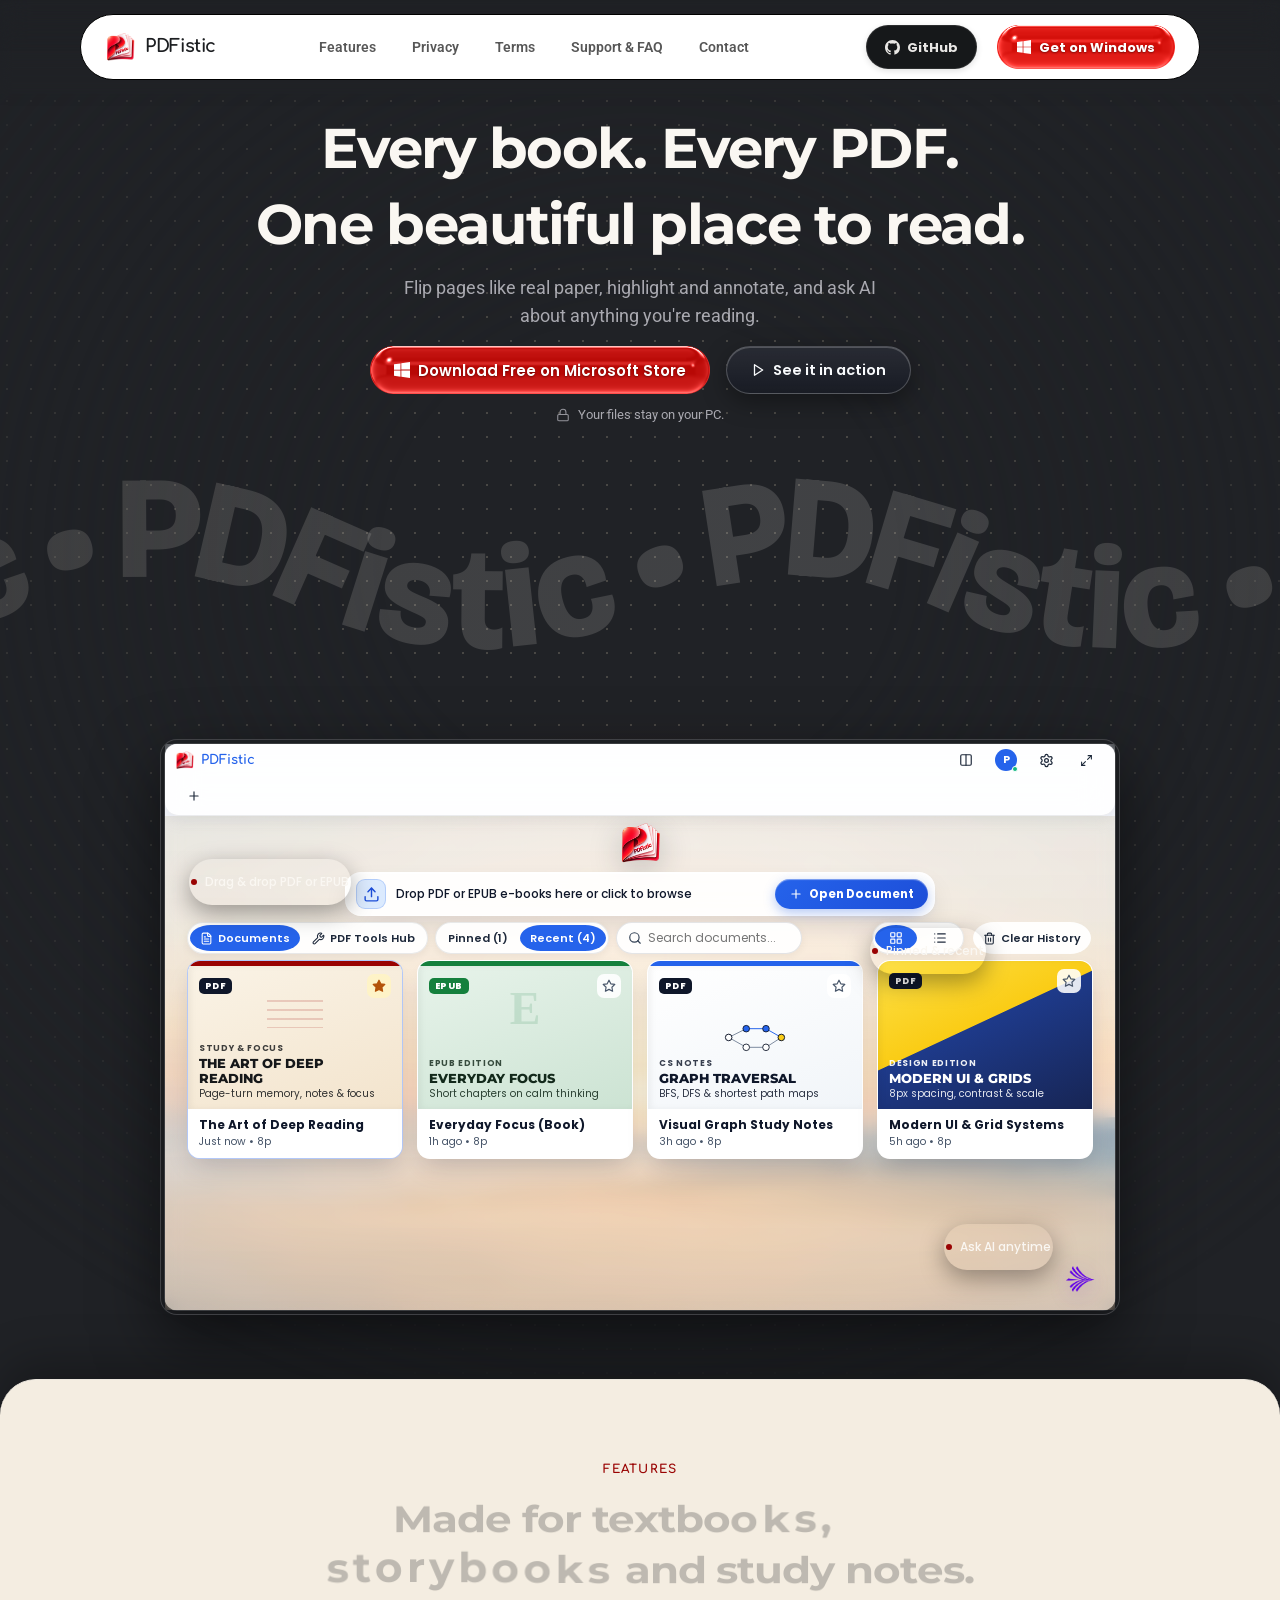
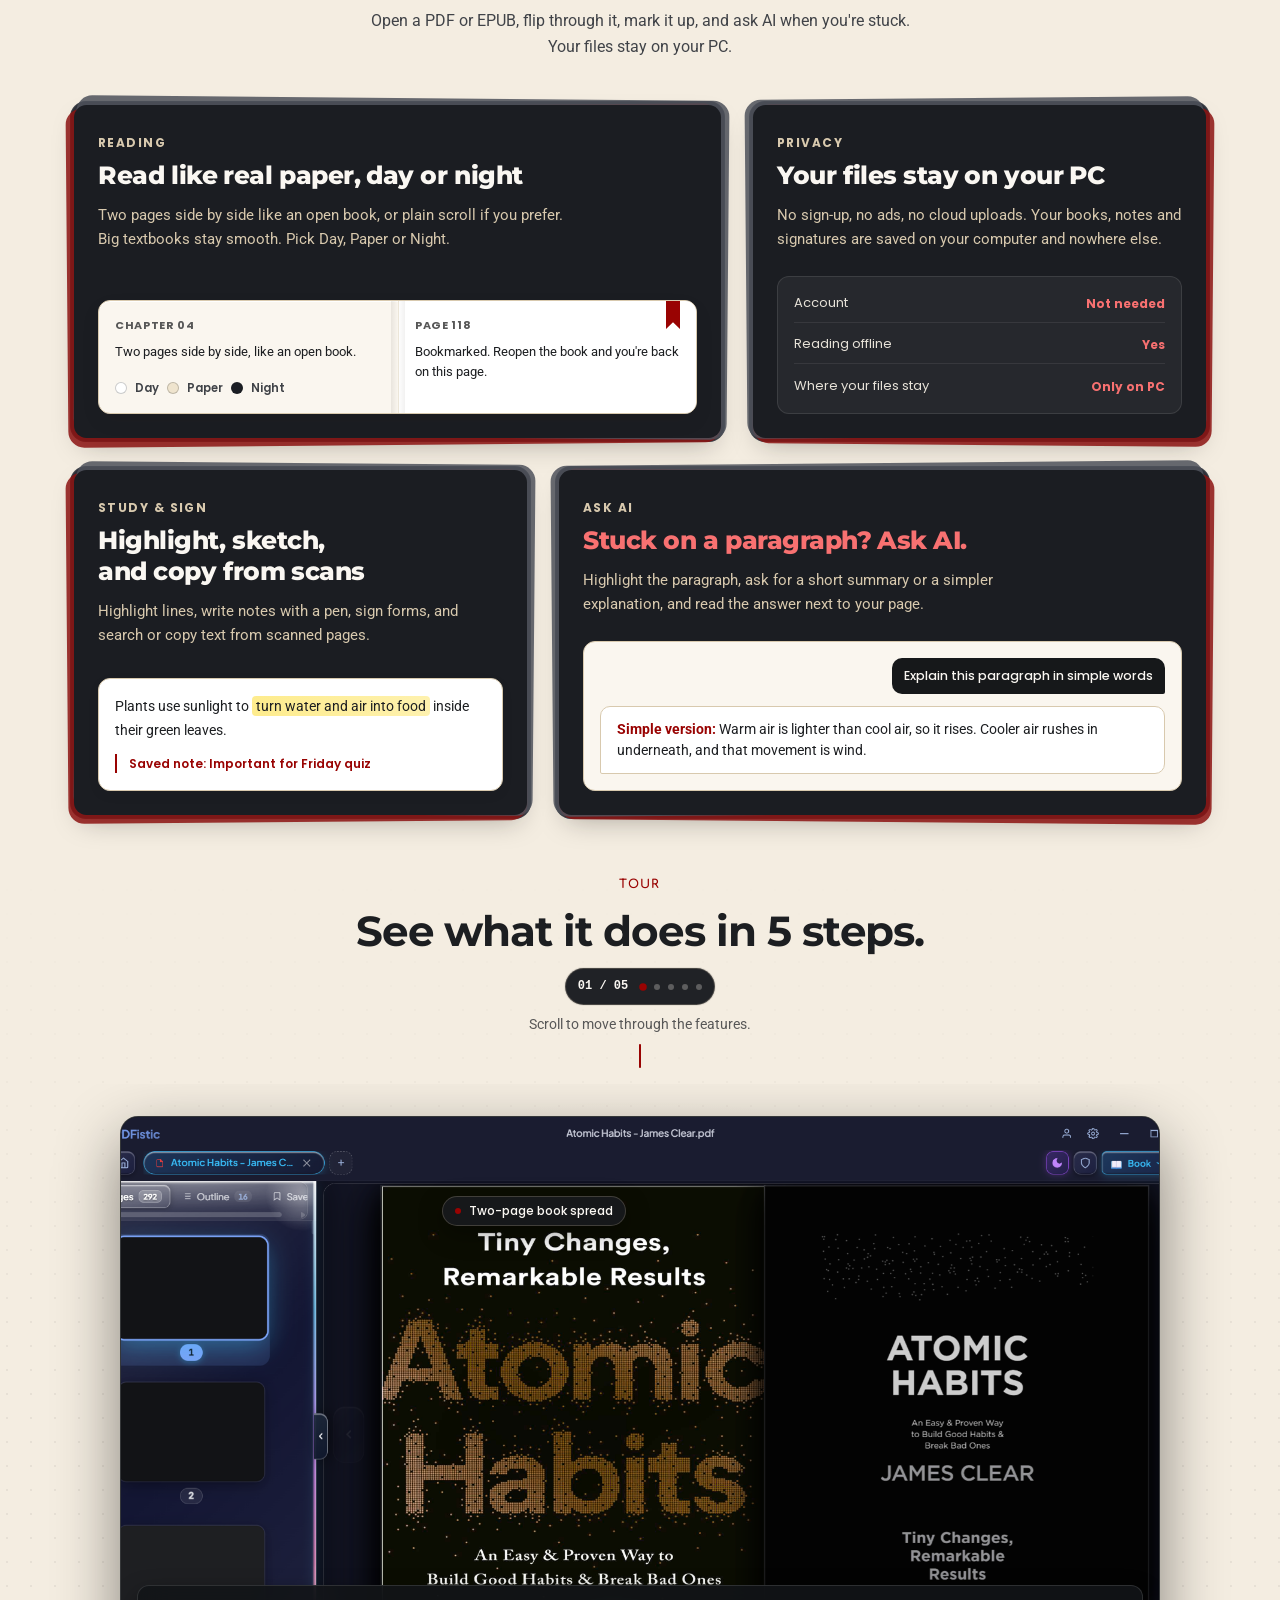
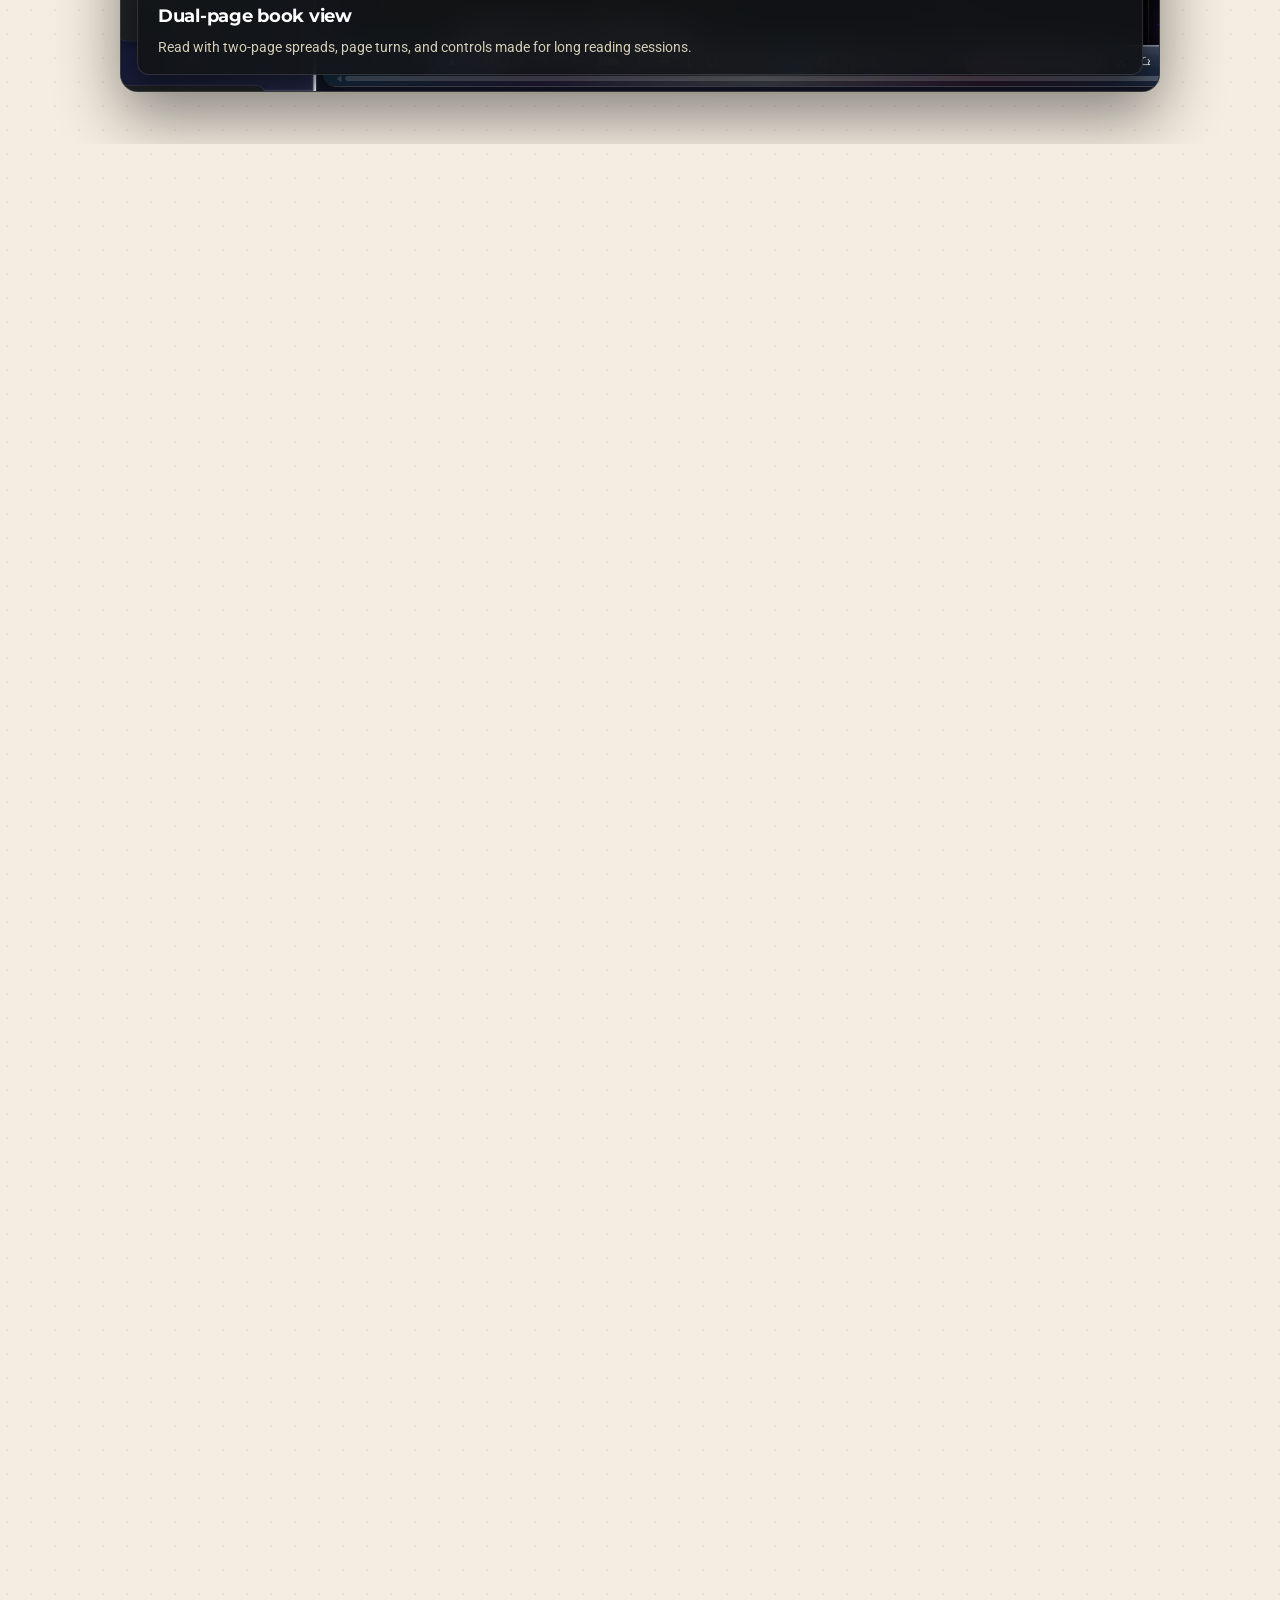
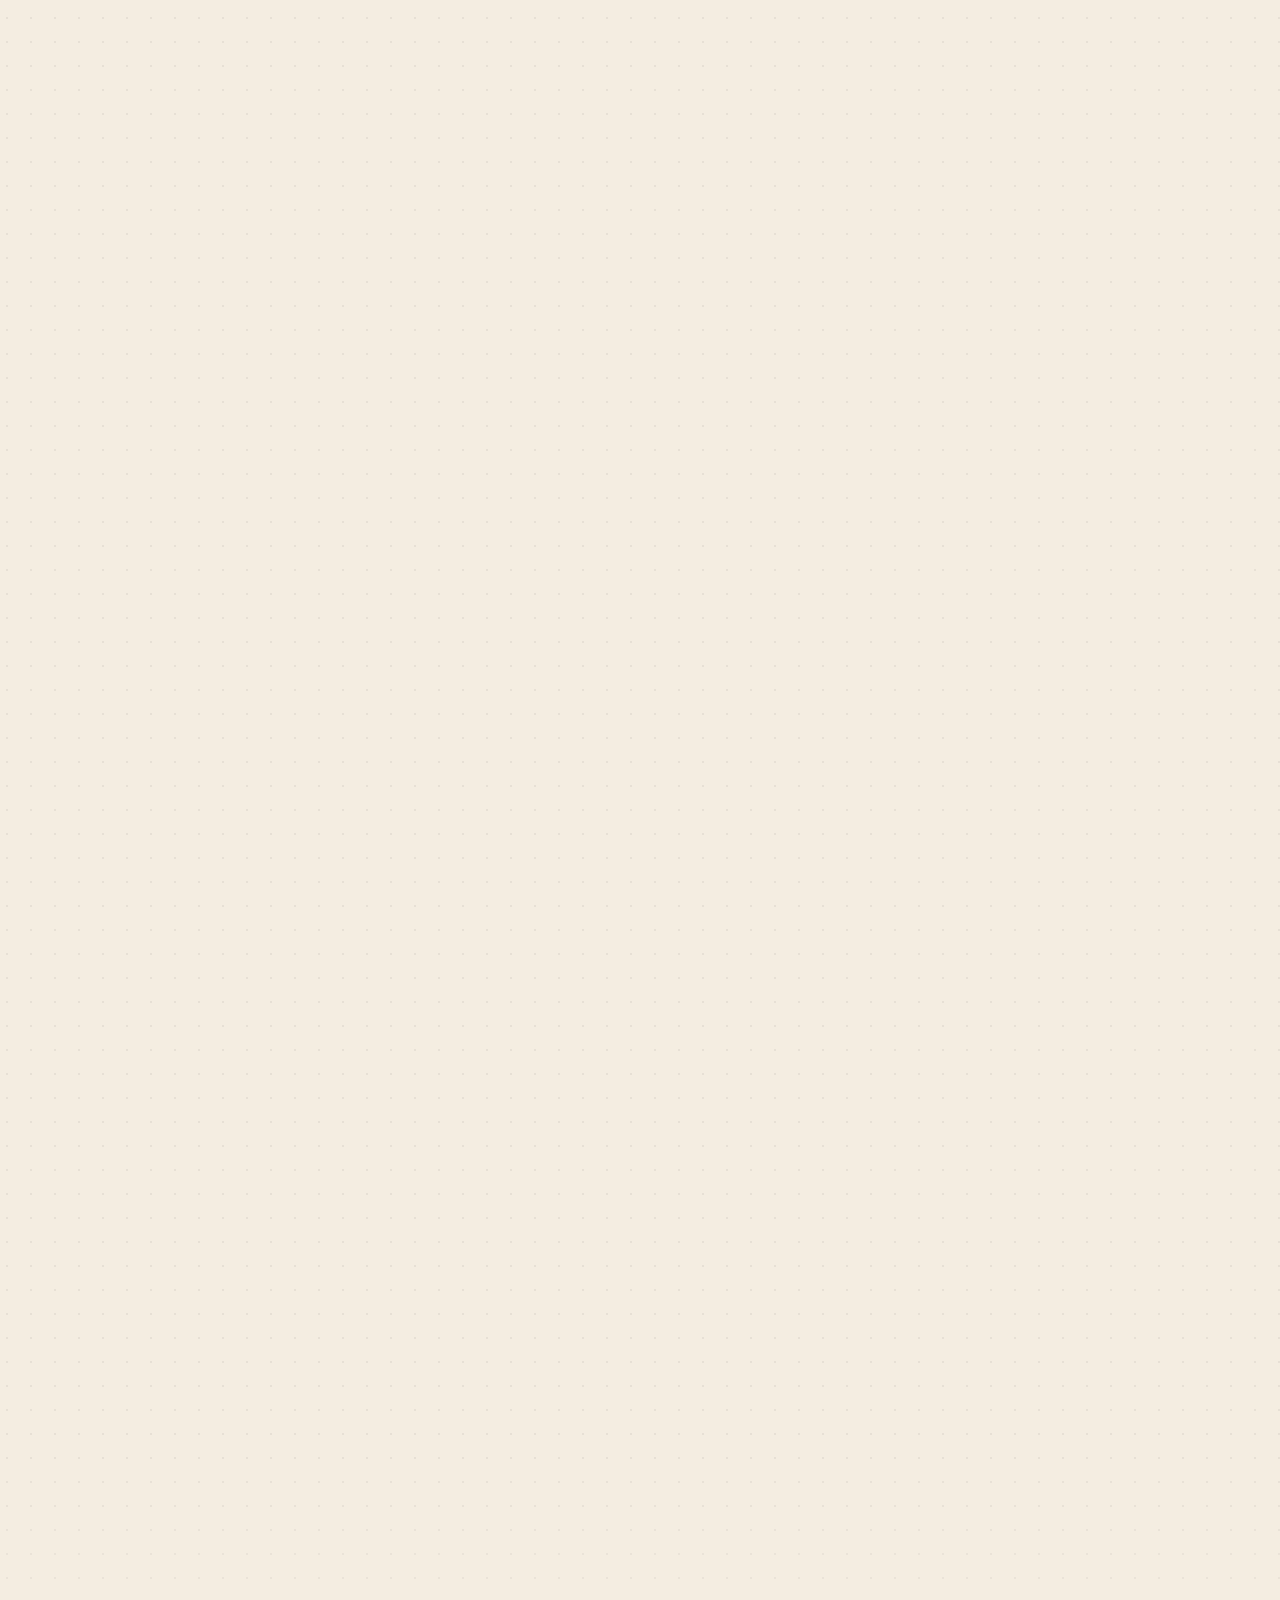
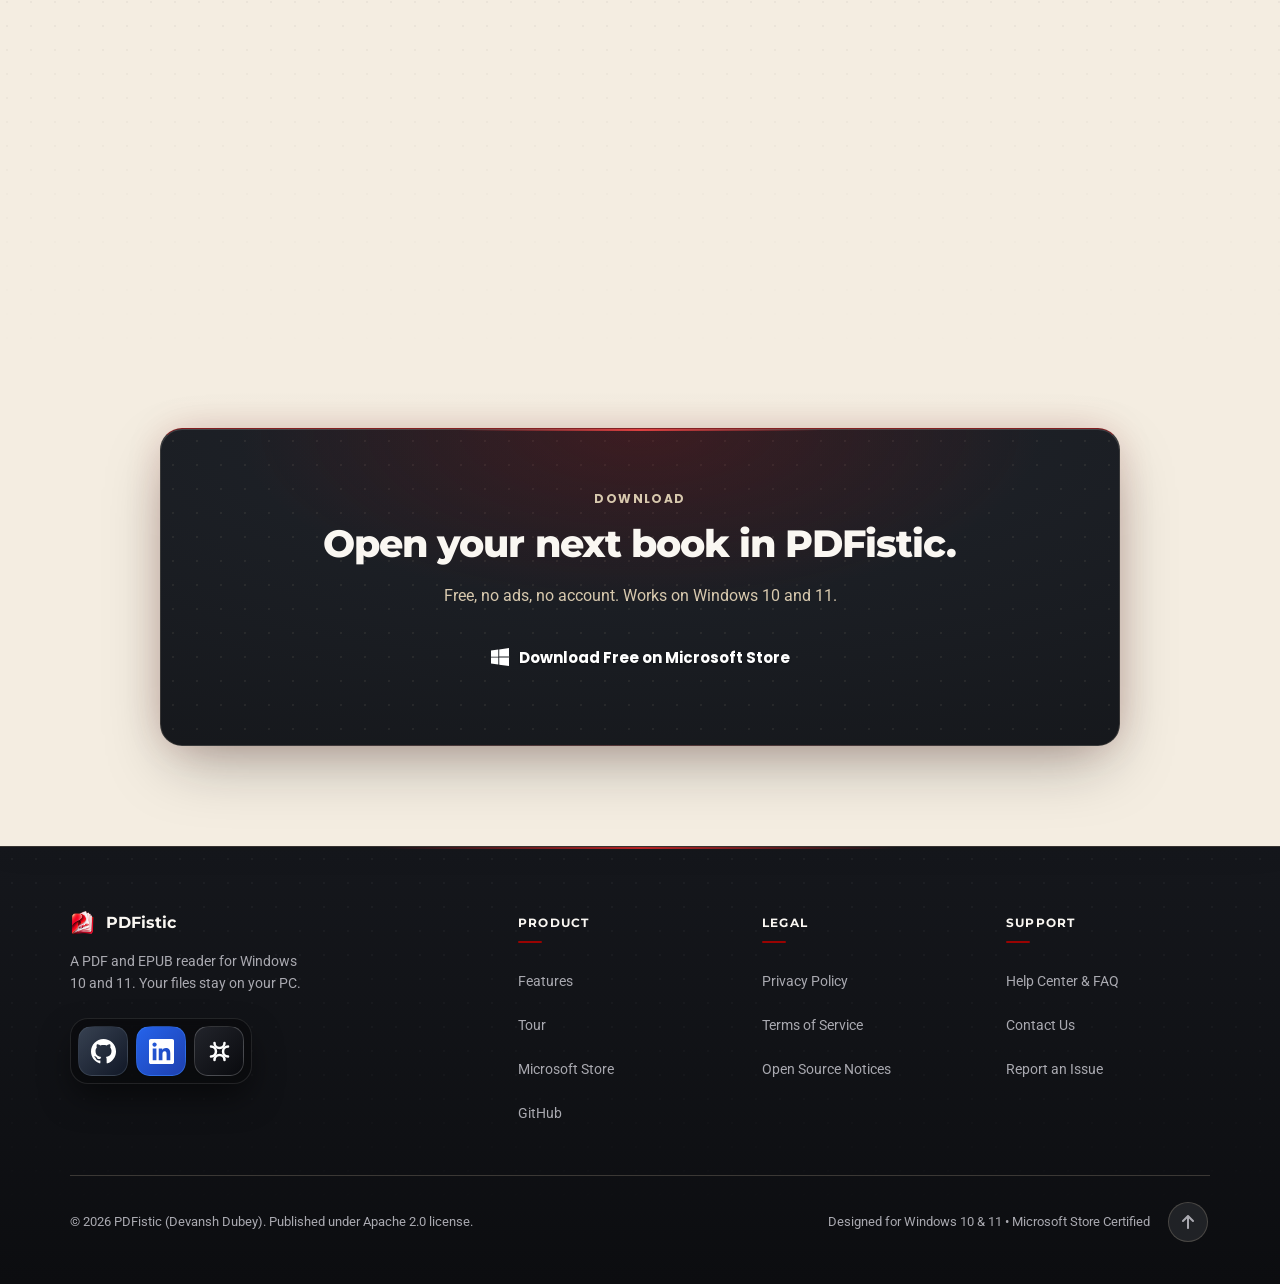
<file: index.html>
<!DOCTYPE html>
 <html lang="en">
 <head>
   <meta charset="UTF-8">
   <meta name="viewport" content="width=device-width, initial-scale=1.0">
   <title>PDFistic - Read books and PDFs beautifully. Page-flip, annotations, and AI built in.</title>
   <meta name="description" content="PDFistic - Read books and PDFs beautifully. Page-flip, annotations, and AI built in. Your files stay on your PC.">
   <meta property="og:title" content="PDFistic - Read books and PDFs beautifully">
   <meta property="og:description" content="Page-flip, annotations, and AI built in. Your files stay on your PC.">
   <meta property="og:type" content="website">
   <link rel="icon" type="image/x-icon" href="favicon.ico">
   <link rel="stylesheet" href="styles.css?v=20261110j">
   <script src="gsap.min.js"></script>
   <script src="ScrollTrigger.min.js"></script>
   <script src="vendor/page-flip/page-flip.browser.js?v=20261110d" defer></script>
   <script src="vendor/pdfjs/pdf.classic.min.js?v=20261110d" defer></script>
   <script src="vendor/pdfjs/pdf.worker.classic.min.js?v=20261110d" defer></script>
   <script src="script.js?v=20261110h" defer></script>
   <script src="zernexa-rag.js?v=20261110d" defer></script>
   <script src="demo.js?v=20261110d" defer></script>
   <script src="venom-button.js?v=20261110d" defer></script>
</head>
<body>

  <!-- Shared Squircle Clip Path -->
  <svg width="0" height="0" style="position: absolute; pointer-events: none;" aria-hidden="true">
    <defs>
      <clipPath id="squircleClip" clipPathUnits="objectBoundingBox">
        <path d="M 0,0.5 C 0,0 0,0 0.5,0 S 1,0 1,0.5 1,1 0.5,1 0,1 0,0.5"></path>
      </clipPath>
    </defs>
  </svg>

  <!-- Floating Navigation Header -->
  <header class="site-header">
    <div class="nav-container">
      <a href="index.html" class="brand-link">
        <img src="icon.png" alt="PDFistic Logo" class="brand-logo">
        <span class="brand-title">PDFistic</span>
      </a>

      <nav>
        <ul class="nav-links" id="primaryNav">
          <li><a href="#features">Features<svg class="skiper-arrow" viewBox="0 0 10 10" fill="none" stroke="currentColor" stroke-width="1.5"><path d="M1 9L9 1m0 0v8m0-8H1"/></svg></a></li>
          <li><a href="privacy.html">Privacy<svg class="skiper-arrow" viewBox="0 0 10 10" fill="none" stroke="currentColor" stroke-width="1.5"><path d="M1 9L9 1m0 0v8m0-8H1"/></svg></a></li>
          <li><a href="terms.html">Terms<svg class="skiper-arrow" viewBox="0 0 10 10" fill="none" stroke="currentColor" stroke-width="1.5"><path d="M1 9L9 1m0 0v8m0-8H1"/></svg></a></li>
          <li><a href="support.html">Support &amp; FAQ<svg class="skiper-arrow" viewBox="0 0 10 10" fill="none" stroke="currentColor" stroke-width="1.5"><path d="M1 9L9 1m0 0v8m0-8H1"/></svg></a></li>
          <li><a href="contact.html">Contact<svg class="skiper-arrow" viewBox="0 0 10 10" fill="none" stroke="currentColor" stroke-width="1.5"><path d="M1 9L9 1m0 0v8m0-8H1"/></svg></a></li>
        </ul>
      </nav>

      <div class="nav-cta-group">
        <a href="https://github.com/devanshd07o/PDFISTIC-v2" target="_blank" rel="noopener noreferrer" class="nav-github-btn btn-17" title="View Source on GitHub">
          <span class="text-container">
            <span class="text">
              <svg width="15" height="15" viewBox="0 0 24 24" fill="currentColor">
                <path d="M12 0C5.37 0 0 5.37 0 12c0 5.31 3.435 9.795 8.205 11.385.6.105.825-.255.825-.57 0-.285-.015-1.23-.015-2.235-3.015.555-3.795-.735-4.035-1.41-.135-.345-.72-1.41-1.23-1.695-.42-.225-1.02-.78-.015-.795.945-.015 1.62.87 1.845 1.23 1.08 1.815 2.805 1.305 3.495.99.105-.78.42-1.305.765-1.605-2.67-.3-5.46-1.335-5.46-5.925 0-1.305.465-2.385 1.23-3.225-.12-.3-.54-1.53.12-3.18 0 0 1.005-.315 3.3 1.23.96-.27 1.98-.405 3-.405s2.04.135 3 .405c2.295-1.56 3.3-1.23 3.3-1.23.66 1.65.24 2.88.12 3.18.765.84 1.23 1.905 1.23 3.225 0 4.605-2.805 5.625-5.475 5.925.435.375.81 1.095.81 2.22 0 1.605-.015 2.895-.015 3.3 0 .315.225.69.825.57A12.02 12.02 0 0024 12c0-6.63-5.37-12-12-12z"/>
              </svg>
              <span>GitHub</span>
            </span>
          </span>
        </a>
        <a href="https://apps.microsoft.com/detail/9PMCFQL187MN?hl=en-us&gl=IN&ocid=pdpshare" class="nav-win-btn">
           <svg width="14" height="14" viewBox="0 0 24 24" fill="currentColor">
             <path d="M0 3.449L9.75 2.1v9.451H0m10.949-9.602L24 0v11.4H10.949M0 12.6h9.75v9.451L0 20.699M10.949 12.6H24V24l-12.949-1.801"/>
           </svg>
           <span>Get on Windows</span>
         </a>
         <button class="nav-toggle-btn" id="mobileMenuToggle" aria-label="Toggle navigation menu" aria-expanded="false" aria-controls="primaryNav">
           <span class="hamburger-bar"></span>
           <span class="hamburger-bar"></span>
           <span class="hamburger-bar"></span>
         </button>
       </div>
     </div>
   </header>
   <div class="nav-backdrop" id="navBackdrop"></div>
 
   <!-- Hero Section (Dark Contrast Architecture) -->
   <main>
     <section class="hero hero-section">
       <div class="hero-pattern" aria-hidden="true"></div>
       <h1 class="hero-title" aria-label="Every book. Every PDF. One beautiful place to read.">
         <span class="direction-hover" data-title="Every book.">
           <span class="dh-track">
             <span class="dh-item dh-accent">Every book.</span>
             <span class="dh-item dh-base">Every book.</span>
             <span class="dh-item dh-accent">Every book.</span>
           </span>
         </span> <span class="direction-hover" data-title="Every PDF.">
           <span class="dh-track">
             <span class="dh-item dh-accent">Every PDF.</span>
             <span class="dh-item dh-base">Every PDF.</span>
             <span class="dh-item dh-accent">Every PDF.</span>
           </span>
         </span>
         <br class="hero-break">
         <span class="direction-hover" data-title="One beautiful place to read.">
           <span class="dh-track">
             <span class="dh-item dh-accent">One beautiful place to read.</span>
             <span class="dh-item dh-base">One beautiful place to read.</span>
             <span class="dh-item dh-accent">One beautiful place to read.</span>
           </span>
         </span>
       </h1>
 
       <p class="hero-subtitle">
         Flip pages like real paper, highlight and annotate, and ask AI about anything you're reading.
       </p>
 
       <div class="hero-actions">
         <a href="https://apps.microsoft.com/detail/9PMCFQL187MN?hl=en-us&gl=IN&ocid=pdpshare" class="btn btn-primary">
           <svg width="16" height="16" viewBox="0 0 24 24" fill="currentColor">
             <path d="M0 3.449L9.75 2.1v9.451H0m10.949-9.602L24 0v11.4H10.949M0 12.6h9.75v9.451L0 20.699M10.949 12.6H24V24l-12.949-1.801"/>
           </svg>
           Download Free on Microsoft Store
         </a>
         <a href="#heroShot" class="menu__button hero-shimmer-btn" id="heroSeeInActionBtn">
           <span class="hero-shimmer-bg" aria-hidden="true"></span>
           <svg width="14" height="14" viewBox="0 0 24 24" fill="none" stroke="currentColor" stroke-width="2.2" stroke-linecap="round" stroke-linejoin="round" aria-hidden="true">
             <polygon points="6 3 20 12 6 21 6 3"/>
           </svg>
           <span class="menu__button-text">See it in action</span>
         </a>
       </div>

       <p class="hero-privacy-note">
         <svg width="14" height="14" viewBox="0 0 24 24" fill="none" stroke="currentColor" stroke-width="1.8" stroke-linecap="round" stroke-linejoin="round" aria-hidden="true">
           <rect x="3" y="11" width="18" height="11" rx="2" ry="2"/>
           <path d="M7 11V7a5 5 0 0 1 10 0v4"/>
         </svg>
         <span>Your files stay on your PC.</span>
       </p>

      <!-- Originkit TextPath Sine-Wave Marquee -->
      <div class="hero-textpath-container" id="heroTextPath"></div>

       <div class="hero-shot" id="heroShot">
         <div class="hero-shot-inner">
           <!-- Pure Seamless 15:9 Live PDFistic Application Frame -->
           <div class="card hero-shot-card hero-showcase-frame">
             <span class="hero-border-beam" aria-hidden="true"></span>
             <span class="hero-shine-rim" aria-hidden="true"></span>

             <div class="hero-screen-well">
               <div class="pdf-demo-app" id="pdfDemoApp" data-demo-theme="light"></div>
             </div>
           </div>
           <!-- Positioned overlay outside demo DOM: Uiverse.io Tooltips by kyle1dev -->
           <div class="hero-callouts" id="heroCallouts" aria-hidden="true">
             <div class="callout callout--drop">
               <span class="callout-dot" aria-hidden="true"></span>
               <span>Drag &amp; drop PDF or EPUB</span>
             </div>
             <div class="callout callout--filter">
               <span class="callout-dot" aria-hidden="true"></span>
               <span>Pinned &amp; recent</span>
             </div>
             <div class="callout callout--ai">
               <span class="callout-dot" aria-hidden="true"></span>
               <span>Ask AI anytime</span>
             </div>
           </div>
         </div>
       </div>
     </section>
 
     <!-- Transition to Bright Warm Ivory / Cream Sheet (Wispr Flow Aesthetic) -->
     <div class="editorial-sheet">
 
       <!-- Features Intro & Editorial Reading Bento -->
        <section class="section-container" id="features">
          <div class="section-header">
            <span class="section-label">FEATURES</span>
            <h2 class="section-title" style="margin-top: 8px;">
              Made for textbooks, storybooks and study notes.
            </h2>
            <p class="section-intro">
              Open a PDF or EPUB, flip through it, mark it up, and ask AI when you're stuck. Your files stay on your PC.
            </p>
          </div>

          <div class="reading-bento">
            <!-- Panel 1: Book Spread & Themes -->
            <article class="uiverse-card bento-panel bento-panel--wide bento-panel--paper">
              <div class="uiverse-card-info bento-panel-inner">
                <div class="bento-copy">
                  <span class="bento-kicker">READING</span>
                  <h3 class="bento-heading">Read like real paper, day or night</h3>
                  <p class="bento-text">
                    Two pages side by side like an open book, or plain scroll if you prefer. Big textbooks stay smooth. Pick Day, Paper or Night.
                  </p>
                </div>
                <div class="bento-book-spread" aria-hidden="true">
                  <div class="bento-book-page">
                    <span class="bento-page-chapter">Chapter 04</span>
                    <p class="bento-page-excerpt">
                      Two pages side by side, like an open book.
                    </p>
                    <div class="bento-theme-swatches">
                      <span class="bento-swatch"><span class="bento-swatch-dot" style="background: #FFFFFF;"></span>Day</span>
                      <span class="bento-swatch"><span class="bento-swatch-dot" style="background: #EFE4CE;"></span>Paper</span>
                      <span class="bento-swatch"><span class="bento-swatch-dot" style="background: #1B1E24;"></span>Night</span>
                    </div>
                  </div>
                  <div class="bento-book-page bento-book-page--right">
                    <span class="bento-book-ribbon"></span>
                    <span class="bento-page-chapter">Page 118</span>
                    <p class="bento-page-excerpt">
                      Bookmarked. Reopen the book and you're back on this page.
                    </p>
                  </div>
                </div>
              </div>
            </article>

            <!-- Panel 2: Dark Contrast Local Privacy -->
            <article class="uiverse-card bento-panel bento-panel--narrow bento-panel--ink">
              <div class="uiverse-card-info bento-panel-inner">
                <div class="bento-copy">
                  <span class="bento-kicker">PRIVACY</span>
                  <h3 class="bento-heading">Your files stay on your PC</h3>
                  <p class="bento-text">
                    No sign-up, no ads, no cloud uploads. Your books, notes and signatures are saved on your computer and nowhere else.
                  </p>
                </div>
                <div class="bento-privacy-meter">
                  <div class="bento-privacy-row">
                    <span>Account</span>
                    <span class="bento-privacy-state">Not needed</span>
                  </div>
                  <div class="bento-privacy-row">
                    <span>Reading offline</span>
                    <span class="bento-privacy-state">Yes</span>
                  </div>
                  <div class="bento-privacy-row">
                    <span>Where your files stay</span>
                    <span class="bento-privacy-state">Only on PC</span>
                  </div>
                </div>
              </div>
            </article>

            <!-- Panel 3: Highlight, Write & Copy Scanned Text -->
            <article class="uiverse-card bento-panel bento-panel--narrow bento-panel--sand">
              <div class="uiverse-card-info bento-panel-inner">
                <div class="bento-copy">
                  <span class="bento-kicker">STUDY &amp; SIGN</span>
                  <h3 class="bento-heading">Highlight, sketch, and copy from scans</h3>
                  <p class="bento-text">
                    Highlight lines, write notes with a pen, sign forms, and search or copy text from scanned pages.
                  </p>
                </div>
                <div class="bento-highlight-sheet" aria-hidden="true">
                  <p class="bento-highlight-line">
                    Plants use sunlight to <span class="bento-marker">turn water and air into food</span> inside their green leaves.
                  </p>
                  <div class="bento-margin-note">Saved note: Important for Friday quiz</div>
                </div>
              </div>
            </article>

            <!-- Panel 4: Friendly AI Reading Assistant -->
            <article class="uiverse-card bento-panel bento-panel--wide bento-panel--paper">
              <div class="uiverse-card-info bento-panel-inner">
                <div class="bento-copy">
                  <span class="bento-kicker">ASK AI</span>
                  <h3 class="bento-heading">Stuck on a paragraph? Ask AI.</h3>
                  <p class="bento-text">
                    Highlight the paragraph, ask for a short summary or a simpler explanation, and read the answer next to your page.
                  </p>
                </div>
                <div class="bento-ai-preview" aria-hidden="true">
                  <div class="bento-ai-prompt">Explain this paragraph in simple words</div>
                  <div class="bento-ai-reply">
                    <strong>Simple version:</strong> Warm air is lighter than cool air, so it rises. Cooler air rushes in underneath, and that movement is wind.
                  </div>
                </div>
              </div>
            </article>
          </div>
        </section>
 
       <!-- Interactive Sticky Card Showcase -->
       <section class="skiper17-container" id="tour">
         <div class="skiper17-header">
           <span class="section-label">TOUR</span>
           <h2 class="section-title">See what it does in 5 steps.</h2>
           <div class="skiper17-scroll-indicator">
             <div class="skiper17-step-readout" aria-live="polite">
               <span id="tourStepCounter">01 / 05</span>
               <span class="step-dots" id="tourStepDots" aria-hidden="true">
                 <span class="step-dot is-active"></span>
                 <span class="step-dot"></span>
                 <span class="step-dot"></span>
                 <span class="step-dot"></span>
                 <span class="step-dot"></span>
               </span>
             </div>
             <span class="skiper17-scroll-text">Scroll to move through the features.</span>
             <div class="skiper17-scroll-line" aria-hidden="true"></div>
           </div>
         </div>
 
         <div class="sticky-cards-stage">
           <div class="sticky-cards-frame">
                        <div class="skiper17-cards-list">
              <!-- Card 0: Dual-Page Book View -->
              <div class="skiper17-card-item active" data-index="0">
                <div class="showcase-window">
                  <img src="assets/screenshots/book_flip.png" alt="Dual-Page Book View in PDFistic" class="showcase-img" loading="eager">
                  <div class="showcase-caption">
                    <h3 class="showcase-title">Dual-page book view</h3>
                    <p class="showcase-desc">Read with two-page spreads, page turns, and controls made for long reading sessions.</p>
                  </div>
                </div>
              </div>

              <!-- Card 1: Side-by-Side Comparison -->
              <div class="skiper17-card-item" data-index="1">
                <div class="showcase-window">
                  <img src="assets/screenshots/pdf_canvas.png" alt="Side-by-Side Comparison View in PDFistic" class="showcase-img" loading="eager">
                  <div class="showcase-caption">
                    <h3 class="showcase-title">Side-by-side document comparison</h3>
                    <p class="showcase-desc">Open two documents next to each other with synced scrolling so you can compare pages and notes.</p>
                  </div>
                </div>
              </div>

              <!-- Card 2: Copy Text & AI Assistant -->
              <div class="skiper17-card-item" data-index="2">
                <div class="showcase-window">
                  <img src="assets/screenshots/ai_copilot.png" alt="AI Assistant and Scan Text Copy in PDFistic" class="showcase-img" loading="eager">
                  <div class="showcase-caption">
                    <h3 class="showcase-title">Copy text from scans &amp; ask AI</h3>
                    <p class="showcase-desc">Ask questions about hard passages, summarize chapters, and copy or search words even inside scanned pages.</p>
                  </div>
                </div>
              </div>

              <!-- Card 3: Complete Local Privacy -->
              <div class="skiper17-card-item" data-index="3">
                <div class="showcase-window">
                  <img src="assets/screenshots/settings_suite.png" alt="Privacy & Security Settings in PDFistic" class="showcase-img" loading="eager">
                  <div class="showcase-caption">
                    <h3 class="showcase-title">Privacy on your PC</h3>
                    <p class="showcase-desc">Your books and notes never leave your Windows PC. Nothing tracks what you read, and your saved keys stay locked on your device.</p>
                  </div>
                </div>
              </div>

              <!-- Card 4: Day & Night Reading -->
              <div class="skiper17-card-item" data-index="4">
                <div class="showcase-window">
                  <img src="assets/screenshots/light_mode.png" alt="Comfortable Day and Night Themes in PDFistic" class="showcase-img" loading="eager">
                  <div class="showcase-caption">
                    <h3 class="showcase-title">Day &amp; night reading</h3>
                    <p class="showcase-desc">Protect your eyes at any hour by switching between daylight contrast, warm paper, and dark mode.</p>
                  </div>
                </div>
              </div>
            </div>
            <!-- Outer per-step callout overlay (Tooltips/kyle1dev_quiet-cougar-91.html) -->
            <div class="tour-callouts" id="tourCallouts" aria-hidden="true">
              <div class="callout callout--step-1 is-active-callout" data-tour-step="1">
                <span class="callout-dot" aria-hidden="true"></span>
                <span>Two-page book spread</span>
              </div>
              <div class="callout callout--step-2" data-tour-step="2">
                <span class="callout-dot" aria-hidden="true"></span>
                <span>Single-page reader view</span>
              </div>
              <div class="callout callout--step-3" data-tour-step="3">
                <span class="callout-dot" aria-hidden="true"></span>
                <span>Docked AI copilot</span>
              </div>
              <div class="callout callout--step-4" data-tour-step="4">
                <span class="callout-dot" aria-hidden="true"></span>
                <span>Theme &amp; font settings</span>
              </div>
              <div class="callout callout--step-5" data-tour-step="5">
                <span class="callout-dot" aria-hidden="true"></span>
                <span>Light reading theme</span>
              </div>
            </div>
          </div>
        </div>
      </section>
 
         <!-- Microsoft Store Download CTA Banner -->
        <div class="bottom-cta-banner">
          <div class="bottom-cta-inner">
            <span class="bottom-cta-eyebrow">DOWNLOAD</span>
            <h2>Open your next book in PDFistic.</h2>
            <p>
              Free, no ads, no account. Works on Windows 10 and 11.
            </p>
            <div class="bottom-cta-actions">
              <a href="https://apps.microsoft.com/detail/9PMCFQL187MN?hl=en-us&gl=IN&ocid=pdpshare" class="btn btn-cream-primary">
                <svg width="18" height="18" viewBox="0 0 24 24" fill="currentColor" aria-hidden="true">
                  <path d="M0 3.449L9.75 2.1v9.451H0m10.949-9.602L24 0v11.4H10.949M0 12.6h9.75v9.451L0 20.699M10.949 12.6H24V24l-12.949-1.801"/>
                </svg>
                <span>Download Free on Microsoft Store</span>
              </a>
            </div>
          </div>
        </div>

     </div>
   </main>

  <!-- Official Footer -->
  <footer class="footer site-footer">
    <div class="footer-container">
      <div class="footer-col-brand">
        <div class="footer-brand-head">
          <img src="icon.png" alt="PDFistic" class="footer-brand-logo">
          <span class="footer-brand-name">PDFistic</span>
        </div>
        <p>
          A PDF and EPUB reader for Windows 10 and 11. Your files stay on your PC.
        </p>
        <div class="squircle-dock-wrap">
          <div class="squircle-dock-backdrop"></div>
          <div class="squircle-dock-items">
            <div class="squircle-dock-item">
              <a href="https://github.com/devanshd07o/PDFISTIC-v2" target="_blank" rel="noopener noreferrer" class="squircle-btn btn-gh" aria-label="GitHub">
                <svg viewBox="0 0 24 24" fill="currentColor" aria-hidden="true"><path d="M12 0c-6.626 0-12 5.373-12 12 0 5.302 3.438 9.8 8.207 11.387.599.111.793-.261.793-.577v-2.234c-3.338.726-4.033-1.416-4.033-1.416-.546-1.387-1.333-1.756-1.333-1.756-1.089-.745.083-.729.083-.729 1.205.084 1.839 1.237 1.839 1.237 1.07 1.834 2.807 1.304 3.492.997.107-.775.418-1.305.762-1.604-2.665-.305-5.46-1.334-5.46-5.931 0-1.311.469-2.381 1.236-3.221-.124-.303-.535-1.524.117-3.176 0 0 1.008-.322 3.301 1.23.957-.266 1.983-.399 3.003-.404 1.02.005 2.047.138 3.006.404 2.291-1.552 3.297-1.23 3.297-1.23.653 1.653.242 2.874.118 3.176.77.84 1.235 1.911 1.235 3.221 0 4.609-2.807 5.624-5.479 5.921.43.372.823 1.102.823 2.222v3.293c0 .319.192.694.801.576 4.765-1.589 8.199-6.086 8.199-11.386 0-6.627-5.373-12-12-12z"></path></svg>
              </a>
              <span class="footer-tooltip" aria-hidden="true">GitHub</span>
            </div>
            <div class="squircle-dock-item">
              <a href="https://linkedin.com" target="_blank" rel="noopener noreferrer" class="squircle-btn btn-li" aria-label="LinkedIn">
                <svg viewBox="0 0 24 24" fill="currentColor" aria-hidden="true"><path d="M20.447 20.452h-3.554v-5.569c0-1.328-.027-3.037-1.852-3.037-1.853 0-2.136 1.445-2.136 2.939v5.667H9.351V9h3.414v1.561h.046c.477-.9 1.637-1.85 3.37-1.85 3.601 0 4.267 2.37 4.267 5.455v6.286zM5.337 7.433c-1.144 0-2.063-.926-2.063-2.065 0-1.138.92-2.063 2.063-2.063 1.14 0 2.064.925 2.064 2.063 0 1.139-.925 2.065-2.064 2.065zm1.782 13.019H3.555V9h3.564v11.452zM22.225 0H1.771C.792 0 0 .774 0 1.729v20.542C0 23.227.792 24 1.771 24h20.451C23.2 24 24 23.227 24 22.271V1.729C24 .774 23.2 0 22.222 0h.003z"></path></svg>
              </a>
              <span class="footer-tooltip" aria-hidden="true">LinkedIn</span>
            </div>
            <div class="squircle-dock-item">
              <a href="https://github.com/devanshd07o/CLAUZEY-V1" target="_blank" rel="noopener noreferrer" class="squircle-btn btn-cz" aria-label="Clauzey">
                <svg viewBox="0 0 24 24" fill="none" stroke="currentColor" stroke-width="2.4" stroke-linecap="round" aria-hidden="true">
                  <path d="M7.2 3.8a4.8 4.8 0 0 0 9.6 0"></path>
                  <path d="M20.2 7.2a4.8 4.8 0 0 0 0 9.6"></path>
                  <path d="M16.8 20.2a4.8 4.8 0 0 0-9.6 0"></path>
                  <path d="M3.8 16.8a4.8 4.8 0 0 0 0-9.6"></path>
                </svg>
              </a>
              <span class="footer-tooltip" aria-hidden="true">Clauzey</span>
            </div>
          </div>
        </div>
      </div>

      <div class="footer-col">
        <h4>Product</h4>
        <ul class="footer-links">
          <li><a href="index.html#features"><span class="footer-link-label">Features</span></a></li>
          <li><a href="index.html#tour"><span class="footer-link-label">Tour</span></a></li>
          <li><a href="https://apps.microsoft.com/detail/9PMCFQL187MN?hl=en-us&gl=IN&ocid=pdpshare"><span class="footer-link-label">Microsoft Store</span></a></li>
          <li><a href="https://github.com/devanshd07o/PDFISTIC-v2"><span class="footer-link-label">GitHub</span></a></li>
        </ul>
      </div>

      <div class="footer-col">
        <h4>Legal</h4>
        <ul class="footer-links">
          <li><a href="privacy.html"><span class="footer-link-label">Privacy Policy</span></a></li>
          <li><a href="terms.html"><span class="footer-link-label">Terms of Service</span></a></li>
          <li><a href="licenses.html"><span class="footer-link-label">Open Source Notices</span></a></li>
        </ul>
      </div>

      <div class="footer-col">
        <h4>Support</h4>
        <ul class="footer-links">
          <li><a href="support.html"><span class="footer-link-label">Help Center &amp; FAQ</span></a></li>
          <li><a href="contact.html"><span class="footer-link-label">Contact Us</span></a></li>
          <li><a href="https://github.com/devanshd07o/PDFISTIC-v2/issues"><span class="footer-link-label">Report an Issue</span></a></li>
        </ul>
      </div>
    </div>

    <div class="footer-bottom">
      <div>&copy; 2026 PDFistic (Devansh Dubey). Published under Apache 2.0 license.</div>
      <div class="footer-bottom-right">
        <div>Designed for Windows 10 &amp; 11 &bull; Microsoft Store Certified</div>
        <button type="button" class="to-top" aria-label="Back to top">
          <svg viewBox="0 0 384 512" aria-hidden="true"><path d="M214.6 41.4c-12.5-12.5-32.8-12.5-45.3 0l-160 160c-12.5 12.5-12.5 32.8 0 45.3s32.8 12.5 45.3 0L160 141.2V448c0 17.7 14.3 32 32 32s32-14.3 32-32V141.2L329.4 246.6c12.5 12.5 32.8 12.5 45.3 0s12.5-32.8 0-45.3l-160-160z"></path></svg>
          <span class="footer-tooltip" aria-hidden="true">Back to top</span>
        </button>
      </div>
    </div>
  </footer>

</body>
</html>
</file>
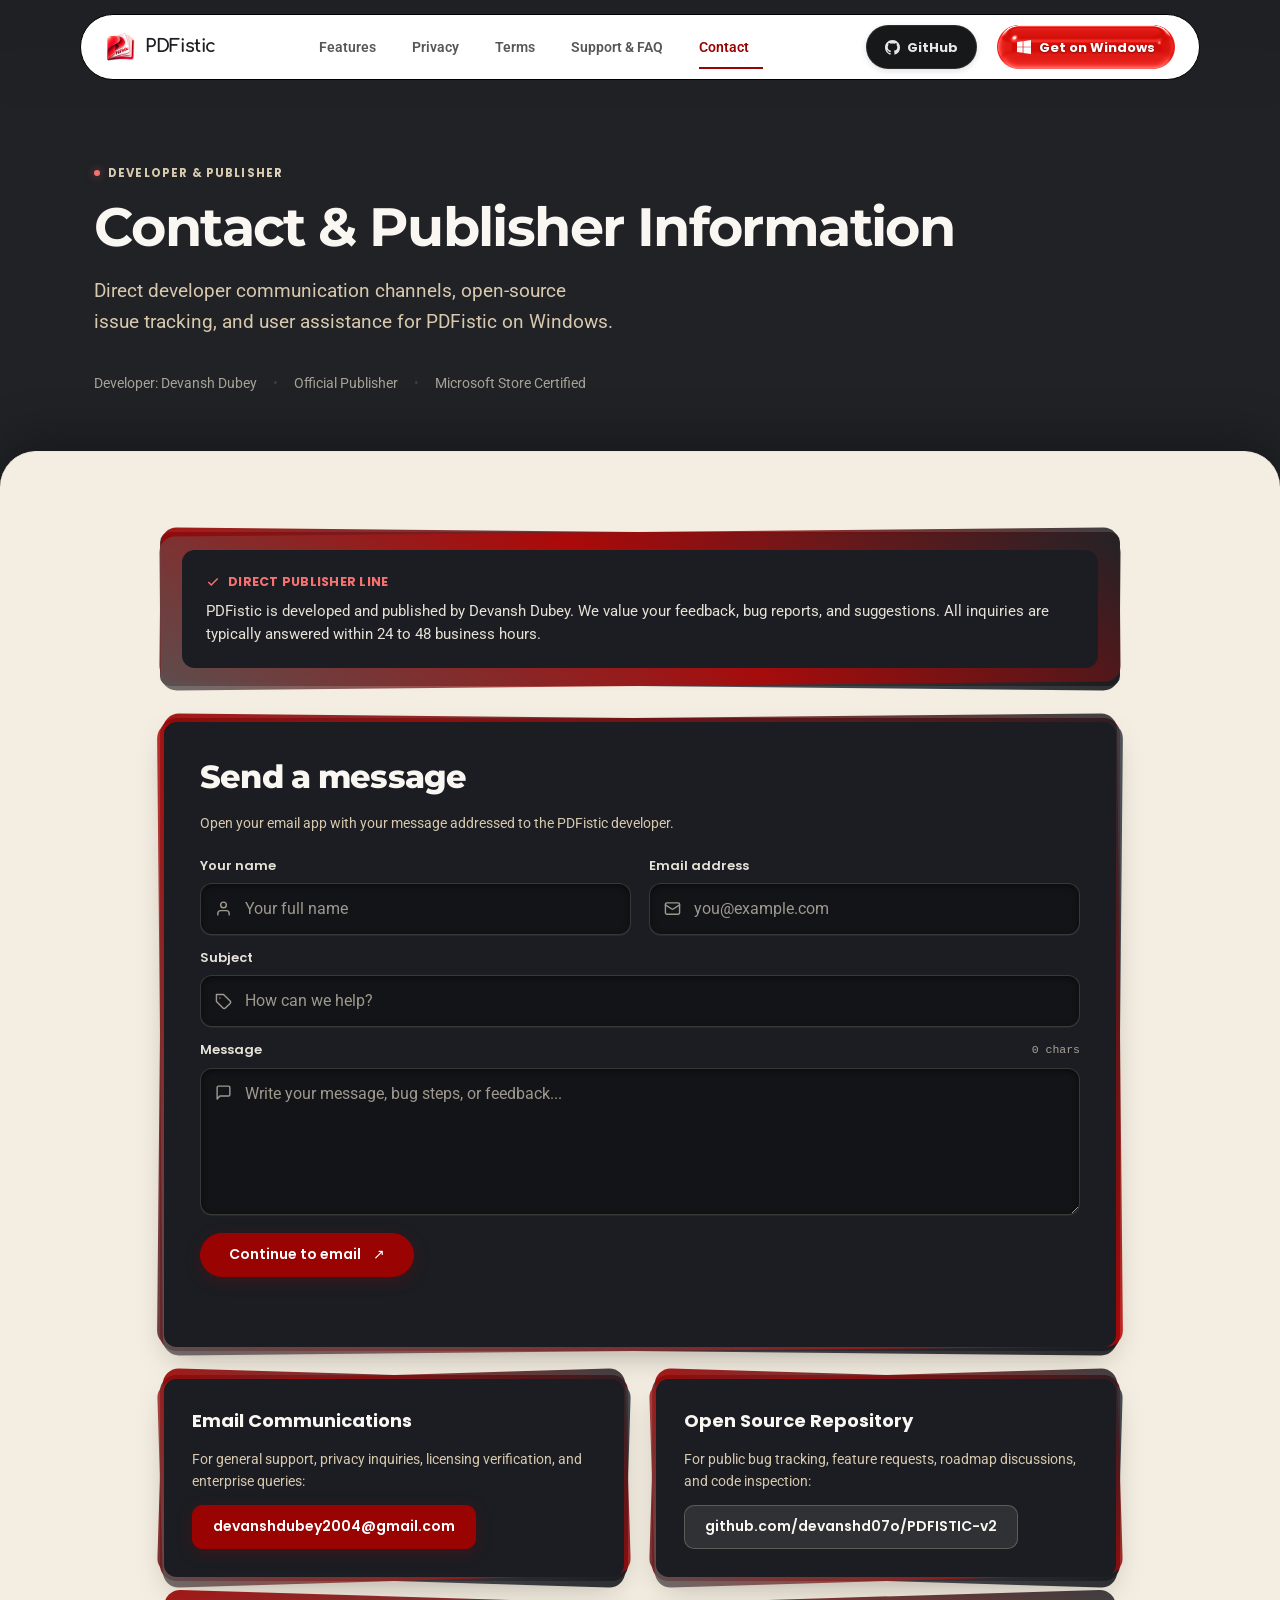
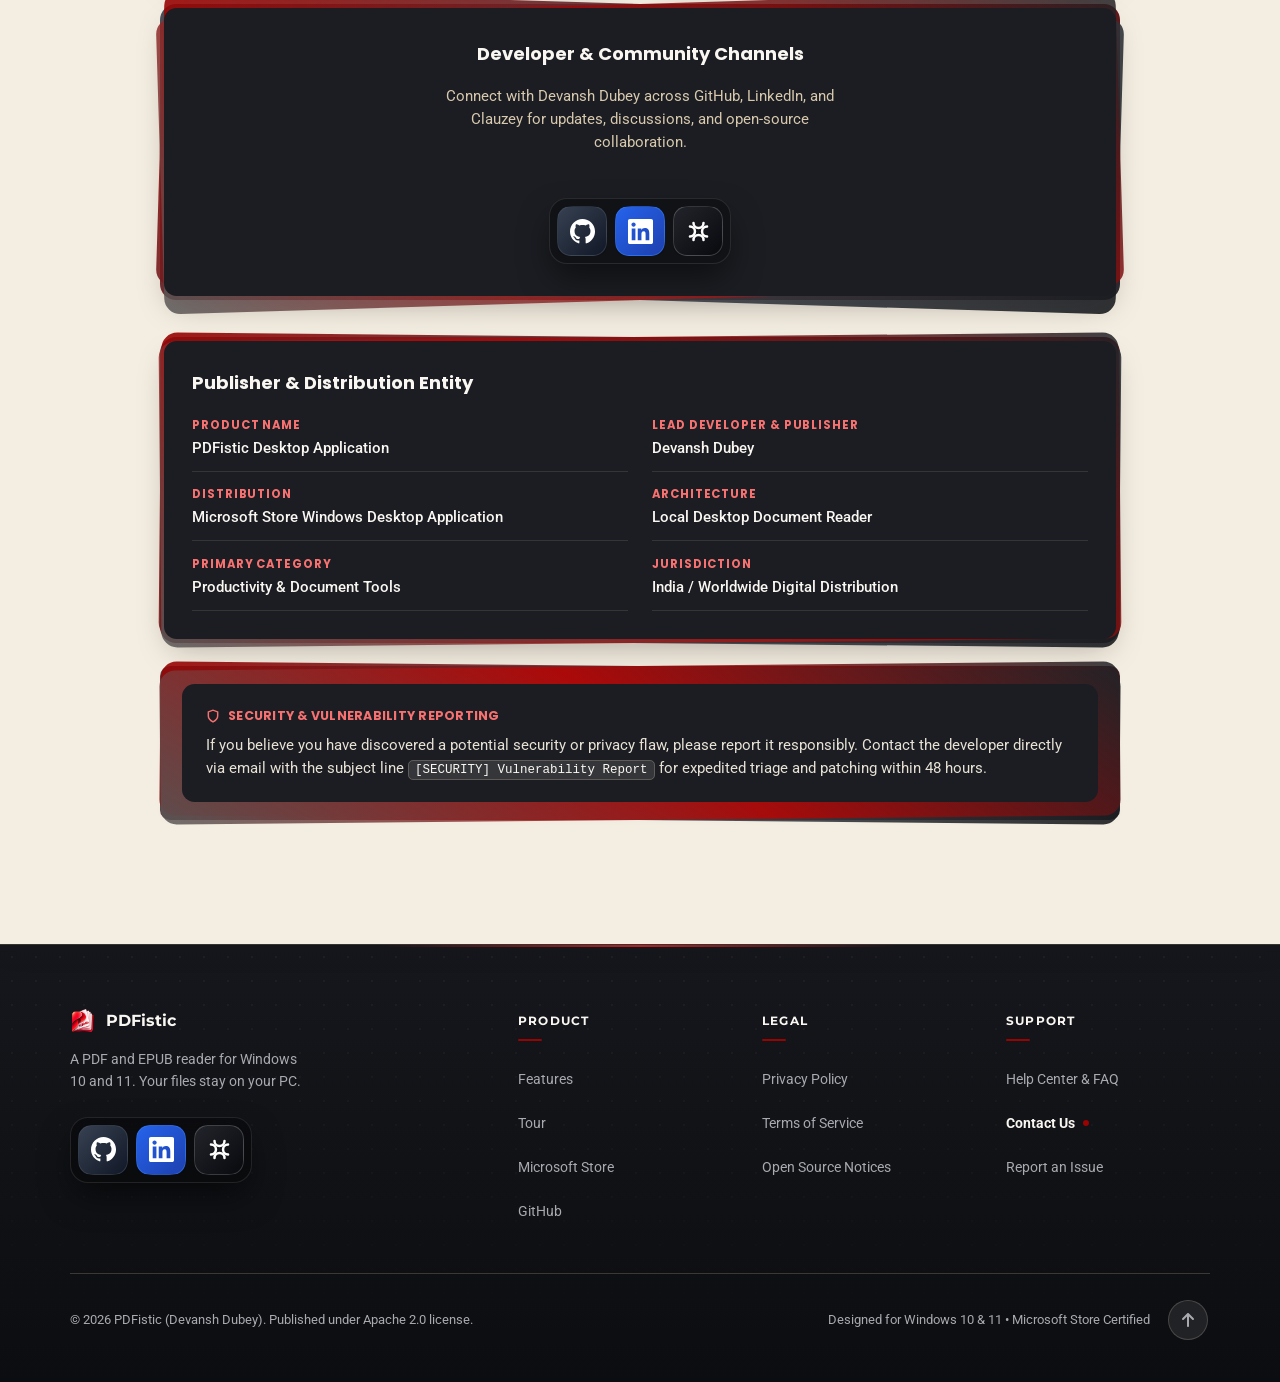
<file: contact.html>
<!DOCTYPE html>
<html lang="en">
<head>
  <meta charset="UTF-8">
  <meta name="viewport" content="width=device-width, initial-scale=1.0">
  <title>Contact Information - PDFistic</title>
  <meta name="description" content="Official developer and customer support contact channels for PDFistic desktop application.">
  <link rel="icon" type="image/x-icon" href="favicon.ico">
  <link rel="stylesheet" href="styles.css">
  <script src="script.js" defer></script>
  <script src="venom-button.js" defer></script>
</head>
<body>

  <!-- Shared Squircle Clip Path -->
  <svg width="0" height="0" style="position: absolute; pointer-events: none;" aria-hidden="true">
    <defs>
      <clipPath id="squircleClip" clipPathUnits="objectBoundingBox">
        <path d="M 0,0.5 C 0,0 0,0 0.5,0 S 1,0 1,0.5 1,1 0.5,1 0,1 0,0.5"></path>
      </clipPath>
    </defs>
  </svg>

  <!-- Floating Docked Navigation Header (Wispr Flow Style) -->
  <header class="site-header">
    <div class="nav-container">
      <a href="index.html" class="brand-link">
        <img src="icon.png" alt="PDFistic Logo" class="brand-logo">
        <span class="brand-title">PDFistic</span>
      </a>

      <nav>
        <ul class="nav-links" id="primaryNav">
          <li><a href="index.html#features">Features<svg class="skiper-arrow" viewBox="0 0 10 10" fill="none" stroke="currentColor" stroke-width="1.5"><path d="M1 9L9 1m0 0v8m0-8H1"/></svg></a></li>
          <li><a href="privacy.html">Privacy<svg class="skiper-arrow" viewBox="0 0 10 10" fill="none" stroke="currentColor" stroke-width="1.5"><path d="M1 9L9 1m0 0v8m0-8H1"/></svg></a></li>
          <li><a href="terms.html">Terms<svg class="skiper-arrow" viewBox="0 0 10 10" fill="none" stroke="currentColor" stroke-width="1.5"><path d="M1 9L9 1m0 0v8m0-8H1"/></svg></a></li>
          <li><a href="support.html">Support &amp; FAQ<svg class="skiper-arrow" viewBox="0 0 10 10" fill="none" stroke="currentColor" stroke-width="1.5"><path d="M1 9L9 1m0 0v8m0-8H1"/></svg></a></li>
          <li><a href="contact.html" class="active">Contact<svg class="skiper-arrow" viewBox="0 0 10 10" fill="none" stroke="currentColor" stroke-width="1.5"><path d="M1 9L9 1m0 0v8m0-8H1"/></svg></a></li>
        </ul>
      </nav>

      <div class="nav-cta-group">
        <a href="https://github.com/devanshd07o/PDFISTIC-v2" target="_blank" rel="noopener noreferrer" class="nav-github-btn btn-17" title="View Source on GitHub">
          <span class="text-container">
            <span class="text">
              <svg width="15" height="15" viewBox="0 0 24 24" fill="currentColor">
                <path d="M12 0C5.37 0 0 5.37 0 12c0 5.31 3.435 9.795 8.205 11.385.6.105.825-.255.825-.57 0-.285-.015-1.23-.015-2.235-3.015.555-3.795-.735-4.035-1.41-.135-.345-.72-1.41-1.23-1.695-.42-.225-1.02-.78-.015-.795.945-.015 1.62.87 1.845 1.23 1.08 1.815 2.805 1.305 3.495.99.105-.78.42-1.305.765-1.605-2.67-.3-5.46-1.335-5.46-5.925 0-1.305.465-2.385 1.23-3.225-.12-.3-.54-1.53.12-3.18 0 0 1.005-.315 3.3 1.23.96-.27 1.98-.405 3-.405s2.04.135 3 .405c2.295-1.56 3.3-1.23 3.3-1.23.66 1.65.24 2.88.12 3.18.765.84 1.23 1.905 1.23 3.225 0 4.605-2.805 5.625-5.475 5.925.435.375.81 1.095.81 2.22 0 1.605-.015 2.895-.015 3.3 0 .315.225.69.825.57A12.02 12.02 0 0024 12c0-6.63-5.37-12-12-12z"/>
              </svg>
              <span>GitHub</span>
            </span>
          </span>
        </a>
        <a href="https://apps.microsoft.com/detail/9PMCFQL187MN?hl=en-us&gl=IN&ocid=pdpshare" class="nav-win-btn">
          <svg width="14" height="14" viewBox="0 0 24 24" fill="currentColor">
            <path d="M0 3.449L9.75 2.1v9.451H0m10.949-9.602L24 0v11.4H10.949M0 12.6h9.75v9.451L0 20.699M10.949 12.6H24V24l-12.949-1.801"/>
          </svg>
          <span>Get on Windows</span>
        </a>
        <button class="nav-toggle-btn" id="mobileMenuToggle" aria-label="Toggle navigation menu" aria-expanded="false" aria-controls="primaryNav">
          <span class="hamburger-bar"></span>
          <span class="hamburger-bar"></span>
          <span class="hamburger-bar"></span>
        </button>
      </div>
    </div>
  </header>
  <div class="nav-backdrop" id="navBackdrop"></div>

  <!-- Editorial Hero Section (Dark Contrast Architecture) -->
  <main>
    <section class="editorial-hero">
      <div class="doc-eyebrow"><span class="doc-eyebrow-dot" aria-hidden="true"></span><span>Developer &amp; Publisher</span></div>
      <h1 class="editorial-title">
        Contact &amp; Publisher Information
      </h1>

      <p class="editorial-subtitle">
        Direct developer communication channels, open-source issue tracking, and user assistance for PDFistic on Windows.
      </p>

      <div class="editorial-meta-row">
        <div class="editorial-meta-item">Developer: Devansh Dubey</div>
        <div class="editorial-meta-sep">&bull;</div>
        <div class="editorial-meta-item">Official Publisher</div>
        <div class="editorial-meta-sep">&bull;</div>
        <div class="editorial-meta-item">Microsoft Store Certified</div>
      </div>
    </section>

    <!-- Transition into Bright Warm Ivory / Cream Sheet (Wispr Flow Aesthetic) -->
    <div class="editorial-sheet">
      <div class="section-container" style="max-width: 960px;">

        <div class="uiverse-card uiverse-card--subtle plain-english-card" style="margin-top: 0; margin-bottom: 32px;">
          <div class="uiverse-card-info plain-english-inner">
            <div class="plain-english-header">
              <svg width="14" height="14" viewBox="0 0 24 24" fill="none" stroke="currentColor" stroke-width="2.5" aria-hidden="true"><polyline points="20 6 9 17 4 12"/></svg>
              <span>Direct Publisher Line</span>
            </div>
            <p>
              PDFistic is developed and published by Devansh Dubey. We value your feedback, bug reports, and suggestions. All inquiries are typically answered within 24 to 48 business hours.
            </p>
          </div>
        </div>

        <div class="contact-grid">
          <section class="uiverse-card uiverse-card--subtle contact-card contact-form-card" aria-labelledby="contact-form-title">
            <div class="uiverse-card-info contact-form-inner">
              <h2 id="contact-form-title">Send a message</h2>
              <p>Open your email app with your message addressed to the PDFistic developer.</p>
              <form class="galaxy-contact-form" action="mailto:devanshdubey2004@gmail.com" method="post" enctype="text/plain">
                <div class="contact-field">
                  <label for="contact-name">Your name</label>
                  <div class="uiverse-input-box">
                    <span class="uiverse-input-icon" aria-hidden="true">
                      <svg width="17" height="17" viewBox="0 0 24 24" fill="none" stroke="currentColor" stroke-width="2" stroke-linecap="round" stroke-linejoin="round"><path d="M20 21v-2a4 4 0 0 0-4-4H8a4 4 0 0 0-4 4v2"/><circle cx="12" cy="7" r="4"/></svg>
                    </span>
                    <input id="contact-name" name="name" autocomplete="name" required placeholder="Your full name">
                    <span class="uiverse-input-glow" aria-hidden="true"></span>
                  </div>
                </div>
                <div class="contact-field">
                  <label for="contact-email">Email address</label>
                  <div class="uiverse-input-box">
                    <span class="uiverse-input-icon" aria-hidden="true">
                      <svg width="17" height="17" viewBox="0 0 24 24" fill="none" stroke="currentColor" stroke-width="2" stroke-linecap="round" stroke-linejoin="round"><rect width="20" height="16" x="2" y="4" rx="2"/><path d="m22 7-8.97 5.7a1.94 1.94 0 0 1-2.06 0L2 7"/></svg>
                    </span>
                    <input id="contact-email" name="email" type="email" autocomplete="email" required placeholder="you@example.com">
                    <span class="uiverse-input-glow" aria-hidden="true"></span>
                  </div>
                </div>
                <div class="contact-field contact-subject-field">
                  <label for="contact-subject">Subject</label>
                  <div class="uiverse-input-box">
                    <span class="uiverse-input-icon" aria-hidden="true">
                      <svg width="17" height="17" viewBox="0 0 24 24" fill="none" stroke="currentColor" stroke-width="2" stroke-linecap="round" stroke-linejoin="round"><path d="M12 2H2v10l9.29 9.29c.94.94 2.48.94 3.42 0l6.58-6.58c.94-.94.94-2.48 0-3.42L12 2Z"/><path d="M7 7h.01"/></svg>
                    </span>
                    <input id="contact-subject" name="subject" required placeholder="How can we help?">
                    <span class="uiverse-input-glow" aria-hidden="true"></span>
                  </div>
                </div>
                <div class="contact-field contact-message-field">
                  <div class="contact-field-head">
                    <label for="contact-message">Message</label>
                    <span class="contact-char-count" id="contactCharCount">0 chars</span>
                  </div>
                  <div class="uiverse-input-box uiverse-input-box--textarea">
                    <span class="uiverse-input-icon" aria-hidden="true">
                      <svg width="17" height="17" viewBox="0 0 24 24" fill="none" stroke="currentColor" stroke-width="2" stroke-linecap="round" stroke-linejoin="round"><path d="M21 15a2 2 0 0 1-2 2H7l-4 4V5a2 2 0 0 1 2-2h14a2 2 0 0 1 2 2z"/></svg>
                    </span>
                    <textarea id="contact-message" name="message" rows="5" required placeholder="Write your message, bug steps, or feedback..."></textarea>
                    <span class="uiverse-input-glow" aria-hidden="true"></span>
                  </div>
                </div>
                <button class="btn btn-cream-primary galaxy-submit" type="submit">
                  <span>Continue to email</span>
                  <span class="submit-arrow" aria-hidden="true">↗</span>
                </button>
                <div class="contact-form-status" role="status" aria-live="polite"></div>
              </form>
            </div>
          </section>

          <div class="uiverse-card contact-card">
            <div class="uiverse-card-info contact-card-inner">
              <h3>Email Communications</h3>
              <p>
                For general support, privacy inquiries, licensing verification, and enterprise queries:
              </p>
              <a href="mailto:devanshdubey2004@gmail.com" class="btn btn-cream-primary" style="margin-top: auto; width: fit-content;">
                devanshdubey2004@gmail.com
              </a>
            </div>
          </div>

          <div class="uiverse-card contact-card">
            <div class="uiverse-card-info contact-card-inner">
              <h3>Open Source Repository</h3>
              <p>
                For public bug tracking, feature requests, roadmap discussions, and code inspection:
              </p>
              <a href="https://github.com/devanshd07o/PDFISTIC-v2" target="_blank" rel="noopener noreferrer" class="btn btn-cream-secondary" style="margin-top: auto; width: fit-content;">
                github.com/devanshd07o/PDFISTIC-v2
              </a>
            </div>
          </div>

          <div class="uiverse-card contact-card" style="grid-column: 1 / -1;">
            <div class="uiverse-card-info contact-card-inner contact-community-inner">
              <h3>Developer &amp; Community Channels</h3>
              <p>
                Connect with Devansh Dubey across GitHub, LinkedIn, and Clauzey for updates, discussions, and open-source collaboration.
              </p>
              <div class="squircle-dock-wrap">
                <div class="squircle-dock-backdrop"></div>
                <div class="squircle-dock-items">
                  <div class="squircle-dock-item">
                    <a href="https://github.com/devanshd07o/PDFISTIC-v2" target="_blank" rel="noopener noreferrer" class="squircle-btn btn-gh" aria-label="GitHub">
                      <svg viewBox="0 0 24 24" fill="currentColor" aria-hidden="true">
                        <path d="M12 0c-6.626 0-12 5.373-12 12 0 5.302 3.438 9.8 8.207 11.387.599.111.793-.261.793-.577v-2.234c-3.338.726-4.033-1.416-4.033-1.416-.546-1.387-1.333-1.756-1.333-1.756-1.089-.745.083-.729.083-.729 1.205.084 1.839 1.237 1.839 1.237 1.07 1.834 2.807 1.304 3.492.997.107-.775.418-1.305.762-1.604-2.665-.305-5.46-1.334-5.46-5.931 0-1.311.469-2.381 1.236-3.221-.124-.303-.535-1.524.117-3.176 0 0 1.008-.322 3.301 1.23.957-.266 1.983-.399 3.003-.404 1.02.005 2.047.138 3.006.404 2.291-1.552 3.297-1.23 3.297-1.23.653 1.653.242 2.874.118 3.176.77.84 1.235 1.911 1.235 3.221 0 4.609-2.807 5.624-5.479 5.921.43.372.823 1.102.823 2.222v3.293c0 .319.192.694.801.576 4.765-1.589 8.199-6.086 8.199-11.386 0-6.627-5.373-12-12-12z"></path>
                      </svg>
                    </a>
                    <span class="footer-tooltip" aria-hidden="true">GitHub</span>
                  </div>
                  <div class="squircle-dock-item">
                    <a href="https://linkedin.com" target="_blank" rel="noopener noreferrer" class="squircle-btn btn-li" aria-label="LinkedIn">
                      <svg viewBox="0 0 24 24" fill="currentColor" aria-hidden="true">
                        <path d="M20.447 20.452h-3.554v-5.569c0-1.328-.027-3.037-1.852-3.037-1.853 0-2.136 1.445-2.136 2.939v5.667H9.351V9h3.414v1.561h.046c.477-.9 1.637-1.85 3.37-1.85 3.601 0 4.267 2.37 4.267 5.455v6.286zM5.337 7.433c-1.144 0-2.063-.926-2.063-2.065 0-1.138.92-2.063 2.063-2.063 1.14 0 2.064.925 2.064 2.063 0 1.139-.925 2.065-2.064 2.065zm1.782 13.019H3.555V9h3.564v11.452zM22.225 0H1.771C.792 0 0 .774 0 1.729v20.542C0 23.227.792 24 1.771 24h20.451C23.2 24 24 23.227 24 22.271V1.729C24 .774 23.2 0 22.222 0h.003z"></path>
                      </svg>
                    </a>
                    <span class="footer-tooltip" aria-hidden="true">LinkedIn</span>
                  </div>
                  <div class="squircle-dock-item">
                    <a href="https://github.com/devanshd07o/CLAUZEY-V1" target="_blank" rel="noopener noreferrer" class="squircle-btn btn-cz" aria-label="Clauzey">
                      <svg viewBox="0 0 24 24" fill="none" stroke="currentColor" stroke-width="2.4" stroke-linecap="round" aria-hidden="true">
                        <path d="M7.2 3.8a4.8 4.8 0 0 0 9.6 0"></path>
                        <path d="M20.2 7.2a4.8 4.8 0 0 0 0 9.6"></path>
                        <path d="M16.8 20.2a4.8 4.8 0 0 0-9.6 0"></path>
                        <path d="M3.8 16.8a4.8 4.8 0 0 0 0-9.6"></path>
                      </svg>
                    </a>
                    <span class="footer-tooltip" aria-hidden="true">Clauzey</span>
                  </div>
                </div>
              </div>
            </div>
          </div>
        </div>

        <section class="uiverse-card uiverse-card--subtle contact-card" style="margin-bottom: 24px;">
          <div class="uiverse-card-info publisher-card-inner">
            <h3>Publisher &amp; Distribution Entity</h3>
            <div class="publisher-meta-list">
              <div class="publisher-meta-item">
                <span class="publisher-meta-label">Product Name</span>
                <span class="publisher-meta-value">PDFistic Desktop Application</span>
              </div>
              <div class="publisher-meta-item">
                <span class="publisher-meta-label">Lead Developer &amp; Publisher</span>
                <span class="publisher-meta-value">Devansh Dubey</span>
              </div>
              <div class="publisher-meta-item">
                <span class="publisher-meta-label">Distribution</span>
                <span class="publisher-meta-value">Microsoft Store Windows Desktop Application</span>
              </div>
              <div class="publisher-meta-item">
                <span class="publisher-meta-label">Architecture</span>
                <span class="publisher-meta-value">Local Desktop Document Reader</span>
              </div>
              <div class="publisher-meta-item">
                <span class="publisher-meta-label">Primary Category</span>
                <span class="publisher-meta-value">Productivity &amp; Document Tools</span>
              </div>
              <div class="publisher-meta-item">
                <span class="publisher-meta-label">Jurisdiction</span>
                <span class="publisher-meta-value">India / Worldwide Digital Distribution</span>
              </div>
            </div>
          </div>
        </section>

        <section class="uiverse-card uiverse-card--subtle plain-english-card">
          <div class="uiverse-card-info plain-english-inner">
            <div class="plain-english-header">
              <svg width="14" height="14" viewBox="0 0 24 24" fill="none" stroke="currentColor" stroke-width="2.5" aria-hidden="true"><path d="M12 22s8-4 8-10V5l-8-3-8 3v7c0 6 8 10 8 10z"/></svg>
              <span>Security &amp; Vulnerability Reporting</span>
            </div>
            <p>
              If you believe you have discovered a potential security or privacy flaw, please report it responsibly. Contact the developer directly via email with the subject line <code>[SECURITY] Vulnerability Report</code> for expedited triage and patching within 48 hours.
            </p>
          </div>
        </section>

      </div>
    </div>
  </main>

  <!-- Official Footer -->
  <footer class="footer site-footer">
    <div class="footer-container">
      <div class="footer-col-brand">
        <div class="footer-brand-head">
          <img src="icon.png" alt="PDFistic" class="footer-brand-logo">
          <span class="footer-brand-name">PDFistic</span>
        </div>
        <p>
          A PDF and EPUB reader for Windows 10 and 11. Your files stay on your PC.
        </p>

        <div class="squircle-dock-wrap">
          <div class="squircle-dock-backdrop"></div>
          <div class="squircle-dock-items">
            <div class="squircle-dock-item">
              <a href="https://github.com/devanshd07o/PDFISTIC-v2" target="_blank" rel="noopener noreferrer" class="squircle-btn btn-gh" aria-label="GitHub"><svg viewBox="0 0 24 24" fill="currentColor" aria-hidden="true"><path d="M12 0c-6.626 0-12 5.373-12 12 0 5.302 3.438 9.8 8.207 11.387.599.111.793-.261.793-.577v-2.234c-3.338.726-4.033-1.416-4.033-1.416-.546-1.387-1.333-1.756-1.333-1.756-1.089-.745.083-.729.083-.729 1.205.084 1.839 1.237 1.839 1.237 1.07 1.834 2.807 1.304 3.492.997.107-.775.418-1.305.762-1.604-2.665-.305-5.46-1.334-5.46-5.931 0-1.311.469-2.381 1.236-3.221-.124-.303-.535-1.524.117-3.176 0 0 1.008-.322 3.301 1.23.957-.266 1.983-.399 3.003-.404 1.02.005 2.047.138 3.006.404 2.291-1.552 3.297-1.23 3.297-1.23.653 1.653.242 2.874.118 3.176.77.84 1.235 1.911 1.235 3.221 0 4.609-2.807 5.624-5.479 5.921.43.372.823 1.102.823 2.222v3.293c0 .319.192.694.801.576 4.765-1.589 8.199-6.086 8.199-11.386 0-6.627-5.373-12-12-12z"></path></svg></a>
              <span class="footer-tooltip" aria-hidden="true">GitHub</span>
            </div>
            <div class="squircle-dock-item">
              <a href="https://linkedin.com" target="_blank" rel="noopener noreferrer" class="squircle-btn btn-li" aria-label="LinkedIn"><svg viewBox="0 0 24 24" fill="currentColor" aria-hidden="true"><path d="M20.447 20.452h-3.554v-5.569c0-1.328-.027-3.037-1.852-3.037-1.853 0-2.136 1.445-2.136 2.939v5.667H9.351V9h3.414v1.561h.046c.477-.9 1.637-1.85 3.37-1.85 3.601 0 4.267 2.37 4.267 5.455v6.286zM5.337 7.433c-1.144 0-2.063-.926-2.063-2.065 0-1.138.92-2.063 2.063-2.063 1.14 0 2.064.925 2.064 2.063 0 1.139-.925 2.065-2.064 2.065zm1.782 13.019H3.555V9h3.564v11.452zM22.225 0H1.771C.792 0 0 .774 0 1.729v20.542C0 23.227.792 24 1.771 24h20.451C23.2 24 24 23.227 24 22.271V1.729C24 .774 23.2 0 22.222 0h.003z"></path></svg></a>
              <span class="footer-tooltip" aria-hidden="true">LinkedIn</span>
            </div>
            <div class="squircle-dock-item">
              <a href="https://github.com/devanshd07o/CLAUZEY-V1" target="_blank" rel="noopener noreferrer" class="squircle-btn btn-cz" aria-label="Clauzey"><svg viewBox="0 0 24 24" fill="none" stroke="currentColor" stroke-width="2.4" stroke-linecap="round" aria-hidden="true"><path d="M7.2 3.8a4.8 4.8 0 0 0 9.6 0"></path><path d="M20.2 7.2a4.8 4.8 0 0 0 0 9.6"></path><path d="M16.8 20.2a4.8 4.8 0 0 0-9.6 0"></path><path d="M3.8 16.8a4.8 4.8 0 0 0 0-9.6"></path></svg></a>
              <span class="footer-tooltip" aria-hidden="true">Clauzey</span>
            </div>
          </div>
        </div>
      </div>

      <div class="footer-col">
        <h4>Product</h4>
        <ul class="footer-links">
          <li><a href="index.html#features"><span class="footer-link-label">Features</span></a></li>
          <li><a href="index.html#tour"><span class="footer-link-label">Tour</span></a></li>
          <li><a href="https://apps.microsoft.com/detail/9PMCFQL187MN?hl=en-us&gl=IN&ocid=pdpshare"><span class="footer-link-label">Microsoft Store</span></a></li>
          <li><a href="https://github.com/devanshd07o/PDFISTIC-v2"><span class="footer-link-label">GitHub</span></a></li>
        </ul>
      </div>

      <div class="footer-col">
        <h4>Legal</h4>
        <ul class="footer-links">
          <li><a href="privacy.html"><span class="footer-link-label">Privacy Policy</span></a></li>
          <li><a href="terms.html"><span class="footer-link-label">Terms of Service</span></a></li>
          <li><a href="licenses.html"><span class="footer-link-label">Open Source Notices</span></a></li>
        </ul>
      </div>

      <div class="footer-col">
        <h4>Support</h4>
        <ul class="footer-links">
          <li><a href="support.html"><span class="footer-link-label">Help Center &amp; FAQ</span></a></li>
          <li><a href="contact.html" class="footer-link-active"><span class="footer-link-label">Contact Us</span></a></li>
          <li><a href="https://github.com/devanshd07o/PDFISTIC-v2/issues"><span class="footer-link-label">Report an Issue</span></a></li>
        </ul>
      </div>
    </div>

    <div class="footer-bottom">
      <div>&copy; 2026 PDFistic (Devansh Dubey). Published under Apache 2.0 license.</div>
      <div class="footer-bottom-right">
        <div>Designed for Windows 10 &amp; 11 &bull; Microsoft Store Certified</div>
        <button type="button" class="to-top" aria-label="Back to top">
          <svg viewBox="0 0 384 512" aria-hidden="true"><path d="M214.6 41.4c-12.5-12.5-32.8-12.5-45.3 0l-160 160c-12.5 12.5-12.5 32.8 0 45.3s32.8 12.5 45.3 0L160 141.2V448c0 17.7 14.3 32 32 32s32-14.3 32-32V141.2L329.4 246.6c12.5 12.5 32.8 12.5 45.3 0s12.5-32.8 0-45.3l-160-160z"></path></svg>
          <span class="footer-tooltip" aria-hidden="true">Back to top</span>
        </button>
      </div>
    </div>
  </footer>

</body>
</html>
</file>
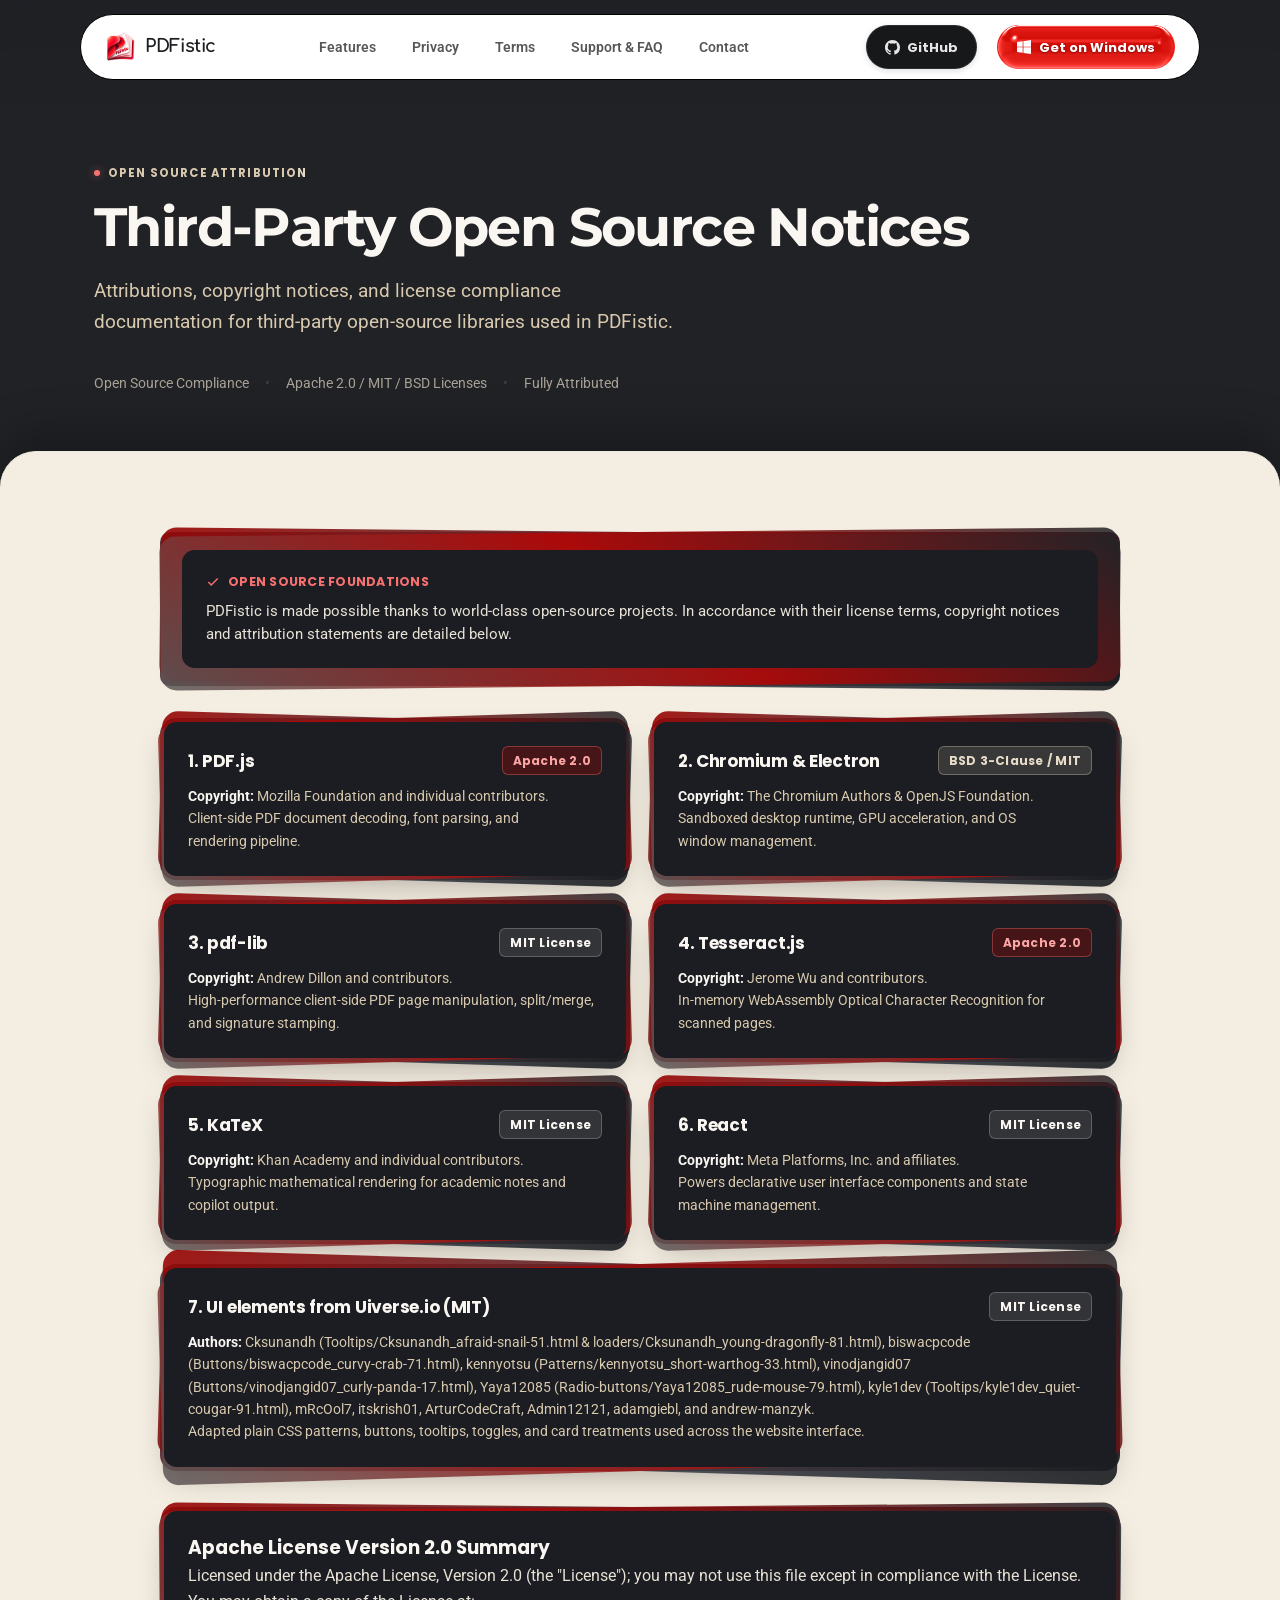
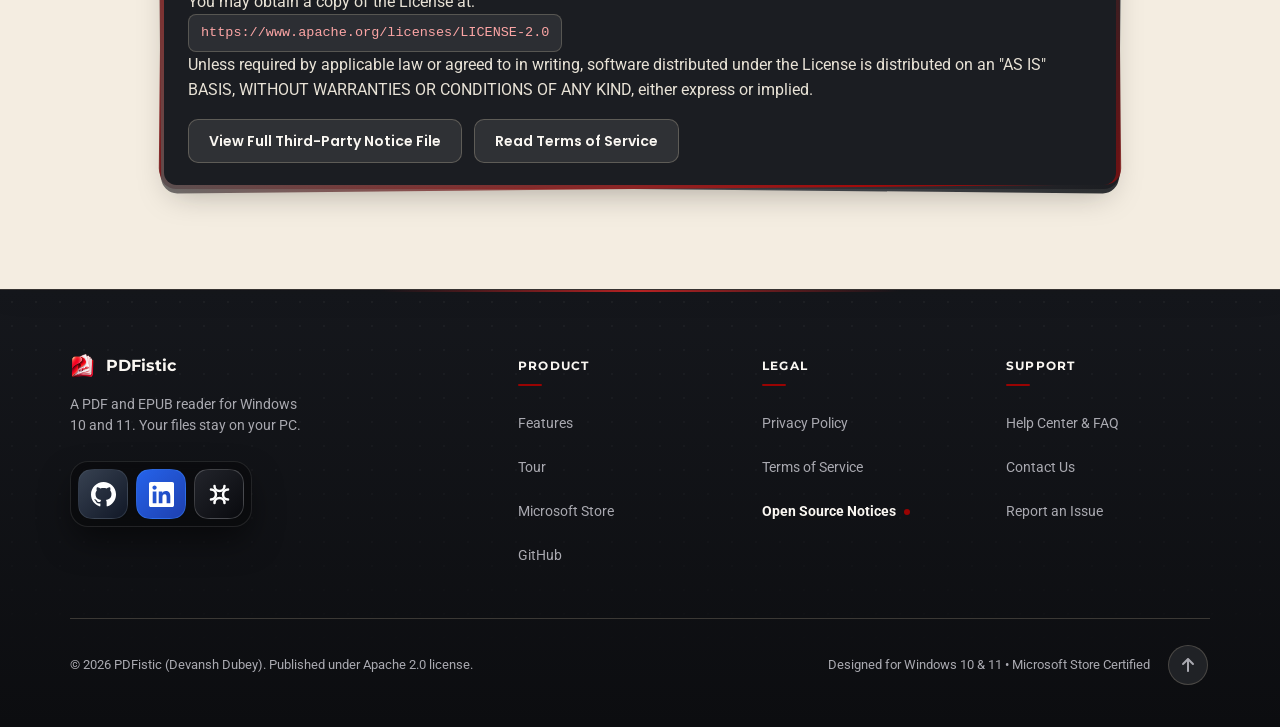
<file: licenses.html>
<!DOCTYPE html>
<html lang="en">
<head>
  <meta charset="UTF-8">
  <meta name="viewport" content="width=device-width, initial-scale=1.0">
  <title>Third-Party Open Source Licenses - PDFistic</title>
  <meta name="description" content="Third-party open-source component attribution and licenses for PDFistic.">
  <link rel="icon" type="image/x-icon" href="favicon.ico">
  <link rel="stylesheet" href="styles.css">
  <script src="script.js" defer></script>
  <script src="venom-button.js" defer></script>
</head>
<body>

  <!-- Shared Squircle Clip Path -->
  <svg width="0" height="0" style="position: absolute; pointer-events: none;" aria-hidden="true">
    <defs>
      <clipPath id="squircleClip" clipPathUnits="objectBoundingBox">
        <path d="M 0,0.5 C 0,0 0,0 0.5,0 S 1,0 1,0.5 1,1 0.5,1 0,1 0,0.5"></path>
      </clipPath>
    </defs>
  </svg>

  <!-- Floating Docked Navigation Header (Wispr Flow Style) -->
  <header class="site-header">
    <div class="nav-container">
      <a href="index.html" class="brand-link">
        <img src="icon.png" alt="PDFistic Logo" class="brand-logo">
        <span class="brand-title">PDFistic</span>
      </a>

      <nav>
        <ul class="nav-links" id="primaryNav">
          <li><a href="index.html#features">Features<svg class="skiper-arrow" viewBox="0 0 10 10" fill="none" stroke="currentColor" stroke-width="1.5"><path d="M1 9L9 1m0 0v8m0-8H1"/></svg></a></li>
          <li><a href="privacy.html">Privacy<svg class="skiper-arrow" viewBox="0 0 10 10" fill="none" stroke="currentColor" stroke-width="1.5"><path d="M1 9L9 1m0 0v8m0-8H1"/></svg></a></li>
          <li><a href="terms.html">Terms<svg class="skiper-arrow" viewBox="0 0 10 10" fill="none" stroke="currentColor" stroke-width="1.5"><path d="M1 9L9 1m0 0v8m0-8H1"/></svg></a></li>
          <li><a href="support.html">Support &amp; FAQ<svg class="skiper-arrow" viewBox="0 0 10 10" fill="none" stroke="currentColor" stroke-width="1.5"><path d="M1 9L9 1m0 0v8m0-8H1"/></svg></a></li>
          <li><a href="contact.html">Contact<svg class="skiper-arrow" viewBox="0 0 10 10" fill="none" stroke="currentColor" stroke-width="1.5"><path d="M1 9L9 1m0 0v8m0-8H1"/></svg></a></li>
        </ul>
      </nav>

      <div class="nav-cta-group">
        <a href="https://github.com/devanshd07o/PDFISTIC-v2" target="_blank" rel="noopener noreferrer" class="nav-github-btn btn-17" title="View Source on GitHub">
          <span class="text-container">
            <span class="text">
              <svg width="15" height="15" viewBox="0 0 24 24" fill="currentColor">
                <path d="M12 0C5.37 0 0 5.37 0 12c0 5.31 3.435 9.795 8.205 11.385.6.105.825-.255.825-.57 0-.285-.015-1.23-.015-2.235-3.015.555-3.795-.735-4.035-1.41-.135-.345-.72-1.41-1.23-1.695-.42-.225-1.02-.78-.015-.795.945-.015 1.62.87 1.845 1.23 1.08 1.815 2.805 1.305 3.495.99.105-.78.42-1.305.765-1.605-2.67-.3-5.46-1.335-5.46-5.925 0-1.305.465-2.385 1.23-3.225-.12-.3-.54-1.53.12-3.18 0 0 1.005-.315 3.3 1.23.96-.27 1.98-.405 3-.405s2.04.135 3 .405c2.295-1.56 3.3-1.23 3.3-1.23.66 1.65.24 2.88.12 3.18.765.84 1.23 1.905 1.23 3.225 0 4.605-2.805 5.625-5.475 5.925.435.375.81 1.095.81 2.22 0 1.605-.015 2.895-.015 3.3 0 .315.225.69.825.57A12.02 12.02 0 0024 12c0-6.63-5.37-12-12-12z"/>
              </svg>
              <span>GitHub</span>
            </span>
          </span>
        </a>
        <a href="https://apps.microsoft.com/detail/9PMCFQL187MN?hl=en-us&gl=IN&ocid=pdpshare" class="nav-win-btn">
          <svg width="14" height="14" viewBox="0 0 24 24" fill="currentColor">
            <path d="M0 3.449L9.75 2.1v9.451H0m10.949-9.602L24 0v11.4H10.949M0 12.6h9.75v9.451L0 20.699M10.949 12.6H24V24l-12.949-1.801"/>
          </svg>
          <span>Get on Windows</span>
        </a>
        <button class="nav-toggle-btn" id="mobileMenuToggle" aria-label="Toggle navigation menu" aria-expanded="false" aria-controls="primaryNav">
          <span class="hamburger-bar"></span>
          <span class="hamburger-bar"></span>
          <span class="hamburger-bar"></span>
        </button>
      </div>
    </div>
  </header>
  <div class="nav-backdrop" id="navBackdrop"></div>

  <!-- Editorial Hero Section (Dark Contrast Architecture) -->
  <main>
    <section class="editorial-hero">
      <div class="doc-eyebrow"><span class="doc-eyebrow-dot" aria-hidden="true"></span><span>Open Source Attribution</span></div>
      <h1 class="editorial-title">
        Third-Party Open Source Notices
      </h1>

      <p class="editorial-subtitle">
        Attributions, copyright notices, and license compliance documentation for third-party open-source libraries used in PDFistic.
      </p>

      <div class="editorial-meta-row">
        <div class="editorial-meta-item">Open Source Compliance</div>
        <div class="editorial-meta-sep">&bull;</div>
        <div class="editorial-meta-item">Apache 2.0 / MIT / BSD Licenses</div>
        <div class="editorial-meta-sep">&bull;</div>
        <div class="editorial-meta-item">Fully Attributed</div>
      </div>
    </section>

    <!-- Transition into Bright Warm Ivory / Cream Sheet (Wispr Flow Aesthetic) -->
    <div class="editorial-sheet">
      <div class="section-container" style="max-width: 960px;">

        <div class="uiverse-card uiverse-card--subtle plain-english-card" style="margin-top: 0; margin-bottom: 32px;">
          <div class="uiverse-card-info plain-english-inner">
            <div class="plain-english-header">
              <svg width="14" height="14" viewBox="0 0 24 24" fill="none" stroke="currentColor" stroke-width="2.5" aria-hidden="true"><polyline points="20 6 9 17 4 12"/></svg>
              <span>Open Source Foundations</span>
            </div>
            <p>
              PDFistic is made possible thanks to world-class open-source projects. In accordance with their license terms, copyright notices and attribution statements are detailed below.
            </p>
          </div>
        </div>

        <div class="grid-2" style="margin: 28px 0 36px;">
          <article class="uiverse-card feature-card">
            <div class="uiverse-card-info feature-card-inner" style="gap: 10px; padding: 24px;">
              <div class="license-card-head">
                <h3 class="feature-title" style="font-size: 17px;">1. PDF.js</h3>
                <span class="license-badge license-apache">Apache 2.0</span>
              </div>
              <p class="feature-desc" style="font-size: 13.5px;">
                <strong>Copyright:</strong> Mozilla Foundation and individual contributors.<br>
                Client-side PDF document decoding, font parsing, and rendering pipeline.
              </p>
            </div>
          </article>

          <article class="uiverse-card feature-card">
            <div class="uiverse-card-info feature-card-inner" style="gap: 10px; padding: 24px;">
              <div class="license-card-head">
                <h3 class="feature-title" style="font-size: 17px;">2. Chromium &amp; Electron</h3>
                <span class="license-badge license-bsd">BSD 3-Clause / MIT</span>
              </div>
              <p class="feature-desc" style="font-size: 13.5px;">
                <strong>Copyright:</strong> The Chromium Authors &amp; OpenJS Foundation.<br>
                Sandboxed desktop runtime, GPU acceleration, and OS window management.
              </p>
            </div>
          </article>

          <article class="uiverse-card feature-card">
            <div class="uiverse-card-info feature-card-inner" style="gap: 10px; padding: 24px;">
              <div class="license-card-head">
                <h3 class="feature-title" style="font-size: 17px;">3. pdf-lib</h3>
                <span class="license-badge license-mit">MIT License</span>
              </div>
              <p class="feature-desc" style="font-size: 13.5px;">
                <strong>Copyright:</strong> Andrew Dillon and contributors.<br>
                High-performance client-side PDF page manipulation, split/merge, and signature stamping.
              </p>
            </div>
          </article>

          <article class="uiverse-card feature-card">
            <div class="uiverse-card-info feature-card-inner" style="gap: 10px; padding: 24px;">
              <div class="license-card-head">
                <h3 class="feature-title" style="font-size: 17px;">4. Tesseract.js</h3>
                <span class="license-badge license-apache">Apache 2.0</span>
              </div>
              <p class="feature-desc" style="font-size: 13.5px;">
                <strong>Copyright:</strong> Jerome Wu and contributors.<br>
                In-memory WebAssembly Optical Character Recognition for scanned pages.
              </p>
            </div>
          </article>

          <article class="uiverse-card feature-card">
            <div class="uiverse-card-info feature-card-inner" style="gap: 10px; padding: 24px;">
              <div class="license-card-head">
                <h3 class="feature-title" style="font-size: 17px;">5. KaTeX</h3>
                <span class="license-badge license-mit">MIT License</span>
              </div>
              <p class="feature-desc" style="font-size: 13.5px;">
                <strong>Copyright:</strong> Khan Academy and individual contributors.<br>
                Typographic mathematical rendering for academic notes and copilot output.
              </p>
            </div>
          </article>

          <article class="uiverse-card feature-card">
            <div class="uiverse-card-info feature-card-inner" style="gap: 10px; padding: 24px;">
              <div class="license-card-head">
                <h3 class="feature-title" style="font-size: 17px;">6. React</h3>
                <span class="license-badge license-mit">MIT License</span>
              </div>
              <p class="feature-desc" style="font-size: 13.5px;">
                <strong>Copyright:</strong> Meta Platforms, Inc. and affiliates.<br>
                Powers declarative user interface components and state machine management.
              </p>
            </div>
          </article>

          <article class="uiverse-card feature-card" style="grid-column: 1 / -1;">
            <div class="uiverse-card-info feature-card-inner" style="gap: 10px; padding: 24px;">
              <div class="license-card-head">
                <h3 class="feature-title" style="font-size: 17px;">7. UI elements from Uiverse.io (MIT)</h3>
                <span class="license-badge license-mit">MIT License</span>
              </div>
              <p class="feature-desc" style="font-size: 13.5px;">
                <strong>Authors:</strong> Cksunandh (Tooltips/Cksunandh_afraid-snail-51.html &amp; loaders/Cksunandh_young-dragonfly-81.html), biswacpcode (Buttons/biswacpcode_curvy-crab-71.html), kennyotsu (Patterns/kennyotsu_short-warthog-33.html), vinodjangid07 (Buttons/vinodjangid07_curly-panda-17.html), Yaya12085 (Radio-buttons/Yaya12085_rude-mouse-79.html), kyle1dev (Tooltips/kyle1dev_quiet-cougar-91.html), mRcOol7, itskrish01, ArturCodeCraft, Admin12121, adamgiebl, and andrew-manzyk.<br>
                Adapted plain CSS patterns, buttons, tooltips, toggles, and card treatments used across the website interface.
              </p>
            </div>
          </article>
        </div>

        <section class="uiverse-card uiverse-card--subtle license-summary-card">
          <div class="uiverse-card-info license-summary-inner">
            <h3>Apache License Version 2.0 Summary</h3>
            <p>
              Licensed under the Apache License, Version 2.0 (the "License"); you may not use this file except in compliance with the License. You may obtain a copy of the License at:
            </p>
            <p>
              <a href="https://www.apache.org/licenses/LICENSE-2.0" target="_blank" rel="noopener noreferrer" class="license-summary-url">
                https://www.apache.org/licenses/LICENSE-2.0
              </a>
            </p>
            <p style="margin-bottom: 16px;">
              Unless required by applicable law or agreed to in writing, software distributed under the License is distributed on an "AS IS" BASIS, WITHOUT WARRANTIES OR CONDITIONS OF ANY KIND, either express or implied.
            </p>
            <div style="display: flex; gap: 12px; flex-wrap: wrap;">
              <a href="https://github.com/devanshd07o/PDFISTIC-v2/blob/main/public/THIRD_PARTY_LICENSES.txt" target="_blank" rel="noopener noreferrer" class="btn btn-cream-secondary">
                View Full Third-Party Notice File
              </a>
              <a href="terms.html" class="btn btn-cream-secondary">
                Read Terms of Service
              </a>
            </div>
          </div>
        </section>

      </div>
    </div>
  </main>

  <!-- Official Footer -->
  <footer class="footer site-footer">
    <div class="footer-container">
      <div class="footer-col-brand">
        <div class="footer-brand-head">
          <img src="icon.png" alt="PDFistic" class="footer-brand-logo">
          <span class="footer-brand-name">PDFistic</span>
        </div>
        <p>
          A PDF and EPUB reader for Windows 10 and 11. Your files stay on your PC.
        </p>
        <div class="squircle-dock-wrap">
          <div class="squircle-dock-backdrop"></div>
          <div class="squircle-dock-items">
            <div class="squircle-dock-item"><a href="https://github.com/devanshd07o/PDFISTIC-v2" target="_blank" rel="noopener noreferrer" class="squircle-btn btn-gh" aria-label="GitHub"><svg viewBox="0 0 24 24" fill="currentColor" aria-hidden="true"><path d="M12 0c-6.626 0-12 5.373-12 12 0 5.302 3.438 9.8 8.207 11.387.599.111.793-.261.793-.577v-2.234c-3.338.726-4.033-1.416-4.033-1.416-.546-1.387-1.333-1.756-1.333-1.756-1.089-.745.083-.729.083-.729 1.205.084 1.839 1.237 1.839 1.237 1.07 1.834 2.807 1.304 3.492.997.107-.775.418-1.305.762-1.604-2.665-.305-5.46-1.334-5.46-5.931 0-1.311.469-2.381 1.236-3.221-.124-.303-.535-1.524.117-3.176 0 0 1.008-.322 3.301 1.23.957-.266 1.983-.399 3.003-.404 1.02.005 2.047.138 3.006.404 2.291-1.552 3.297-1.23 3.297-1.23.653 1.653.242 2.874.118 3.176.77.84 1.235 1.911 1.235 3.221 0 4.609-2.807 5.624-5.479 5.921.43.372.823 1.102.823 2.222v3.293c0 .319.192.694.801.576 4.765-1.589 8.199-6.086 8.199-11.386 0-6.627-5.373-12-12-12z"></path></svg></a><span class="footer-tooltip" aria-hidden="true">GitHub</span></div>
            <div class="squircle-dock-item"><a href="https://linkedin.com" target="_blank" rel="noopener noreferrer" class="squircle-btn btn-li" aria-label="LinkedIn"><svg viewBox="0 0 24 24" fill="currentColor" aria-hidden="true"><path d="M20.447 20.452h-3.554v-5.569c0-1.328-.027-3.037-1.852-3.037-1.853 0-2.136 1.445-2.136 2.939v5.667H9.351V9h3.414v1.561h.046c.477-.9 1.637-1.85 3.37-1.85 3.601 0 4.267 2.37 4.267 5.455v6.286zM5.337 7.433c-1.144 0-2.063-.926-2.063-2.065 0-1.138.92-2.063 2.063-2.063 1.14 0 2.064.925 2.064 2.063 0 1.139-.925 2.065-2.064 2.065zm1.782 13.019H3.555V9h3.564v11.452zM22.225 0H1.771C.792 0 0 .774 0 1.729v20.542C0 23.227.792 24 1.771 24h20.451C23.2 24 24 23.227 24 22.271V1.729C24 .774 23.2 0 22.222 0h.003z"></path></svg></a><span class="footer-tooltip" aria-hidden="true">LinkedIn</span></div>
            <div class="squircle-dock-item"><a href="https://github.com/devanshd07o/CLAUZEY-V1" target="_blank" rel="noopener noreferrer" class="squircle-btn btn-cz" aria-label="Clauzey"><svg viewBox="0 0 24 24" fill="none" stroke="currentColor" stroke-width="2.4" stroke-linecap="round" aria-hidden="true"><path d="M7.2 3.8a4.8 4.8 0 0 0 9.6 0"></path><path d="M20.2 7.2a4.8 4.8 0 0 0 0 9.6"></path><path d="M16.8 20.2a4.8 4.8 0 0 0-9.6 0"></path><path d="M3.8 16.8a4.8 4.8 0 0 0 0-9.6"></path></svg></a><span class="footer-tooltip" aria-hidden="true">Clauzey</span></div>
          </div>
        </div>
      </div>

      <div class="footer-col">
        <h4>Product</h4>
        <ul class="footer-links">
          <li><a href="index.html#features"><span class="footer-link-label">Features</span></a></li>
          <li><a href="index.html#tour"><span class="footer-link-label">Tour</span></a></li>
          <li><a href="https://apps.microsoft.com/detail/9PMCFQL187MN?hl=en-us&gl=IN&ocid=pdpshare"><span class="footer-link-label">Microsoft Store</span></a></li>
          <li><a href="https://github.com/devanshd07o/PDFISTIC-v2"><span class="footer-link-label">GitHub</span></a></li>
        </ul>
      </div>

      <div class="footer-col">
        <h4>Legal</h4>
        <ul class="footer-links">
          <li><a href="privacy.html"><span class="footer-link-label">Privacy Policy</span></a></li>
          <li><a href="terms.html"><span class="footer-link-label">Terms of Service</span></a></li>
          <li><a href="licenses.html" class="footer-link-active"><span class="footer-link-label">Open Source Notices</span></a></li>
        </ul>
      </div>

      <div class="footer-col">
        <h4>Support</h4>
        <ul class="footer-links">
          <li><a href="support.html"><span class="footer-link-label">Help Center &amp; FAQ</span></a></li>
          <li><a href="contact.html"><span class="footer-link-label">Contact Us</span></a></li>
          <li><a href="https://github.com/devanshd07o/PDFISTIC-v2/issues"><span class="footer-link-label">Report an Issue</span></a></li>
        </ul>
      </div>
    </div>

    <div class="footer-bottom">
      <div>&copy; 2026 PDFistic (Devansh Dubey). Published under Apache 2.0 license.</div>
      <div class="footer-bottom-right">
        <div>Designed for Windows 10 &amp; 11 &bull; Microsoft Store Certified</div>
        <button type="button" class="to-top" aria-label="Back to top">
          <svg viewBox="0 0 384 512" aria-hidden="true"><path d="M214.6 41.4c-12.5-12.5-32.8-12.5-45.3 0l-160 160c-12.5 12.5-12.5 32.8 0 45.3s32.8 12.5 45.3 0L160 141.2V448c0 17.7 14.3 32 32 32s32-14.3 32-32V141.2L329.4 246.6c12.5 12.5 32.8 12.5 45.3 0s12.5-32.8 0-45.3l-160-160z"></path></svg>
          <span class="footer-tooltip" aria-hidden="true">Back to top</span>
        </button>
      </div>
    </div>
  </footer>

</body>
</html>
</file>
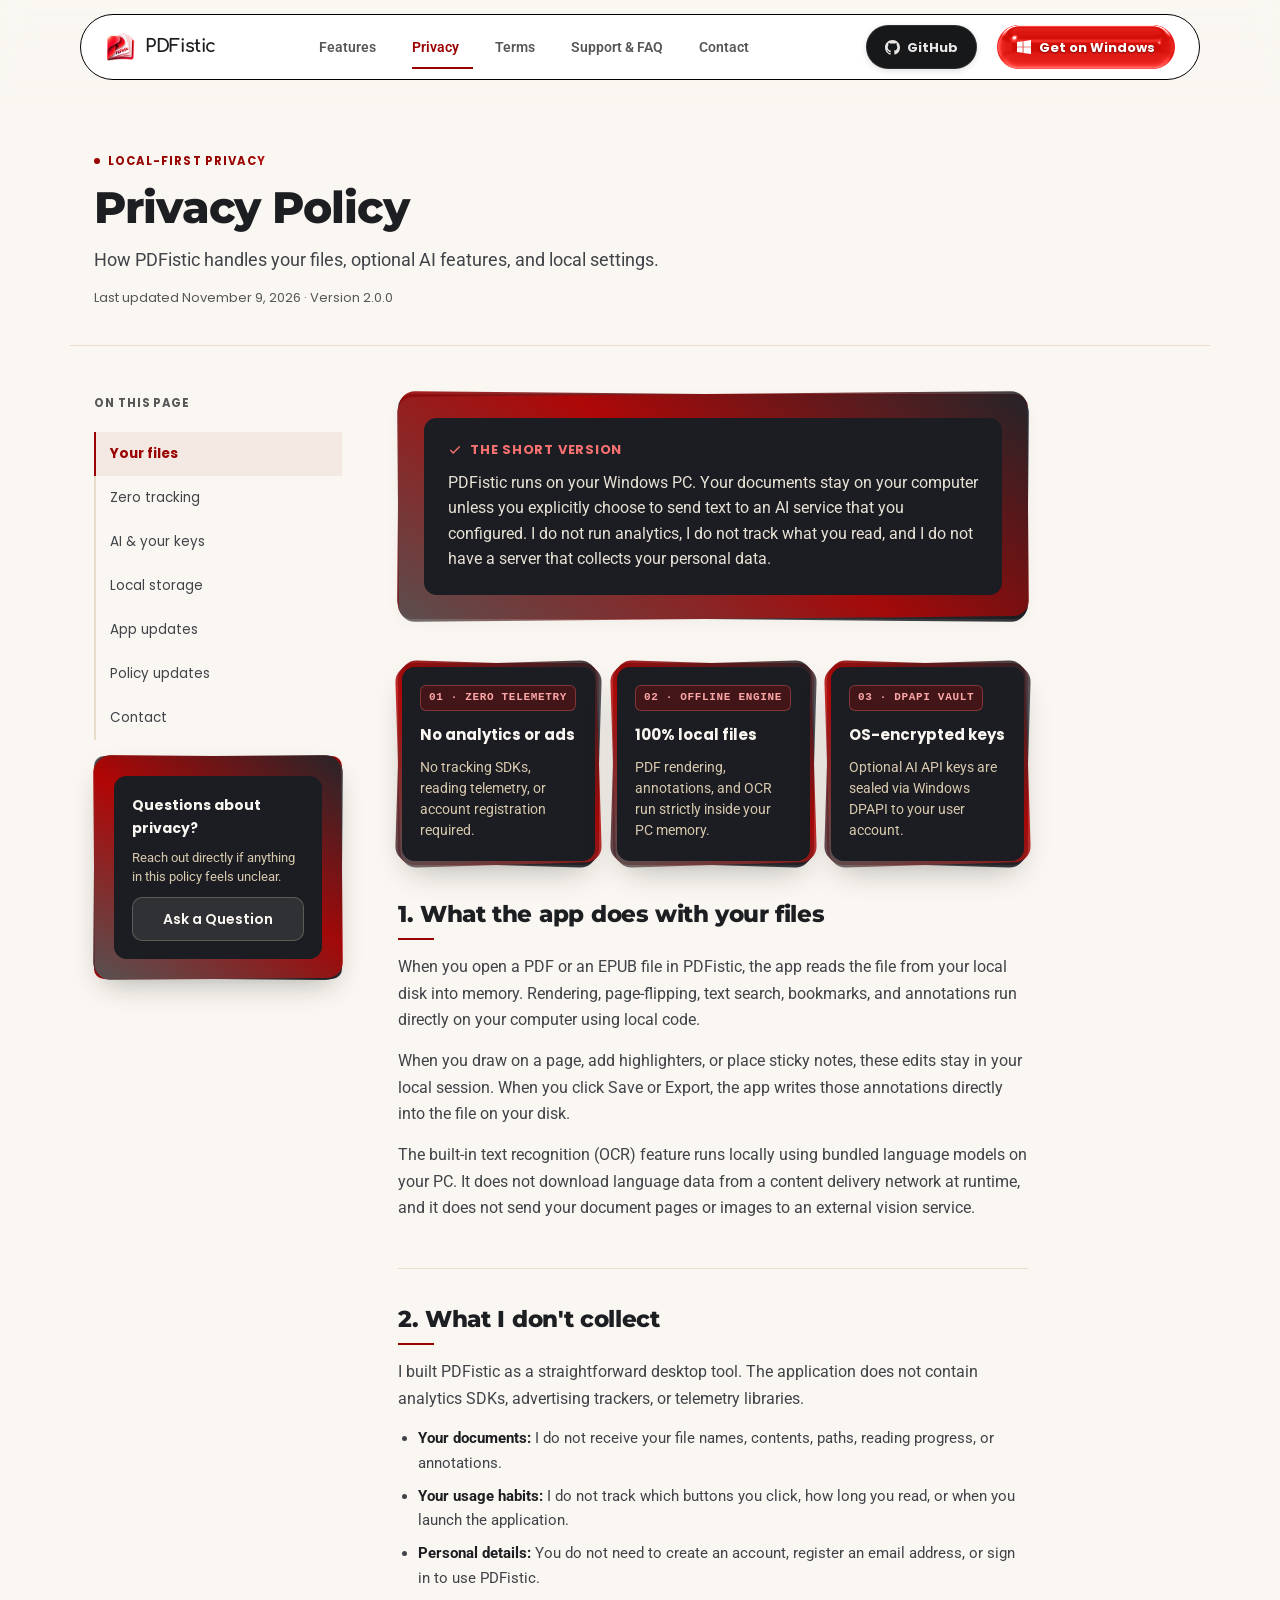
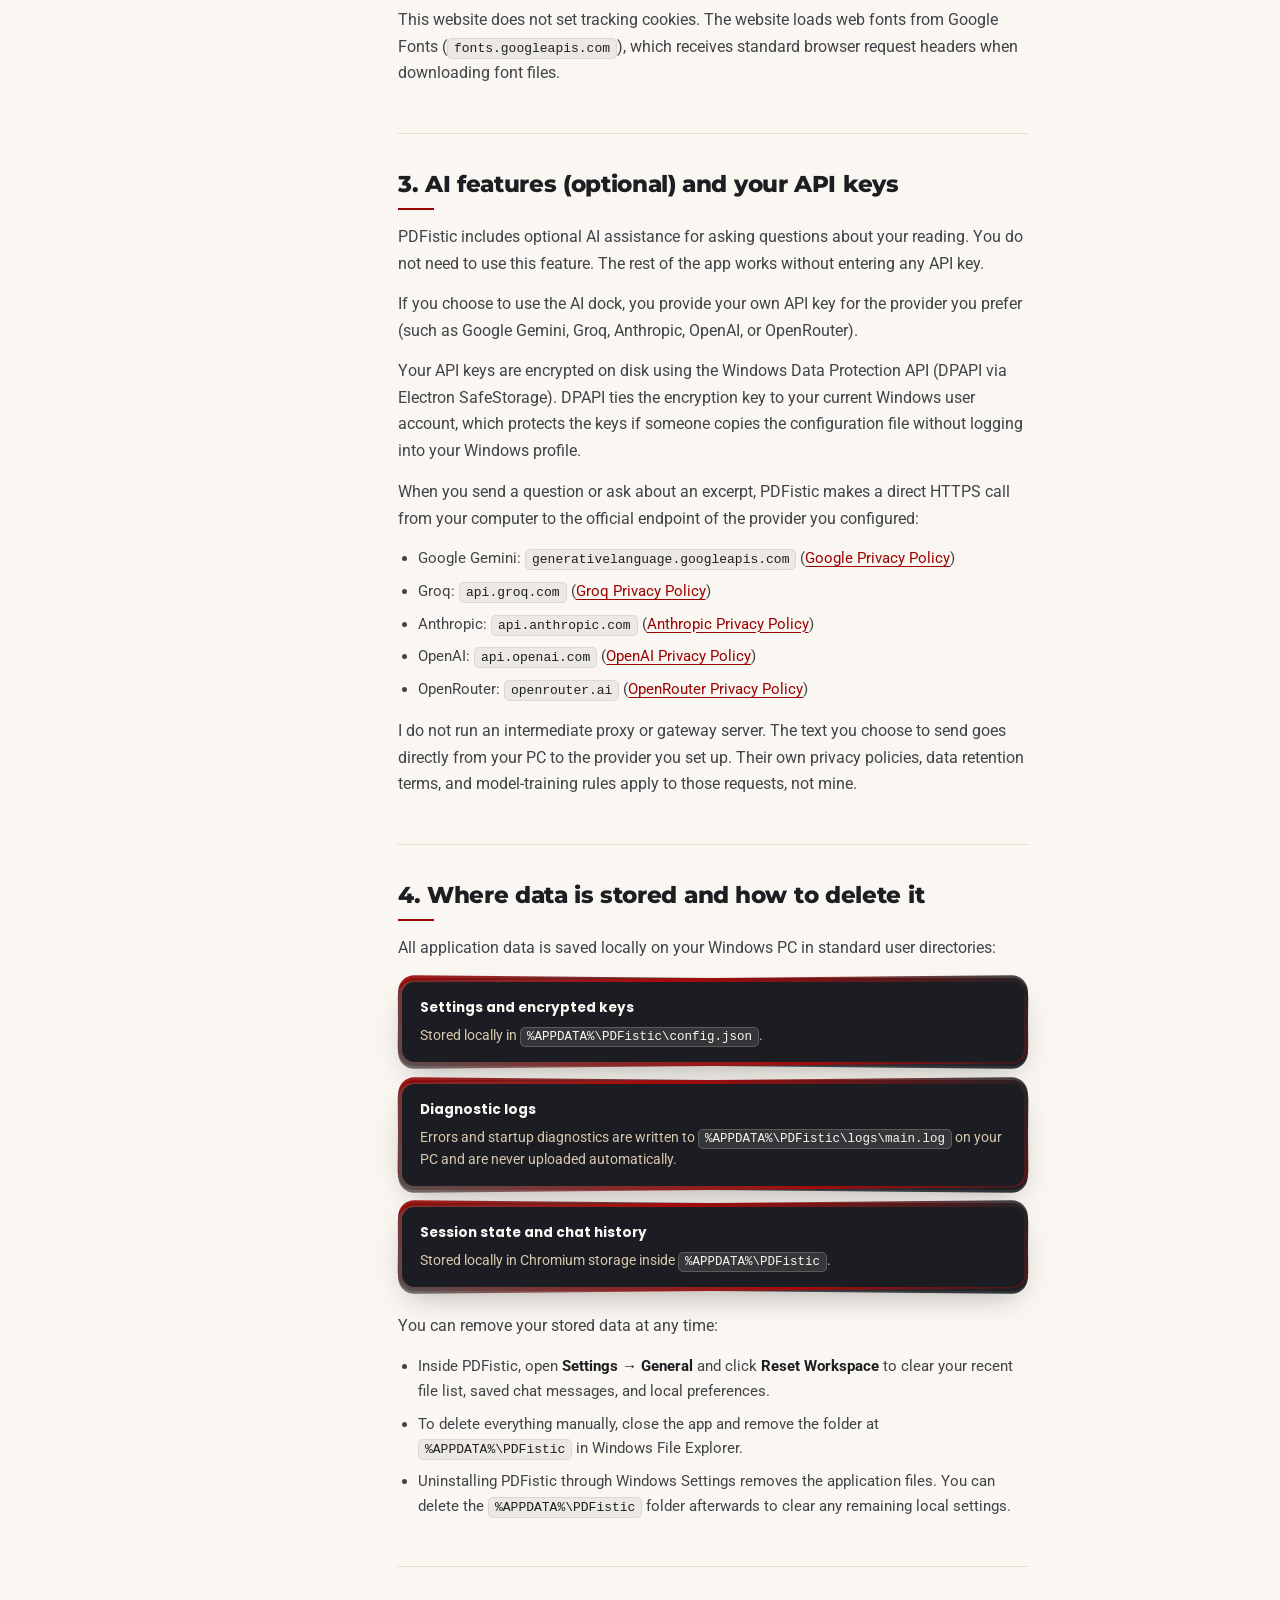
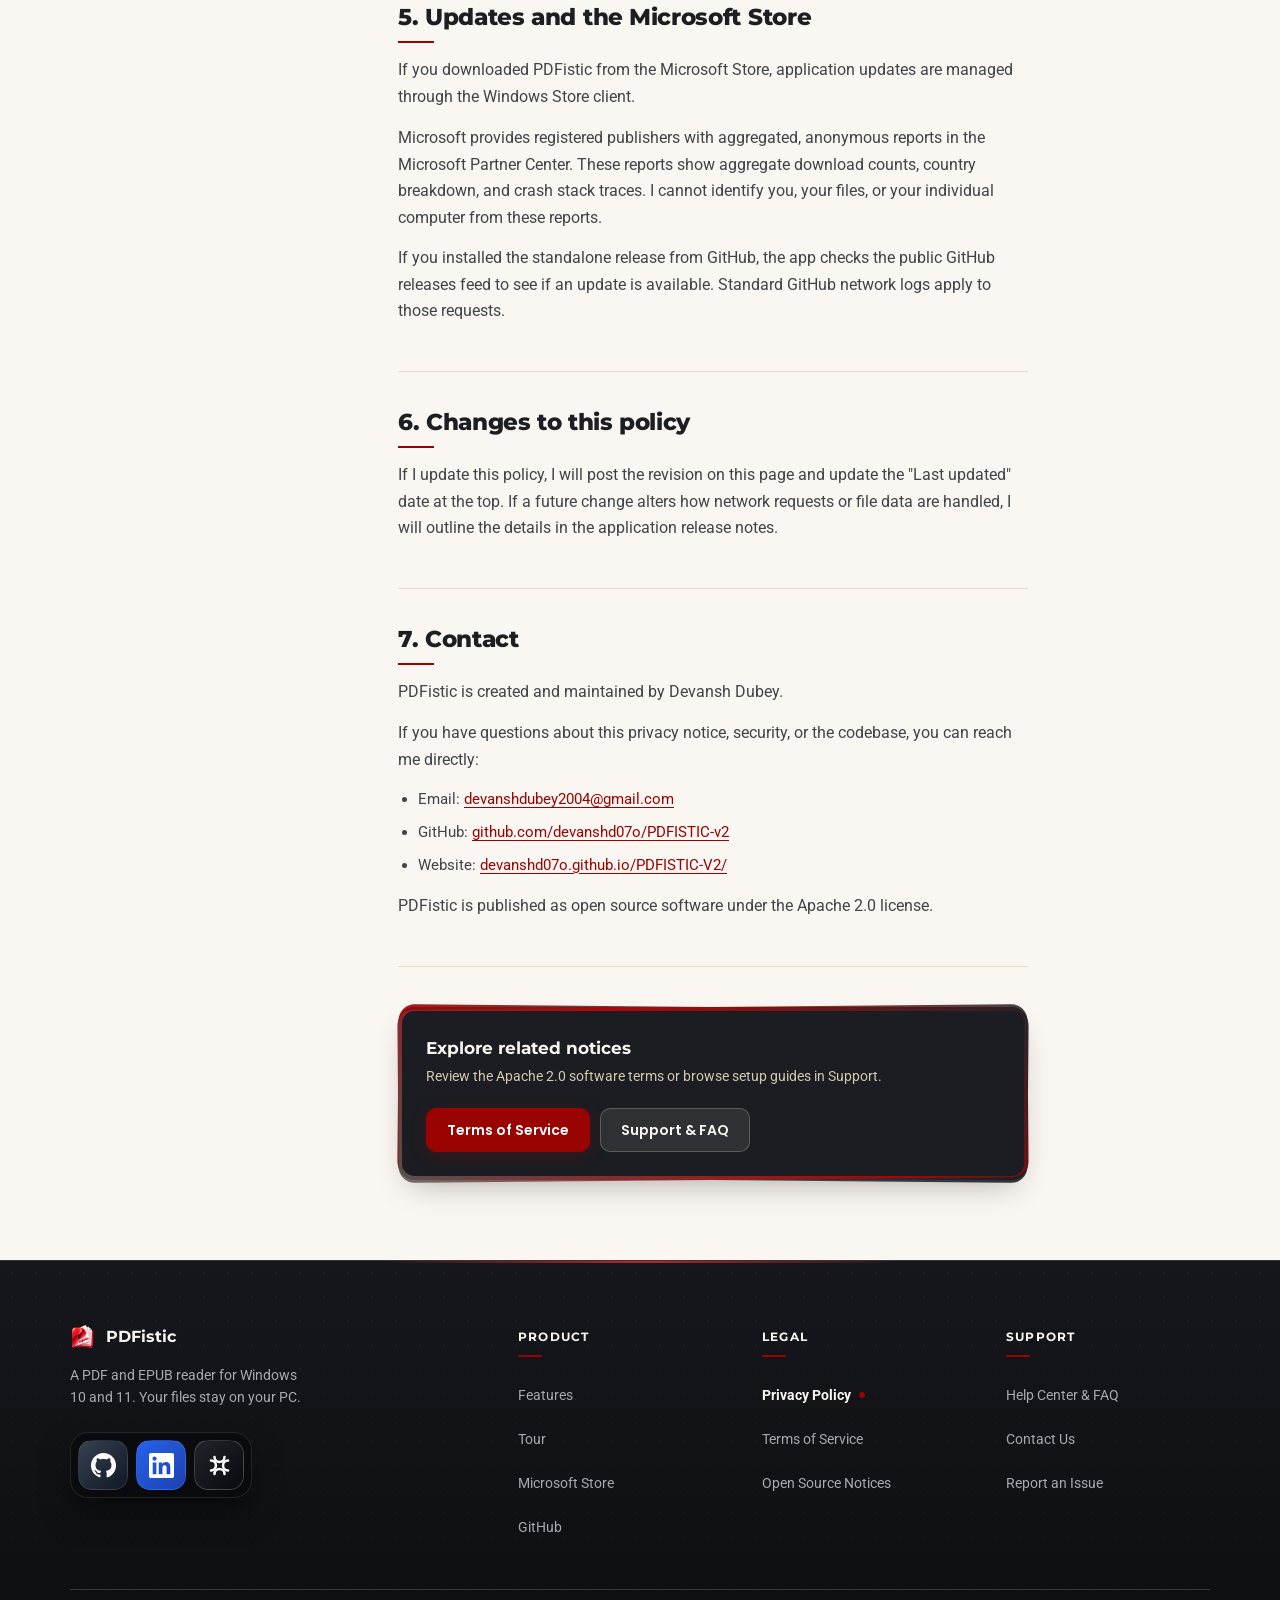
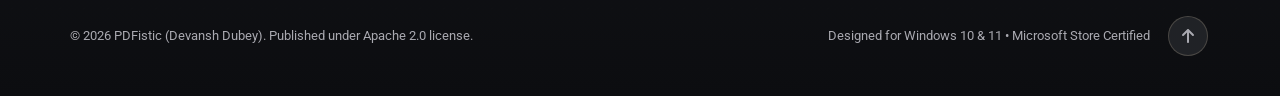
<file: privacy.html>
<!DOCTYPE html>
<html lang="en">
<head>
  <meta charset="UTF-8">
  <meta name="viewport" content="width=device-width, initial-scale=1.0">
  <title>Privacy Policy - PDFistic</title>
  <meta name="description" content="Official Privacy Policy for PDFistic. How PDFistic handles your files, optional AI features, and local settings on Windows.">
  <link rel="icon" type="image/x-icon" href="favicon.ico">
  <link rel="stylesheet" href="styles.css">
  <script src="script.js" defer></script>
  <script src="venom-button.js" defer></script>
</head>
<body class="page-document">

  <!-- Shared Squircle Clip Path -->
  <svg width="0" height="0" style="position: absolute; pointer-events: none;" aria-hidden="true">
    <defs>
      <clipPath id="squircleClip" clipPathUnits="objectBoundingBox">
        <path d="M 0,0.5 C 0,0 0,0 0.5,0 S 1,0 1,0.5 1,1 0.5,1 0,1 0,0.5"></path>
      </clipPath>
    </defs>
  </svg>

  <!-- Floating Navigation Header -->
  <header class="site-header">
    <div class="nav-container">
      <a href="index.html" class="brand-link">
        <img src="icon.png" alt="PDFistic Logo" class="brand-logo">
        <span class="brand-title">PDFistic</span>
      </a>

      <nav>
        <ul class="nav-links" id="primaryNav">
          <li><a href="index.html#features">Features<svg class="skiper-arrow" viewBox="0 0 10 10" fill="none" stroke="currentColor" stroke-width="1.5"><path d="M1 9L9 1m0 0v8m0-8H1"/></svg></a></li>
          <li><a href="privacy.html" class="active">Privacy<svg class="skiper-arrow" viewBox="0 0 10 10" fill="none" stroke="currentColor" stroke-width="1.5"><path d="M1 9L9 1m0 0v8m0-8H1"/></svg></a></li>
          <li><a href="terms.html">Terms<svg class="skiper-arrow" viewBox="0 0 10 10" fill="none" stroke="currentColor" stroke-width="1.5"><path d="M1 9L9 1m0 0v8m0-8H1"/></svg></a></li>
          <li><a href="support.html">Support &amp; FAQ<svg class="skiper-arrow" viewBox="0 0 10 10" fill="none" stroke="currentColor" stroke-width="1.5"><path d="M1 9L9 1m0 0v8m0-8H1"/></svg></a></li>
          <li><a href="contact.html">Contact<svg class="skiper-arrow" viewBox="0 0 10 10" fill="none" stroke="currentColor" stroke-width="1.5"><path d="M1 9L9 1m0 0v8m0-8H1"/></svg></a></li>
        </ul>
      </nav>

      <div class="nav-cta-group">
        <a href="https://github.com/devanshd07o/PDFISTIC-v2" target="_blank" rel="noopener noreferrer" class="nav-github-btn btn-17" title="View Source on GitHub">
          <span class="text-container">
            <span class="text">
              <svg width="15" height="15" viewBox="0 0 24 24" fill="currentColor">
                <path d="M12 0C5.37 0 0 5.37 0 12c0 5.31 3.435 9.795 8.205 11.385.6.105.825-.255.825-.57 0-.285-.015-1.23-.015-2.235-3.015.555-3.795-.735-4.035-1.41-.135-.345-.72-1.41-1.23-1.695-.42-.225-1.02-.78-.015-.795.945-.015 1.62.87 1.845 1.23 1.08 1.815 2.805 1.305 3.495.99.105-.78.42-1.305.765-1.605-2.67-.3-5.46-1.335-5.46-5.925 0-1.305.465-2.385 1.23-3.225-.12-.3-.54-1.53.12-3.18 0 0 1.005-.315 3.3 1.23.96-.27 1.98-.405 3-.405s2.04.135 3 .405c2.295-1.56 3.3-1.23 3.3-1.23.66 1.65.24 2.88.12 3.18.765.84 1.23 1.905 1.23 3.225 0 4.605-2.805 5.625-5.475 5.925.435.375.81 1.095.81 2.22 0 1.605-.015 2.895-.015 3.3 0 .315.225.69.825.57A12.02 12.02 0 0024 12c0-6.63-5.37-12-12-12z"/>
              </svg>
              <span>GitHub</span>
            </span>
          </span>
        </a>
        <a href="https://apps.microsoft.com/detail/9PMCFQL187MN?hl=en-us&gl=IN&ocid=pdpshare" class="nav-win-btn">
          <svg width="14" height="14" viewBox="0 0 24 24" fill="currentColor">
            <path d="M0 3.449L9.75 2.1v9.451H0m10.949-9.602L24 0v11.4H10.949M0 12.6h9.75v9.451L0 20.699M10.949 12.6H24V24l-12.949-1.801"/>
          </svg>
          <span>Get on Windows</span>
        </a>
        <button class="nav-toggle-btn" id="mobileMenuToggle" aria-label="Toggle navigation menu" aria-expanded="false" aria-controls="primaryNav">
          <span class="hamburger-bar"></span>
          <span class="hamburger-bar"></span>
          <span class="hamburger-bar"></span>
        </button>
      </div>
    </div>
  </header>
  <div class="nav-backdrop" id="navBackdrop"></div>

  <!-- Document Header -->
  <main>
    <header class="doc-header">
      <div class="doc-eyebrow"><span class="doc-eyebrow-dot" aria-hidden="true"></span><span>Local-First Privacy</span></div>
      <h1 class="doc-title">Privacy Policy</h1>
      <p class="doc-subline">How PDFistic handles your files, optional AI features, and local settings.</p>
      <div class="doc-version-meta">Last updated November 9, 2026 &middot; Version 2.0.0</div>
    </header>

    <!-- Document Layout (TOC + Article) -->
    <div class="doc-container">
      <aside class="doc-toc">
        <div class="doc-toc-title">On this page</div>
        <nav id="policy-toc">
          <a href="#files" class="active">Your files</a>
          <a href="#collection">Zero tracking</a>
          <a href="#ai">AI &amp; your keys</a>
          <a href="#storage">Local storage</a>
          <a href="#updates">App updates</a>
          <a href="#changes">Policy updates</a>
          <a href="#contact">Contact</a>
        </nav>
        <div class="uiverse-card uiverse-card--subtle toc-action-box">
          <div class="uiverse-card-info toc-action-inner">
            <h4>Questions about privacy?</h4>
            <p>Reach out directly if anything in this policy feels unclear.</p>
            <a href="contact.html" class="btn btn-cream-secondary" style="width: 100%;">Ask a Question</a>
          </div>
        </div>
      </aside>

      <article class="doc-content">
        <!-- The Short Version -->
        <div class="uiverse-card uiverse-card--subtle doc-short-version">
          <div class="uiverse-card-info doc-short-version-inner">
            <h2>
              <svg width="14" height="14" viewBox="0 0 24 24" fill="none" stroke="currentColor" stroke-width="2.5" aria-hidden="true"><polyline points="20 6 9 17 4 12"/></svg>
              The short version
            </h2>
            <p>
              PDFistic runs on your Windows PC. Your documents stay on your computer unless you explicitly choose to send text to an AI service that you configured. I do not run analytics, I do not track what you read, and I do not have a server that collects your personal data.
            </p>
          </div>
        </div>

        <div class="trust-pillars-grid">
          <div class="uiverse-card trust-pillar-card">
            <div class="uiverse-card-info trust-pillar-inner">
              <span class="trust-pillar-kicker">01 &middot; Zero Telemetry</span>
              <h3>No analytics or ads</h3>
              <p>No tracking SDKs, reading telemetry, or account registration required.</p>
            </div>
          </div>
          <div class="uiverse-card trust-pillar-card">
            <div class="uiverse-card-info trust-pillar-inner">
              <span class="trust-pillar-kicker">02 &middot; Offline Engine</span>
              <h3>100% local files</h3>
              <p>PDF rendering, annotations, and OCR run strictly inside your PC memory.</p>
            </div>
          </div>
          <div class="uiverse-card trust-pillar-card">
            <div class="uiverse-card-info trust-pillar-inner">
              <span class="trust-pillar-kicker">03 &middot; DPAPI Vault</span>
              <h3>OS-encrypted keys</h3>
              <p>Optional AI API keys are sealed via Windows DPAPI to your user account.</p>
            </div>
          </div>
        </div>

        <!-- Section 1 -->
        <section class="doc-section" id="files">
          <h2>1. What the app does with your files</h2>
          <p>
            When you open a PDF or an EPUB file in PDFistic, the app reads the file from your local disk into memory. Rendering, page-flipping, text search, bookmarks, and annotations run directly on your computer using local code.
          </p>
          <p>
            When you draw on a page, add highlighters, or place sticky notes, these edits stay in your local session. When you click Save or Export, the app writes those annotations directly into the file on your disk.
          </p>
          <p>
            The built-in text recognition (OCR) feature runs locally using bundled language models on your PC. It does not download language data from a content delivery network at runtime, and it does not send your document pages or images to an external vision service.
          </p>
        </section>

        <!-- Section 2 -->
        <section class="doc-section" id="collection">
          <h2>2. What I don't collect</h2>
          <p>
            I built PDFistic as a straightforward desktop tool. The application does not contain analytics SDKs, advertising trackers, or telemetry libraries.
          </p>
          <ul>
            <li><strong>Your documents:</strong> I do not receive your file names, contents, paths, reading progress, or annotations.</li>
            <li><strong>Your usage habits:</strong> I do not track which buttons you click, how long you read, or when you launch the application.</li>
            <li><strong>Personal details:</strong> You do not need to create an account, register an email address, or sign in to use PDFistic.</li>
          </ul>
          <p>
            This website does not set tracking cookies. The website loads web fonts from Google Fonts (<code>fonts.googleapis.com</code>), which receives standard browser request headers when downloading font files.
          </p>
        </section>

        <!-- Section 3 -->
        <section class="doc-section" id="ai">
          <h2>3. AI features (optional) and your API keys</h2>
          <p>
            PDFistic includes optional AI assistance for asking questions about your reading. You do not need to use this feature. The rest of the app works without entering any API key.
          </p>
          <p>
            If you choose to use the AI dock, you provide your own API key for the provider you prefer (such as Google Gemini, Groq, Anthropic, OpenAI, or OpenRouter).
          </p>
          <p>
            Your API keys are encrypted on disk using the Windows Data Protection API (DPAPI via Electron SafeStorage). DPAPI ties the encryption key to your current Windows user account, which protects the keys if someone copies the configuration file without logging into your Windows profile.
          </p>
          <p>
            When you send a question or ask about an excerpt, PDFistic makes a direct HTTPS call from your computer to the official endpoint of the provider you configured:
          </p>
          <ul>
            <li>Google Gemini: <code>generativelanguage.googleapis.com</code> (<a href="https://policies.google.com/privacy" target="_blank" rel="noopener noreferrer">Google Privacy Policy</a>)</li>
            <li>Groq: <code>api.groq.com</code> (<a href="https://groq.com/privacy-policy/" target="_blank" rel="noopener noreferrer">Groq Privacy Policy</a>)</li>
            <li>Anthropic: <code>api.anthropic.com</code> (<a href="https://www.anthropic.com/legal/privacy" target="_blank" rel="noopener noreferrer">Anthropic Privacy Policy</a>)</li>
            <li>OpenAI: <code>api.openai.com</code> (<a href="https://openai.com/privacy/" target="_blank" rel="noopener noreferrer">OpenAI Privacy Policy</a>)</li>
            <li>OpenRouter: <code>openrouter.ai</code> (<a href="https://openrouter.ai/privacy" target="_blank" rel="noopener noreferrer">OpenRouter Privacy Policy</a>)</li>
          </ul>
          <p>
            I do not run an intermediate proxy or gateway server. The text you choose to send goes directly from your PC to the provider you set up. Their own privacy policies, data retention terms, and model-training rules apply to those requests, not mine.
          </p>
        </section>

        <!-- Section 4 -->
        <section class="doc-section" id="storage">
          <h2>4. Where data is stored and how to delete it</h2>
          <p>
            All application data is saved locally on your Windows PC in standard user directories:
          </p>
          <div class="storage-path-list">
            <div class="uiverse-card uiverse-card--subtle storage-path-item">
              <div class="uiverse-card-info storage-path-inner">
                <div class="storage-path-label">Settings and encrypted keys</div>
                <div class="storage-path-meta">Stored locally in <code>%APPDATA%\PDFistic\config.json</code>.</div>
              </div>
            </div>
            <div class="uiverse-card uiverse-card--subtle storage-path-item">
              <div class="uiverse-card-info storage-path-inner">
                <div class="storage-path-label">Diagnostic logs</div>
                <div class="storage-path-meta">Errors and startup diagnostics are written to <code>%APPDATA%\PDFistic\logs\main.log</code> on your PC and are never uploaded automatically.</div>
              </div>
            </div>
            <div class="uiverse-card uiverse-card--subtle storage-path-item">
              <div class="uiverse-card-info storage-path-inner">
                <div class="storage-path-label">Session state and chat history</div>
                <div class="storage-path-meta">Stored locally in Chromium storage inside <code>%APPDATA%\PDFistic</code>.</div>
              </div>
            </div>
          </div>
          <p>
            You can remove your stored data at any time:
          </p>
          <ul>
            <li>Inside PDFistic, open <strong>Settings &rarr; General</strong> and click <strong>Reset Workspace</strong> to clear your recent file list, saved chat messages, and local preferences.</li>
            <li>To delete everything manually, close the app and remove the folder at <code>%APPDATA%\PDFistic</code> in Windows File Explorer.</li>
            <li>Uninstalling PDFistic through Windows Settings removes the application files. You can delete the <code>%APPDATA%\PDFistic</code> folder afterwards to clear any remaining local settings.</li>
          </ul>
        </section>

        <!-- Section 5 -->
        <section class="doc-section" id="updates">
          <h2>5. Updates and the Microsoft Store</h2>
          <p>
            If you downloaded PDFistic from the Microsoft Store, application updates are managed through the Windows Store client.
          </p>
          <p>
            Microsoft provides registered publishers with aggregated, anonymous reports in the Microsoft Partner Center. These reports show aggregate download counts, country breakdown, and crash stack traces. I cannot identify you, your files, or your individual computer from these reports.
          </p>
          <p>
            If you installed the standalone release from GitHub, the app checks the public GitHub releases feed to see if an update is available. Standard GitHub network logs apply to those requests.
          </p>
        </section>

        <!-- Section 6 -->
        <section class="doc-section" id="changes">
          <h2>6. Changes to this policy</h2>
          <p>
            If I update this policy, I will post the revision on this page and update the "Last updated" date at the top. If a future change alters how network requests or file data are handled, I will outline the details in the application release notes.
          </p>
        </section>

        <!-- Section 7 -->
        <section class="doc-section" id="contact">
          <h2>7. Contact</h2>
          <p>
            PDFistic is created and maintained by Devansh Dubey.
          </p>
          <p>
            If you have questions about this privacy notice, security, or the codebase, you can reach me directly:
          </p>
          <ul>
            <li>Email: <a href="mailto:devanshdubey2004@gmail.com">devanshdubey2004@gmail.com</a></li>
            <li>GitHub: <a href="https://github.com/devanshd07o/PDFISTIC-v2" target="_blank" rel="noopener noreferrer">github.com/devanshd07o/PDFISTIC-v2</a></li>
            <li>Website: <a href="https://devanshd07o.github.io/PDFISTIC-V2/" target="_blank" rel="noopener noreferrer">devanshd07o.github.io/PDFISTIC-V2/</a></li>
          </ul>
          <p>
            PDFistic is published as open source software under the Apache 2.0 license.
          </p>
        </section>

        <div class="uiverse-card uiverse-card--subtle doc-next-strip">
          <div class="uiverse-card-info doc-next-inner">
            <div>
              <h3>Explore related notices</h3>
              <p>Review the Apache 2.0 software terms or browse setup guides in Support.</p>
            </div>
            <div class="doc-next-actions">
              <a href="terms.html" class="btn btn-cream-primary">Terms of Service</a>
              <a href="support.html" class="btn btn-cream-secondary">Support &amp; FAQ</a>
            </div>
          </div>
        </div>
      </article>
    </div>
  </main>

  <!-- Official Footer -->
  <footer class="footer site-footer">
    <div class="footer-container">
      <div class="footer-col-brand">
        <div class="footer-brand-head">
          <img src="icon.png" alt="PDFistic" class="footer-brand-logo">
          <span class="footer-brand-name">PDFistic</span>
        </div>
        <p>
          A PDF and EPUB reader for Windows 10 and 11. Your files stay on your PC.
        </p>
        <div class="squircle-dock-wrap">
          <div class="squircle-dock-backdrop"></div>
          <div class="squircle-dock-items">
            <div class="squircle-dock-item"><a href="https://github.com/devanshd07o/PDFISTIC-v2" target="_blank" rel="noopener noreferrer" class="squircle-btn btn-gh" aria-label="GitHub"><svg viewBox="0 0 24 24" fill="currentColor" aria-hidden="true"><path d="M12 0c-6.626 0-12 5.373-12 12 0 5.302 3.438 9.8 8.207 11.387.599.111.793-.261.793-.577v-2.234c-3.338.726-4.033-1.416-4.033-1.416-.546-1.387-1.333-1.756-1.333-1.756-1.089-.745.083-.729.083-.729 1.205.084 1.839 1.237 1.839 1.237 1.07 1.834 2.807 1.304 3.492.997.107-.775.418-1.305.762-1.604-2.665-.305-5.46-1.334-5.46-5.931 0-1.311.469-2.381 1.236-3.221-.124-.303-.535-1.524.117-3.176 0 0 1.008-.322 3.301 1.23.957-.266 1.983-.399 3.003-.404 1.02.005 2.047.138 3.006.404 2.291-1.552 3.297-1.23 3.297-1.23.653 1.653.242 2.874.118 3.176.77.84 1.235 1.911 1.235 3.221 0 4.609-2.807 5.624-5.479 5.921.43.372.823 1.102.823 2.222v3.293c0 .319.192.694.801.576 4.765-1.589 8.199-6.086 8.199-11.386 0-6.627-5.373-12-12-12z"></path></svg></a><span class="footer-tooltip" aria-hidden="true">GitHub</span></div>
            <div class="squircle-dock-item"><a href="https://linkedin.com" target="_blank" rel="noopener noreferrer" class="squircle-btn btn-li" aria-label="LinkedIn"><svg viewBox="0 0 24 24" fill="currentColor" aria-hidden="true"><path d="M20.447 20.452h-3.554v-5.569c0-1.328-.027-3.037-1.852-3.037-1.853 0-2.136 1.445-2.136 2.939v5.667H9.351V9h3.414v1.561h.046c.477-.9 1.637-1.85 3.37-1.85 3.601 0 4.267 2.37 4.267 5.455v6.286zM5.337 7.433c-1.144 0-2.063-.926-2.063-2.065 0-1.138.92-2.063 2.063-2.063 1.14 0 2.064.925 2.064 2.063 0 1.139-.925 2.065-2.064 2.065zm1.782 13.019H3.555V9h3.564v11.452zM22.225 0H1.771C.792 0 0 .774 0 1.729v20.542C0 23.227.792 24 1.771 24h20.451C23.2 24 24 23.227 24 22.271V1.729C24 .774 23.2 0 22.222 0h.003z"></path></svg></a><span class="footer-tooltip" aria-hidden="true">LinkedIn</span></div>
            <div class="squircle-dock-item"><a href="https://github.com/devanshd07o/CLAUZEY-V1" target="_blank" rel="noopener noreferrer" class="squircle-btn btn-cz" aria-label="Clauzey"><svg viewBox="0 0 24 24" fill="none" stroke="currentColor" stroke-width="2.4" stroke-linecap="round" aria-hidden="true"><path d="M7.2 3.8a4.8 4.8 0 0 0 9.6 0"></path><path d="M20.2 7.2a4.8 4.8 0 0 0 0 9.6"></path><path d="M16.8 20.2a4.8 4.8 0 0 0-9.6 0"></path><path d="M3.8 16.8a4.8 4.8 0 0 0 0-9.6"></path></svg></a><span class="footer-tooltip" aria-hidden="true">Clauzey</span></div>
          </div>
        </div>
      </div>

      <div class="footer-col">
        <h4>Product</h4>
        <ul class="footer-links">
          <li><a href="index.html#features"><span class="footer-link-label">Features</span></a></li>
          <li><a href="index.html#tour"><span class="footer-link-label">Tour</span></a></li>
          <li><a href="https://apps.microsoft.com/detail/9PMCFQL187MN?hl=en-us&gl=IN&ocid=pdpshare"><span class="footer-link-label">Microsoft Store</span></a></li>
          <li><a href="https://github.com/devanshd07o/PDFISTIC-v2"><span class="footer-link-label">GitHub</span></a></li>
        </ul>
      </div>

      <div class="footer-col">
        <h4>Legal</h4>
        <ul class="footer-links">
          <li><a href="privacy.html" class="footer-link-active"><span class="footer-link-label">Privacy Policy</span></a></li>
          <li><a href="terms.html"><span class="footer-link-label">Terms of Service</span></a></li>
          <li><a href="licenses.html"><span class="footer-link-label">Open Source Notices</span></a></li>
        </ul>
      </div>

      <div class="footer-col">
        <h4>Support</h4>
        <ul class="footer-links">
          <li><a href="support.html"><span class="footer-link-label">Help Center &amp; FAQ</span></a></li>
          <li><a href="contact.html"><span class="footer-link-label">Contact Us</span></a></li>
          <li><a href="https://github.com/devanshd07o/PDFISTIC-v2/issues"><span class="footer-link-label">Report an Issue</span></a></li>
        </ul>
      </div>
    </div>

    <div class="footer-bottom">
      <div>&copy; 2026 PDFistic (Devansh Dubey). Published under Apache 2.0 license.</div>
      <div class="footer-bottom-right">
        <div>Designed for Windows 10 &amp; 11 &bull; Microsoft Store Certified</div>
        <button type="button" class="to-top" aria-label="Back to top">
          <svg viewBox="0 0 384 512" aria-hidden="true"><path d="M214.6 41.4c-12.5-12.5-32.8-12.5-45.3 0l-160 160c-12.5 12.5-12.5 32.8 0 45.3s32.8 12.5 45.3 0L160 141.2V448c0 17.7 14.3 32 32 32s32-14.3 32-32V141.2L329.4 246.6c12.5 12.5 32.8 12.5 45.3 0s12.5-32.8 0-45.3l-160-160z"></path></svg>
          <span class="footer-tooltip" aria-hidden="true">Back to top</span>
        </button>
      </div>
    </div>
  </footer>

</body>
</html>
</file>
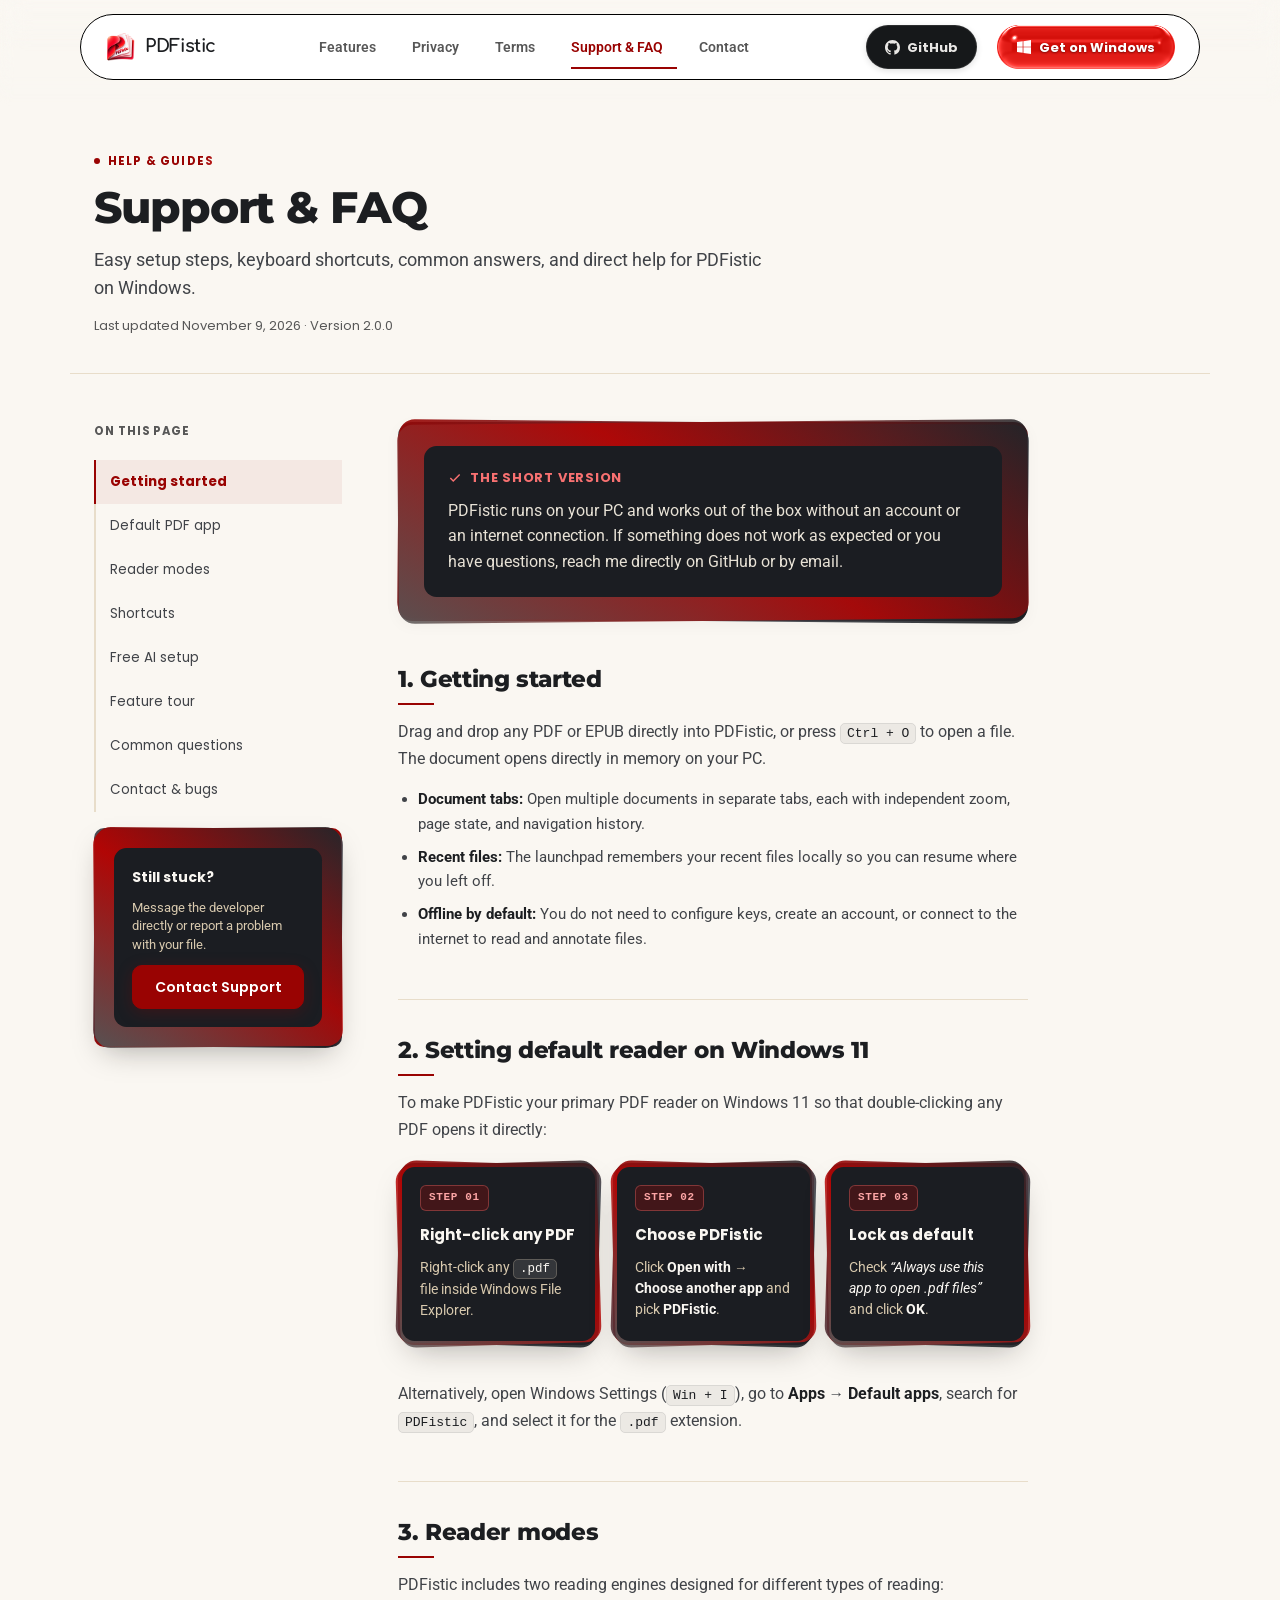
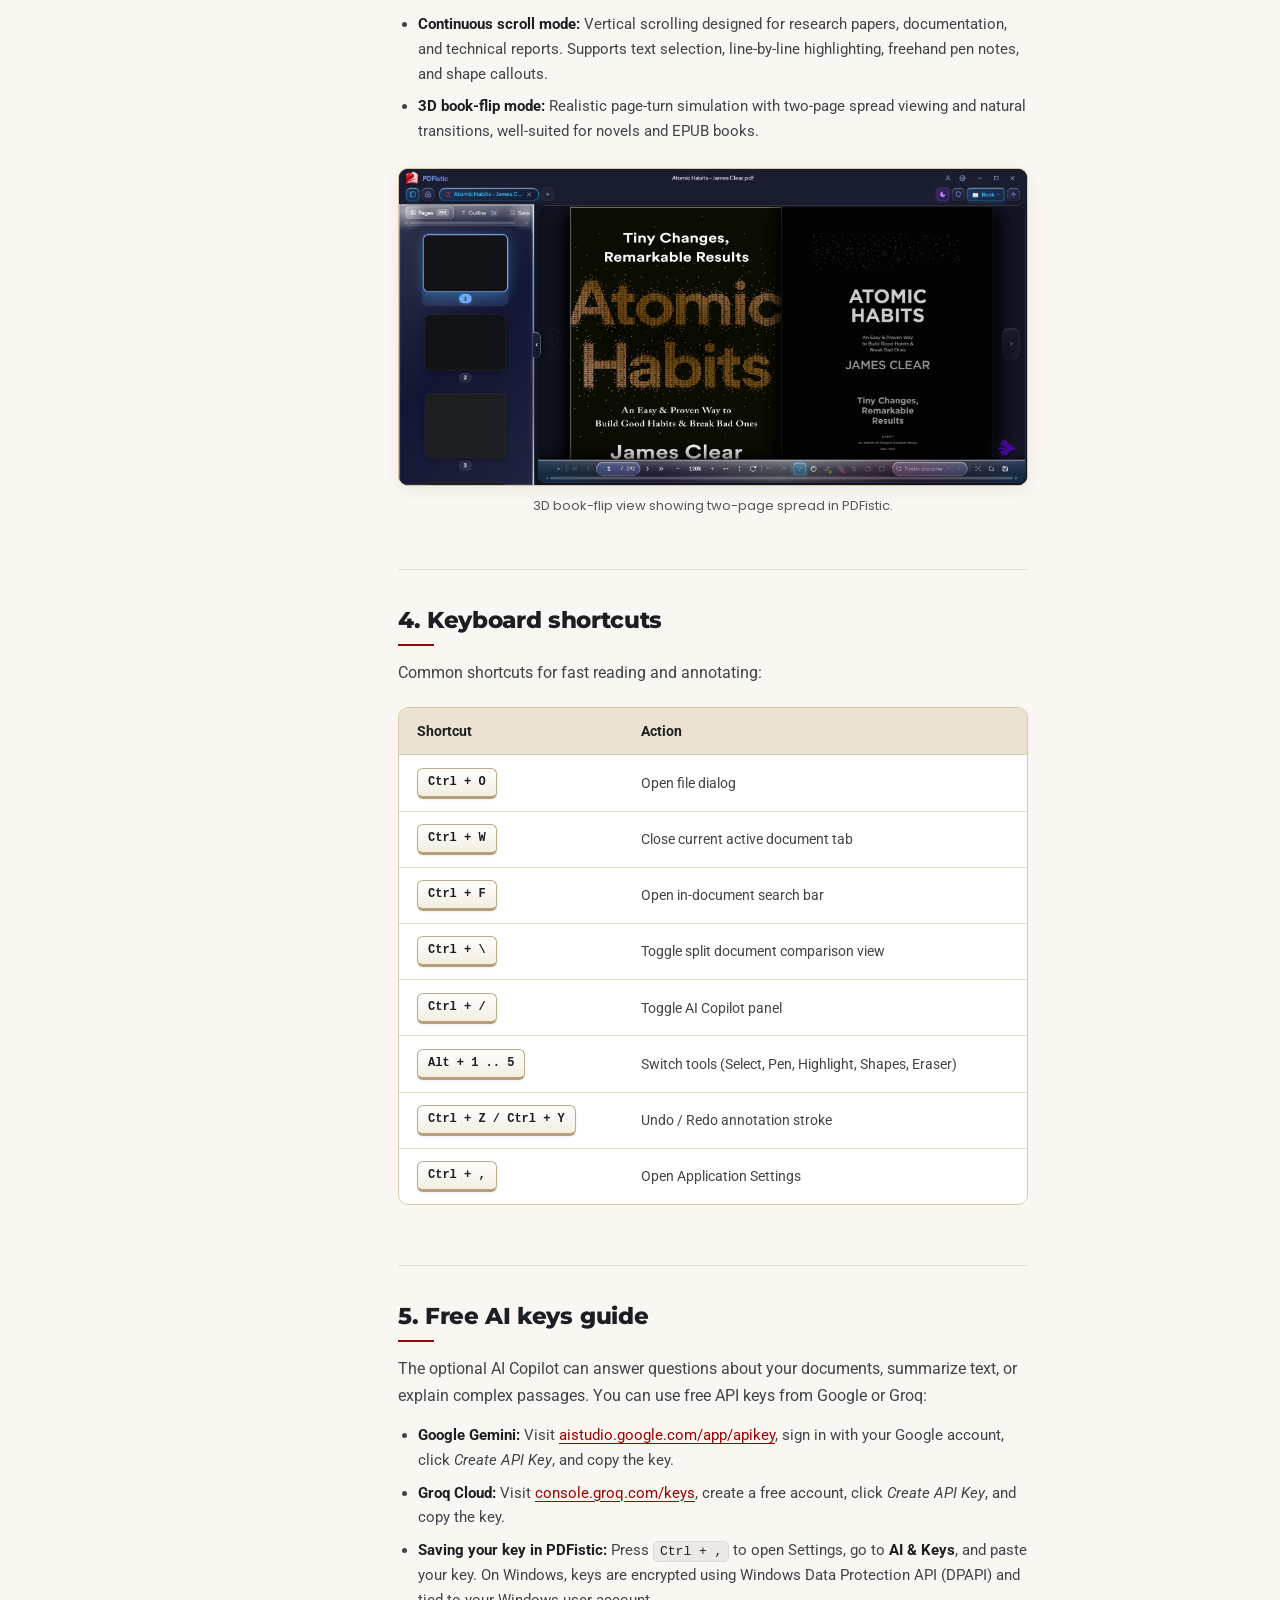
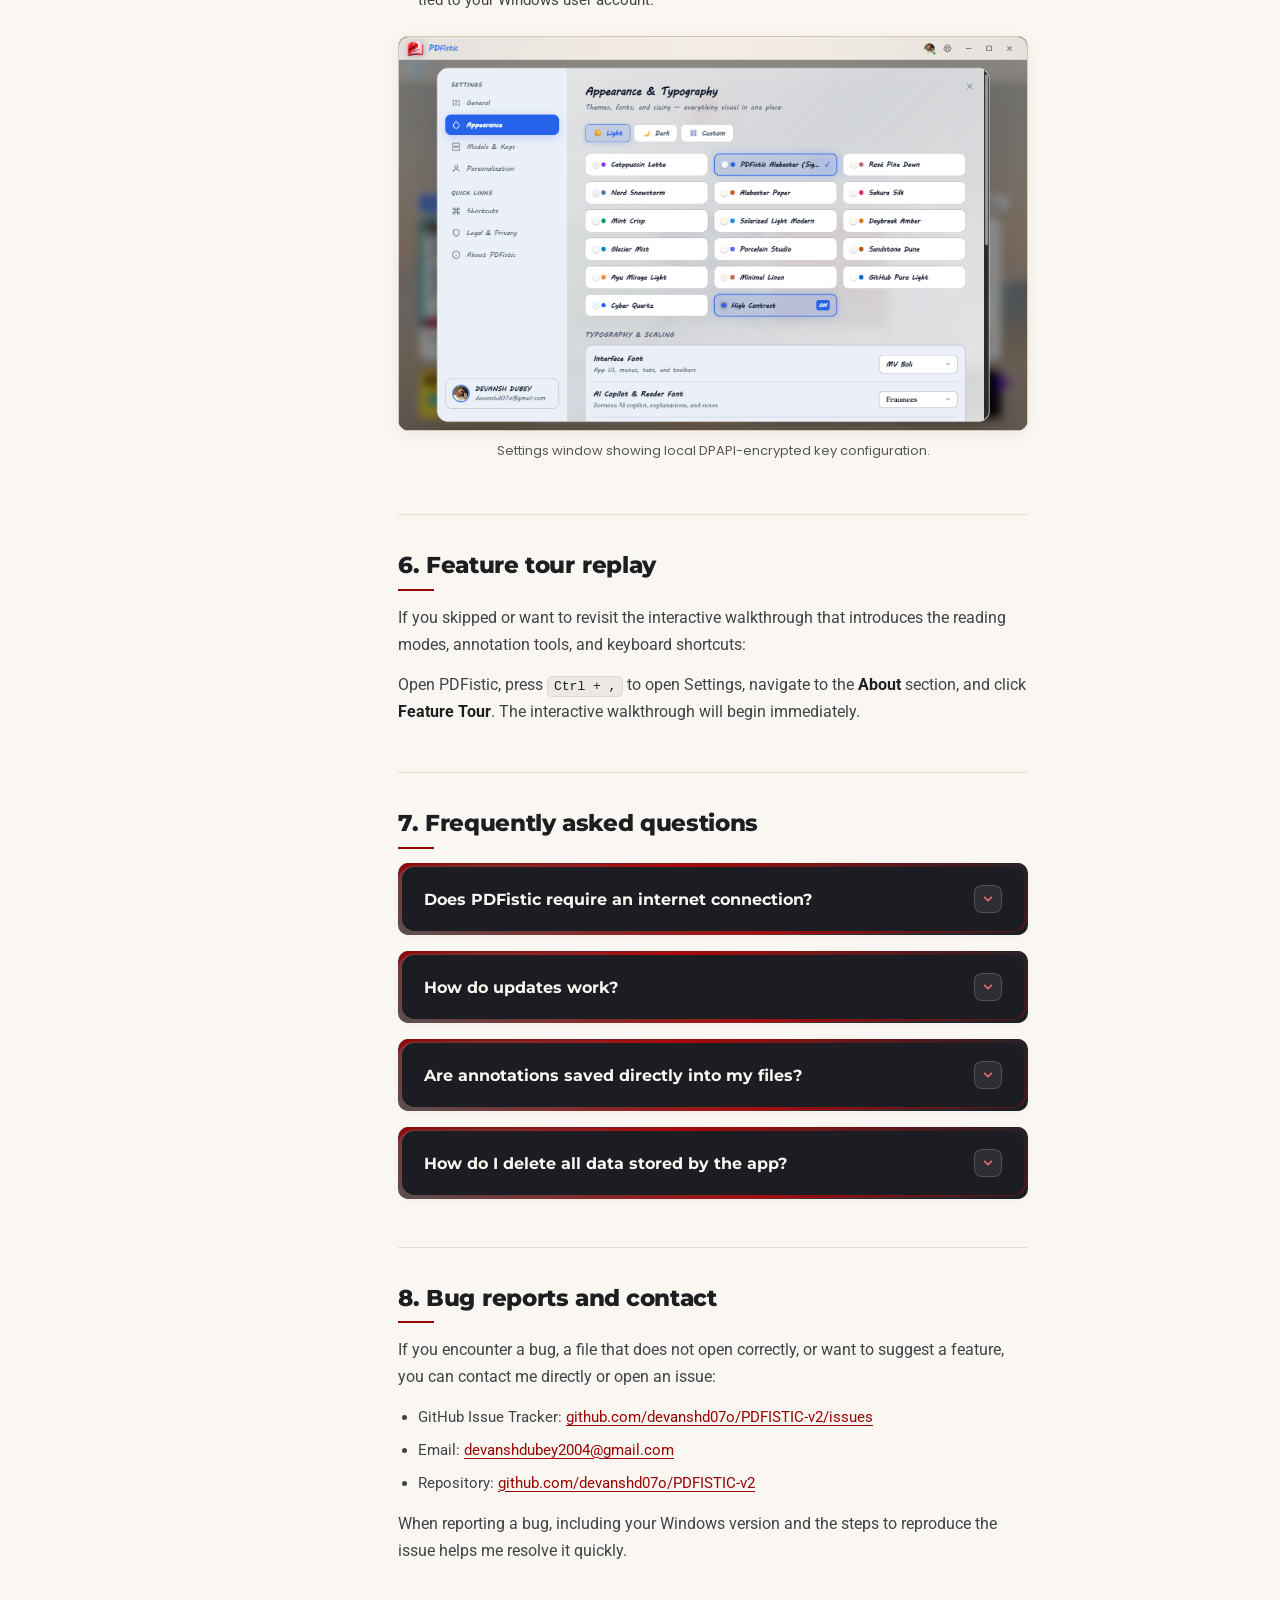
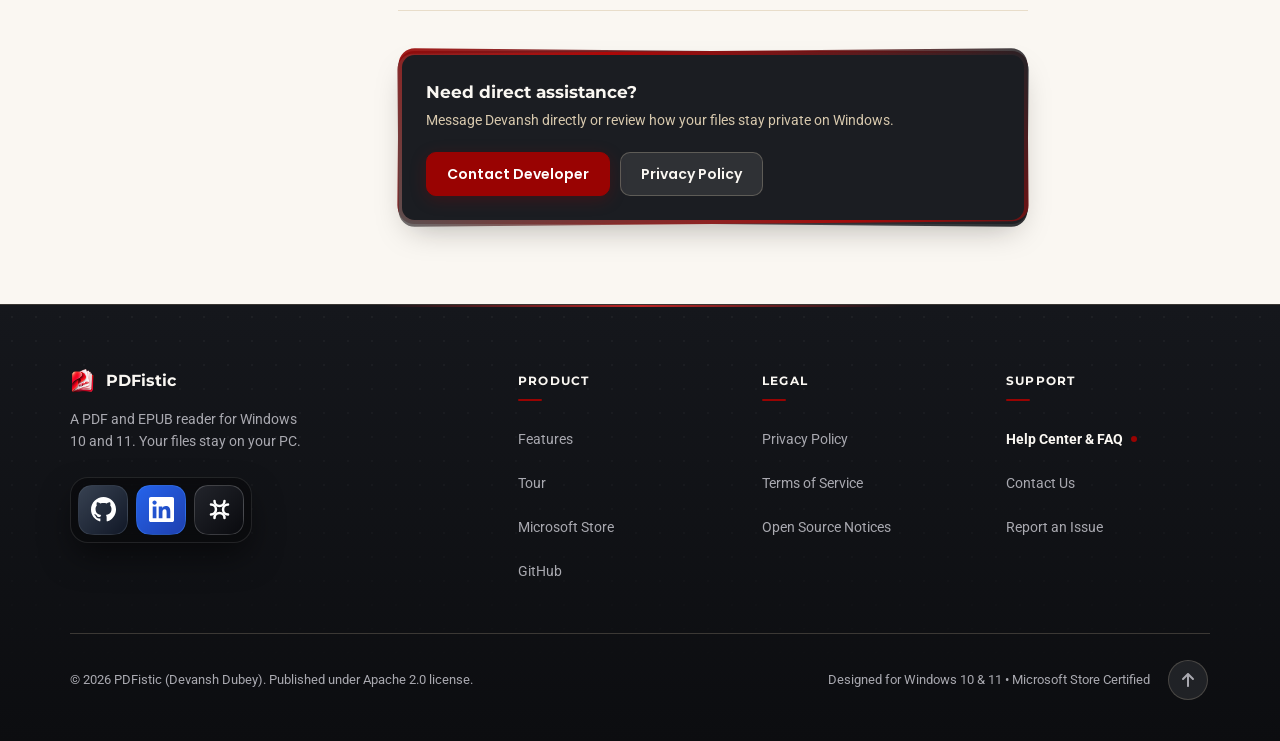
<file: support.html>
<!DOCTYPE html>
<html lang="en">
<head>
  <meta charset="UTF-8">
  <meta name="viewport" content="width=device-width, initial-scale=1.0">
  <title>Support &amp; FAQ - PDFistic</title>
  <meta name="description" content="Help guides, keyboard shortcuts, frequently asked questions, and developer contact for PDFistic on Windows.">
  <link rel="icon" type="image/x-icon" href="favicon.ico">
  <link rel="stylesheet" href="styles.css">
  <script src="script.js" defer></script>
  <script src="venom-button.js" defer></script>
</head>
<body class="page-document">

  <!-- Shared Squircle Clip Path -->
  <svg width="0" height="0" style="position: absolute; pointer-events: none;" aria-hidden="true">
    <defs>
      <clipPath id="squircleClip" clipPathUnits="objectBoundingBox">
        <path d="M 0,0.5 C 0,0 0,0 0.5,0 S 1,0 1,0.5 1,1 0.5,1 0,1 0,0.5"></path>
      </clipPath>
    </defs>
  </svg>

  <!-- Floating Navigation Header -->
  <header class="site-header">
    <div class="nav-container">
      <a href="index.html" class="brand-link">
        <img src="icon.png" alt="PDFistic Logo" class="brand-logo">
        <span class="brand-title">PDFistic</span>
      </a>

      <nav>
        <ul class="nav-links" id="primaryNav">
          <li><a href="index.html#features">Features<svg class="skiper-arrow" viewBox="0 0 10 10" fill="none" stroke="currentColor" stroke-width="1.5"><path d="M1 9L9 1m0 0v8m0-8H1"/></svg></a></li>
          <li><a href="privacy.html">Privacy<svg class="skiper-arrow" viewBox="0 0 10 10" fill="none" stroke="currentColor" stroke-width="1.5"><path d="M1 9L9 1m0 0v8m0-8H1"/></svg></a></li>
          <li><a href="terms.html">Terms<svg class="skiper-arrow" viewBox="0 0 10 10" fill="none" stroke="currentColor" stroke-width="1.5"><path d="M1 9L9 1m0 0v8m0-8H1"/></svg></a></li>
          <li><a href="support.html" class="active">Support &amp; FAQ<svg class="skiper-arrow" viewBox="0 0 10 10" fill="none" stroke="currentColor" stroke-width="1.5"><path d="M1 9L9 1m0 0v8m0-8H1"/></svg></a></li>
          <li><a href="contact.html">Contact<svg class="skiper-arrow" viewBox="0 0 10 10" fill="none" stroke="currentColor" stroke-width="1.5"><path d="M1 9L9 1m0 0v8m0-8H1"/></svg></a></li>
        </ul>
      </nav>

      <div class="nav-cta-group">
        <a href="https://github.com/devanshd07o/PDFISTIC-v2" target="_blank" rel="noopener noreferrer" class="nav-github-btn btn-17" title="View Source on GitHub">
          <span class="text-container">
            <span class="text">
              <svg width="15" height="15" viewBox="0 0 24 24" fill="currentColor">
                <path d="M12 0C5.37 0 0 5.37 0 12c0 5.31 3.435 9.795 8.205 11.385.6.105.825-.255.825-.57 0-.285-.015-1.23-.015-2.235-3.015.555-3.795-.735-4.035-1.41-.135-.345-.72-1.41-1.23-1.695-.42-.225-1.02-.78-.015-.795.945-.015 1.62.87 1.845 1.23 1.08 1.815 2.805 1.305 3.495.99.105-.78.42-1.305.765-1.605-2.67-.3-5.46-1.335-5.46-5.925 0-1.305.465-2.385 1.23-3.225-.12-.3-.54-1.53.12-3.18 0 0 1.005-.315 3.3 1.23.96-.27 1.98-.405 3-.405s2.04.135 3 .405c2.295-1.56 3.3-1.23 3.3-1.23.66 1.65.24 2.88.12 3.18.765.84 1.23 1.905 1.23 3.225 0 4.605-2.805 5.625-5.475 5.925.435.375.81 1.095.81 2.22 0 1.605-.015 2.895-.015 3.3 0 .315.225.69.825.57A12.02 12.02 0 0024 12c0-6.63-5.37-12-12-12z"/>
              </svg>
              <span>GitHub</span>
            </span>
          </span>
        </a>
        <a href="https://apps.microsoft.com/detail/9PMCFQL187MN?hl=en-us&gl=IN&ocid=pdpshare" class="nav-win-btn">
          <svg width="14" height="14" viewBox="0 0 24 24" fill="currentColor">
            <path d="M0 3.449L9.75 2.1v9.451H0m10.949-9.602L24 0v11.4H10.949M0 12.6h9.75v9.451L0 20.699M10.949 12.6H24V24l-12.949-1.801"/>
          </svg>
          <span>Get on Windows</span>
        </a>
        <button class="nav-toggle-btn" id="mobileMenuToggle" aria-label="Toggle navigation menu" aria-expanded="false" aria-controls="primaryNav">
          <span class="hamburger-bar"></span>
          <span class="hamburger-bar"></span>
          <span class="hamburger-bar"></span>
        </button>
      </div>
    </div>
  </header>
  <div class="nav-backdrop" id="navBackdrop"></div>

  <!-- Document Header -->
  <main>
    <header class="doc-header">
      <div class="doc-eyebrow"><span class="doc-eyebrow-dot" aria-hidden="true"></span><span>Help &amp; Guides</span></div>
      <h1 class="doc-title">Support &amp; FAQ</h1>
      <p class="doc-subline">Easy setup steps, keyboard shortcuts, common answers, and direct help for PDFistic on Windows.</p>
      <div class="doc-version-meta">Last updated November 9, 2026 &middot; Version 2.0.0</div>
    </header>

    <!-- Document Layout (TOC + Article) -->
    <div class="doc-container">
      <aside class="doc-toc">
        <div class="doc-toc-title">On this page</div>
        <nav id="support-toc">
          <a href="#getting-started" class="active">Getting started</a>
          <a href="#default-app">Default PDF app</a>
          <a href="#reader-modes">Reader modes</a>
          <a href="#shortcuts">Shortcuts</a>
          <a href="#ai-setup">Free AI setup</a>
          <a href="#tour">Feature tour</a>
          <a href="#faq">Common questions</a>
          <a href="#contact">Contact &amp; bugs</a>
        </nav>
        <div class="uiverse-card uiverse-card--subtle toc-action-box">
          <div class="uiverse-card-info toc-action-inner">
            <h4>Still stuck?</h4>
            <p>Message the developer directly or report a problem with your file.</p>
            <a href="contact.html" class="btn btn-cream-primary" style="width: 100%;">Contact Support</a>
          </div>
        </div>
      </aside>

      <article class="doc-content">
        <!-- The Short Version -->
        <div class="uiverse-card uiverse-card--subtle doc-short-version">
          <div class="uiverse-card-info doc-short-version-inner">
            <h2>
              <svg width="14" height="14" viewBox="0 0 24 24" fill="none" stroke="currentColor" stroke-width="2.5" aria-hidden="true"><polyline points="20 6 9 17 4 12"/></svg>
              The short version
            </h2>
            <p>
              PDFistic runs on your PC and works out of the box without an account or an internet connection. If something does not work as expected or you have questions, reach me directly on GitHub or by email.
            </p>
          </div>
        </div>

        <!-- Section 1 -->
        <section class="doc-section" id="getting-started">
          <h2>1. Getting started</h2>
          <p>
            Drag and drop any PDF or EPUB directly into PDFistic, or press <code>Ctrl + O</code> to open a file. The document opens directly in memory on your PC.
          </p>
          <ul>
            <li><strong>Document tabs:</strong> Open multiple documents in separate tabs, each with independent zoom, page state, and navigation history.</li>
            <li><strong>Recent files:</strong> The launchpad remembers your recent files locally so you can resume where you left off.</li>
            <li><strong>Offline by default:</strong> You do not need to configure keys, create an account, or connect to the internet to read and annotate files.</li>
          </ul>
        </section>

        <!-- Section 2 -->
        <section class="doc-section" id="default-app">
          <h2>2. Setting default reader on Windows 11</h2>
          <p>
            To make PDFistic your primary PDF reader on Windows 11 so that double-clicking any PDF opens it directly:
          </p>
          <div class="step-cards-grid">
            <div class="uiverse-card step-card">
              <div class="uiverse-card-info step-card-inner">
                <span class="step-num-badge">Step 01</span>
                <h3>Right-click any PDF</h3>
                <p>Right-click any <code>.pdf</code> file inside Windows File Explorer.</p>
              </div>
            </div>
            <div class="uiverse-card step-card">
              <div class="uiverse-card-info step-card-inner">
                <span class="step-num-badge">Step 02</span>
                <h3>Choose PDFistic</h3>
                <p>Click <strong>Open with</strong> &rarr; <strong>Choose another app</strong> and pick <strong>PDFistic</strong>.</p>
              </div>
            </div>
            <div class="uiverse-card step-card">
              <div class="uiverse-card-info step-card-inner">
                <span class="step-num-badge">Step 03</span>
                <h3>Lock as default</h3>
                <p>Check <em>&ldquo;Always use this app to open .pdf files&rdquo;</em> and click <strong>OK</strong>.</p>
              </div>
            </div>
          </div>
          <p>
            Alternatively, open Windows Settings (<code>Win + I</code>), go to <strong>Apps</strong> &rarr; <strong>Default apps</strong>, search for <code>PDFistic</code>, and select it for the <code>.pdf</code> extension.
          </p>
        </section>

        <!-- Section 3 -->
        <section class="doc-section" id="reader-modes">
          <h2>3. Reader modes</h2>
          <p>
            PDFistic includes two reading engines designed for different types of reading:
          </p>
          <ul>
            <li><strong>Continuous scroll mode:</strong> Vertical scrolling designed for research papers, documentation, and technical reports. Supports text selection, line-by-line highlighting, freehand pen notes, and shape callouts.</li>
            <li><strong>3D book-flip mode:</strong> Realistic page-turn simulation with two-page spread viewing and natural transitions, well-suited for novels and EPUB books.</li>
          </ul>

          <div class="doc-screenshot-frame">
            <img src="assets/screenshots/book_flip.png" alt="3D book-flip view in PDFistic" loading="lazy">
          </div>
          <div class="doc-screenshot-caption">3D book-flip view showing two-page spread in PDFistic.</div>
        </section>

        <!-- Section 4 -->
        <section class="doc-section" id="shortcuts">
          <h2>4. Keyboard shortcuts</h2>
          <p>
            Common shortcuts for fast reading and annotating:
          </p>

          <div class="spec-table-container">
            <table class="spec-table">
              <thead>
                <tr>
                  <th>Shortcut</th>
                  <th>Action</th>
                </tr>
              </thead>
              <tbody>
                <tr><td><kbd class="kbd-key">Ctrl + O</kbd></td><td>Open file dialog</td></tr>
                <tr><td><kbd class="kbd-key">Ctrl + W</kbd></td><td>Close current active document tab</td></tr>
                <tr><td><kbd class="kbd-key">Ctrl + F</kbd></td><td>Open in-document search bar</td></tr>
                <tr><td><kbd class="kbd-key">Ctrl + \</kbd></td><td>Toggle split document comparison view</td></tr>
                <tr><td><kbd class="kbd-key">Ctrl + /</kbd></td><td>Toggle AI Copilot panel</td></tr>
                <tr><td><kbd class="kbd-key">Alt + 1 .. 5</kbd></td><td>Switch tools (Select, Pen, Highlight, Shapes, Eraser)</td></tr>
                <tr><td><kbd class="kbd-key">Ctrl + Z / Ctrl + Y</kbd></td><td>Undo / Redo annotation stroke</td></tr>
                <tr><td><kbd class="kbd-key">Ctrl + ,</kbd></td><td>Open Application Settings</td></tr>
              </tbody>
            </table>
          </div>
        </section>

        <!-- Section 5 -->
        <section class="doc-section" id="ai-setup">
          <h2>5. Free AI keys guide</h2>
          <p>
            The optional AI Copilot can answer questions about your documents, summarize text, or explain complex passages. You can use free API keys from Google or Groq:
          </p>
          <ul>
            <li><strong>Google Gemini:</strong> Visit <a href="https://aistudio.google.com/app/apikey" target="_blank" rel="noopener noreferrer">aistudio.google.com/app/apikey</a>, sign in with your Google account, click <em>Create API Key</em>, and copy the key.</li>
            <li><strong>Groq Cloud:</strong> Visit <a href="https://console.groq.com/keys" target="_blank" rel="noopener noreferrer">console.groq.com/keys</a>, create a free account, click <em>Create API Key</em>, and copy the key.</li>
            <li><strong>Saving your key in PDFistic:</strong> Press <code>Ctrl + ,</code> to open Settings, go to <strong>AI &amp; Keys</strong>, and paste your key. On Windows, keys are encrypted using Windows Data Protection API (DPAPI) and tied to your Windows user account.</li>
          </ul>

          <div class="doc-screenshot-frame">
            <img src="assets/screenshots/settings_suite.png" alt="PDFistic settings window showing API key configuration" loading="lazy">
          </div>
          <div class="doc-screenshot-caption">Settings window showing local DPAPI-encrypted key configuration.</div>
        </section>

        <!-- Section 6 -->
        <section class="doc-section" id="tour">
          <h2>6. Feature tour replay</h2>
          <p>
            If you skipped or want to revisit the interactive walkthrough that introduces the reading modes, annotation tools, and keyboard shortcuts:
          </p>
          <p>
            Open PDFistic, press <code>Ctrl + ,</code> to open Settings, navigate to the <strong>About</strong> section, and click <strong>Feature Tour</strong>. The interactive walkthrough will begin immediately.
          </p>
        </section>

        <!-- Section 7 -->
        <section class="doc-section" id="faq">
          <h2>7. Frequently asked questions</h2>

          <div class="uiverse-card uiverse-card--subtle faq-item">
            <div class="uiverse-card-info faq-item-inner">
              <button type="button" class="faq-question" aria-expanded="false">
                <span>Does PDFistic require an internet connection?</span>
                <svg class="faq-chevron" width="16" height="16" viewBox="0 0 24 24" fill="none" stroke="currentColor" stroke-width="2.5" stroke-linecap="round" stroke-linejoin="round" aria-hidden="true"><polyline points="6 9 12 15 18 9"/></svg>
              </button>
              <div class="faq-collapse">
                <div class="faq-answer">
                  No. All document rendering, EPUB parsing, text selection, annotations, and OCR run locally on your PC. An internet connection is only used if you choose to ask questions through the AI Copilot with your own API key.
                </div>
              </div>
            </div>
          </div>

          <div class="uiverse-card uiverse-card--subtle faq-item">
            <div class="uiverse-card-info faq-item-inner">
              <button type="button" class="faq-question" aria-expanded="false">
                <span>How do updates work?</span>
                <svg class="faq-chevron" width="16" height="16" viewBox="0 0 24 24" fill="none" stroke="currentColor" stroke-width="2.5" stroke-linecap="round" stroke-linejoin="round" aria-hidden="true"><polyline points="6 9 12 15 18 9"/></svg>
              </button>
              <div class="faq-collapse">
                <div class="faq-answer">
                  If you installed PDFistic from the Microsoft Store, Windows handles updates automatically in the background. If you downloaded a standalone installer, you can check for updates in Settings &rarr; About &rarr; Check for Updates.
                </div>
              </div>
            </div>
          </div>

          <div class="uiverse-card uiverse-card--subtle faq-item">
            <div class="uiverse-card-info faq-item-inner">
              <button type="button" class="faq-question" aria-expanded="false">
                <span>Are annotations saved directly into my files?</span>
                <svg class="faq-chevron" width="16" height="16" viewBox="0 0 24 24" fill="none" stroke="currentColor" stroke-width="2.5" stroke-linecap="round" stroke-linejoin="round" aria-hidden="true"><polyline points="6 9 12 15 18 9"/></svg>
              </button>
              <div class="faq-collapse">
                <div class="faq-answer">
                  Yes. When you click Save or Export, your highlights, notes, and drawings are written into the standard PDF annotation stream in accordance with ISO specifications, readable by any compliant PDF viewer.
                </div>
              </div>
            </div>
          </div>

          <div class="uiverse-card uiverse-card--subtle faq-item">
            <div class="uiverse-card-info faq-item-inner">
              <button type="button" class="faq-question" aria-expanded="false">
                <span>How do I delete all data stored by the app?</span>
                <svg class="faq-chevron" width="16" height="16" viewBox="0 0 24 24" fill="none" stroke="currentColor" stroke-width="2.5" stroke-linecap="round" stroke-linejoin="round" aria-hidden="true"><polyline points="6 9 12 15 18 9"/></svg>
              </button>
              <div class="faq-collapse">
                <div class="faq-answer">
                  Delete the folder <code>%APPDATA%\pdfistic</code> (or the package data folder under <code>%LOCALAPPDATA%\Packages</code> for Microsoft Store installs). That removes all settings, recent file history, and stored API keys.
                </div>
              </div>
            </div>
          </div>
        </section>

        <!-- Section 8 -->
        <section class="doc-section" id="contact">
          <h2>8. Bug reports and contact</h2>
          <p>
            If you encounter a bug, a file that does not open correctly, or want to suggest a feature, you can contact me directly or open an issue:
          </p>
          <ul>
            <li>GitHub Issue Tracker: <a href="https://github.com/devanshd07o/PDFISTIC-v2/issues" target="_blank" rel="noopener noreferrer">github.com/devanshd07o/PDFISTIC-v2/issues</a></li>
            <li>Email: <a href="mailto:devanshdubey2004@gmail.com">devanshdubey2004@gmail.com</a></li>
            <li>Repository: <a href="https://github.com/devanshd07o/PDFISTIC-v2" target="_blank" rel="noopener noreferrer">github.com/devanshd07o/PDFISTIC-v2</a></li>
          </ul>
          <p>
            When reporting a bug, including your Windows version and the steps to reproduce the issue helps me resolve it quickly.
          </p>
        </section>

        <div class="uiverse-card uiverse-card--subtle doc-next-strip">
          <div class="uiverse-card-info doc-next-inner">
            <div>
              <h3>Need direct assistance?</h3>
              <p>Message Devansh directly or review how your files stay private on Windows.</p>
            </div>
            <div class="doc-next-actions">
              <a href="contact.html" class="btn btn-cream-primary">Contact Developer</a>
              <a href="privacy.html" class="btn btn-cream-secondary">Privacy Policy</a>
            </div>
          </div>
        </div>
      </article>
    </div>
  </main>

  <!-- Official Footer -->
  <footer class="footer site-footer">
    <div class="footer-container">
      <div class="footer-col-brand">
        <div class="footer-brand-head">
          <img src="icon.png" alt="PDFistic" class="footer-brand-logo">
          <span class="footer-brand-name">PDFistic</span>
        </div>
        <p>
          A PDF and EPUB reader for Windows 10 and 11. Your files stay on your PC.
        </p>
        <div class="squircle-dock-wrap">
          <div class="squircle-dock-backdrop"></div>
          <div class="squircle-dock-items">
            <div class="squircle-dock-item"><a href="https://github.com/devanshd07o/PDFISTIC-v2" target="_blank" rel="noopener noreferrer" class="squircle-btn btn-gh" aria-label="GitHub"><svg viewBox="0 0 24 24" fill="currentColor" aria-hidden="true"><path d="M12 0c-6.626 0-12 5.373-12 12 0 5.302 3.438 9.8 8.207 11.387.599.111.793-.261.793-.577v-2.234c-3.338.726-4.033-1.416-4.033-1.416-.546-1.387-1.333-1.756-1.333-1.756-1.089-.745.083-.729.083-.729 1.205.084 1.839 1.237 1.839 1.237 1.07 1.834 2.807 1.304 3.492.997.107-.775.418-1.305.762-1.604-2.665-.305-5.46-1.334-5.46-5.931 0-1.311.469-2.381 1.236-3.221-.124-.303-.535-1.524.117-3.176 0 0 1.008-.322 3.301 1.23.957-.266 1.983-.399 3.003-.404 1.02.005 2.047.138 3.006.404 2.291-1.552 3.297-1.23 3.297-1.23.653 1.653.242 2.874.118 3.176.77.84 1.235 1.911 1.235 3.221 0 4.609-2.807 5.624-5.479 5.921.43.372.823 1.102.823 2.222v3.293c0 .319.192.694.801.576 4.765-1.589 8.199-6.086 8.199-11.386 0-6.627-5.373-12-12-12z"></path></svg></a><span class="footer-tooltip" aria-hidden="true">GitHub</span></div>
            <div class="squircle-dock-item"><a href="https://linkedin.com" target="_blank" rel="noopener noreferrer" class="squircle-btn btn-li" aria-label="LinkedIn"><svg viewBox="0 0 24 24" fill="currentColor" aria-hidden="true"><path d="M20.447 20.452h-3.554v-5.569c0-1.328-.027-3.037-1.852-3.037-1.853 0-2.136 1.445-2.136 2.939v5.667H9.351V9h3.414v1.561h.046c.477-.9 1.637-1.85 3.37-1.85 3.601 0 4.267 2.37 4.267 5.455v6.286zM5.337 7.433c-1.144 0-2.063-.926-2.063-2.065 0-1.138.92-2.063 2.063-2.063 1.14 0 2.064.925 2.064 2.063 0 1.139-.925 2.065-2.064 2.065zm1.782 13.019H3.555V9h3.564v11.452zM22.225 0H1.771C.792 0 0 .774 0 1.729v20.542C0 23.227.792 24 1.771 24h20.451C23.2 24 24 23.227 24 22.271V1.729C24 .774 23.2 0 22.222 0h.003z"></path></svg></a><span class="footer-tooltip" aria-hidden="true">LinkedIn</span></div>
            <div class="squircle-dock-item"><a href="https://github.com/devanshd07o/CLAUZEY-V1" target="_blank" rel="noopener noreferrer" class="squircle-btn btn-cz" aria-label="Clauzey"><svg viewBox="0 0 24 24" fill="none" stroke="currentColor" stroke-width="2.4" stroke-linecap="round" aria-hidden="true"><path d="M7.2 3.8a4.8 4.8 0 0 0 9.6 0"></path><path d="M20.2 7.2a4.8 4.8 0 0 0 0 9.6"></path><path d="M16.8 20.2a4.8 4.8 0 0 0-9.6 0"></path><path d="M3.8 16.8a4.8 4.8 0 0 0 0-9.6"></path></svg></a><span class="footer-tooltip" aria-hidden="true">Clauzey</span></div>
          </div>
        </div>
      </div>

      <div class="footer-col">
        <h4>Product</h4>
        <ul class="footer-links">
          <li><a href="index.html#features"><span class="footer-link-label">Features</span></a></li>
          <li><a href="index.html#tour"><span class="footer-link-label">Tour</span></a></li>
          <li><a href="https://apps.microsoft.com/detail/9PMCFQL187MN?hl=en-us&gl=IN&ocid=pdpshare"><span class="footer-link-label">Microsoft Store</span></a></li>
          <li><a href="https://github.com/devanshd07o/PDFISTIC-v2"><span class="footer-link-label">GitHub</span></a></li>
        </ul>
      </div>

      <div class="footer-col">
        <h4>Legal</h4>
        <ul class="footer-links">
          <li><a href="privacy.html"><span class="footer-link-label">Privacy Policy</span></a></li>
          <li><a href="terms.html"><span class="footer-link-label">Terms of Service</span></a></li>
          <li><a href="licenses.html"><span class="footer-link-label">Open Source Notices</span></a></li>
        </ul>
      </div>

      <div class="footer-col">
        <h4>Support</h4>
        <ul class="footer-links">
          <li><a href="support.html" class="footer-link-active"><span class="footer-link-label">Help Center &amp; FAQ</span></a></li>
          <li><a href="contact.html"><span class="footer-link-label">Contact Us</span></a></li>
          <li><a href="https://github.com/devanshd07o/PDFISTIC-v2/issues"><span class="footer-link-label">Report an Issue</span></a></li>
        </ul>
      </div>
    </div>

    <div class="footer-bottom">
      <div>&copy; 2026 PDFistic (Devansh Dubey). Published under Apache 2.0 license.</div>
      <div class="footer-bottom-right">
        <div>Designed for Windows 10 &amp; 11 &bull; Microsoft Store Certified</div>
        <button type="button" class="to-top" aria-label="Back to top">
          <svg viewBox="0 0 384 512" aria-hidden="true"><path d="M214.6 41.4c-12.5-12.5-32.8-12.5-45.3 0l-160 160c-12.5 12.5-12.5 32.8 0 45.3s32.8 12.5 45.3 0L160 141.2V448c0 17.7 14.3 32 32 32s32-14.3 32-32V141.2L329.4 246.6c12.5 12.5 32.8 12.5 45.3 0s12.5-32.8 0-45.3l-160-160z"></path></svg>
          <span class="footer-tooltip" aria-hidden="true">Back to top</span>
        </button>
      </div>
    </div>
  </footer>

</body>
</html>
</file>
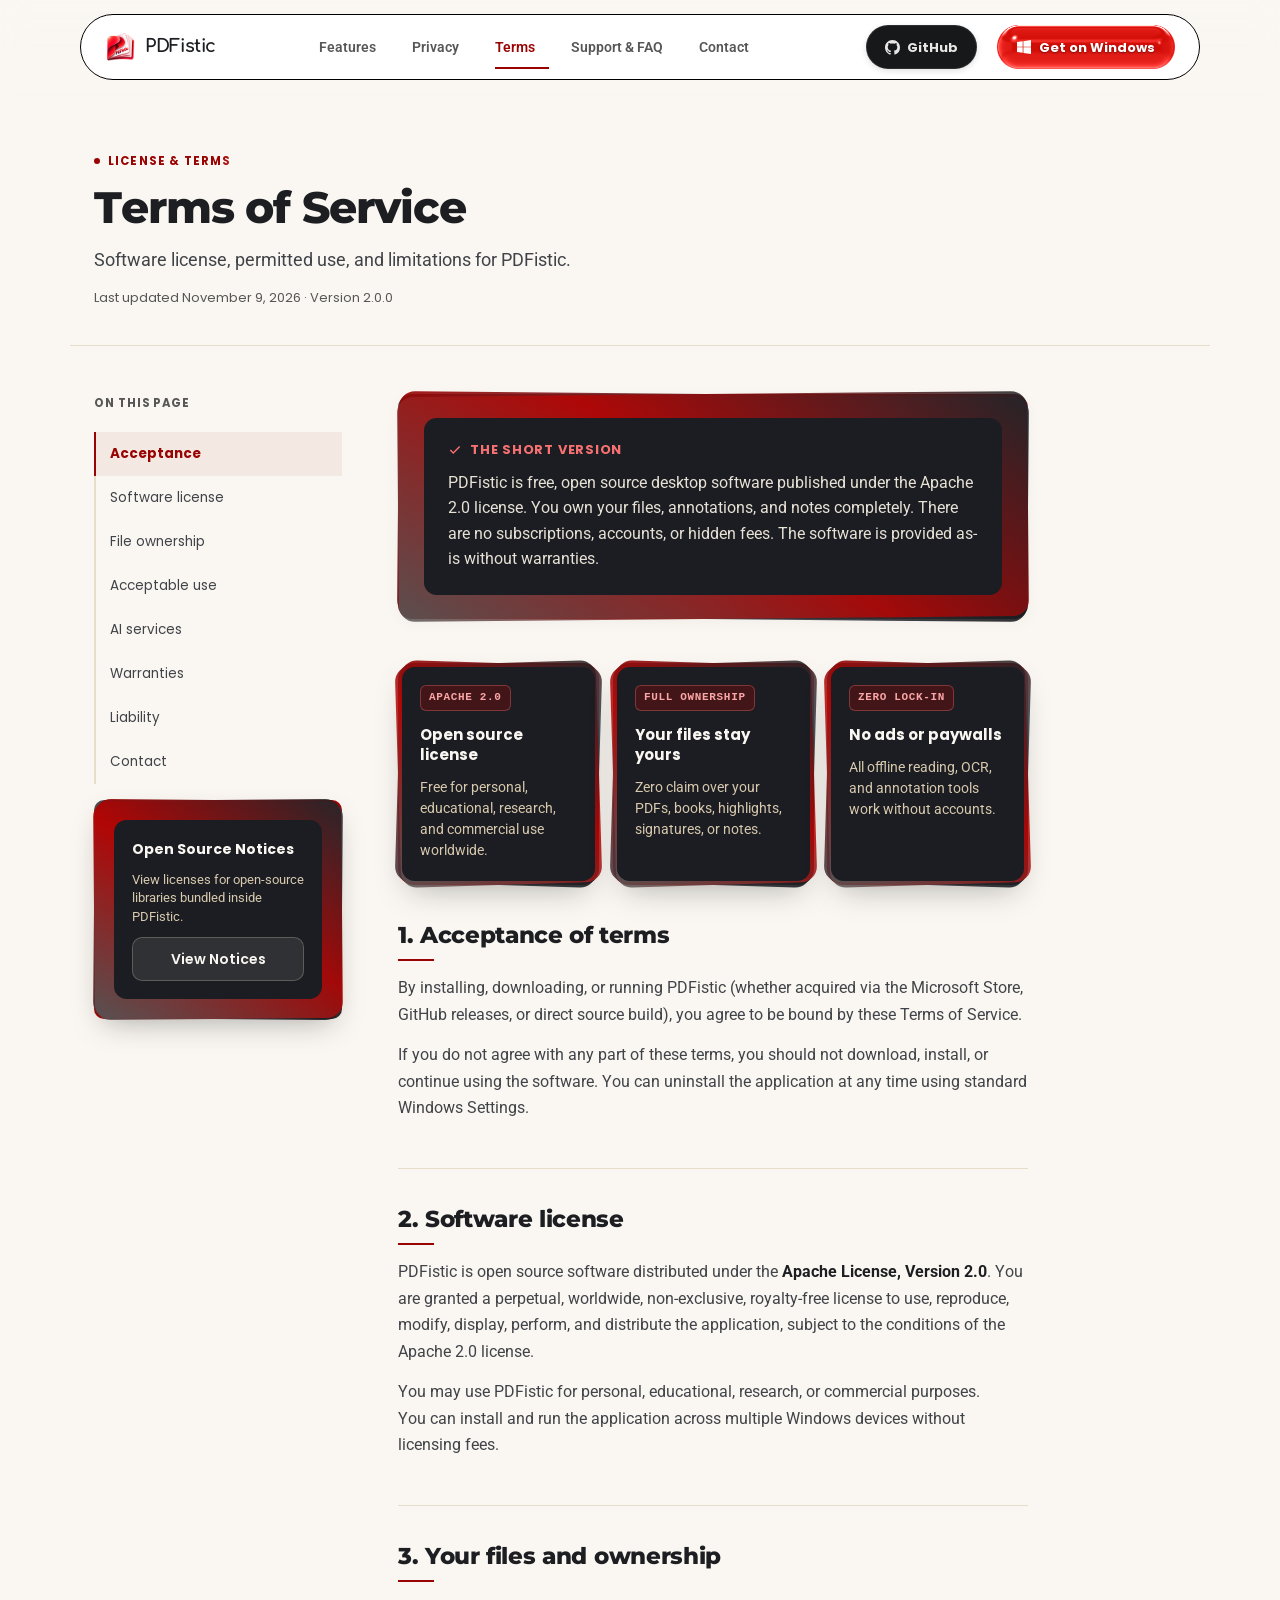
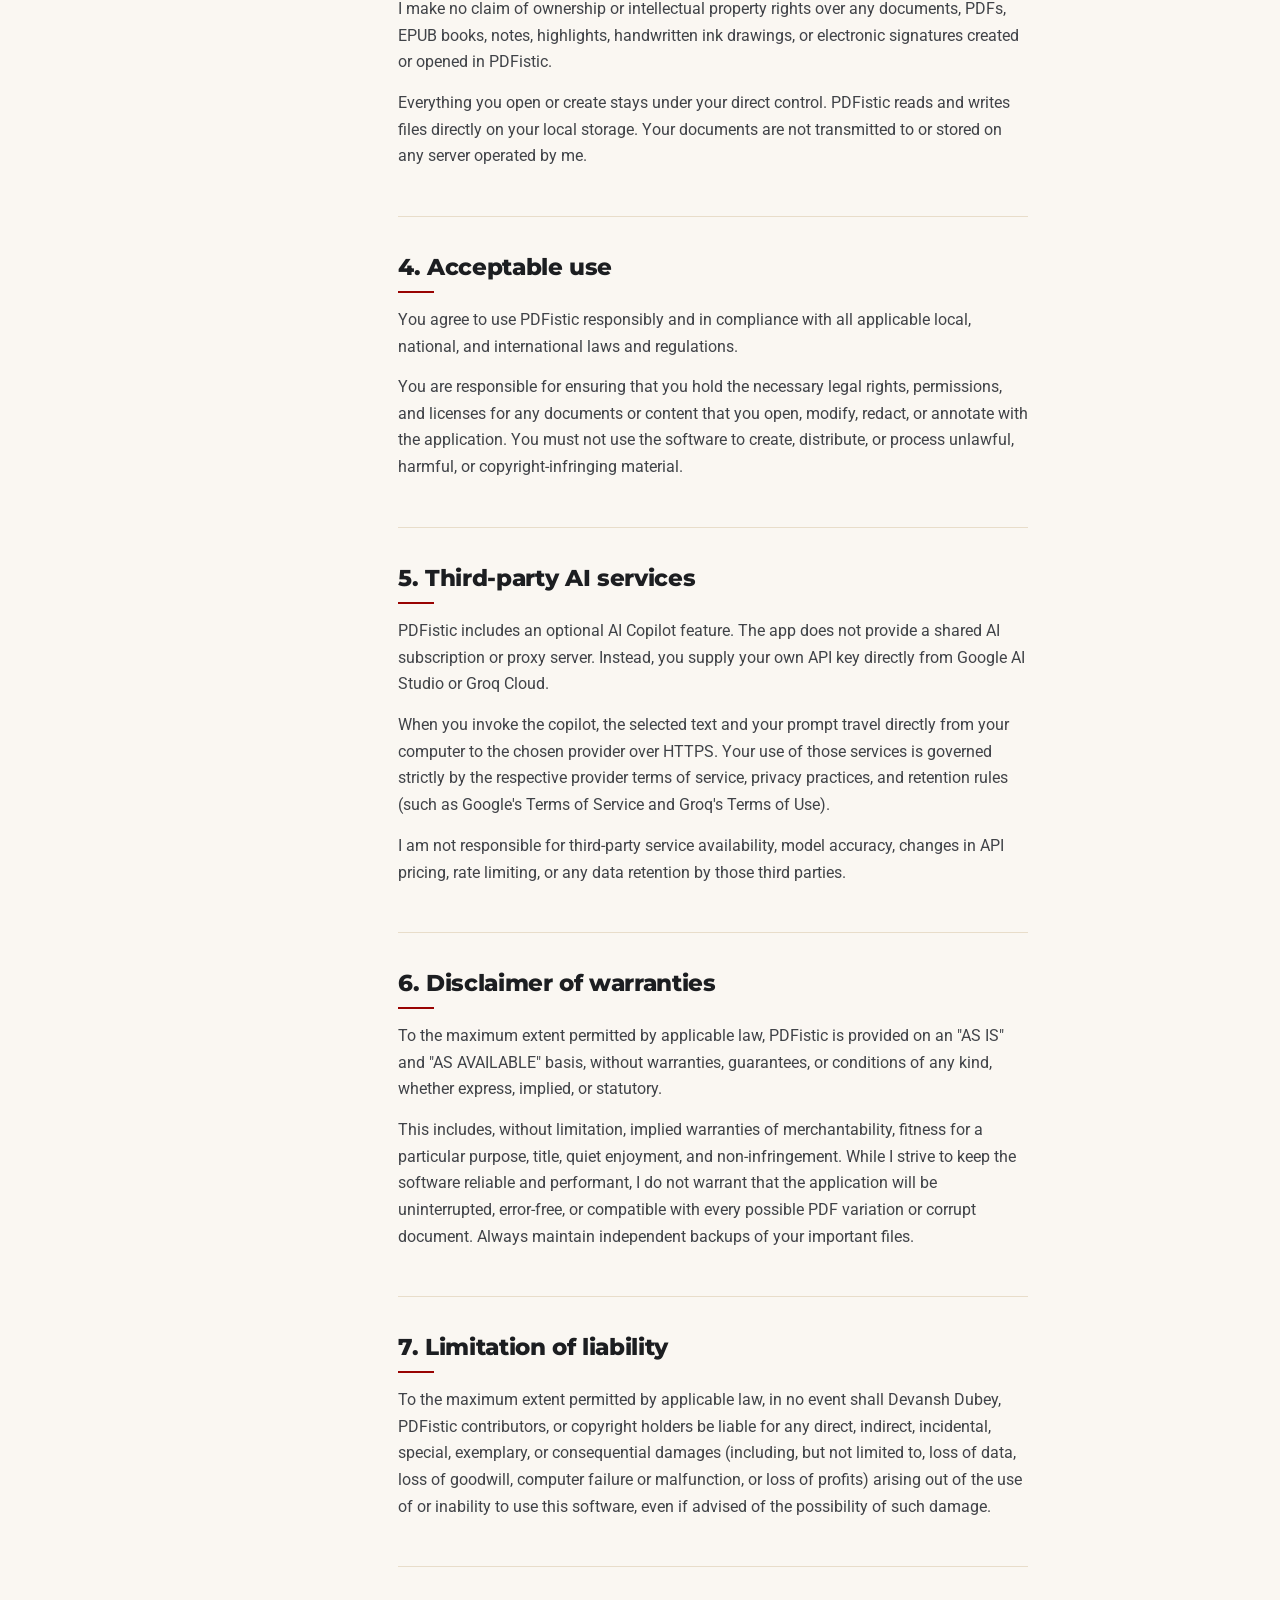
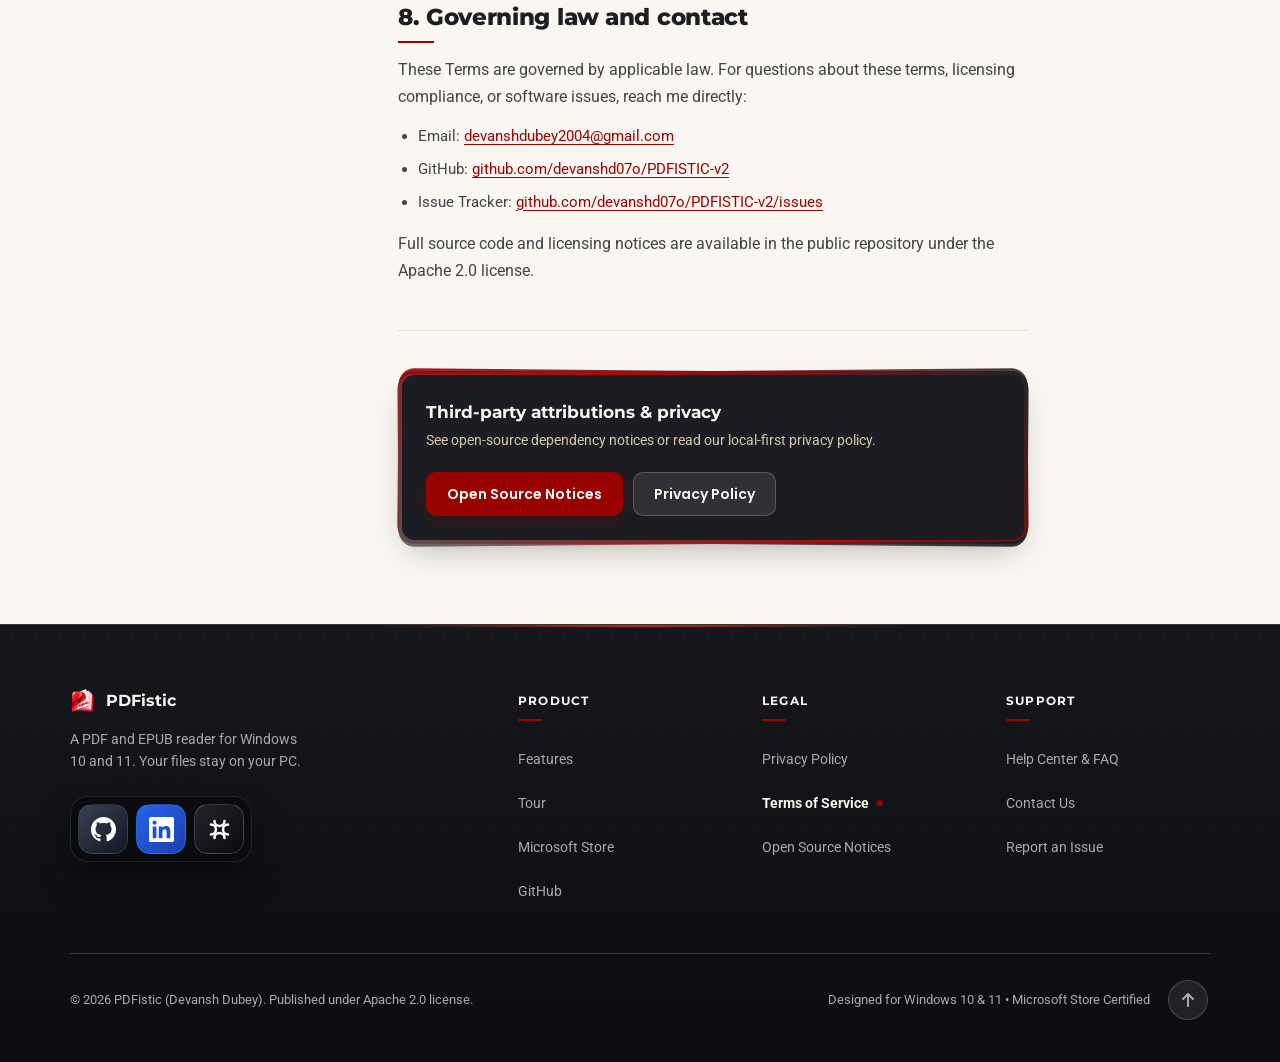
<file: terms.html>
<!DOCTYPE html>
<html lang="en">
<head>
  <meta charset="UTF-8">
  <meta name="viewport" content="width=device-width, initial-scale=1.0">
  <title>Terms of Service - PDFistic</title>
  <meta name="description" content="Terms of Service and Software License for PDFistic. Free open source desktop document reader for Windows under Apache 2.0.">
  <link rel="icon" type="image/x-icon" href="favicon.ico">
  <link rel="stylesheet" href="styles.css">
  <script src="script.js" defer></script>
  <script src="venom-button.js" defer></script>
</head>
<body class="page-document">

  <!-- Shared Squircle Clip Path -->
  <svg width="0" height="0" style="position: absolute; pointer-events: none;" aria-hidden="true">
    <defs>
      <clipPath id="squircleClip" clipPathUnits="objectBoundingBox">
        <path d="M 0,0.5 C 0,0 0,0 0.5,0 S 1,0 1,0.5 1,1 0.5,1 0,1 0,0.5"></path>
      </clipPath>
    </defs>
  </svg>

  <!-- Floating Navigation Header -->
  <header class="site-header">
    <div class="nav-container">
      <a href="index.html" class="brand-link">
        <img src="icon.png" alt="PDFistic Logo" class="brand-logo">
        <span class="brand-title">PDFistic</span>
      </a>

      <nav>
        <ul class="nav-links" id="primaryNav">
          <li><a href="index.html#features">Features<svg class="skiper-arrow" viewBox="0 0 10 10" fill="none" stroke="currentColor" stroke-width="1.5"><path d="M1 9L9 1m0 0v8m0-8H1"/></svg></a></li>
          <li><a href="privacy.html">Privacy<svg class="skiper-arrow" viewBox="0 0 10 10" fill="none" stroke="currentColor" stroke-width="1.5"><path d="M1 9L9 1m0 0v8m0-8H1"/></svg></a></li>
          <li><a href="terms.html" class="active">Terms<svg class="skiper-arrow" viewBox="0 0 10 10" fill="none" stroke="currentColor" stroke-width="1.5"><path d="M1 9L9 1m0 0v8m0-8H1"/></svg></a></li>
          <li><a href="support.html">Support &amp; FAQ<svg class="skiper-arrow" viewBox="0 0 10 10" fill="none" stroke="currentColor" stroke-width="1.5"><path d="M1 9L9 1m0 0v8m0-8H1"/></svg></a></li>
          <li><a href="contact.html">Contact<svg class="skiper-arrow" viewBox="0 0 10 10" fill="none" stroke="currentColor" stroke-width="1.5"><path d="M1 9L9 1m0 0v8m0-8H1"/></svg></a></li>
        </ul>
      </nav>

      <div class="nav-cta-group">
        <a href="https://github.com/devanshd07o/PDFISTIC-v2" target="_blank" rel="noopener noreferrer" class="nav-github-btn btn-17" title="View Source on GitHub">
          <span class="text-container">
            <span class="text">
              <svg width="15" height="15" viewBox="0 0 24 24" fill="currentColor">
                <path d="M12 0C5.37 0 0 5.37 0 12c0 5.31 3.435 9.795 8.205 11.385.6.105.825-.255.825-.57 0-.285-.015-1.23-.015-2.235-3.015.555-3.795-.735-4.035-1.41-.135-.345-.72-1.41-1.23-1.695-.42-.225-1.02-.78-.015-.795.945-.015 1.62.87 1.845 1.23 1.08 1.815 2.805 1.305 3.495.99.105-.78.42-1.305.765-1.605-2.67-.3-5.46-1.335-5.46-5.925 0-1.305.465-2.385 1.23-3.225-.12-.3-.54-1.53.12-3.18 0 0 1.005-.315 3.3 1.23.96-.27 1.98-.405 3-.405s2.04.135 3 .405c2.295-1.56 3.3-1.23 3.3-1.23.66 1.65.24 2.88.12 3.18.765.84 1.23 1.905 1.23 3.225 0 4.605-2.805 5.625-5.475 5.925.435.375.81 1.095.81 2.22 0 1.605-.015 2.895-.015 3.3 0 .315.225.69.825.57A12.02 12.02 0 0024 12c0-6.63-5.37-12-12-12z"/>
              </svg>
              <span>GitHub</span>
            </span>
          </span>
        </a>
        <a href="https://apps.microsoft.com/detail/9PMCFQL187MN?hl=en-us&gl=IN&ocid=pdpshare" class="nav-win-btn">
          <svg width="14" height="14" viewBox="0 0 24 24" fill="currentColor">
            <path d="M0 3.449L9.75 2.1v9.451H0m10.949-9.602L24 0v11.4H10.949M0 12.6h9.75v9.451L0 20.699M10.949 12.6H24V24l-12.949-1.801"/>
          </svg>
          <span>Get on Windows</span>
        </a>
        <button class="nav-toggle-btn" id="mobileMenuToggle" aria-label="Toggle navigation menu" aria-expanded="false" aria-controls="primaryNav">
          <span class="hamburger-bar"></span>
          <span class="hamburger-bar"></span>
          <span class="hamburger-bar"></span>
        </button>
      </div>
    </div>
  </header>
  <div class="nav-backdrop" id="navBackdrop"></div>

  <!-- Document Header -->
  <main>
    <header class="doc-header">
      <div class="doc-eyebrow"><span class="doc-eyebrow-dot" aria-hidden="true"></span><span>License &amp; Terms</span></div>
      <h1 class="doc-title">Terms of Service</h1>
      <p class="doc-subline">Software license, permitted use, and limitations for PDFistic.</p>
      <div class="doc-version-meta">Last updated November 9, 2026 &middot; Version 2.0.0</div>
    </header>

    <!-- Document Layout (TOC + Article) -->
    <div class="doc-container">
      <aside class="doc-toc">
        <div class="doc-toc-title">On this page</div>
        <nav id="terms-toc">
          <a href="#acceptance" class="active">Acceptance</a>
          <a href="#license">Software license</a>
          <a href="#ownership">File ownership</a>
          <a href="#acceptable-use">Acceptable use</a>
          <a href="#ai-services">AI services</a>
          <a href="#warranties">Warranties</a>
          <a href="#liability">Liability</a>
          <a href="#contact">Contact</a>
        </nav>
        <div class="uiverse-card uiverse-card--subtle toc-action-box">
          <div class="uiverse-card-info toc-action-inner">
            <h4>Open Source Notices</h4>
            <p>View licenses for open-source libraries bundled inside PDFistic.</p>
            <a href="licenses.html" class="btn btn-cream-secondary" style="width: 100%;">View Notices</a>
          </div>
        </div>
      </aside>

      <article class="doc-content">
        <!-- The Short Version -->
        <div class="uiverse-card uiverse-card--subtle doc-short-version">
          <div class="uiverse-card-info doc-short-version-inner">
            <h2>
              <svg width="14" height="14" viewBox="0 0 24 24" fill="none" stroke="currentColor" stroke-width="2.5" aria-hidden="true"><polyline points="20 6 9 17 4 12"/></svg>
              The short version
            </h2>
            <p>
              PDFistic is free, open source desktop software published under the Apache 2.0 license. You own your files, annotations, and notes completely. There are no subscriptions, accounts, or hidden fees. The software is provided as-is without warranties.
            </p>
          </div>
        </div>

        <div class="trust-pillars-grid">
          <div class="uiverse-card trust-pillar-card">
            <div class="uiverse-card-info trust-pillar-inner">
              <span class="trust-pillar-kicker">Apache 2.0</span>
              <h3>Open source license</h3>
              <p>Free for personal, educational, research, and commercial use worldwide.</p>
            </div>
          </div>
          <div class="uiverse-card trust-pillar-card">
            <div class="uiverse-card-info trust-pillar-inner">
              <span class="trust-pillar-kicker">Full Ownership</span>
              <h3>Your files stay yours</h3>
              <p>Zero claim over your PDFs, books, highlights, signatures, or notes.</p>
            </div>
          </div>
          <div class="uiverse-card trust-pillar-card">
            <div class="uiverse-card-info trust-pillar-inner">
              <span class="trust-pillar-kicker">Zero Lock-In</span>
              <h3>No ads or paywalls</h3>
              <p>All offline reading, OCR, and annotation tools work without accounts.</p>
            </div>
          </div>
        </div>

        <!-- Section 1 -->
        <section class="doc-section" id="acceptance">
          <h2>1. Acceptance of terms</h2>
          <p>
            By installing, downloading, or running PDFistic (whether acquired via the Microsoft Store, GitHub releases, or direct source build), you agree to be bound by these Terms of Service.
          </p>
          <p>
            If you do not agree with any part of these terms, you should not download, install, or continue using the software. You can uninstall the application at any time using standard Windows Settings.
          </p>
        </section>

        <!-- Section 2 -->
        <section class="doc-section" id="license">
          <h2>2. Software license</h2>
          <p>
            PDFistic is open source software distributed under the <strong>Apache License, Version 2.0</strong>. You are granted a perpetual, worldwide, non-exclusive, royalty-free license to use, reproduce, modify, display, perform, and distribute the application, subject to the conditions of the Apache 2.0 license.
          </p>
          <p>
            You may use PDFistic for personal, educational, research, or commercial purposes. You can install and run the application across multiple Windows devices without licensing fees.
          </p>
        </section>

        <!-- Section 3 -->
        <section class="doc-section" id="ownership">
          <h2>3. Your files and ownership</h2>
          <p>
            I make no claim of ownership or intellectual property rights over any documents, PDFs, EPUB books, notes, highlights, handwritten ink drawings, or electronic signatures created or opened in PDFistic.
          </p>
          <p>
            Everything you open or create stays under your direct control. PDFistic reads and writes files directly on your local storage. Your documents are not transmitted to or stored on any server operated by me.
          </p>
        </section>

        <!-- Section 4 -->
        <section class="doc-section" id="acceptable-use">
          <h2>4. Acceptable use</h2>
          <p>
            You agree to use PDFistic responsibly and in compliance with all applicable local, national, and international laws and regulations.
          </p>
          <p>
            You are responsible for ensuring that you hold the necessary legal rights, permissions, and licenses for any documents or content that you open, modify, redact, or annotate with the application. You must not use the software to create, distribute, or process unlawful, harmful, or copyright-infringing material.
          </p>
        </section>

        <!-- Section 5 -->
        <section class="doc-section" id="ai-services">
          <h2>5. Third-party AI services</h2>
          <p>
            PDFistic includes an optional AI Copilot feature. The app does not provide a shared AI subscription or proxy server. Instead, you supply your own API key directly from Google AI Studio or Groq Cloud.
          </p>
          <p>
            When you invoke the copilot, the selected text and your prompt travel directly from your computer to the chosen provider over HTTPS. Your use of those services is governed strictly by the respective provider terms of service, privacy practices, and retention rules (such as Google's Terms of Service and Groq's Terms of Use).
          </p>
          <p>
            I am not responsible for third-party service availability, model accuracy, changes in API pricing, rate limiting, or any data retention by those third parties.
          </p>
        </section>

        <!-- Section 6 -->
        <section class="doc-section" id="warranties">
          <h2>6. Disclaimer of warranties</h2>
          <p>
            To the maximum extent permitted by applicable law, PDFistic is provided on an "AS IS" and "AS AVAILABLE" basis, without warranties, guarantees, or conditions of any kind, whether express, implied, or statutory.
          </p>
          <p>
            This includes, without limitation, implied warranties of merchantability, fitness for a particular purpose, title, quiet enjoyment, and non-infringement. While I strive to keep the software reliable and performant, I do not warrant that the application will be uninterrupted, error-free, or compatible with every possible PDF variation or corrupt document. Always maintain independent backups of your important files.
          </p>
        </section>

        <!-- Section 7 -->
        <section class="doc-section" id="liability">
          <h2>7. Limitation of liability</h2>
          <p>
            To the maximum extent permitted by applicable law, in no event shall Devansh Dubey, PDFistic contributors, or copyright holders be liable for any direct, indirect, incidental, special, exemplary, or consequential damages (including, but not limited to, loss of data, loss of goodwill, computer failure or malfunction, or loss of profits) arising out of the use of or inability to use this software, even if advised of the possibility of such damage.
          </p>
        </section>

        <!-- Section 8 -->
        <section class="doc-section" id="contact">
          <h2>8. Governing law and contact</h2>
          <p>
            These Terms are governed by applicable law. For questions about these terms, licensing compliance, or software issues, reach me directly:
          </p>
          <ul>
            <li>Email: <a href="mailto:devanshdubey2004@gmail.com">devanshdubey2004@gmail.com</a></li>
            <li>GitHub: <a href="https://github.com/devanshd07o/PDFISTIC-v2" target="_blank" rel="noopener noreferrer">github.com/devanshd07o/PDFISTIC-v2</a></li>
            <li>Issue Tracker: <a href="https://github.com/devanshd07o/PDFISTIC-v2/issues" target="_blank" rel="noopener noreferrer">github.com/devanshd07o/PDFISTIC-v2/issues</a></li>
          </ul>
          <p>
            Full source code and licensing notices are available in the public repository under the Apache 2.0 license.
          </p>
        </section>

        <div class="uiverse-card uiverse-card--subtle doc-next-strip">
          <div class="uiverse-card-info doc-next-inner">
            <div>
              <h3>Third-party attributions &amp; privacy</h3>
              <p>See open-source dependency notices or read our local-first privacy policy.</p>
            </div>
            <div class="doc-next-actions">
              <a href="licenses.html" class="btn btn-cream-primary">Open Source Notices</a>
              <a href="privacy.html" class="btn btn-cream-secondary">Privacy Policy</a>
            </div>
          </div>
        </div>
      </article>
    </div>
  </main>

  <!-- Official Footer -->
  <footer class="footer site-footer">
    <div class="footer-container">
      <div class="footer-col-brand">
        <div class="footer-brand-head">
          <img src="icon.png" alt="PDFistic" class="footer-brand-logo">
          <span class="footer-brand-name">PDFistic</span>
        </div>
        <p>
          A PDF and EPUB reader for Windows 10 and 11. Your files stay on your PC.
        </p>
        <div class="squircle-dock-wrap">
          <div class="squircle-dock-backdrop"></div>
          <div class="squircle-dock-items">
            <div class="squircle-dock-item"><a href="https://github.com/devanshd07o/PDFISTIC-v2" target="_blank" rel="noopener noreferrer" class="squircle-btn btn-gh" aria-label="GitHub"><svg viewBox="0 0 24 24" fill="currentColor" aria-hidden="true"><path d="M12 0c-6.626 0-12 5.373-12 12 0 5.302 3.438 9.8 8.207 11.387.599.111.793-.261.793-.577v-2.234c-3.338.726-4.033-1.416-4.033-1.416-.546-1.387-1.333-1.756-1.333-1.756-1.089-.745.083-.729.083-.729 1.205.084 1.839 1.237 1.839 1.237 1.07 1.834 2.807 1.304 3.492.997.107-.775.418-1.305.762-1.604-2.665-.305-5.46-1.334-5.46-5.931 0-1.311.469-2.381 1.236-3.221-.124-.303-.535-1.524.117-3.176 0 0 1.008-.322 3.301 1.23.957-.266 1.983-.399 3.003-.404 1.02.005 2.047.138 3.006.404 2.291-1.552 3.297-1.23 3.297-1.23.653 1.653.242 2.874.118 3.176.77.84 1.235 1.911 1.235 3.221 0 4.609-2.807 5.624-5.479 5.921.43.372.823 1.102.823 2.222v3.293c0 .319.192.694.801.576 4.765-1.589 8.199-6.086 8.199-11.386 0-6.627-5.373-12-12-12z"></path></svg></a><span class="footer-tooltip" aria-hidden="true">GitHub</span></div>
            <div class="squircle-dock-item"><a href="https://linkedin.com" target="_blank" rel="noopener noreferrer" class="squircle-btn btn-li" aria-label="LinkedIn"><svg viewBox="0 0 24 24" fill="currentColor" aria-hidden="true"><path d="M20.447 20.452h-3.554v-5.569c0-1.328-.027-3.037-1.852-3.037-1.853 0-2.136 1.445-2.136 2.939v5.667H9.351V9h3.414v1.561h.046c.477-.9 1.637-1.85 3.37-1.85 3.601 0 4.267 2.37 4.267 5.455v6.286zM5.337 7.433c-1.144 0-2.063-.926-2.063-2.065 0-1.138.92-2.063 2.063-2.063 1.14 0 2.064.925 2.064 2.063 0 1.139-.925 2.065-2.064 2.065zm1.782 13.019H3.555V9h3.564v11.452zM22.225 0H1.771C.792 0 0 .774 0 1.729v20.542C0 23.227.792 24 1.771 24h20.451C23.2 24 24 23.227 24 22.271V1.729C24 .774 23.2 0 22.222 0h.003z"></path></svg></a><span class="footer-tooltip" aria-hidden="true">LinkedIn</span></div>
            <div class="squircle-dock-item"><a href="https://github.com/devanshd07o/CLAUZEY-V1" target="_blank" rel="noopener noreferrer" class="squircle-btn btn-cz" aria-label="Clauzey"><svg viewBox="0 0 24 24" fill="none" stroke="currentColor" stroke-width="2.4" stroke-linecap="round" aria-hidden="true"><path d="M7.2 3.8a4.8 4.8 0 0 0 9.6 0"></path><path d="M20.2 7.2a4.8 4.8 0 0 0 0 9.6"></path><path d="M16.8 20.2a4.8 4.8 0 0 0-9.6 0"></path><path d="M3.8 16.8a4.8 4.8 0 0 0 0-9.6"></path></svg></a><span class="footer-tooltip" aria-hidden="true">Clauzey</span></div>
          </div>
        </div>
      </div>

      <div class="footer-col">
        <h4>Product</h4>
        <ul class="footer-links">
          <li><a href="index.html#features"><span class="footer-link-label">Features</span></a></li>
          <li><a href="index.html#tour"><span class="footer-link-label">Tour</span></a></li>
          <li><a href="https://apps.microsoft.com/detail/9PMCFQL187MN?hl=en-us&gl=IN&ocid=pdpshare"><span class="footer-link-label">Microsoft Store</span></a></li>
          <li><a href="https://github.com/devanshd07o/PDFISTIC-v2"><span class="footer-link-label">GitHub</span></a></li>
        </ul>
      </div>

      <div class="footer-col">
        <h4>Legal</h4>
        <ul class="footer-links">
          <li><a href="privacy.html"><span class="footer-link-label">Privacy Policy</span></a></li>
          <li><a href="terms.html" class="footer-link-active"><span class="footer-link-label">Terms of Service</span></a></li>
          <li><a href="licenses.html"><span class="footer-link-label">Open Source Notices</span></a></li>
        </ul>
      </div>

      <div class="footer-col">
        <h4>Support</h4>
        <ul class="footer-links">
          <li><a href="support.html"><span class="footer-link-label">Help Center &amp; FAQ</span></a></li>
          <li><a href="contact.html"><span class="footer-link-label">Contact Us</span></a></li>
          <li><a href="https://github.com/devanshd07o/PDFISTIC-v2/issues"><span class="footer-link-label">Report an Issue</span></a></li>
        </ul>
      </div>
    </div>

    <div class="footer-bottom">
      <div>&copy; 2026 PDFistic (Devansh Dubey). Published under Apache 2.0 license.</div>
      <div class="footer-bottom-right">
        <div>Designed for Windows 10 &amp; 11 &bull; Microsoft Store Certified</div>
        <button type="button" class="to-top" aria-label="Back to top">
          <svg viewBox="0 0 384 512" aria-hidden="true"><path d="M214.6 41.4c-12.5-12.5-32.8-12.5-45.3 0l-160 160c-12.5 12.5-12.5 32.8 0 45.3s32.8 12.5 45.3 0L160 141.2V448c0 17.7 14.3 32 32 32s32-14.3 32-32V141.2L329.4 246.6c12.5 12.5 32.8 12.5 45.3 0s12.5-32.8 0-45.3l-160-160z"></path></svg>
          <span class="footer-tooltip" aria-hidden="true">Back to top</span>
        </button>
      </div>
    </div>
  </footer>

</body>
</html>
</file>
<file: styles.css>
/**
 * PDFistic Official Stylesheet
 * High-End Editorial Architecture inspired by Wispr Flow.
 * Quad-Engine Anti-AI-Slop: Hue tokens + 4px/8px Spatial Grid + Better-Typography + Hallmark
 * Theme: Warm Ivory / Cream (#FAF8F5 / #F7F5EE) with Dark Contrast Hero & Header
 * Windows 11 Native Desktop UI System Mockups
 * Strict Zero-Pill & Zero-Emoji Enforcement
 */

@import url('https://fonts.googleapis.com/css2?family=Bricolage+Grotesque:opsz,wght@12..96,600..800&family=Comfortaa:wght@500;600;700&family=Montserrat:wght@400..900&family=Poppins:wght@400;500;600;700&family=Roboto:ital,wght@0,400;0,500;0,700;1,400&family=Space+Grotesk:wght@600;700&family=Syne:wght@600..800&display=swap');

:root {
  /* Systematic Typography Hierarchy:
   * 1. Montserrat (Display & Master Headings)
   * 2. Bricolage Grotesque / Space Grotesk (Editorial Kinetic Marquee Wordmark)
   * 3. Comfortaa (Brand Identity & Badges)
   * 4. Poppins (UI, Controls, Subheadings & Buttons)
   * 5. Roboto (Body Copy, Guides & Technical Reading)
   */
  --font-display: 'Montserrat', sans-serif;
  --font-marquee: 'Bricolage Grotesque', 'Space Grotesk', 'Montserrat', sans-serif;
  --font-brand: 'Comfortaa', cursive, sans-serif;
  --font-ui: 'Poppins', sans-serif;
  --font-body: 'Roboto', -apple-system, BlinkMacSystemFont, "Segoe UI", sans-serif;
  --font-mono: ui-monospace, SFMono-Regular, Menlo, Monaco, Consolas, monospace;
  --bg-cream-page: #FAF7F2;

  /* Charcoal Grey Foundation (#575757 prevailing) */
  --charcoal-base: #575757;
  --charcoal-black: #16181a;
  --charcoal-dark: #202226;
  --charcoal-surface: #2a2d33;
  --charcoal-elevated: #373b42;
  --charcoal-border: rgba(87, 87, 87, 0.45);
  --charcoal-border-subtle: rgba(255, 255, 255, 0.08);

  /* Pale Sand Foundation (#d8c9ae prevailing) */
  --sand-base: #d8c9ae;
  --sand-tint: #FAF6EF;
  --sand-sheet: #F4EDE1;
  --sand-card: #FFFFFF;
  --sand-alt: #ECE2D2;
  --sand-hover: #E3D6C1;
  --sand-border-subtle: #E8DDCA;
  --sand-border: #D8C9AE;
  --sand-border-strong: #BDAA8A;
  --bg-nav: rgba(244, 237, 225, 0.94);

  /* Crimson Red Accent (#990302 cherry on top) */
  --accent-crimson: #990302;
  --accent-crimson-hover: #b80403;
  --accent-crimson-active: #7d0201;
  --accent-crimson-subtle: rgba(153, 3, 2, 0.08);
  --accent-crimson-border: rgba(153, 3, 2, 0.28);
  --accent-crimson-glow: 0 4px 16px rgba(153, 3, 2, 0.25);

  /* Dark Contrast Header & Hero */
  --bg-dark-canvas: var(--charcoal-dark);
  --bg-dark-surface: var(--charcoal-surface);
  --bg-dark-elevated: var(--charcoal-elevated);
  --text-dark-primary: #FAF7F2;
  --text-dark-secondary: var(--sand-base);
  --text-dark-muted: #A8A296;
  --border-dark-subtle: rgba(216, 201, 174, 0.12);
  --border-dark-default: rgba(87, 87, 87, 0.5);

  /* Hero Rework Semantic Tokens */
  --bg: var(--charcoal-dark);
  --red: var(--accent-crimson);
  --text: var(--text-dark-primary);
  --muted: #a9a9b0;
  --border: rgba(216, 201, 174, 0.22);

  /* Pale Sand Bright Editorial Sheet */
  --bg-cream: var(--sand-sheet);
  --bg-cream-alt: var(--sand-alt);
  --bg-cream-card: var(--sand-card);
  --bg-cream-hover: var(--sand-hover);

  /* High Contrast Content Text on Pale Sand */
  --text-primary: #1C1E21;
  --text-secondary: #404348;
  --text-muted: var(--charcoal-base);

  /* Pale Sand Borders */
  --border-subtle: var(--sand-border-subtle);
  --border-default: var(--sand-border);
  --border-strong: var(--sand-border-strong);

  /* Primary Accent = Crimson Red Cherry on Top */
  --accent-primary: var(--accent-crimson);
  --accent-primary-hover: var(--accent-crimson-hover);
  --accent-subtle: var(--accent-crimson-subtle);
  --accent-border: var(--accent-crimson-border);

  /* Windows 11 Chrome Controls */
  --win-titlebar-bg: #22252a;
  --win-titlebar-text: var(--sand-base);
  --win-ctrl-hover: rgba(216, 201, 174, 0.12);
  --win-ctrl-close-hover: var(--accent-crimson);

  /* Spatial Grid & Geometry */
  --radius-sm: 6px;
  --radius-md: 10px;
  --radius-lg: 16px;
  --radius-xl: 24px;
  --radius-sheet: 36px;
}

/* Reset & Box Sizing */
*, *::before, *::after {
  box-sizing: border-box;
  margin: 0;
  padding: 0;
}

html {
  font-family: var(--font-body);
  background-color: var(--bg-dark-canvas);
  color: var(--text-primary);
  font-size: 16px;
  line-height: 1.6;
  scroll-behavior: smooth;
  overflow-x: clip;
  font-synthesis: none;
  -webkit-font-smoothing: antialiased;
}

body {
  font-family: var(--font-body);
  min-height: 100vh;
  display: flex;
  flex-direction: column;
  background-color: var(--bg-dark-canvas);
  color: var(--text-dark-primary);
  overflow-x: clip;
  cursor: default;
  caret-color: transparent;
}

/* Normal cursor + zero blinking caret across brand, headings, cards, chrome */
h1, h2, h3, h4, h5, h6,
label, button, a,
.brand-link, .brand-title,
.hero-title, .section-label, .section-title,
.bento-tag, .doc-eyebrow,
.hero-showcase-frame, .demo-showcase-rail,
.pd-chrome-wrap, .pd-home-hero, .pd-toolbar, .pd-doc-card {
  caret-color: transparent;
  user-select: none;
}

a, button, [role="button"] {
  cursor: pointer;
}

/* Typing cursor & blinking caret ONLY inside actual text input fields */
input:not([type="button"]):not([type="submit"]):not([type="checkbox"]):not([type="radio"]),
textarea,
[contenteditable="true"] {
  cursor: text !important;
  caret-color: auto !important;
  user-select: text !important;
}

/* 1. Montserrat: Master Headlines & Commanding Display Titles */
h1, h2,
.hero-title,
.editorial-title,
.section-title,
.bottom-cta-banner h2 {
  font-family: var(--font-display);
  letter-spacing: -0.025em;
  font-weight: 800;
}

/* 2. Comfortaa: Approachable Distinct Brand Identity & Badges */
.brand-title,
.section-label,
.tour-category,
.policy-block-num,
.trust-card-title {
  font-family: var(--font-brand);
}

/* 3. Poppins: UI, Controls, Subheadings & High-Legibility Buttons */
h3, h4, h5, h6,
.feature-title,
.tour-title,
.policy-block-heading,
.contact-card h3,
.faq-question,
.btn,
.nav-win-btn,
.nav-back-btn,
.toc-title,
.toc-nav a,
.footer-col h4,
.plain-english-header {
  font-family: var(--font-ui);
}

/* 4. Roboto: Reading Body Copy, Descriptions, Specs & Long-Form Text */
p,
li,
.feature-desc,
.tour-desc,
.policy-main p,
.policy-main li,
.faq-answer,
.spec-table,
.footer-col-brand p,
.footer-col a,
.footer-bottom {
  font-family: var(--font-body);
}

/* ==================== FLOATING DOCKED NAVBAR (WISPR FLOW STYLE) ==================== */
header.site-header {
  position: sticky;
  top: 0;
  z-index: 1000;
  width: 100%;
  padding: 14px 20px;
  pointer-events: none;
}

/* Gradual progressive blur behind floating navbar: weaker below -> stronger toward top edge */
header.site-header::before,
header.site-header::after {
  content: "";
  position: absolute;
  top: 0;
  left: 0;
  right: 0;
  pointer-events: none;
  z-index: -1;
}

header.site-header::before {
  height: calc(100% + 12px);
  -webkit-backdrop-filter: blur(6px);
  backdrop-filter: blur(6px);
  -webkit-mask-image: linear-gradient(180deg, rgba(0, 0, 0, 1) 0%, rgba(0, 0, 0, 0.7) 52%, rgba(0, 0, 0, 0.18) 82%, transparent 100%);
  mask-image: linear-gradient(180deg, rgba(0, 0, 0, 1) 0%, rgba(0, 0, 0, 0.7) 52%, rgba(0, 0, 0, 0.18) 82%, transparent 100%);
}

header.site-header::after {
  height: 54%;
  -webkit-backdrop-filter: blur(14px);
  backdrop-filter: blur(14px);
  -webkit-mask-image: linear-gradient(180deg, rgba(0, 0, 0, 1) 0%, rgba(0, 0, 0, 0.55) 50%, transparent 100%);
  mask-image: linear-gradient(180deg, rgba(0, 0, 0, 1) 0%, rgba(0, 0, 0, 0.55) 50%, transparent 100%);
}

.nav-container {
  pointer-events: auto;
  max-width: 1120px;
  margin: 0 auto;
  padding: 10px 24px;
  display: flex;
  align-items: center;
  justify-content: space-between;
  gap: 20px;
  background-color: #FFFFFF;
  color: #000000;
  border: 1px solid #000000;
  border-radius: 10em;
  box-shadow: 0 0 0 0 #000000;
  overflow: visible;
  cursor: default;
  transition: transform 280ms cubic-bezier(0.23, 1, 0.32, 1),
              box-shadow 280ms cubic-bezier(0.23, 1, 0.32, 1),
              background-color 240ms ease;
}

@media (min-width: 993px) {
  .nav-container:hover {
    transform: translateY(-4px) translateX(-2px);
    box-shadow: 2px 5px 0 0 #000000;
  }

  .nav-container:active:not(:has(a:active, button:active)) {
    transform: translateY(2px) translateX(1px);
    box-shadow: 0 0 0 0 #000000;
  }
}

body.nav-menu-open .nav-container,
body.nav-menu-open .nav-container:hover {
  transform: none !important;
  box-shadow: 0 0 0 0 #000000 !important;
}

.brand-link {
  display: inline-flex;
  align-items: center;
  gap: 10px;
  text-decoration: none;
  color: var(--text-primary);
  min-height: 44px;
}

.brand-logo {
  width: 30px;
  height: 30px;
  border-radius: 7px;
  object-fit: contain;
}

.brand-title {
  font-size: 18px;
  font-weight: 700;
  letter-spacing: -0.02em;
  color: var(--text-primary);
  display: inline-flex;
  align-items: center;
}

/* ==================== FLICKER TEXT (ORIGINKIT ENGINE) ==================== */
.flicker-text {
  position: relative;
  will-change: transform, opacity;
  transition: transform 45ms ease-out;
  cursor: pointer;
  user-select: none;
}

.flicker-char {
  display: inline-block;
  will-change: opacity, transform, -webkit-text-stroke;
  transition: opacity 50ms ease-out, color 50ms ease-out;
}

.flicker-text.phase-filled {
  color: inherit;
  opacity: 1;
}

.flicker-text.phase-outline {
  color: transparent !important;
  -webkit-text-fill-color: transparent !important;
  -webkit-text-stroke: 1.25px var(--accent-crimson) !important;
  opacity: 0.95;
}

.flicker-text.phase-invisible {
  opacity: 0.08 !important;
}

.flicker-char.is-flicker-dim {
  opacity: 0.22 !important;
  color: var(--accent-crimson);
}

.flicker-char.is-flicker-stroke {
  color: transparent !important;
  -webkit-text-fill-color: transparent !important;
  -webkit-text-stroke: 1.25px var(--accent-crimson) !important;
}

.nav-links {
  display: flex;
  align-items: center;
  gap: 22px;
  list-style: none;
}

.nav-links a {
  position: relative;
  display: inline-flex;
  align-items: center;
  min-height: 44px;
  white-space: nowrap;
  font-size: 14px;
  font-weight: 600;
  color: var(--charcoal-base);
  text-decoration: none;
  transition: color 200ms ease;
  padding: 8px 0;
}

/* Skiper 40 / Cursor.com Animated Underline from right to left */
.nav-links a::before,
.footer-col a::before,
.skiper-link::before {
  content: '';
  pointer-events: none;
  position: absolute;
  left: 0;
  bottom: 0;
  height: 2px;
  width: 100%;
  background-color: var(--accent-crimson);
  transform: scaleX(0);
  transform-origin: right;
  transition: transform 300ms cubic-bezier(0.4, 0, 0.2, 1);
}

.nav-links a:hover::before,
.nav-links a.active::before,
.footer-col a:hover::before,
.skiper-link:hover::before {
  transform: scaleX(1);
  transform-origin: left;
}

.nav-links a:hover,
.nav-links a.active {
  color: var(--accent-crimson);
}

/* Skiper 40 Micro Diagonal Arrow Indicator */
.skiper-arrow {
  display: inline-block;
  width: 10px;
  height: 10px;
  margin-left: 4px;
  opacity: 0;
  transform: translateY(2px);
  transition: opacity 260ms ease, transform 260ms cubic-bezier(0.4, 0, 0.2, 1);
  color: var(--accent-crimson);
  flex-shrink: 0;
}

.nav-links a:hover .skiper-arrow,
.footer-col a:hover .skiper-arrow,
.skiper-link:hover .skiper-arrow {
  opacity: 1;
  transform: translateY(0);
}

.nav-cta-group {
  display: flex;
  align-items: center;
  gap: 20px;
}

/* Nav GitHub Button & Uiverse btn-17 */
.nav-github-btn,
.btn-17 {
  -webkit-tap-highlight-color: transparent;
  background-color: #16181A;
  background-image: none;
  color: #FFFFFF !important;
  cursor: pointer;
  font-family: var(--font-ui);
  font-size: 13px;
  font-weight: 700;
  line-height: 1;
  min-height: 44px;
  margin: 0;
  border: 1px solid rgba(87, 87, 87, 0.35);
  border-radius: 9999px;
  padding: 10px 18px;
  position: relative;
  overflow: hidden;
  display: inline-flex;
  align-items: center;
  justify-content: center;
  text-decoration: none;
  white-space: nowrap;
  z-index: 1;
  box-shadow: 0 2px 6px rgba(0, 0, 0, 0.12);
  transition: transform 160ms ease, box-shadow 160ms ease;
}

.nav-github-btn:hover,
.btn-17:hover {
  transform: translateY(-1px);
  box-shadow: 0 4px 12px rgba(0, 0, 0, 0.22);
  color: #FFFFFF !important;
}

.nav-github-btn svg,
.btn-17 svg {
  display: inline-block;
  vertical-align: middle;
  flex-shrink: 0;
  color: currentColor;
}

.btn-17 .text-container,
.nav-github-btn .text-container {
  overflow: hidden;
  position: relative;
  display: inline-flex;
  align-items: center;
  mix-blend-mode: difference;
  z-index: 2;
}

.btn-17 .text,
.nav-github-btn .text {
  display: inline-flex;
  align-items: center;
  gap: 7px;
  position: relative;
}

.btn-17:hover .text,
.nav-github-btn:hover .text {
  -webkit-animation: move-up-alternate 0.3s forwards;
  animation: move-up-alternate 0.3s forwards;
}

@-webkit-keyframes move-up-alternate {
  0% {
    transform: translateY(0);
  }
  50% {
    transform: translateY(80%);
  }
  51% {
    transform: translateY(-80%);
  }
  to {
    transform: translateY(0);
  }
}

@keyframes move-up-alternate {
  0% {
    transform: translateY(0);
  }
  50% {
    transform: translateY(80%);
  }
  51% {
    transform: translateY(-80%);
  }
  to {
    transform: translateY(0);
  }
}

.btn-17:after,
.btn-17:before,
.nav-github-btn:after,
.nav-github-btn:before {
  --skew: 0.2;
  background: #FFFFFF;
  content: "";
  display: block;
  height: 104%;
  left: calc(-50% - 50% * var(--skew));
  pointer-events: none;
  position: absolute;
  top: -104%;
  transform: skew(calc(150deg * var(--skew))) translateY(var(--progress, 0));
  transition: transform 0.22s ease;
  width: 100%;
  z-index: 0;
}

.btn-17:after,
.nav-github-btn:after {
  --progress: 0%;
  left: calc(50% + 50% * var(--skew));
  top: 102%;
}

.btn-17:hover:before,
.nav-github-btn:hover:before {
  --progress: 100%;
}

.btn-17:hover:after,
.nav-github-btn:hover:after {
  --progress: -102%;
}

/* Nav Windows CTA Button (Cherry on Top) */
.nav-win-btn {
  display: inline-flex;
  align-items: center;
  justify-content: center;
  gap: 8px;
  padding: 10px 20px;
  border-radius: 9999px;
  background: linear-gradient(180deg, #B80403 0%, var(--accent-crimson) 48%, #6B0201 100%);
  border: 1px solid #7D0201;
  color: #ffffff;
  font-family: var(--font-ui);
  font-size: 13px;
  font-weight: 700;
  line-height: 1;
  text-decoration: none;
  transition: transform 160ms ease, box-shadow 160ms ease;
  white-space: nowrap;
  box-shadow: 0 3px 12px rgba(153, 3, 2, 0.28), inset 0 1px 0 rgba(255, 255, 255, 0.3);
  min-height: 44px;
}

.nav-win-btn:hover {
  transform: translateY(-1px);
  box-shadow: 0 6px 18px rgba(153, 3, 2, 0.42);
}

.nav-win-btn svg {
  flex-shrink: 0;
  color: #ffffff;
}

/* ==================== VENOM BUTTON (RED SYMBIOTE) ==================== */
.venom-btn-stage {
  position: relative;
  z-index: 80;
  display: inline-flex;
  align-items: center;
  justify-content: center;
  padding: 84px 96px;
  margin: -84px -96px;
  background: transparent !important;
  background-color: transparent !important;
  border: none !important;
  outline: none !important;
  box-shadow: none !important;
  overflow: visible;
  pointer-events: none;
  touch-action: pan-y;
  user-select: none;
}

.venom-btn-stage::before,
.venom-btn-stage::after,
.venom-nav-stage::before,
.venom-nav-stage::after {
  content: none !important;
  display: none !important;
}

.venom-btn-stage:hover,
.venom-btn-stage:focus-within {
  z-index: 150;
}

.venom-nav-stage {
  z-index: 90;
  padding: 56px 64px;
  margin: -56px -64px;
  background: transparent !important;
  box-shadow: none !important;
  border: 0 !important;
}

.venom-canvas-gl,
.venom-canvas-hand {
  position: absolute;
  inset: 0;
  width: 100%;
  height: 100%;
  pointer-events: none;
  background: transparent !important;
}

.venom-canvas-gl {
  z-index: 85;
}

.venom-canvas-hand {
  z-index: 95;
}

.venom-btn-core {
  position: relative;
  z-index: 90;
  display: inline-flex;
  align-items: center;
  justify-content: center;
  gap: 8px;
  border-radius: 9999px;
  border: 0;
  margin: 0;
  color: #FFFFFF !important;
  text-decoration: none;
  font-family: var(--font-ui);
  font-weight: 700;
  line-height: 1;
  white-space: nowrap;
  pointer-events: auto;
  cursor: pointer;
  transform-origin: 50% 50%;
  -webkit-tap-highlight-color: transparent;
  outline: none;
  text-shadow: 0 1px 2px rgba(0, 0, 0, 0.4), 0 -0.5px 0 rgba(255, 255, 255, 0.2);
  transition: transform 140ms ease;
}

/* When WebGL is active, pill is drawn by WebGL shader underneath */
.venom-active-gl .venom-btn-core {
  background: transparent !important;
  border: none !important;
  box-shadow: none !important;
}

/* Fallback mode when WebGL is unavailable */
.venom-fallback .venom-btn-core {
  background: linear-gradient(180deg, #B80403 0%, var(--accent-crimson) 48%, #6B0201 100%) !important;
  box-shadow: 0 8px 24px rgba(153, 3, 2, 0.45), inset 0 1px 0 rgba(255, 255, 255, 0.35), inset 0 -1.5px 0 rgba(0, 0, 0, 0.4) !important;
  border: 1px solid #7D0201 !important;
}

.venom-btn-core:focus-visible {
  outline: 3px solid rgba(255, 255, 255, 0.55);
  outline-offset: 4px;
}

.nav-back-btn {
  display: none !important;
}

/* Mobile Navigation Toggle Button */
.nav-toggle-btn {
  display: none;
  flex-direction: column;
  justify-content: center;
  align-items: center;
  gap: 5px;
  width: 44px;
  height: 44px;
  min-width: 44px;
  min-height: 44px;
  background: #FFFFFF;
  border: 1px solid rgba(87, 87, 87, 0.22);
  border-radius: 9999px;
  cursor: pointer;
  padding: 0;
  box-shadow: 0 1.5px 4px rgba(0, 0, 0, 0.06), inset 0 1px 0 rgba(255, 255, 255, 0.9);
  transition: background 160ms ease, border-color 160ms ease, transform 160ms ease;
  z-index: 1002;
}

.nav-toggle-btn:hover {
  background: var(--bg-cream-alt);
  border-color: var(--border-strong);
}

.nav-toggle-btn:active {
  transform: scale(0.96);
}

.hamburger-bar {
  display: block;
  width: 18px;
  height: 2px;
  background-color: var(--text-primary);
  border-radius: 2px;
  transition: transform 220ms ease, opacity 220ms ease;
}

.nav-toggle-btn.is-active .hamburger-bar:nth-child(1) {
  transform: translateY(7px) rotate(45deg);
}

.nav-toggle-btn.is-active .hamburger-bar:nth-child(2) {
  opacity: 0;
  transform: scaleX(0);
}

.nav-toggle-btn.is-active .hamburger-bar:nth-child(3) {
  transform: translateY(-7px) rotate(-45deg);
}

/* Nav Backdrop */
.nav-backdrop {
  position: fixed;
  inset: 0;
  background: rgba(0, 0, 0, 0.55);
  backdrop-filter: blur(4px);
  -webkit-backdrop-filter: blur(4px);
  z-index: 998;
  opacity: 0;
  visibility: hidden;
  transition: opacity 200ms ease, visibility 200ms ease;
  pointer-events: none;
}

.nav-backdrop.is-visible {
  opacity: 1;
  visibility: visible;
  pointer-events: auto;
}

/* ==================== BUTTONS ==================== */
.btn {
  display: inline-flex;
  align-items: center;
  justify-content: center;
  gap: 8px;
  min-height: 44px;
  padding: 10px 20px;
  border-radius: var(--radius-md);
  font-family: var(--font-ui);
  font-size: 14px;
  font-weight: 600;
  text-decoration: none;
  cursor: pointer;
  transition: transform 180ms ease, background 180ms ease, border-color 180ms ease;
  white-space: nowrap;
  border: none;
}

.btn:focus-visible,
.nav-win-btn:focus-visible,
.nav-github-btn:focus-visible,
.nav-links a:focus-visible,
.footer-col a:focus-visible,
.squircle-btn:focus-visible,
.to-top:focus-visible,
.doc-toc a:focus-visible,
.faq-question:focus-visible {
  outline: 2px solid var(--accent-crimson);
  outline-offset: 3px;
}

.btn:active {
  transform: scale(0.98);
}

.btn-primary {
  background: var(--accent-crimson);
  color: #ffffff;
  border: 1px solid var(--accent-crimson);
  box-shadow: var(--accent-crimson-glow);
}

.btn-primary:hover {
  background: var(--accent-crimson-hover);
  border-color: var(--accent-crimson-hover);
  transform: translateY(-1px);
  box-shadow: 0 6px 22px rgba(153, 3, 2, 0.4);
}

.btn-secondary {
  position: relative;
  overflow: hidden;
  background: linear-gradient(135deg, rgba(255, 255, 255, 0.12), rgba(255, 255, 255, 0.04));
  backdrop-filter: blur(14px);
  -webkit-backdrop-filter: blur(14px);
  color: #FAF7F2;
  border: 1px solid rgba(216, 201, 174, 0.24);
  border-radius: 9999px;
  min-height: 48px;
  box-shadow: inset 0 1px 0 rgba(255, 255, 255, 0.18), 0 8px 24px rgba(0, 0, 0, 0.28);
  transition: transform 220ms cubic-bezier(0.23, 1, 0.32, 1),
              background-color 220ms ease,
              border-color 220ms ease,
              box-shadow 220ms cubic-bezier(0.23, 1, 0.32, 1),
              color 220ms ease;
}

.btn-secondary .btn-arrow-trail {
  display: inline-flex;
  align-items: center;
  justify-content: center;
  transition: transform 240ms cubic-bezier(0.23, 1, 0.32, 1), opacity 200ms ease;
}

.btn-secondary:hover {
  background-color: rgba(153, 3, 2, 0.22);
  border-color: rgba(239, 68, 68, 0.55);
  box-shadow: inset 0 1px 0 rgba(255, 255, 255, 0.28), 0 12px 30px rgba(153, 3, 2, 0.32);
  color: #FFFFFF;
  transform: translateY(-2px);
}

.btn-secondary:hover .btn-arrow-trail {
  transform: translateX(3px);
}

.btn-secondary:active {
  transform: translateY(0) scale(0.98);
  box-shadow: inset 0 1px 0 rgba(255, 255, 255, 0.12), 0 2px 8px rgba(153, 3, 2, 0.25);
}

/* Adapted from MagicUI ShimmerButton + Uiverse ArturCodeCraft (MIT) */
@keyframes shimmerSlide {
  0% {
    transform: translateX(-140%) skewX(-18deg);
  }
  100% {
    transform: translateX(240%) skewX(-18deg);
  }
}

.hero .menu__button {
  position: relative;
  min-width: 62px;
  height: 48px;
  display: inline-flex;
  justify-content: center;
  align-items: center;
  gap: 8px;
  padding: 0 24px;
  border: 1px solid rgba(255, 255, 255, 0.22);
  border-radius: 9999px;
  background-color: #161922;
  background-image: linear-gradient(180deg, rgba(255, 255, 255, 0.08) 0%, rgba(255, 255, 255, 0.01) 100%);
  color: #f8fafc;
  font-family: var(--font-ui);
  font-size: 14.5px;
  font-weight: 600;
  text-decoration: none;
  cursor: pointer;
  overflow: hidden;
  box-shadow:
    inset 0 1px 0 rgba(255, 255, 255, 0.2),
    0 8px 24px rgba(0, 0, 0, 0.35);
  transition: transform 0.2s ease, border-color 0.25s ease, box-shadow 0.25s ease, background-color 0.25s ease;
}

.hero .menu__button .hero-shimmer-bg {
  position: absolute;
  top: 0;
  left: 0;
  width: 45%;
  height: 100%;
  background: linear-gradient(90deg, transparent, rgba(255, 255, 255, 0.16), transparent);
  transform: translateX(-140%) skewX(-18deg);
  pointer-events: none;
}

.hero .menu__button:hover .hero-shimmer-bg {
  animation: shimmerSlide 0.85s ease forwards;
}

.hero .menu__button:hover {
  background-color: #202534;
  border-color: rgba(255, 255, 255, 0.42);
  transform: translateY(-2px);
  box-shadow:
    inset 0 1px 0 rgba(255, 255, 255, 0.3),
    0 12px 30px rgba(37, 99, 235, 0.24);
  color: #ffffff;
}

.hero .menu__button svg,
.hero .menu__button .menu__button-text {
  position: relative;
  z-index: 1;
  color: #f8fafc;
  line-height: 1;
}

.btn-cream-primary {
  background: var(--accent-crimson);
  color: #ffffff;
  border: 1px solid var(--accent-crimson);
  box-shadow: var(--accent-crimson-glow);
}

.btn-cream-primary:hover {
  background: var(--accent-crimson-hover);
  border-color: var(--accent-crimson-hover);
  transform: translateY(-1px);
  box-shadow: 0 6px 22px rgba(153, 3, 2, 0.4);
}

.btn-cream-secondary {
  background: var(--sand-card);
  color: var(--text-primary);
  border: 1px solid var(--sand-border);
}

.btn-cream-secondary:hover {
  background: var(--sand-alt);
  border-color: var(--sand-border-strong);
  color: var(--accent-crimson);
  transform: translateY(-1px);
}

/* ==================== DARK CONTRAST HERO ==================== */
.hero-section {
  width: 100%;
  max-width: 100%;
  margin: 0 auto;
  padding: 16px 0 64px;
  text-align: center;
  display: flex;
  flex-direction: column;
  align-items: center;
  overflow-x: clip;
  position: relative;
}

/* from uiverse.io (galaxy), by kennyotsu */
.hero .hero-pattern {
  position: absolute;
  inset: 0;
  width: 100%;
  height: 100%;
  background-color: var(--bg);
  background-image: radial-gradient(var(--border) 1.5px, transparent 0);
  background-size: 24px 24px;
  background-position: -5px -5px;
  pointer-events: none;
  z-index: 0;
  -webkit-mask-image: radial-gradient(ellipse 78% 72% at 50% 36%, var(--bg) 25%, transparent 95%);
  mask-image: radial-gradient(ellipse 78% 72% at 50% 36%, var(--bg) 25%, transparent 95%);
}

.hero-title {
  font-size: clamp(28px, 5vw, 56px);
  font-weight: 700;
  line-height: 1.24;
  letter-spacing: -0.03em;
  color: var(--text);
  max-width: 1000px;
  padding-inline: 24px;
  margin-bottom: 12px;
  text-wrap: balance;
  position: relative;
  z-index: 2;
}

/* Direction Hover — Originkit physical edge-reactive text */
.direction-hover {
  display: inline-block;
  position: relative;
  overflow: hidden;
  height: 1.36em;
  line-height: 1.36em;
  vertical-align: top;
  cursor: pointer;
  user-select: none;
  margin: 0;
}

.direction-hover .dh-track {
  display: flex;
  flex-direction: column;
  gap: 0.24em;
  transform: translateY(-1.60em);
  transition: transform 0.45s cubic-bezier(0.22, 1, 0.36, 1);
  will-change: transform;
}

.direction-hover .dh-item {
  height: 1.36em;
  line-height: 1.36em;
  overflow: hidden;
  white-space: pre;
  display: flex;
  align-items: center;
  justify-content: center;
  flex-shrink: 0;
  pointer-events: none;
}

.direction-hover .dh-item.dh-base {
  color: var(--text-dark-primary);
}

.direction-hover .dh-item.dh-accent {
  color: #FF0018; /* Originkit Crimson accent */
}

.hero-subtitle {
  font-family: var(--font-body);
  font-weight: 400;
  font-size: 18px;
  line-height: 1.55;
  color: var(--muted);
  max-width: 52ch;
  padding-inline: 24px;
  margin: 0 auto 16px;
  position: relative;
  z-index: 2;
}

.hero-actions {
  display: flex;
  align-items: center;
  justify-content: center;
  gap: 16px;
  flex-wrap: wrap;
  padding-inline: 24px;
  margin-bottom: 12px;
  position: relative;
  z-index: 40;
}

.hero-actions .btn-primary {
  min-height: 48px;
  padding: 12px 24px;
  font-size: 15px;
  border-radius: 9999px;
}

.hero-privacy-note {
  display: inline-flex;
  align-items: center;
  justify-content: center;
  gap: 8px;
  font-family: var(--font-body);
  font-size: 13px;
  line-height: 1.4;
  color: var(--muted);
  margin: 0 auto 0;
  padding-inline: 24px;
  position: relative;
  z-index: 2;
}

.hero-privacy-note svg {
  flex-shrink: 0;
  opacity: 0.85;
}

/* App Interactive Showcase Stage (Adapted from MagicUI BorderBeam + ShineBorder & KokonutUI, MIT) */
@property --beam-angle {
  syntax: '<angle>';
  initial-value: 0deg;
  inherits: false;
}

@keyframes heroBeamRotate {
  to {
    --beam-angle: 360deg;
  }
}

@keyframes pdLivePulse {
  0%, 100% {
    opacity: 0.72;
    transform: scale(0.95);
  }
  50% {
    opacity: 1;
    transform: scale(1.15);
  }
}

@keyframes pdEmblemFloat {
  0%, 100% {
    transform: translateY(0);
  }
  50% {
    transform: translateY(-3px);
  }
}

@keyframes spotlightFramePulse {
  0% {
    box-shadow: 0 0 0 0 rgba(37, 99, 235, 0.55), 0 28px 70px rgba(0, 0, 0, 0.65);
  }
  100% {
    box-shadow: 0 0 0 18px rgba(37, 99, 235, 0), 0 28px 70px rgba(0, 0, 0, 0.65);
  }
}

.hero-shot {
  max-width: 1020px;
  width: 100%;
  margin: 40px auto 0;
  padding: 0 16px;
  position: relative;
  z-index: 5;
  scroll-margin-top: 152px;
}

/* Faint crimson radial glow behind frame (~15% opacity), z-index below demo */
.hero-shot::before {
  content: '';
  position: absolute;
  inset: -24px 16px -16px;
  background: radial-gradient(ellipse at 50% 48%, rgba(153, 3, 2, 0.15) 0%, transparent 68%);
  pointer-events: none;
  z-index: -1;
}

.hero-shot-inner {
  position: relative;
  width: min(100%, 960px, calc((100dvh - 104px) * 15 / 9));
  margin: 0 auto;
  display: flex;
  flex-direction: column;
  align-items: center;
}

.hero-showcase-frame {
  width: 100%;
  aspect-ratio: 15 / 9;
  height: auto;
  margin: 0 auto;
  display: flex;
  flex-direction: column;
  border-radius: 17px;
  padding: 3px;
  background: var(--charcoal-dark);
  border: 1px solid rgba(255, 255, 255, 0.14);
  box-shadow: 0 24px 64px rgba(0, 0, 0, 0.52);
  position: relative;
  overflow: hidden;
  text-align: left;
}

.hero-border-beam,
.hero-shine-rim {
  display: none;
}

/* Callout Overlay Layer (outside demo DOM, never blocks pointer events) */
.hero-callouts {
  position: absolute;
  inset: 0;
  pointer-events: none;
  z-index: 6;
  opacity: 1;
  transition: opacity 200ms ease;
}

.hero-shot.is-callouts-hidden .hero-callouts,
.hero-shot.is-expanded .hero-callouts {
  opacity: 0;
}

/* From Uiverse.io by kyle1dev (Tooltips/kyle1dev_quiet-cougar-91.html) — adapted to CSS tokens */
.hero-callouts .callout {
  position: absolute;
  display: inline-flex;
  align-items: center;
  justify-content: center;
  gap: 8px;
  padding: 8px 12px;
  border-radius: 9999px;
  background: var(--charcoal-black);
  color: var(--text);
  border: 1px solid var(--border);
  font-family: var(--font-ui);
  font-size: 12px;
  font-weight: 500;
  line-height: 1;
  white-space: nowrap;
  box-shadow: 0 8px 24px rgba(0, 0, 0, 0.36);
  pointer-events: none;
}

.hero-callouts .callout-dot {
  width: 6px;
  height: 6px;
  border-radius: 50%;
  background: var(--red);
  flex-shrink: 0;
}

.hero-callouts .callout--drop {
  top: 22%;
  left: 3%;
}

.hero-callouts .callout--filter {
  top: 34%;
  right: 14%;
}

.hero-callouts .callout--ai {
  bottom: 9%;
  right: 7%;
}

@media (max-width: 767.98px) {
  .hero-callouts {
    display: none;
  }
}

/* Razor-thin Top Frame Bar (26px visual chrome, >=46px transparent hit wrappers) */
.hero-bezel-bar {
  position: relative;
  z-index: 5;
  display: flex;
  align-items: center;
  justify-content: space-between;
  gap: 8px;
  height: 26px;
  padding: 0 6px 2px;
  overflow: visible;
}

.hero-bezel-left {
  display: flex;
  align-items: center;
  gap: 8px;
  min-width: 0;
}

.hero-live-badge {
  display: inline-flex;
  align-items: center;
  gap: 6px;
  height: 20px;
  padding: 0 9px;
  border-radius: 9999px;
  background-color: #1c202b;
  border: 1px solid rgba(255, 255, 255, 0.11);
  color: #f8fafc;
  font-family: var(--font-ui);
  font-size: 10.5px;
  font-weight: 600;
  white-space: nowrap;
}

.hero-live-dot {
  width: 6px;
  height: 6px;
  border-radius: 50%;
  background-color: #10b981;
  box-shadow: 0 0 6px rgba(16, 185, 129, 0.85);
  animation: pdLivePulse 2.4s ease-in-out infinite;
  flex-shrink: 0;
}

.hero-bezel-controls {
  display: flex;
  align-items: center;
  gap: 8px;
}

/* Adapted from Uiverse.io (Admin12121_cold-bobcat-20, MIT) + KokonutUI SmoothTab */
.bezel-segmented-rail {
  position: relative;
  display: grid;
  grid-template-columns: repeat(3, minmax(0, 1fr));
  align-items: center;
  height: 22px;
  padding: 2px;
  border-radius: 8px;
  background-color: #0c0e14;
  background-image: linear-gradient(180deg, #111520 0%, #090b10 100%);
  border: 1px solid rgba(255, 255, 255, 0.11);
  box-shadow: inset 0 1px 2px rgba(0, 0, 0, 0.72), 0 1px 0 rgba(255, 255, 255, 0.08);
}

.bezel-segmented-thumb {
  position: absolute;
  top: 2px;
  bottom: 2px;
  left: 2px;
  width: calc((100% - 4px) / 3);
  border-radius: 6px;
  background: linear-gradient(180deg, #3b82f6 0%, #1d4ed8 100%);
  box-shadow:
    inset 0 1px 0 rgba(255, 255, 255, 0.42),
    0 2px 8px rgba(37, 99, 235, 0.45);
  transform: translateX(calc(var(--seg-idx, 0) * 100%));
  transition: transform 0.28s linear(0, 0.1641 3.52%, 0.4413 10.99%, 0.738 23.5%, 0.9078 37.92%, 0.9821 55.28%, 1);
  pointer-events: none;
  z-index: 1;
}

.hero-bezel-theme-btn {
  position: relative;
  z-index: 2;
  display: inline-flex;
  align-items: center;
  justify-content: center;
  min-height: 44px;
  min-width: 58px;
  margin: -11px 0;
  padding: 0;
  border: 0;
  background: transparent;
  cursor: pointer;
}

.hero-bezel-theme-btn .bezel-pill-face {
  display: inline-flex;
  align-items: center;
  justify-content: center;
  gap: 4px;
  width: 100%;
  height: 18px;
  padding: 0 7px;
  border-radius: 6px;
  background-color: transparent;
  color: #cbd5e1;
  font-family: var(--font-ui);
  font-size: 10.5px;
  font-weight: 600;
  white-space: nowrap;
  transition: color 0.18s ease;
}

.hero-bezel-theme-btn:hover .bezel-pill-face,
.hero-bezel-theme-btn.is-active .bezel-pill-face {
  color: #ffffff;
}

/* Adapted from Uiverse.io (adamgiebl_wise-moth-35, MIT) Brushed Metallic Action Trigger */
.hero-bezel-expand-btn {
  display: inline-flex;
  align-items: center;
  justify-content: center;
  min-height: 44px;
  min-width: 44px;
  margin: -11px 0;
  padding: 0;
  border: 0;
  background: transparent;
  cursor: pointer;
}

.hero-bezel-expand-btn .bezel-pill-face {
  display: inline-flex;
  align-items: center;
  justify-content: center;
  gap: 5px;
  height: 22px;
  padding: 0 10px;
  border-radius: 8px;
  background-color: #1c202b;
  background-image: linear-gradient(180deg, rgba(255, 255, 255, 0.14) 0%, rgba(255, 255, 255, 0.02) 48%, rgba(0, 0, 0, 0.25) 100%);
  border: 1px solid rgba(255, 255, 255, 0.16);
  box-shadow: inset 0 1px 0 rgba(255, 255, 255, 0.22), 0 2px 6px rgba(0, 0, 0, 0.48);
  color: #f1f5f9;
  font-family: var(--font-ui);
  font-size: 10.5px;
  font-weight: 600;
  white-space: nowrap;
  transition: border-color 0.18s ease, transform 0.18s ease, background-color 0.18s ease;
}

.hero-bezel-expand-btn:hover .bezel-pill-face {
  background-color: #272d3d;
  border-color: rgba(255, 255, 255, 0.32);
  color: #ffffff;
}

.hero-bezel-expand-btn.is-active .bezel-pill-face {
  background-color: #990302;
  background-image: linear-gradient(180deg, rgba(255, 255, 255, 0.18) 0%, transparent 100%);
  border-color: #ef4444;
  color: #ffffff;
}

.hero-screen-well {
  position: relative;
  z-index: 4;
  flex: 1 1 auto;
  min-height: 0;
  display: flex;
  flex-direction: column;
  border-radius: 13px;
  overflow: hidden;
  border: 1px solid rgba(255, 255, 255, 0.12);
  box-shadow: inset 0 1px 0 rgba(255, 255, 255, 0.14), 0 6px 18px rgba(0, 0, 0, 0.42);
}

/* MagicUI Magnetic Dock + Metallic Bevel Bar (Zero Generic Pills) */
.demo-showcase-rail.magic-dock-rail {
  position: relative;
  display: inline-flex;
  align-items: center;
  justify-content: center;
  flex-wrap: wrap;
  gap: 2px;
  padding: 4px 10px;
  border-radius: 14px;
  background-color: #10131b;
  background-image:
    radial-gradient(170px circle at var(--dock-mx, 50%) 50%, rgba(56, 189, 248, 0.16), transparent 74%),
    linear-gradient(180deg, rgba(255, 255, 255, 0.05) 0%, rgba(16, 19, 27, 0.92) 100%);
  border: 1px solid rgba(255, 255, 255, 0.13);
  box-shadow:
    0 18px 42px -8px rgba(0, 0, 0, 0.65),
    inset 0 1px 0 rgba(255, 255, 255, 0.18);
}

.demo-rail-label {
  font-family: var(--font-ui);
  font-size: 10px;
  font-weight: 700;
  letter-spacing: 0.08em;
  text-transform: uppercase;
  color: #94a3b8;
  padding: 0 6px 0 4px;
  white-space: nowrap;
}

.demo-dock-divider {
  width: 1px;
  height: 16px;
  background-color: rgba(255, 255, 255, 0.12);
  margin: 0 4px;
}

.hero-shot .callout,
.hero-shot .callout-epub-btn {
  display: inline-flex;
  align-items: center;
  justify-content: center;
  min-height: 46px;
  min-width: 46px;
  margin: -7px 0;
  padding: 0 2px;
  border: 0;
  background: transparent;
  cursor: pointer;
}

.rail-pill-face {
  display: inline-flex;
  align-items: center;
  justify-content: center;
  gap: 7px;
  height: 28px;
  padding: 0 11px 0 7px;
  border-radius: 10px;
  border: 1px solid rgba(255, 255, 255, 0.09);
  background-color: #181c27;
  background-image: linear-gradient(180deg, rgba(255, 255, 255, 0.07) 0%, transparent 100%);
  color: #f1f5f9;
  font-family: var(--font-ui);
  font-size: 11.5px;
  font-weight: 600;
  white-space: nowrap;
  box-shadow: inset 0 1px 0 rgba(255, 255, 255, 0.09), 0 2px 6px rgba(0, 0, 0, 0.35);
  transition: transform 0.2s cubic-bezier(0.22, 1, 0.36, 1), border-color 0.2s ease, background-color 0.2s ease;
}

.dock-glyph {
  width: 20px;
  height: 20px;
  border-radius: 6px;
  display: inline-flex;
  align-items: center;
  justify-content: center;
  flex-shrink: 0;
}

.dock-glyph--blue { background-color: rgba(56, 189, 248, 0.16); color: #38bdf8; }
.dock-glyph--emerald { background-color: rgba(52, 211, 153, 0.16); color: #34d399; }
.dock-glyph--amber { background-color: rgba(251, 191, 36, 0.16); color: #fbbf24; }
.dock-glyph--violet { background-color: rgba(168, 85, 247, 0.18); }

.hero-shot .callout:hover .rail-pill-face,
.hero-shot .callout-epub-btn:hover .rail-pill-face {
  background-color: #212737;
  border-color: rgba(148, 163, 184, 0.36);
  transform: translateY(-2px) scale(1.03);
}

.hero-shot .callout.is-active .rail-pill-face,
.hero-shot .callout-epub-btn.is-active .rail-pill-face {
  background-color: #1e3a8a;
  background-image: linear-gradient(180deg, rgba(59, 130, 246, 0.45) 0%, rgba(30, 58, 138, 0.9) 100%);
  border-color: rgba(96, 165, 250, 0.65);
  color: #ffffff;
}

/* Expanded Mode (Desktop Full-Viewport + Mobile Forced Landscape With Dark Obsidian Backdrop) */
.hero-shot.is-expanded {
  position: fixed;
  inset: 0;
  max-width: none;
  margin: 0;
  padding: 12px;
  z-index: 9999;
  background-color: #0d0f12;
  background-image: radial-gradient(#262930 1px, transparent 1px);
  background-size: 24px 24px;
  display: flex;
  align-items: center;
  justify-content: center;
}

.hero-shot.is-expanded .hero-shot-inner {
  transform: none !important;
  width: 100%;
  height: 100%;
  justify-content: center;
  gap: 0;
}

.hero-shot.is-expanded .hero-showcase-frame {
  width: min(94vw, calc((100dvh - 36px) * 15 / 9));
  height: auto;
  aspect-ratio: 15 / 9;
  display: flex;
  flex-direction: column;
  padding: 4px;
  box-shadow: 0 24px 64px rgba(0, 0, 0, 0.72);
}

.hero-shot.is-expanded .hero-screen-well {
  flex: 1 1 auto;
  min-height: 0;
  display: flex;
  flex-direction: column;
}

.hero-shot.is-expanded .pdf-demo-app {
  height: 100%;
  min-height: 0;
  flex: 1 1 auto;
}

.hero-shot.is-expanded .demo-showcase-rail {
  display: none;
}

/* Forced Landscape Rotation on Portrait Mobile Expand (Locked Strictly to 15:9) */
.hero-shot.is-expanded.is-rotated-landscape {
  padding: 0;
}

.hero-shot.is-expanded.is-rotated-landscape .hero-showcase-frame {
  position: fixed;
  top: 50%;
  left: 50%;
  width: min(calc(100dvh - 18px), calc((100vw - 18px) * 15 / 9));
  height: auto;
  aspect-ratio: 15 / 9;
  max-width: none;
  max-height: none;
  transform: translate(-50%, -50%) rotate(90deg);
  transform-origin: center center;
  padding: 3px;
  border-radius: 14px;
}

/* ==================== INTERACTIVE PDFISTIC LIVE DEMO ==================== */
/* Strictly 15:9 Aspect Ratio Showcase Window with Zero Vertical Scroll */
.pdf-demo-app {
  width: 100%;
  height: 100%;
  flex: 1 1 auto;
  min-height: 0;
  display: flex;
  flex-direction: column;
  background-color: #f4f6fb;
  color: #0f172a;
  font-family: var(--font-ui);
  position: relative;
  overflow: hidden;
  line-height: 1.4;
}

.pdf-demo-app[data-demo-theme="paper"] {
  background-color: #f5efe2;
  color: #211c15;
}

.pdf-demo-app[data-demo-theme="dark"] {
  background-color: #141720;
  color: #edeef5;
}

/* Top Two-Row Chrome: Slim Native Proportions With Border-Clipped 46px Hit Targets */
.pd-chrome-wrap {
  position: relative;
  z-index: 12;
  display: flex;
  flex-direction: column;
  gap: 8px;
  padding: 2px 8px 5px;
  background-color: rgba(255, 255, 255, 0.9);
  backdrop-filter: blur(18px) saturate(160%);
  -webkit-backdrop-filter: blur(18px) saturate(160%);
  border-bottom: 1px solid rgba(15, 23, 42, 0.08);
  flex-shrink: 0;
}

.pd-chrome-wrap.on-home {
  border-bottom-left-radius: 14px;
  border-bottom-right-radius: 14px;
  box-shadow: 0 4px 18px rgba(15, 23, 42, 0.08);
}

.pdf-demo-app[data-demo-theme="paper"] .pd-chrome-wrap {
  background-color: rgba(247, 240, 226, 0.94);
  border-bottom-color: rgba(120, 82, 36, 0.14);
}

.pdf-demo-app[data-demo-theme="dark"] .pd-chrome-wrap {
  background-color: rgba(22, 26, 36, 0.92);
  border-bottom-color: rgba(255, 255, 255, 0.1);
}

.pd-titlebar {
  display: flex;
  align-items: center;
  justify-content: space-between;
  gap: 8px;
  height: 28px;
  padding: 0 2px;
}

.pd-titlebar-left {
  display: flex;
  align-items: center;
  gap: 7px;
  min-width: 0;
  flex: 1 1 0;
}

.pd-app-icon {
  width: 19px;
  height: 19px;
  border-radius: 4px;
  object-fit: contain;
  flex-shrink: 0;
}

.pd-app-name {
  font-family: var(--font-brand);
  font-size: 13px;
  font-weight: 700;
  color: #2563eb;
  white-space: nowrap;
}

.pdf-demo-app[data-demo-theme="paper"] .pd-app-name {
  color: #9a3412;
}

.pdf-demo-app[data-demo-theme="dark"] .pd-app-name {
  color: #60a5fa;
}

.pd-titlebar-doc {
  display: inline-flex;
  align-items: center;
  gap: 6px;
  font-size: 11.5px;
  font-weight: 600;
  color: #334155;
  max-width: 340px;
  white-space: nowrap;
  overflow: hidden;
  text-overflow: ellipsis;
}

.pdf-demo-app[data-demo-theme="dark"] .pd-titlebar-doc {
  color: #e2e8f0;
}

.pd-unsaved-dot {
  width: 6px;
  height: 6px;
  border-radius: 50%;
  background-color: #2563eb;
  flex-shrink: 0;
}

.pd-titlebar-right {
  display: flex;
  align-items: center;
  justify-content: flex-end;
  gap: 2px;
  flex: 1 1 0;
  flex-shrink: 0;
}

.pd-subbar {
  display: flex;
  align-items: center;
  justify-content: space-between;
  gap: 8px;
  height: 28px;
  padding: 0 2px;
}

.pd-subbar-left,
.pd-subbar-right {
  display: flex;
  align-items: center;
  gap: 3px;
  min-width: 0;
}

.pd-subbar-left {
  flex: 1 1 auto;
}

.pd-subbar-right {
  flex-shrink: 0;
}

.pd-tabs-strip {
  display: flex;
  align-items: center;
  gap: 4px;
  overflow-x: auto;
  overflow-y: visible;
  scrollbar-width: none;
  min-width: 0;
}

.pd-tabs-strip::-webkit-scrollbar {
  display: none;
}

/* Padding-box clipping keeps buttons visually slim 26px while hitbox stays >=46px */
.pd-tab,
.pd-tab-btn,
.pd-tab-close,
.pd-tab-add,
.pd-win-btn,
.pd-sub-btn,
.pd-mode-select {
  display: inline-flex;
  align-items: center;
  justify-content: center;
  gap: 5px;
  height: 46px;
  min-width: 46px;
  margin: -9px -4px;
  padding: 0 9px;
  border-block: 9px solid transparent;
  border-inline: 2px solid transparent;
  border-radius: 16px;
  background-color: transparent;
  background-clip: padding-box;
  color: #1e293b;
  font-family: var(--font-ui);
  font-size: 11.5px;
  font-weight: 500;
  cursor: pointer;
  white-space: nowrap;
  transition: background-color 0.16s ease, color 0.16s ease;
}

.pdf-demo-app[data-demo-theme="dark"] .pd-tab,
.pdf-demo-app[data-demo-theme="dark"] .pd-tab-btn,
.pdf-demo-app[data-demo-theme="dark"] .pd-tab-close,
.pdf-demo-app[data-demo-theme="dark"] .pd-tab-add,
.pdf-demo-app[data-demo-theme="dark"] .pd-win-btn,
.pdf-demo-app[data-demo-theme="dark"] .pd-sub-btn,
.pdf-demo-app[data-demo-theme="dark"] .pd-mode-select {
  color: #cbd5e1;
}

.pd-avatar-circle {
  position: relative;
  width: 22px;
  height: 22px;
  border-radius: 50%;
  background-color: #2563eb;
  color: #ffffff;
  font-size: 10.5px;
  font-weight: 700;
  display: inline-flex;
  align-items: center;
  justify-content: center;
}

.pd-avatar-dot {
  position: absolute;
  bottom: -1px;
  right: -1px;
  width: 6px;
  height: 6px;
  border-radius: 50%;
  background-color: #10b981;
  border: 1.5px solid #ffffff;
}

.pd-tab.pd-home-icon-only {
  min-width: 44px;
  padding: 0 7px;
  border-inline: 6px solid transparent;
  margin-inline: -4px;
}

.pd-tab-group {
  display: inline-flex;
  align-items: center;
  height: 26px;
  padding: 0 3px;
  border-radius: 9999px;
  background-color: #e2e8f0;
  border: 1px solid rgba(15, 23, 42, 0.08);
}

.pdf-demo-app[data-demo-theme="paper"] .pd-tab-group {
  background-color: #e7decb;
}

.pdf-demo-app[data-demo-theme="dark"] .pd-tab-group {
  background-color: #232836;
  border-color: rgba(255, 255, 255, 0.1);
}

.pd-tab-group.is-active,
.pd-tab.is-active {
  background-color: #ffffff;
  color: #0f172a;
}

.pdf-demo-app[data-demo-theme="dark"] .pd-tab-group.is-active,
.pdf-demo-app[data-demo-theme="dark"] .pd-tab.is-active {
  background-color: #2c3244;
  color: #ffffff;
}

.pd-tab-group.is-active .pd-tab-btn,
.pd-tab-group.is-active .pd-tab-close {
  color: #0f172a;
  font-weight: 600;
}

.pdf-demo-app[data-demo-theme="dark"] .pd-tab-group.is-active .pd-tab-btn,
.pdf-demo-app[data-demo-theme="dark"] .pd-tab-group.is-active .pd-tab-close {
  color: #ffffff;
}

.pd-tab-file-badge {
  font-size: 8.5px;
  font-weight: 800;
  padding: 1px 4px;
  border-radius: 4px;
  background-color: #990302;
  color: #ffffff;
  letter-spacing: 0.03em;
}

.pd-tab-file-badge.is-epub {
  background-color: #15803d;
}

.pd-tab:hover,
.pd-tab-add:hover,
.pd-win-btn:hover,
.pd-sub-btn:hover,
.pd-mode-select:hover {
  background-color: #e2e8f0;
  color: #0f172a;
}

.pdf-demo-app[data-demo-theme="dark"] .pd-tab:hover,
.pdf-demo-app[data-demo-theme="dark"] .pd-tab-add:hover,
.pdf-demo-app[data-demo-theme="dark"] .pd-win-btn:hover,
.pdf-demo-app[data-demo-theme="dark"] .pd-sub-btn:hover,
.pdf-demo-app[data-demo-theme="dark"] .pd-mode-select:hover {
  background-color: #2b3142;
  color: #ffffff;
}

.pd-sub-btn.is-active {
  background-color: #2563eb;
  color: #ffffff;
}

.pd-mode-select {
  background-color: #eef2ff;
  color: #1d4ed8;
}

.pd-mode-select.is-epub-locked {
  background-color: #ecfdf5;
  color: #15803d;
  cursor: default;
}

.pd-win-btn.is-fullscreen-active {
  background-color: rgba(37, 99, 235, 0.14);
  color: #1d4ed8;
}

.pdf-demo-app[data-demo-theme="dark"] .pd-mode-select {
  background-color: #252b3b;
  color: #e2e8f0;
}

.pdf-demo-app[data-demo-theme="dark"] .pd-mode-select.is-epub-locked {
  background-color: #183028;
  color: #6ee7b7;
}

.pdf-demo-app[data-demo-theme="dark"] .pd-win-btn.is-fullscreen-active {
  background-color: rgba(59, 130, 246, 0.24);
  color: #93c5fd;
}

.pd-error-banner {
  background-color: #7f1d1d;
  color: #ffffff;
  font-size: 11.5px;
  padding: 6px 14px;
  z-index: 15;
}

/* Home Launchpad inside Demo: Fits Cleanly in 15:9 With Zero Vertical Scroll */
.pd-home-shell {
  display: flex;
  flex: 1 1 auto;
  min-height: 0;
  width: 100%;
  overflow: hidden;
  position: relative;
}

.pd-home {
  position: relative;
  padding: 6px 22px 8px;
  display: flex;
  flex-direction: column;
  gap: 6px;
  flex: 1 1 auto;
  min-width: 0;
  overflow-y: auto;
  overflow-x: hidden;
  background-color: #e6ecf5;
}

.pdf-demo-app[data-demo-theme="paper"] .pd-home {
  background-color: #efe7d6;
}

.pdf-demo-app[data-demo-theme="dark"] .pd-home {
  background-color: #141720;
}

.pd-home-wallpaper {
  position: absolute;
  inset: 0;
  background-image: url('assets/bright-morning-mist.jpg');
  background-size: cover;
  background-position: center;
  pointer-events: none;
  z-index: 0;
}

.pdf-demo-app[data-demo-theme="dark"] .pd-home-wallpaper {
  opacity: 0.2;
  filter: brightness(0.42);
}

.pd-home-scrim {
  position: absolute;
  inset: 0;
  background: linear-gradient(180deg, rgba(244, 247, 252, 0.26) 0%, rgba(236, 240, 248, 0.34) 100%);
  backdrop-filter: blur(8px) saturate(1.08);
  -webkit-backdrop-filter: blur(8px) saturate(1.08);
  pointer-events: none;
  z-index: 0;
}

.pdf-demo-app[data-demo-theme="paper"] .pd-home-scrim {
  background: linear-gradient(180deg, rgba(247, 239, 224, 0.45) 0%, rgba(241, 229, 206, 0.54) 100%);
}

.pdf-demo-app[data-demo-theme="dark"] .pd-home-scrim {
  background: linear-gradient(180deg, rgba(16, 18, 25, 0.72) 0%, rgba(16, 18, 25, 0.84) 100%);
  backdrop-filter: blur(14px);
  -webkit-backdrop-filter: blur(14px);
}

.pd-home-hero,
.pd-toolbar,
.pd-doc-grid,
.pd-tools-grid,
.pd-empty-msg {
  position: relative;
  z-index: 2;
}

.pd-home-hero {
  display: flex;
  flex-direction: column;
  align-items: center;
  gap: 8px;
}

.pd-center-emblem {
  width: 42px;
  height: 42px;
  object-fit: contain;
  filter: drop-shadow(0 8px 16px rgba(15, 23, 42, 0.24));
  animation: pdEmblemFloat 4s ease-in-out infinite;
}

.pd-dropzone {
  width: 100%;
  max-width: 590px;
  height: 44px;
  display: flex;
  align-items: center;
  justify-content: space-between;
  gap: 10px;
  padding: 4px 6px 4px 10px;
  border-radius: 16px;
  background-color: rgba(255, 255, 255, 0.92);
  backdrop-filter: blur(22px) saturate(180%);
  -webkit-backdrop-filter: blur(22px) saturate(180%);
  border: 1px solid rgba(255, 255, 255, 0.98);
  box-shadow: 0 12px 28px -6px rgba(15, 23, 42, 0.14), inset 0 1px 0 rgba(255, 255, 255, 1);
  cursor: pointer;
  transition: border-color 0.2s ease, box-shadow 0.2s ease;
}

.pd-dropzone:hover {
  border-color: rgba(37, 99, 235, 0.45);
  box-shadow: 0 14px 32px -6px rgba(37, 99, 235, 0.18);
}

.pdf-demo-app[data-demo-theme="paper"] .pd-dropzone {
  background-color: rgba(252, 247, 238, 0.94);
  border-color: rgba(146, 64, 14, 0.18);
}

.pdf-demo-app[data-demo-theme="dark"] .pd-dropzone {
  background-color: rgba(28, 32, 46, 0.92);
  border-color: rgba(255, 255, 255, 0.18);
}

.pd-dz-left {
  display: flex;
  align-items: center;
  gap: 10px;
  min-width: 0;
  flex: 1 1 auto;
}

.pd-dz-icon {
  display: inline-flex;
  align-items: center;
  justify-content: center;
  width: 30px;
  height: 30px;
  border-radius: 9px;
  background-color: #dbeafe;
  border: 1px solid rgba(37, 99, 235, 0.22);
  color: #1d4ed8;
  flex-shrink: 0;
}

.pdf-demo-app[data-demo-theme="dark"] .pd-dz-icon {
  background-color: rgba(37, 99, 235, 0.22);
  border-color: rgba(96, 165, 250, 0.35);
  color: #60a5fa;
}

.pd-dz-text {
  font-size: 12px;
  font-weight: 500;
  color: #0f172a;
  white-space: nowrap;
  overflow: hidden;
  text-overflow: ellipsis;
}

.pdf-demo-app[data-demo-theme="dark"] .pd-dz-text {
  color: #e2e8f0;
}

.pd-open-btn {
  display: inline-flex;
  align-items: center;
  justify-content: center;
  min-height: 46px;
  margin: -6px 0;
  padding: 0;
  border: 0;
  background: transparent;
  cursor: pointer;
  flex-shrink: 0;
}

.pd-open-btn .pd-btn-face {
  display: inline-flex;
  align-items: center;
  justify-content: center;
  gap: 6px;
  height: 30px;
  padding: 0 14px;
  border-radius: 9999px;
  background-color: #2563eb;
  background-image: linear-gradient(135deg, #2563eb 0%, #1d4ed8 100%);
  color: #ffffff;
  font-family: var(--font-ui);
  font-size: 11.5px;
  font-weight: 700;
  white-space: nowrap;
  box-shadow: 0 4px 12px rgba(37, 99, 235, 0.34), inset 0 1px 1px rgba(255, 255, 255, 0.45);
  transition: transform 0.16s ease, filter 0.16s ease;
}

.pd-open-btn:hover .pd-btn-face {
  filter: brightness(1.08);
  transform: translateY(-1px);
}

/* Home Toolbar */
.pd-toolbar {
  display: flex;
  align-items: center;
  justify-content: space-between;
  gap: 8px;
  flex-wrap: wrap;
}

.pd-toolbar-group {
  display: flex;
  align-items: center;
  gap: 7px;
  flex-wrap: wrap;
}

.pd-seg {
  display: inline-flex;
  align-items: center;
  gap: 2px;
  height: 32px;
  padding: 2px;
  border-radius: 9999px;
  background-color: rgba(255, 255, 255, 0.92);
  border: 1px solid rgba(15, 23, 42, 0.09);
  box-shadow: 0 3px 10px rgba(15, 23, 42, 0.06);
}

.pdf-demo-app[data-demo-theme="paper"] .pd-seg {
  background-color: rgba(252, 247, 238, 0.94);
  border-color: rgba(120, 82, 36, 0.14);
}

.pdf-demo-app[data-demo-theme="dark"] .pd-seg {
  background-color: #202430;
  border-color: rgba(255, 255, 255, 0.12);
}

.pd-seg-btn,
.pd-icon-toggle,
.pd-clear-btn {
  display: inline-flex;
  align-items: center;
  justify-content: center;
  gap: 5px;
  height: 46px;
  min-width: 46px;
  margin: -9px -2px;
  padding: 0 10px;
  border-block: 10px solid transparent;
  border-inline: 2px solid transparent;
  border-radius: 9999px;
  background-color: transparent;
  background-clip: padding-box;
  color: #1e293b;
  font-family: var(--font-ui);
  font-size: 11px;
  font-weight: 600;
  cursor: pointer;
  white-space: nowrap;
  transition: background-color 0.16s ease, color 0.16s ease;
}

.pdf-demo-app[data-demo-theme="dark"] .pd-seg-btn,
.pdf-demo-app[data-demo-theme="dark"] .pd-icon-toggle,
.pdf-demo-app[data-demo-theme="dark"] .pd-clear-btn {
  color: #cbd5e1;
}

.pd-seg-btn.is-active,
.pd-icon-toggle.is-active {
  background-color: #2563eb;
  color: #ffffff;
}

.pd-clear-btn {
  height: 46px;
  margin: -7px 0;
  border-block: 7px solid transparent;
  background-color: rgba(255, 255, 255, 0.94);
}

.pd-clear-btn:hover {
  background-color: #fee2e2;
  color: #b91c1c;
}

.pdf-demo-app[data-demo-theme="dark"] .pd-clear-btn {
  background-color: #202430;
  color: #e2e8f0;
}

.pd-search-wrap {
  display: inline-flex;
  align-items: center;
  gap: 6px;
  height: 32px;
  padding: 0 11px;
  border-radius: 9999px;
  background-color: rgba(255, 255, 255, 0.94);
  border: 1px solid rgba(15, 23, 42, 0.11);
  color: #334155;
  box-shadow: 0 3px 10px rgba(15, 23, 42, 0.05);
}

.pdf-demo-app[data-demo-theme="dark"] .pd-search-wrap {
  background-color: #202430;
  border-color: rgba(255, 255, 255, 0.14);
  color: #cbd5e1;
}

.pd-search-input {
  width: 142px;
  height: 46px;
  margin: -7px 0;
  border: 0;
  outline: none;
  background: transparent;
  color: #0f172a;
  font-family: var(--font-ui);
  font-size: 12px;
}

.pdf-demo-app[data-demo-theme="dark"] .pd-search-input {
  color: #f8fafc;
}

/* 4 Document Cards Grid (1 EPUB + 3 PDFs) — Sleek Proportions Matching Screenshot */
.pd-doc-grid {
  display: grid;
  grid-template-columns: repeat(4, minmax(0, 1fr));
  gap: 14px;
}

.pd-doc-grid.is-list {
  grid-template-columns: minmax(0, 1fr);
  gap: 8px;
}

.pd-doc-card {
  background-color: #ffffff;
  border: 1px solid rgba(255, 255, 255, 0.9);
  border-radius: 13px;
  overflow: hidden;
  cursor: pointer;
  display: flex;
  flex-direction: column;
  box-shadow:
    0 12px 26px -6px rgba(15, 23, 42, 0.18),
    inset 3px 0 0 rgba(255, 255, 255, 0.35),
    inset -1px 0 0 rgba(15, 23, 42, 0.06);
  transition: transform 0.2s ease, border-color 0.2s ease, box-shadow 0.2s ease;
}

.pdf-demo-app[data-demo-theme="dark"] .pd-doc-card {
  background-color: #1f2430;
  border-color: rgba(255, 255, 255, 0.12);
}

.pd-doc-card:hover {
  transform: translateY(-2px);
  border-color: #2563eb;
  box-shadow: 0 18px 34px -8px rgba(37, 99, 235, 0.28);
}

.pd-doc-card.is-pinned {
  border-color: rgba(37, 99, 235, 0.35);
}

.pd-doc-grid.is-list .pd-doc-card {
  flex-direction: row;
  align-items: center;
  min-height: 58px;
}

.pd-doc-grid.is-list .pd-doc-cover {
  width: 78px;
  height: 54px;
  padding: 5px;
  flex-shrink: 0;
}

.pd-doc-grid.is-list .pd-cover-sub,
.pd-doc-grid.is-list .pd-cover-graph-svg {
  display: none;
}

.pd-doc-cover {
  height: 148px;
  padding: 8px 11px 9px;
  position: relative;
  display: flex;
  flex-direction: column;
  justify-content: space-between;
  overflow: hidden;
  box-shadow: inset 3px 0 6px rgba(0, 0, 0, 0.05);
}

.pd-doc-cover.cover-editorial {
  background: linear-gradient(160deg, #faf3e6 0%, #f3e4cd 100%);
  color: #16181a;
  border-top: 5px solid #990302;
}

.pd-doc-cover.cover-editorial::before {
  content: '';
  position: absolute;
  top: 34px;
  left: 50%;
  transform: translateX(-50%);
  width: 56px;
  height: 28px;
  background: repeating-linear-gradient(
    180deg,
    rgba(153, 3, 2, 0.16) 0 2px,
    transparent 2px 9px
  );
  pointer-events: none;
}

.pd-doc-cover.cover-epub {
  background: linear-gradient(160deg, #e7f3ea 0%, #cce3d3 100%);
  color: #13291b;
  border-top: 5px solid #15803d;
}

.pd-doc-cover.cover-epub::before {
  content: 'E';
  position: absolute;
  top: 20px;
  left: 50%;
  transform: translateX(-50%);
  font-family: Georgia, 'Times New Roman', serif;
  font-size: 46px;
  font-weight: 700;
  line-height: 1;
  color: rgba(21, 128, 61, 0.14);
  pointer-events: none;
}

.pd-doc-cover.cover-diagram {
  background: linear-gradient(160deg, #ffffff 0%, #f1f5f9 100%);
  color: #0f172a;
  border-top: 5px solid #2563eb;
}

.pd-doc-cover.cover-amber {
  background: linear-gradient(155deg, #fde047 0%, #facc15 44%, #1e3a8a 44.4%, #172554 100%);
  color: #ffffff;
}

.pd-doc-cover.cover-amber .pd-cover-eyebrow {
  color: #ffffff;
  opacity: 0.92;
}

.pd-cover-top-row,
.pd-cover-art {
  position: relative;
  z-index: 1;
}

.pd-cover-top-row {
  display: flex;
  align-items: center;
  justify-content: space-between;
  gap: 6px;
}

.pd-cover-badge {
  padding: 2px 6px;
  border-radius: 5px;
  background-color: #0f172a;
  color: #ffffff;
  font-size: 9px;
  font-weight: 800;
  letter-spacing: 0.05em;
}

.pd-cover-badge.is-epub {
  background-color: #15803d;
}

.pd-cover-pin-chip {
  display: inline-flex;
  align-items: center;
  justify-content: center;
  width: 24px;
  height: 24px;
  border-radius: 7px;
  background-color: rgba(255, 255, 255, 0.88);
  color: #475569;
  cursor: pointer;
}

.pd-cover-pin-chip:hover {
  color: #d97706;
}

.pd-cover-pin-chip.is-pinned {
  background-color: #fef3c7;
  color: #b45309;
}

.pd-cover-pin-chip.is-pinned svg {
  fill: currentColor;
}

.pd-cover-art {
  display: flex;
  flex-direction: column;
  gap: 2px;
  min-height: 0;
}

.pd-cover-graph-svg {
  width: 100%;
  height: 34px;
  margin-bottom: 1px;
  flex-shrink: 0;
}

.pd-cover-eyebrow {
  font-size: 8.5px;
  font-weight: 700;
  letter-spacing: 0.08em;
  opacity: 0.82;
}

.pd-cover-headline {
  font-family: var(--font-display);
  font-size: 12.5px;
  font-weight: 800;
  line-height: 1.15;
}

.pd-cover-sub {
  font-size: 10px;
  line-height: 1.22;
  opacity: 0.88;
}

.pd-doc-meta {
  padding: 8px 11px;
  display: flex;
  flex-direction: column;
  gap: 1px;
  background-color: #ffffff;
  color: #0f172a;
}

.pdf-demo-app[data-demo-theme="dark"] .pd-doc-meta {
  background-color: #1f2430;
  color: #f8fafc;
}

.pd-doc-name {
  font-size: 12px;
  font-weight: 700;
  color: #0f172a;
  white-space: nowrap;
  overflow: hidden;
  text-overflow: ellipsis;
}

.pdf-demo-app[data-demo-theme="dark"] .pd-doc-name {
  color: #f8fafc;
}

.pd-doc-sub {
  font-size: 10.5px;
  color: #475569;
}

.pdf-demo-app[data-demo-theme="dark"] .pd-doc-sub {
  color: #94a3b8;
}

/* PDF Tools Hub Cards (Matches HomeToolsGrid.jsx) */
.pd-tools-grid {
  display: grid;
  grid-template-columns: repeat(3, minmax(0, 1fr));
  gap: 10px;
}

.pd-tool-card {
  display: flex;
  flex-direction: column;
  align-items: flex-start;
  gap: 6px;
  min-height: 112px;
  padding: 12px 14px;
  border-radius: 13px;
  border: 1px solid rgba(15, 23, 42, 0.1);
  background-color: rgba(255, 255, 255, 0.94);
  color: #0f172a;
  text-align: left;
  cursor: pointer;
  box-shadow: 0 6px 16px rgba(15, 23, 42, 0.08);
  transition: border-color 0.2s ease, transform 0.2s ease;
}

.pdf-demo-app[data-demo-theme="dark"] .pd-tool-card {
  background-color: #202430;
  color: #f8fafc;
  border-color: rgba(255, 255, 255, 0.12);
}

.pd-tool-card:hover {
  border-color: #2563eb;
  transform: translateY(-2px);
}

.pd-tool-card-top {
  width: 100%;
  display: flex;
  align-items: center;
  justify-content: space-between;
  gap: 8px;
}

.pd-tool-icon-badge {
  width: 32px;
  height: 32px;
  border-radius: 9px;
  display: inline-flex;
  align-items: center;
  justify-content: center;
  flex-shrink: 0;
}

.pd-tool-badge {
  display: inline-block;
  padding: 2px 8px;
  border-radius: 9999px;
  border: 1px solid rgba(37, 99, 235, 0.3);
  font-size: 9.5px;
  font-weight: 700;
}

.pd-tool-title {
  font-size: 13px;
  font-weight: 700;
}

.pd-tool-desc {
  font-size: 11px;
  color: #475569;
  line-height: 1.38;
}

.pdf-demo-app[data-demo-theme="dark"] .pd-tool-desc {
  color: #cbd5e1;
}

.pd-tool-cta {
  display: inline-flex;
  align-items: center;
  gap: 5px;
  font-size: 11px;
  font-weight: 700;
  color: #2563eb;
  margin-top: auto;
}

.pdf-demo-app[data-demo-theme="dark"] .pd-tool-cta {
  color: #60a5fa;
}

/* Floating Zernexa AI Button — Pure Wing Icon Without Any Pill/Circle Container */
.pd-zernexa-fab {
  position: absolute;
  right: 12px;
  bottom: 8px;
  width: 46px;
  height: 46px;
  min-width: 46px;
  min-height: 46px;
  padding: 0;
  border: 0;
  border-radius: 0;
  background: transparent;
  box-shadow: none;
  display: inline-flex;
  align-items: center;
  justify-content: center;
  cursor: pointer;
  z-index: 8;
  transition: transform 0.2s ease;
}

.pdf-demo-app[data-demo-theme="dark"] .pd-zernexa-fab {
  background: transparent;
  border: 0;
}

.pd-zernexa-fab:hover {
  transform: translateY(-2px) scale(1.08);
}

.pd-zernexa-fab img {
  width: 34px;
  height: 34px;
  object-fit: contain;
  filter: drop-shadow(0 4px 10px rgba(91, 33, 182, 0.32));
}

/* Reader Workspace & StPageFlip 3D Curl Book Engine */
.pd-reader {
  display: flex;
  flex-direction: column;
  flex: 1 1 auto;
  min-height: 0;
}

.pd-reader-body {
  display: flex;
  flex: 1 1 auto;
  min-height: 0;
  position: relative;
}

.pd-reader-sidebar {
  width: 118px;
  flex-shrink: 0;
  background-color: #f8fafc;
  border-right: 1px solid rgba(15, 23, 42, 0.1);
  padding: 8px 6px;
  display: flex;
  flex-direction: column;
  gap: 6px;
  overflow-y: auto;
}

.pdf-demo-app[data-demo-theme="paper"] .pd-reader-sidebar {
  background-color: #f3ecdd;
}

.pdf-demo-app[data-demo-theme="dark"] .pd-reader-sidebar {
  background-color: #191c25;
  border-right-color: rgba(255, 255, 255, 0.1);
}

.pd-sidebar-hdr {
  display: flex;
  justify-content: space-between;
  font-size: 10.5px;
  font-weight: 700;
  padding: 0 4px;
  color: #334155;
}

.pdf-demo-app[data-demo-theme="dark"] .pd-sidebar-hdr {
  color: #cbd5e1;
}

.pd-thumb-list {
  display: flex;
  flex-direction: column;
  gap: 6px;
}

.pd-thumb-btn {
  display: flex;
  flex-direction: column;
  align-items: center;
  gap: 3px;
  min-height: 46px;
  padding: 5px;
  border-radius: 8px;
  border: 2px solid transparent;
  background-color: #ffffff;
  color: #0f172a;
  font-size: 10.5px;
  font-weight: 600;
  cursor: pointer;
}

.pdf-demo-app[data-demo-theme="dark"] .pd-thumb-btn {
  background-color: #232836;
  color: #e2e8f0;
}

.pd-thumb-btn.is-active {
  border-color: #2563eb;
}

.pd-thumb-btn canvas {
  max-width: 100%;
  border-radius: 3px;
  background-color: #ffffff;
}

.pd-epub-mini-thumb {
  width: 68px;
  height: 42px;
  border-radius: 4px;
  background-color: #eef6f0;
  color: #14532d;
  display: flex;
  align-items: center;
  justify-content: center;
  font-family: Georgia, serif;
  font-size: 12px;
  font-weight: 700;
}

.pd-reader-col {
  flex: 1 1 auto;
  min-width: 0;
  min-height: 0;
  display: flex;
  flex-direction: column;
  position: relative;
  overflow: hidden;
  background-color: #dce3ed;
}

.pdf-demo-app[data-demo-theme="paper"] .pd-reader-col {
  background-color: #ebe3d2;
}

.pdf-demo-app[data-demo-theme="dark"] .pd-reader-col {
  background-color: #11131a;
}

.pd-reader-stage {
  flex: 1 1 auto;
  min-width: 0;
  min-height: 0;
  padding: 8px 14px 8px;
  display: flex;
  flex-direction: column;
  align-items: center;
  justify-content: flex-start;
  overflow-y: auto;
  overflow-x: auto;
  position: relative;
  background-color: transparent;
}

.pd-reader-stage.is-book-stage {
  overflow: hidden !important;
  justify-content: center;
  padding: 6px 14px 4px;
  background-image: radial-gradient(ellipse at center, rgba(255, 255, 255, 0.38) 0%, transparent 72%);
}

.pdf-demo-app[data-demo-theme="dark"] .pd-reader-stage.is-book-stage {
  background-image: radial-gradient(ellipse at center, rgba(59, 130, 246, 0.08) 0%, transparent 70%);
}

.pd-pages-track {
  display: flex;
  flex-direction: column;
  align-items: center;
  gap: 14px;
  width: 100%;
  padding-bottom: 12px;
}

.pd-reader-loading {
  margin: auto;
  font-size: 13px;
  font-weight: 600;
  color: #1e293b;
}

.pdf-demo-app[data-demo-theme="dark"] .pd-reader-loading {
  color: #cbd5e1;
}

/* StPageFlip 3D Book Container — Locked GPU Layout Prevents App UI Shake on Turn */
.pd-book-wrap {
  display: flex;
  flex-direction: column;
  align-items: center;
  justify-content: center;
  gap: 4px;
  width: 100%;
  height: 100%;
  min-height: 0;
  overflow: hidden;
  contain: layout style;
}

.pd-flip-hint {
  font-size: 10.5px;
  font-weight: 600;
  color: #334155;
  letter-spacing: 0.01em;
  flex-shrink: 0;
}

.pdf-demo-app[data-demo-theme="dark"] .pd-flip-hint {
  color: #94a3b8;
}

.pd-flip-book-mount {
  display: flex;
  align-items: center;
  justify-content: center;
  flex: 0 0 auto;
  contain: layout;
}

.pd-flip-host {
  position: relative;
  margin: 0 auto;
}

.stf__parent {
  position: relative;
  display: block;
  box-sizing: border-box;
  transform: translateZ(0);
  touch-action: pan-y;
}

.stf__wrapper,
.sft__wrapper {
  position: relative;
  width: 100%;
  height: 100%;
  box-sizing: border-box;
}

.stf__parent canvas {
  position: absolute;
  width: 100%;
  height: 100%;
  left: 0;
  top: 0;
}

.stf__block {
  position: absolute;
  width: 100%;
  height: 100%;
  box-sizing: border-box;
  perspective: 2000px;
}

.stf__item {
  display: none;
  position: absolute;
  transform-style: preserve-3d;
}

.stf__outerShadow,
.stf__innerShadow,
.stf__hardShadow,
.stf__hardInnerShadow {
  position: absolute;
  left: 0;
  top: 0;
}

.pd-book-sheet {
  position: relative;
  background-color: #ffffff;
  color: #18181b;
  overflow: hidden;
  border: 1px solid rgba(15, 23, 42, 0.08);
  box-sizing: border-box;
  display: flex;
  align-items: center;
  justify-content: center;
}

.pdf-demo-app[data-demo-theme="paper"] .pd-book-sheet {
  background-color: #faf4e6;
  color: #292524;
}

.pdf-demo-app[data-demo-theme="dark"] .pd-book-sheet {
  background-color: #191d2a;
  color: #e2e8f0;
  border-color: rgba(255, 255, 255, 0.09);
}

.pd-book-page-canvas {
  display: block;
  width: 100%;
  height: 100%;
  object-fit: contain;
}

.pd-book-crease {
  position: absolute;
  top: 0;
  bottom: 0;
  width: 24px;
  pointer-events: none;
  z-index: 3;
}

.pd-book-crease.crease-left {
  right: 0;
  background: linear-gradient(to left, rgba(0, 0, 0, 0.14), transparent);
}

.pd-book-crease.crease-right {
  left: 0;
  background: linear-gradient(to right, rgba(0, 0, 0, 0.14), transparent);
}

/* EPUB Paperback Typography Sheet */
.pd-epub-sheet-inner {
  width: 100%;
  height: 100%;
  padding: 18px 20px;
  display: flex;
  flex-direction: column;
  justify-content: space-between;
  font-family: Georgia, 'Times New Roman', serif;
  text-align: left;
  box-sizing: border-box;
}

.pd-epub-sheet-inner.is-single-flow {
  padding: 26px 28px;
  max-width: 480px;
}

.pd-epub-runhdr {
  display: flex;
  justify-content: space-between;
  font-family: var(--font-ui);
  font-size: 9px;
  font-weight: 700;
  letter-spacing: 0.06em;
  text-transform: uppercase;
  opacity: 0.58;
  border-bottom: 1px solid rgba(128, 128, 128, 0.22);
  padding-bottom: 4px;
}

.pd-epub-flow {
  flex: 1 1 auto;
  display: flex;
  flex-direction: column;
  justify-content: center;
  gap: 8px;
  font-size: 12px;
  line-height: 1.52;
}

.pd-epub-flow .epub-eyebrow {
  font-family: var(--font-ui);
  font-size: 9.5px;
  font-weight: 700;
  letter-spacing: 0.08em;
  color: #15803d;
  margin: 0;
}

.pdf-demo-app[data-demo-theme="dark"] .pd-epub-flow .epub-eyebrow {
  color: #4ade80;
}

.pd-epub-flow h2 {
  font-size: 16.5px;
  line-height: 1.25;
  margin: 0;
}

.pd-epub-flow .epub-lead {
  font-style: italic;
  opacity: 0.85;
}

.pd-epub-flow blockquote {
  margin: 4px 0 0;
  padding: 6px 10px;
  border-left: 3px solid #15803d;
  background-color: rgba(21, 128, 61, 0.07);
  font-style: italic;
  font-size: 11px;
}

.pd-epub-runftr {
  text-align: center;
  font-family: var(--font-ui);
  font-size: 9.5px;
  font-weight: 600;
  opacity: 0.55;
}

.pd-epub-single-sheet {
  background-color: #faf6ed;
  color: #1c1917;
  min-height: 360px;
}

.pdf-demo-app[data-demo-theme="dark"] .pd-epub-single-sheet {
  background-color: #191d2a;
  color: #e2e8f0;
}

/* Single-Page Reader Canvas */
.pd-canvas-pair {
  display: flex;
  align-items: flex-start;
  justify-content: center;
  gap: 10px;
}

.pd-page-wrap {
  position: relative;
  border-radius: 6px;
  overflow: hidden;
  background-color: #ffffff;
  box-shadow: 0 12px 30px -8px rgba(15, 23, 42, 0.24), 0 0 0 1px rgba(15, 23, 42, 0.08);
}

.pd-page-wrap.is-hl-cursor,
.pd-page-wrap.is-pen-cursor {
  cursor: crosshair;
  touch-action: none;
  user-select: none;
}

.pd-page-wrap.is-eraser-cursor {
  cursor: pointer;
}

.pd-page-wrap.is-eraser-cursor .pd-hl-layer {
  pointer-events: none;
}

.pd-page-wrap.is-eraser-cursor .pd-ink-layer {
  pointer-events: none !important;
}

.pd-page-wrap.is-eraser-cursor .pd-hl-rect {
  pointer-events: auto;
  cursor: pointer;
}

.pd-page-wrap.is-eraser-cursor .pd-hl-rect:hover {
  outline: 2px dashed #ef4444;
  background-color: rgba(239, 68, 68, 0.25) !important;
}

.pd-page-wrap.is-eraser-cursor .pd-ink-stroke {
  pointer-events: stroke;
  stroke-width: 2.2;
  cursor: pointer;
}

.pd-hl-rect.is-live-hl {
  outline: 1.5px solid #ca8a04;
  box-shadow: 0 2px 8px rgba(234, 179, 8, 0.35);
}

.pd-page-wrap canvas {
  display: block;
}

.pd-page-bookmark {
  position: absolute;
  top: 4px;
  right: 4px;
  width: 44px;
  height: 44px;
  border-block: 8px solid transparent;
  border-inline: 8px solid transparent;
  border-radius: 14px;
  background-color: rgba(15, 23, 42, 0.09);
  background-clip: padding-box;
  color: #334155;
  display: inline-flex;
  align-items: center;
  justify-content: center;
  cursor: pointer;
  z-index: 4;
}

.pd-page-bookmark.is-bookmarked {
  background-color: #2563eb;
  color: #ffffff;
}

.pd-page-bookmark.is-bookmarked svg {
  fill: currentColor;
}

.pd-hl-layer,
.pd-ink-layer {
  position: absolute;
  inset: 0;
  width: 100%;
  height: 100%;
  pointer-events: none;
}

.pd-hl-layer {
  z-index: 2;
}

.pd-ink-layer {
  z-index: 3;
}

.pd-hl-rect {
  position: absolute;
  background-color: rgba(254, 240, 138, 0.52);
  border-bottom: 2px solid #eab308;
  border-radius: 2px;
}

.pd-ink-stroke {
  fill: none;
  stroke: #dc2626;
  stroke-width: 0.75;
  stroke-linecap: round;
  stroke-linejoin: round;
}

/* Slim Porcelain Light / Dark Floating Capsule Dock (Locked Centered Below Stage) */
.pd-reader-dock {
  position: relative;
  flex-shrink: 0;
  margin: 4px auto 7px;
  max-width: calc(100% - 84px);
  display: inline-flex;
  align-items: center;
  justify-content: flex-start;
  gap: 0;
  min-height: 34px;
  padding: 2px 7px;
  border-radius: 9999px;
  background-color: rgba(255, 255, 255, 0.96);
  backdrop-filter: blur(18px) saturate(1.35);
  -webkit-backdrop-filter: blur(18px) saturate(1.35);
  border: 1px solid rgba(15, 23, 42, 0.11);
  box-shadow: 0 10px 26px rgba(15, 23, 42, 0.14), inset 0 1px 0 rgba(255, 255, 255, 0.92);
  z-index: 7;
  flex-wrap: nowrap;
  overflow-x: auto;
  overflow-y: hidden;
  scrollbar-width: none;
}

.pd-reader-dock::-webkit-scrollbar {
  display: none;
}

.pdf-demo-app[data-demo-theme="paper"] .pd-reader-dock {
  background-color: rgba(252, 247, 238, 0.95);
}

.pdf-demo-app[data-demo-theme="dark"] .pd-reader-dock {
  background-color: rgba(30, 34, 46, 0.95);
  border-color: rgba(255, 255, 255, 0.14);
  box-shadow: 0 12px 30px rgba(0, 0, 0, 0.44), inset 0 1px 0 rgba(255, 255, 255, 0.08);
}

.pd-dock-btn,
.pd-dock-zoom-btn {
  display: inline-flex;
  align-items: center;
  justify-content: center;
  flex-shrink: 0;
  height: 44px;
  min-width: 44px;
  margin: -8px -9px;
  padding: 0 3px;
  border-block: 8px solid transparent;
  border-inline: 9px solid transparent;
  border-radius: 9999px;
  background-color: transparent;
  background-clip: padding-box;
  color: #1e293b;
  font-family: var(--font-ui);
  font-size: 11px;
  font-weight: 600;
  font-variant-numeric: tabular-nums;
  cursor: pointer;
  transition: background-color 0.15s ease, color 0.15s ease;
}

.pd-dock-btn svg {
  transition: transform 0.15s ease;
}

.pd-dock-btn:hover svg {
  transform: translateY(-1px) scale(1.1);
}

.pd-dock-btn[data-demo-idle="1"] {
  opacity: 0.42;
}

.pdf-demo-app[data-demo-theme="dark"] .pd-dock-btn,
.pdf-demo-app[data-demo-theme="dark"] .pd-dock-zoom-btn {
  color: #e2e8f0;
}

.pd-dock-btn:hover,
.pd-dock-zoom-btn:hover {
  background-color: rgba(15, 23, 42, 0.08);
}

.pdf-demo-app[data-demo-theme="dark"] .pd-dock-btn:hover,
.pdf-demo-app[data-demo-theme="dark"] .pd-dock-zoom-btn:hover {
  background-color: rgba(255, 255, 255, 0.12);
}

.pd-dock-btn.is-active {
  background-color: rgba(56, 189, 248, 0.22);
  color: #0284c7;
}

.pd-dock-btn[data-tool-tone="highlight"].is-active {
  background-color: #fef08a;
  color: #854d0e;
}

.pd-dock-btn[data-tool-tone="pen"].is-active {
  background-color: #fee2e2;
  color: #b91c1c;
}

.pd-dock-btn[data-tool-tone="eraser"].is-active {
  background-color: #ffe4e6;
  color: #be123c;
}

.pdf-demo-app[data-demo-theme="dark"] .pd-dock-btn.is-active {
  background-color: rgba(56, 189, 248, 0.26);
  color: #38bdf8;
}

.pdf-demo-app[data-demo-theme="dark"] .pd-dock-btn[data-tool-tone="highlight"].is-active {
  background-color: rgba(234, 179, 8, 0.28);
  color: #fde047;
}

.pdf-demo-app[data-demo-theme="dark"] .pd-dock-btn[data-tool-tone="pen"].is-active {
  background-color: rgba(239, 68, 68, 0.28);
  color: #fca5a5;
}

.pd-dock-page,
.pd-find-count {
  font-size: 11px;
  font-weight: 600;
  font-variant-numeric: tabular-nums;
  color: #0f172a;
  padding: 0 3px;
  white-space: nowrap;
  flex-shrink: 0;
}

.pd-dock-page {
  min-width: 48px;
  text-align: center;
}

.pdf-demo-app[data-demo-theme="dark"] .pd-dock-page,
.pdf-demo-app[data-demo-theme="dark"] .pd-find-count {
  color: #e2e8f0;
}

.pd-dock-sep {
  width: 1px;
  height: 13px;
  background-color: rgba(15, 23, 42, 0.14);
  margin: 0 2px;
  flex-shrink: 0;
}

.pdf-demo-app[data-demo-theme="dark"] .pd-dock-sep {
  background-color: rgba(255, 255, 255, 0.16);
}

.pd-find-inline {
  display: inline-flex;
  align-items: center;
  gap: 2px;
  padding: 0 5px;
  border-radius: 9999px;
  background-color: rgba(15, 23, 42, 0.045);
  color: #334155;
  flex-shrink: 0;
}

.pdf-demo-app[data-demo-theme="dark"] .pd-find-inline {
  background-color: rgba(255, 255, 255, 0.07);
  color: #cbd5e1;
}

.pd-find-input {
  width: clamp(54px, 5.8vw, 72px);
  height: 44px;
  margin: -9px 0;
  border: 0;
  outline: none;
  background: transparent;
  color: #0f172a;
  font-size: 11.5px;
}

.pd-find-step-btn {
  display: inline-flex;
  align-items: center;
  justify-content: center;
  height: 44px;
  min-width: 44px;
  margin: -11px -13px;
  padding: 0 2px;
  border-block: 11px solid transparent;
  border-inline: 12px solid transparent;
  border-radius: 9999px;
  background-color: transparent;
  background-clip: padding-box;
  color: inherit;
  cursor: pointer;
}

.pd-find-step-btn:hover {
  background-color: rgba(15, 23, 42, 0.1);
}

.pdf-demo-app[data-demo-theme="dark"] .pd-find-input {
  color: #f8fafc;
}

/* Clauzey Zernexa AI Panel inside Demo (1:1 Docked + Expandable Workspace) */
.pd-ai-panel {
  position: relative;
  width: 292px;
  flex-shrink: 0;
  background-color: #ffffff;
  border-left: 1px solid rgba(15, 23, 42, 0.08);
  border-top-left-radius: 14px;
  border-bottom-left-radius: 14px;
  box-shadow: -8px 0 28px rgba(15, 23, 42, 0.08);
  color: #0f172a;
  display: flex;
  flex-direction: column;
  overflow: hidden;
  z-index: 6;
  transition: width 0.22s ease;
}

.pd-ai-panel.is-ai-expanded {
  position: absolute;
  inset: 0;
  width: 100%;
  border-left: 0;
  border-radius: 0;
  box-shadow: none;
  z-index: 18;
}

.pd-ai-panel.is-ai-expanded .pd-ai-resize-edge {
  display: none;
}

.pd-ai-panel.is-ai-expanded .pd-ai-hero-center {
  max-width: 480px;
}

.pd-ai-panel.is-ai-expanded .pd-ai-log,
.pd-ai-panel.is-ai-expanded .pd-ai-docked-foot {
  width: 100%;
  max-width: 580px;
  margin-inline: auto;
}

.pd-ai-rag-pill {
  padding: 1px 6px;
  border-radius: 9999px;
  background-color: #eff6ff;
  border: 1px solid #bfdbfe;
  color: #3730a3;
  font-size: 9px;
  font-weight: 800;
  letter-spacing: 0.06em;
}

.pdf-demo-app[data-demo-theme="dark"] .pd-ai-rag-pill {
  background-color: #283048;
  border-color: rgba(165, 180, 252, 0.35);
  color: #c7d2fe;
}

.pd-ai-rag-tags {
  display: flex;
  flex-wrap: wrap;
  gap: 4px;
  margin-bottom: 2px;
}

.pd-ai-rag-tags span {
  padding: 1px 6px;
  border-radius: 9999px;
  background-color: #e2e8f0;
  color: #1e293b;
  font-size: 9.5px;
  font-weight: 700;
}

.pdf-demo-app[data-demo-theme="dark"] .pd-ai-rag-tags span {
  background-color: #333b50;
  color: #e2e8f0;
}

.pd-ai-msg-text {
  white-space: pre-line;
}

.pdf-demo-app[data-demo-theme="paper"] .pd-ai-panel {
  background-color: #fcfaf5;
}

.pdf-demo-app[data-demo-theme="dark"] .pd-ai-panel {
  background-color: #161922;
  border-left-color: rgba(255, 255, 255, 0.09);
  box-shadow: -10px 0 32px rgba(0, 0, 0, 0.42);
  color: #f8fafc;
}

.pd-ai-resize-edge {
  position: absolute;
  left: 3px;
  top: 50%;
  transform: translateY(-50%);
  width: 3px;
  height: 30px;
  border-radius: 9999px;
  background-color: rgba(100, 116, 139, 0.24);
  pointer-events: none;
  z-index: 4;
}

.pd-ai-hdr {
  display: flex;
  align-items: center;
  justify-content: space-between;
  padding: 8px 10px 5px 12px;
  position: relative;
  z-index: 5;
  flex-shrink: 0;
}

.pd-ai-hdr-brand {
  display: inline-flex;
  align-items: center;
  gap: 6px;
  font-size: 12.5px;
  font-weight: 700;
  color: #0f172a;
}

.pd-ai-hdr-brand img {
  width: 17px;
  height: 17px;
  object-fit: contain;
}

.pdf-demo-app[data-demo-theme="dark"] .pd-ai-hdr-brand {
  color: #f8fafc;
}

.pd-ai-hdr-actions {
  display: inline-flex;
  align-items: center;
  gap: 2px;
}

.pd-ai-hdr-btn {
  display: inline-flex;
  align-items: center;
  justify-content: center;
  min-width: 44px;
  height: 44px;
  margin: -9px -8px;
  border-block: 9px solid transparent;
  border-inline: 8px solid transparent;
  border-radius: 9999px;
  background-color: transparent;
  background-clip: padding-box;
  color: #475569;
  cursor: pointer;
}

.pd-ai-hdr-btn:hover {
  background-color: rgba(15, 23, 42, 0.08);
  color: #0f172a;
}

.pdf-demo-app[data-demo-theme="dark"] .pd-ai-hdr-btn {
  color: #cbd5e1;
}

.pdf-demo-app[data-demo-theme="dark"] .pd-ai-hdr-btn:hover {
  background-color: rgba(255, 255, 255, 0.1);
  color: #ffffff;
}

.pd-ai-overflow-menu {
  position: absolute;
  top: 36px;
  right: 10px;
  min-width: 192px;
  background-color: #ffffff;
  border: 1px solid rgba(15, 23, 42, 0.14);
  border-radius: 11px;
  box-shadow: 0 12px 28px rgba(15, 23, 42, 0.16);
  padding: 4px;
  display: flex;
  flex-direction: column;
  gap: 2px;
  z-index: 32;
}

.pdf-demo-app[data-demo-theme="dark"] .pd-ai-overflow-menu {
  background-color: #1f2432;
  border-color: rgba(255, 255, 255, 0.14);
}

.pd-ai-overflow-menu button {
  display: flex;
  align-items: center;
  gap: 7px;
  width: 100%;
  min-height: 44px;
  padding: 0 10px;
  border: 0;
  border-radius: 8px;
  background-color: transparent;
  color: #0f172a;
  font-family: var(--font-ui);
  font-size: 11.5px;
  font-weight: 500;
  text-align: left;
  cursor: pointer;
}

.pd-ai-overflow-menu button:hover {
  background-color: #f1f5f9;
}

.pdf-demo-app[data-demo-theme="dark"] .pd-ai-overflow-menu button {
  color: #f1f5f9;
}

.pdf-demo-app[data-demo-theme="dark"] .pd-ai-overflow-menu button:hover {
  background-color: rgba(255, 255, 255, 0.08);
}

.pd-ai-empty-stage {
  position: relative;
  flex: 1 1 auto;
  display: flex;
  flex-direction: column;
  align-items: center;
  justify-content: center;
  padding: 8px 14px 36px;
  overflow: hidden;
}

.pd-ai-dotwave {
  position: absolute;
  left: 0;
  right: 0;
  bottom: 0;
  width: 100%;
  height: 62px;
  pointer-events: none;
  z-index: 0;
}

.pd-ai-hero-center {
  position: relative;
  z-index: 2;
  width: 100%;
  display: flex;
  flex-direction: column;
  align-items: center;
  text-align: center;
  gap: 7px;
}

.pd-ai-hero-badge {
  width: 44px;
  height: 44px;
  border-radius: 13px;
  background-color: #ffffff;
  border: 1px solid rgba(109, 40, 217, 0.14);
  box-shadow:
    0 10px 24px rgba(109, 40, 217, 0.14),
    0 2px 6px rgba(15, 23, 42, 0.06);
  display: flex;
  align-items: center;
  justify-content: center;
  margin-bottom: 2px;
}

.pdf-demo-app[data-demo-theme="dark"] .pd-ai-hero-badge {
  background-color: #212638;
  border-color: rgba(167, 139, 250, 0.25);
}

.pd-ai-hero-badge img {
  width: 24px;
  height: 24px;
  object-fit: contain;
}

.pd-ai-hero-title {
  margin: 0;
  font-family: var(--font-display);
  font-size: 18px;
  font-weight: 700;
  line-height: 1.18;
  letter-spacing: -0.02em;
  color: #0f172a;
}

.pdf-demo-app[data-demo-theme="dark"] .pd-ai-hero-title {
  color: #f8fafc;
}

.pd-ai-hero-sub {
  margin: 0 0 2px;
  max-width: 234px;
  font-size: 11px;
  line-height: 1.44;
  color: #475569;
}

.pdf-demo-app[data-demo-theme="dark"] .pd-ai-hero-sub {
  color: #cbd5e1;
}

.pd-ai-composer {
  position: relative;
  width: 100%;
  display: flex;
  flex-direction: column;
  gap: 6px;
  text-align: left;
  z-index: 4;
}

.pd-ai-ctx-row {
  display: flex;
  align-items: center;
}

.pd-ai-ctx-pill {
  display: inline-flex;
  align-items: center;
  gap: 5px;
  height: 22px;
  padding: 0 9px;
  border-radius: 9999px;
  background-color: #f8fafc;
  border: 1px solid rgba(15, 23, 42, 0.12);
  color: #334155;
  font-size: 10.5px;
  font-weight: 600;
  max-width: 100%;
  overflow: hidden;
  text-overflow: ellipsis;
  white-space: nowrap;
}

.pdf-demo-app[data-demo-theme="dark"] .pd-ai-ctx-pill {
  background-color: #222736;
  border-color: rgba(255, 255, 255, 0.12);
  color: #e2e8f0;
}

.pd-ai-tools-popover {
  position: absolute;
  left: 0;
  right: 0;
  bottom: calc(100% + 4px);
  background-color: #ffffff;
  border: 1px solid rgba(15, 23, 42, 0.14);
  border-radius: 12px;
  box-shadow: 0 14px 32px rgba(15, 23, 42, 0.18);
  padding: 5px;
  display: flex;
  flex-direction: column;
  gap: 2px;
  z-index: 30;
}

.pdf-demo-app[data-demo-theme="dark"] .pd-ai-tools-popover {
  background-color: #1f2432;
  border-color: rgba(255, 255, 255, 0.15);
}

.pd-ai-tools-hdr {
  padding: 4px 8px;
  font-size: 10px;
  font-weight: 700;
  text-transform: uppercase;
  letter-spacing: 0.05em;
  color: #475569;
}

.pdf-demo-app[data-demo-theme="dark"] .pd-ai-tools-hdr {
  color: #cbd5e1;
}

.pd-ai-tool-opt {
  width: 100%;
  min-height: 44px;
  padding: 4px 8px;
  border: 0;
  border-radius: 8px;
  background-color: transparent;
  display: flex;
  align-items: center;
  justify-content: space-between;
  gap: 6px;
  cursor: pointer;
  font-family: var(--font-ui);
}

.pd-ai-tool-opt strong {
  font-size: 11px;
  color: #4338ca;
}

.pd-ai-tool-opt span {
  font-size: 10.5px;
  color: #475569;
  text-align: right;
}

.pd-ai-tool-opt:hover {
  background-color: #eff6ff;
}

.pdf-demo-app[data-demo-theme="dark"] .pd-ai-tool-opt strong {
  color: #a5b4fc;
}

.pdf-demo-app[data-demo-theme="dark"] .pd-ai-tool-opt span {
  color: #cbd5e1;
}

.pdf-demo-app[data-demo-theme="dark"] .pd-ai-tool-opt:hover {
  background-color: rgba(255, 255, 255, 0.08);
}

.pd-ai-card {
  background-color: #ffffff;
  border: 1px solid rgba(15, 23, 42, 0.12);
  border-radius: 14px;
  box-shadow: 0 6px 20px rgba(15, 23, 42, 0.07);
  padding: 8px 10px 7px;
  display: flex;
  flex-direction: column;
  gap: 5px;
}

.pd-ai-card:focus-within {
  border-color: #6366f1;
  box-shadow: 0 8px 24px rgba(99, 102, 241, 0.14);
}

.pdf-demo-app[data-demo-theme="dark"] .pd-ai-card {
  background-color: #1e2331;
  border-color: rgba(255, 255, 255, 0.13);
}

.pd-ai-textarea {
  width: 100%;
  border: 0;
  outline: none;
  resize: none;
  background: transparent;
  color: #0f172a;
  font-family: var(--font-ui);
  font-size: 11.5px;
  line-height: 1.4;
  min-height: 30px;
  max-height: 76px;
  padding: 0;
  cursor: text;
}

.pd-ai-textarea::placeholder {
  color: #64748b;
}

.pdf-demo-app[data-demo-theme="dark"] .pd-ai-textarea {
  color: #f8fafc;
}

.pdf-demo-app[data-demo-theme="dark"] .pd-ai-textarea::placeholder {
  color: #94a3b8;
}

.pd-ai-card-bar {
  display: flex;
  align-items: center;
  justify-content: space-between;
  gap: 4px;
}

.pd-ai-tools-btn {
  display: inline-flex;
  align-items: center;
  justify-content: center;
  gap: 4px;
  min-width: 44px;
  min-height: 44px;
  margin: -9px -6px;
  padding: 0 9px;
  border-block: 9px solid transparent;
  border-inline: 6px solid transparent;
  border-radius: 9999px;
  background-color: #eff6ff;
  background-clip: padding-box;
  color: #3730a3;
  font-family: var(--font-ui);
  font-size: 10.5px;
  font-weight: 700;
  cursor: pointer;
}

.pd-ai-tools-btn:hover,
.pd-ai-tools-btn.is-active {
  background-color: #dbeafe;
}

.pd-ai-tools-btn .pd-chev {
  display: inline-flex;
}

.pdf-demo-app[data-demo-theme="dark"] .pd-ai-tools-btn {
  background-color: #283048;
  color: #c7d2fe;
}

.pd-ai-card-actions {
  display: inline-flex;
  align-items: center;
  gap: 2px;
}

.pd-ai-mini-btn {
  display: inline-flex;
  align-items: center;
  justify-content: center;
  min-width: 44px;
  min-height: 44px;
  margin: -9px -8px;
  border-block: 9px solid transparent;
  border-inline: 8px solid transparent;
  border-radius: 9999px;
  background-color: transparent;
  background-clip: padding-box;
  color: #475569;
  cursor: pointer;
}

.pd-ai-mini-btn#pdAiEnhanceBtn {
  color: #6d28d9;
}

.pd-ai-mini-btn:hover {
  background-color: #f1f5f9;
}

.pdf-demo-app[data-demo-theme="dark"] .pd-ai-mini-btn {
  color: #cbd5e1;
}

.pdf-demo-app[data-demo-theme="dark"] .pd-ai-mini-btn#pdAiEnhanceBtn {
  color: #c4b5fd;
}

.pdf-demo-app[data-demo-theme="dark"] .pd-ai-mini-btn:hover {
  background-color: rgba(255, 255, 255, 0.1);
}

.pd-ai-send-circle {
  display: inline-flex;
  align-items: center;
  justify-content: center;
  min-width: 44px;
  min-height: 44px;
  margin: -9px -8px -9px -4px;
  border-block: 9px solid transparent;
  border-inline: 8px solid transparent;
  border-radius: 9999px;
  background-color: #334155;
  background-clip: padding-box;
  color: #ffffff;
  cursor: pointer;
}

.pd-ai-send-circle:hover {
  background-color: #4f46e5;
}

.pdf-demo-app[data-demo-theme="dark"] .pd-ai-send-circle {
  background-color: #4f46e5;
  color: #ffffff;
}

.pd-ai-log {
  flex: 1 1 auto;
  min-height: 0;
  overflow-y: auto;
  padding: 6px 12px;
  display: flex;
  flex-direction: column;
  gap: 8px;
}

.pd-ai-docked-foot {
  padding: 4px 12px 10px;
  flex-shrink: 0;
}

.pd-ai-msg {
  padding: 8px 10px;
  border-radius: 11px;
  font-size: 11.5px;
  line-height: 1.44;
  background-color: #f1f5f9;
  color: #0f172a;
  display: flex;
  flex-direction: column;
  gap: 4px;
}

.pdf-demo-app[data-demo-theme="dark"] .pd-ai-msg:not(.is-user) {
  background-color: #242938;
  color: #f1f5f9;
}

.pd-ai-msg.is-user {
  background-color: #3730a3;
  color: #ffffff;
  align-self: flex-end;
}

.pd-ai-cite {
  align-self: flex-start;
  display: inline-flex;
  align-items: center;
  gap: 4px;
  height: 44px;
  margin: -7px 0;
  padding: 0 9px;
  border-block: 7px solid transparent;
  border-inline: 0;
  border-radius: 12px;
  background-color: #dbeafe;
  background-clip: padding-box;
  color: #1d4ed8;
  font-size: 11px;
  font-weight: 700;
  cursor: pointer;
}

/* Showcase Settings Modal & Continue-to-App Upgrade Prompt */
.pd-modal-backdrop {
  position: absolute;
  inset: 0;
  background-color: rgba(15, 23, 42, 0.58);
  backdrop-filter: blur(4px);
  display: flex;
  align-items: center;
  justify-content: center;
  padding: 14px;
  z-index: 25;
}

.pd-modal {
  width: 100%;
  max-width: 620px;
  background-color: #ffffff;
  color: #0f172a;
  border: 1px solid rgba(15, 23, 42, 0.12);
  border-radius: 15px;
  overflow: hidden;
  display: flex;
  box-shadow: 0 22px 54px rgba(15, 23, 42, 0.3);
}

.pd-continue-modal {
  max-width: 460px;
}

.pdf-demo-app[data-demo-theme="dark"] .pd-modal {
  background-color: #1e222b;
  color: #f8fafc;
  border-color: rgba(255, 255, 255, 0.14);
}

.pd-modal-nav {
  width: 168px;
  flex-shrink: 0;
  background-color: #f1f5f9;
  border-right: 1px solid rgba(15, 23, 42, 0.08);
  padding: 12px 8px;
  display: flex;
  flex-direction: column;
  gap: 4px;
}

.pdf-demo-app[data-demo-theme="dark"] .pd-modal-nav {
  background-color: #161922;
  border-right-color: rgba(255, 255, 255, 0.08);
}

.pd-modal-cat {
  font-size: 10px;
  font-weight: 700;
  letter-spacing: 0.08em;
  color: #475569;
  padding: 4px 8px;
}

.pdf-demo-app[data-demo-theme="dark"] .pd-modal-cat {
  color: #94a3b8;
}

.pd-modal-tab {
  display: inline-flex;
  align-items: center;
  gap: 8px;
  min-height: 46px;
  padding: 0 10px;
  border-block: 5px solid transparent;
  border-inline: 0;
  border-radius: 12px;
  background: transparent;
  background-clip: padding-box;
  color: #1e293b;
  font-family: var(--font-ui);
  font-size: 12px;
  font-weight: 600;
  cursor: pointer;
  text-align: left;
}

.pdf-demo-app[data-demo-theme="dark"] .pd-modal-tab {
  color: #cbd5e1;
}

.pd-modal-tab.is-active {
  background-color: #2563eb;
  color: #ffffff;
}

.pd-modal-content {
  flex: 1 1 auto;
  padding: 16px 18px;
  position: relative;
}

.pd-continue-kicker {
  display: inline-block;
  font-size: 10px;
  font-weight: 800;
  letter-spacing: 0.08em;
  color: #2563eb;
  margin-bottom: 4px;
}

.pd-modal-content h4 {
  font-size: 15.5px;
  margin-bottom: 6px;
  padding-right: 44px;
}

.pd-modal-content p {
  font-size: 12.5px;
  color: #475569;
  margin-bottom: 12px;
}

.pdf-demo-app[data-demo-theme="dark"] .pd-modal-content p {
  color: #cbd5e1;
}

.pd-modal-close {
  position: absolute;
  top: 6px;
  right: 6px;
  min-width: 46px;
  min-height: 46px;
  border: 0;
  border-radius: 8px;
  background: transparent;
  color: #0f172a;
  cursor: pointer;
  display: inline-flex;
  align-items: center;
  justify-content: center;
}

.pdf-demo-app[data-demo-theme="dark"] .pd-modal-close {
  color: #f8fafc;
}

.pd-overview-grid,
.pd-theme-choices {
  display: grid;
  grid-template-columns: repeat(2, minmax(0, 1fr));
  gap: 8px;
}

.pd-ov-box {
  padding: 10px;
  border-radius: 10px;
  background-color: #f8fafc;
  border: 1px solid rgba(15, 23, 42, 0.1);
  display: flex;
  flex-direction: column;
  gap: 3px;
  font-size: 11.5px;
}

.pdf-demo-app[data-demo-theme="dark"] .pd-ov-box {
  background-color: #272b36;
  border-color: rgba(255, 255, 255, 0.1);
}

.pd-theme-chip {
  min-height: 46px;
  padding: 0 12px;
  border-block: 5px solid transparent;
  border-inline: 2px solid transparent;
  border-radius: 12px;
  background-color: #f1f5f9;
  background-clip: padding-box;
  color: #0f172a;
  font-size: 12px;
  font-weight: 600;
  cursor: pointer;
}

.pdf-demo-app[data-demo-theme="dark"] .pd-theme-chip {
  background-color: #272b36;
  color: #f8fafc;
}

.pd-theme-chip.is-active {
  background-color: #2563eb;
  color: #ffffff;
}

.pd-shortcut-list {
  list-style: none;
  display: flex;
  flex-direction: column;
  gap: 6px;
  font-size: 12px;
  margin-bottom: 12px;
}

.pd-shortcut-list li {
  display: flex;
  justify-content: space-between;
  align-items: center;
  gap: 8px;
  padding: 7px 10px;
  background-color: #f1f5f9;
  border-radius: 8px;
}

.pdf-demo-app[data-demo-theme="dark"] .pd-shortcut-list li {
  background-color: #272b36;
}

.pd-app-badge {
  font-size: 10.5px;
  font-weight: 700;
  color: #1d4ed8;
  white-space: nowrap;
}

.pdf-demo-app[data-demo-theme="dark"] .pd-app-badge {
  color: #60a5fa;
}

.pd-continue-strip {
  margin-top: 12px;
  padding-top: 10px;
  border-top: 1px solid rgba(15, 23, 42, 0.1);
  display: flex;
  align-items: center;
  justify-content: space-between;
  gap: 10px;
  flex-wrap: wrap;
  font-size: 12px;
}

.pd-continue-actions {
  display: flex;
  align-items: center;
  gap: 8px;
  flex-wrap: wrap;
}

.pd-continue-cta {
  display: inline-flex;
  align-items: center;
  justify-content: center;
  min-height: 46px;
  padding: 0 18px;
  border-block: 4px solid transparent;
  border-radius: 9999px;
  background-color: #2563eb;
  background-clip: padding-box;
  color: #ffffff;
  font-size: 12.5px;
  font-weight: 700;
  text-decoration: none;
}

.pd-continue-sample-btn {
  min-height: 46px;
  padding: 0 14px;
  border-block: 4px solid transparent;
  border-radius: 9999px;
  background-color: #e2e8f0;
  background-clip: padding-box;
  color: #0f172a;
  font-size: 12px;
  font-weight: 600;
  cursor: pointer;
}

.pd-empty-msg {
  padding: 26px 14px;
  text-align: center;
  font-size: 12.5px;
  color: #0f172a;
  background-color: rgba(255, 255, 255, 0.9);
  border-radius: 13px;
}

.pdf-demo-app[data-demo-theme="dark"] .pd-empty-msg {
  color: #f8fafc;
  background-color: rgba(28, 32, 44, 0.9);
}

.pd-link-btn {
  min-height: 46px;
  padding: 0 12px;
  border: 0;
  background: transparent;
  color: #2563eb;
  font-weight: 700;
  cursor: pointer;
  text-decoration: underline;
}

.pdf-demo-app[data-demo-theme="dark"] .pd-link-btn {
  color: #60a5fa;
}

/* ==================== BRIGHT EDITORIAL SHEET (WARM IVORY / CREAM) ==================== */
.section-container {
  max-width: 1140px;
  margin: 0 auto;
  scroll-margin-top: 96px;
}

.editorial-sheet {
  background: var(--bg-cream);
  color: var(--text-primary);
  border-radius: var(--radius-sheet) var(--radius-sheet) 0 0;
  box-shadow: 0 -18px 45px rgba(0, 0, 0, 0.25);
  border-top: 1px solid #ECE7DE;
  position: relative;
  z-index: 10;
  padding: 80px 24px 100px;
  overflow-x: clip;
}

.section-header {
  text-align: center;
  max-width: 760px;
  margin: 0 auto 52px;
}

.section-intro {
  font-size: 16px;
  color: var(--text-secondary);
  max-width: 62ch;
  margin: 14px auto 0;
  line-height: 1.65;
  text-wrap: pretty;
}

.section-label {
  font-size: 12px;
  font-weight: 700;
  text-transform: uppercase;
  letter-spacing: 0.1em;
  color: var(--accent-primary);
  margin-bottom: 12px;
  display: block;
}

.section-title {
  font-size: clamp(28px, 3.5vw, 42px);
  font-weight: 700;
  letter-spacing: -0.025em;
  line-height: 1.2;
  color: var(--text-primary);
  text-wrap: balance;
}

/* ==================== UIVERSE mRcOol7 CHARCOAL + RED CARD SYSTEM ==================== */
.uiverse-card {
  --card-bg: linear-gradient(135deg, #4A4E57 0%, #990302 52%, #282B31 100%);
  --card-wing-a: linear-gradient(135deg, #990302 0%, #3E424A 60%, #191B1F 100%);
  --card-wing-b: linear-gradient(35deg, #575757 0%, #B80403 52%, #202226 100%);
  position: relative;
  z-index: 1;
  padding: 4px;
  border-radius: 1rem;
  background: var(--card-bg);
  overflow: visible;
  display: flex;
  flex-direction: column;
  box-shadow: 0 14px 32px -12px rgba(20, 18, 16, 0.34);
  transition: transform 280ms cubic-bezier(0.16, 1, 0.3, 1),
              box-shadow 280ms cubic-bezier(0.16, 1, 0.3, 1);
}

.uiverse-card::before,
.uiverse-card::after {
  content: "";
  position: absolute;
  top: 0;
  left: 0;
  width: 100%;
  height: 100%;
  border-radius: 1rem;
  z-index: -1;
  pointer-events: none;
  transition: opacity 420ms cubic-bezier(0.16, 1, 0.3, 1),
              transform 420ms cubic-bezier(0.16, 1, 0.3, 1);
}

.uiverse-card::before {
  background: var(--card-wing-a);
  transform: rotate(1.75deg);
  opacity: 0.9;
}

.uiverse-card::after {
  background: var(--card-wing-b);
  transform: rotate(-1.75deg);
  opacity: 0.85;
}

.uiverse-card:hover {
  transform: translateY(-3px);
  box-shadow: 0 22px 44px -10px rgba(153, 3, 2, 0.28),
              0 12px 26px -8px rgba(15, 17, 21, 0.45);
}

.uiverse-card:hover::before,
.uiverse-card:hover::after {
  opacity: 0;
  transform: rotate(0deg);
}

.uiverse-card-info {
  position: relative;
  z-index: 2;
  width: 100%;
  height: 100%;
  border-radius: 0.78rem;
  background: #1B1D22;
  color: #D8C9AE;
  display: flex;
  flex-direction: column;
  transition: color 700ms ease, background-color 350ms ease;
}

.uiverse-card:hover .uiverse-card-info {
  color: #FAF7F2;
  background: #1F2228;
}

.uiverse-card-info h2,
.uiverse-card-info h3,
.uiverse-card-info .bento-heading,
.uiverse-card-info .feature-title,
.uiverse-card-info .license-summary-card h3 {
  color: #FAF7F2;
  transition: color 700ms ease;
}

.uiverse-card:hover .uiverse-card-info h2,
.uiverse-card:hover .uiverse-card-info h3,
.uiverse-card:hover .uiverse-card-info .bento-heading,
.uiverse-card:hover .uiverse-card-info .feature-title {
  color: #F87171;
}

.uiverse-card-info p,
.uiverse-card-info .bento-text,
.uiverse-card-info .feature-desc {
  color: #D8C9AE;
}

.uiverse-card-info strong,
body.page-document .doc-section .uiverse-card-info strong,
.uiverse-card-info em,
body.page-document .doc-section .uiverse-card-info em {
  color: #FAF7F2;
}

.uiverse-card-info code,
body.page-document .doc-section .uiverse-card-info code {
  background: rgba(255, 255, 255, 0.11);
  border: 1px solid rgba(216, 201, 174, 0.26);
  color: #FAF7F2;
  padding: 2px 6px;
  border-radius: 5px;
  font-family: var(--font-mono);
  font-size: 12.5px;
}

.uiverse-card-info a:not(.btn),
body.page-document .doc-section .uiverse-card-info a:not(.btn) {
  color: #FCA5A5;
}

.uiverse-card-info .btn-cream-secondary {
  background: rgba(255, 255, 255, 0.09);
  color: #FAF7F2;
  border: 1px solid rgba(216, 201, 174, 0.28);
}

.uiverse-card-info .btn-cream-secondary:hover {
  background: rgba(153, 3, 2, 0.3);
  border-color: rgba(248, 113, 113, 0.55);
  color: #FFFFFF;
}

.uiverse-card--subtle::before {
  transform: rotate(0.55deg);
}

.uiverse-card--subtle::after {
  transform: rotate(-0.55deg);
}

/* ==================== ASYMMETRIC EDITORIAL READING BENTO (UIVERSE CARDS) ==================== */
#features .section-header {
  margin: 0 auto 40px;
}

#features .section-intro {
  margin: 16px auto 0;
}

.reading-bento {
  display: grid;
  grid-template-columns: repeat(12, minmax(0, 1fr));
  gap: 24px;
}

.reading-bento .bento-panel.uiverse-card {
  padding: 3px;
  background: #2C3038;
  border: 1px solid rgba(255, 255, 255, 0.08);
  box-shadow: 0 12px 28px -12px rgba(20, 18, 16, 0.34);
}

.reading-bento .bento-panel.uiverse-card::before,
.reading-bento .bento-panel.uiverse-card::after {
  opacity: 0.85;
}

.reading-bento .bento-panel.uiverse-card::before {
  background: #8C1312;
  transform: translate(-4px, 4px) rotate(-0.5deg);
}

.reading-bento .bento-panel.uiverse-card::after {
  background: #4E525B;
  transform: translate(4px, -4px) rotate(0.5deg);
}

.reading-bento .bento-panel.uiverse-card:nth-child(even)::before {
  transform: translate(4px, 4px) rotate(0.5deg);
}

.reading-bento .bento-panel.uiverse-card:nth-child(even)::after {
  transform: translate(-4px, -4px) rotate(-0.5deg);
}

.reading-bento .bento-panel.uiverse-card:hover {
  transform: translateY(-2px);
  box-shadow: 0 18px 36px -10px rgba(153, 3, 2, 0.22),
              0 10px 24px -8px rgba(15, 17, 21, 0.4);
}

.reading-bento .bento-panel.uiverse-card:hover::before {
  opacity: 0.9;
  transform: translate(-4px, 4px) rotate(-0.5deg);
}

.reading-bento .bento-panel.uiverse-card:hover::after {
  opacity: 0.88;
  transform: translate(4px, -4px) rotate(0.5deg);
}

.reading-bento .bento-panel.uiverse-card:nth-child(even):hover::before {
  transform: translate(4px, 4px) rotate(0.5deg);
}

.reading-bento .bento-panel.uiverse-card:nth-child(even):hover::after {
  transform: translate(-4px, -4px) rotate(-0.5deg);
}

.bento-panel-inner {
  padding: 24px;
  justify-content: space-between;
  gap: 24px;
}

.bento-panel--wide {
  grid-column: span 7;
}

.bento-panel--narrow {
  grid-column: span 5;
}

.bento-copy {
  max-width: 52ch;
}

.reading-bento .bento-kicker,
.reading-bento .bento-kicker.shiny-text {
  display: inline-block;
  font-family: var(--font-ui);
  font-size: 12px;
  font-weight: 700;
  text-transform: uppercase;
  letter-spacing: 0.12em;
  color: #D8C9AE !important;
  background-image: none;
  -webkit-background-clip: border-box;
  background-clip: border-box;
  animation: none;
  margin-bottom: 8px;
}

.bento-heading {
  font-family: var(--font-display);
  font-size: clamp(20px, 2.2vw, 25px);
  font-weight: 800;
  letter-spacing: -0.02em;
  line-height: 1.24;
  color: #FAF7F2;
  margin-bottom: 12px;
  text-wrap: balance;
}

.reading-bento .bento-panel .uiverse-card-info .bento-heading,
.reading-bento .bento-panel:hover .uiverse-card-info .bento-heading {
  color: #FAF7F2;
}

.reading-bento .bento-panel:nth-child(4) .uiverse-card-info .bento-heading,
.reading-bento .bento-panel:nth-child(4):hover .uiverse-card-info .bento-heading {
  color: #F87171;
}

.bento-text {
  font-family: var(--font-body);
  font-size: 15px;
  line-height: 1.62;
  color: #D8C9AE;
  margin: 0;
  text-wrap: pretty;
}

.reading-bento .bento-panel .bento-text,
.reading-bento .bento-panel:hover .bento-text,
.reading-bento .bento-panel .bento-text.spotlight-text,
.reading-bento .bento-panel .bento-text.spotlight-text.is-spotlight-active {
  background-image: none;
  -webkit-background-clip: border-box;
  background-clip: border-box;
  color: #D8C9AE !important;
}

/* Tactile Mini Artifact 1: Open Book Spread */
.bento-book-spread {
  display: grid;
  grid-template-columns: repeat(2, minmax(0, 1fr));
  background: #FAF6EF;
  border: 1px solid var(--sand-border);
  border-radius: 12px;
  overflow: hidden;
  box-shadow: 0 8px 20px rgba(35, 25, 18, 0.06), inset 0 1px 0 rgba(255, 255, 255, 0.9);
  position: relative;
}

.bento-book-spread::after {
  content: '';
  position: absolute;
  top: 0;
  bottom: 0;
  left: 50%;
  width: 14px;
  transform: translateX(-50%);
  background: linear-gradient(90deg, rgba(35, 25, 18, 0.08), rgba(255, 255, 255, 0) 50%, rgba(35, 25, 18, 0.06));
  pointer-events: none;
}

.bento-book-page {
  padding: 16px;
  display: flex;
  flex-direction: column;
  gap: 8px;
  position: relative;
}

.bento-book-page--right {
  background: #FFFFFF;
  border-left: 1px solid rgba(216, 201, 174, 0.45);
}

.bento-book-ribbon {
  position: absolute;
  top: 0;
  right: 16px;
  width: 14px;
  height: 28px;
  background: var(--accent-crimson);
  clip-path: polygon(0 0, 100% 0, 100% 100%, 50% 76%, 0 100%);
  transition: transform 240ms cubic-bezier(0.16, 1, 0.3, 1);
}

.bento-panel:hover .bento-book-ribbon {
  transform: translateY(3px);
}

.uiverse-card-info .bento-page-chapter {
  font-family: var(--font-ui);
  font-size: 11px;
  font-weight: 700;
  letter-spacing: 0.06em;
  text-transform: uppercase;
  color: var(--text-muted);
}

.uiverse-card-info .bento-page-excerpt,
.uiverse-card-info .bento-highlight-line,
.uiverse-card-info .bento-ai-reply {
  color: var(--text-primary);
}

.uiverse-card-info .bento-ai-reply strong {
  color: var(--accent-crimson);
}

.uiverse-card-info .bento-swatch {
  color: var(--text-secondary);
}

.bento-page-chapter {
  font-family: var(--font-ui);
  font-size: 11px;
  font-weight: 700;
  letter-spacing: 0.06em;
  text-transform: uppercase;
  color: var(--text-muted);
}

.bento-page-excerpt {
  font-size: 13px;
  line-height: 1.55;
  color: var(--text-primary);
  margin: 0;
}

.bento-theme-swatches {
  display: flex;
  align-items: center;
  gap: 8px;
  margin-top: auto;
  padding-top: 8px;
}

.bento-swatch {
  display: inline-flex;
  align-items: center;
  gap: 8px;
  font-family: var(--font-ui);
  font-size: 11.5px;
  font-weight: 600;
  color: var(--text-secondary);
}

.bento-swatch-dot {
  width: 12px;
  height: 12px;
  border-radius: 50%;
  border: 1px solid rgba(22, 24, 26, 0.22);
}

/* Tactile Mini Artifact 2: Quiet Local Privacy Statement */
.bento-privacy-meter {
  background: rgba(255, 255, 255, 0.05);
  border: 1px solid rgba(255, 255, 255, 0.1);
  border-radius: 12px;
  padding: 16px;
  display: flex;
  flex-direction: column;
  gap: 12px;
}

.bento-privacy-row {
  display: flex;
  align-items: center;
  justify-content: space-between;
  gap: 12px;
  font-family: var(--font-ui);
  font-size: 13px;
  color: #E7E2D8;
  padding-bottom: 8px;
  border-bottom: 1px solid rgba(255, 255, 255, 0.08);
}

.bento-privacy-row:last-child {
  padding-bottom: 0;
  border-bottom: none;
}

.bento-privacy-state {
  font-weight: 700;
  font-size: 12px;
  color: #F87171;
  font-variant-numeric: tabular-nums;
}

/* Tactile Mini Artifact 3: Live Marker Highlight Sheet */
.bento-highlight-sheet {
  background: #FFFFFF;
  border: 1px solid var(--sand-border);
  border-radius: 12px;
  padding: 16px;
  box-shadow: 0 4px 14px rgba(35, 25, 18, 0.04);
}

.bento-highlight-line {
  font-size: 14px;
  line-height: 1.7;
  color: var(--text-primary);
  margin: 0;
}

.bento-marker {
  position: relative;
  display: inline;
  padding: 2px 4px;
  border-radius: 4px;
  background-image: linear-gradient(90deg, rgba(253, 224, 71, 0.62) 0%, rgba(253, 224, 71, 0.44) 100%);
  background-repeat: no-repeat;
  background-size: 100% 100%;
  background-position: left center;
  box-decoration-break: clone;
  -webkit-box-decoration-break: clone;
  transition: background-size 620ms 140ms cubic-bezier(0.16, 1, 0.3, 1);
}

body.has-text-anim .bento-panel:not(.is-marker-lit) .bento-marker {
  background-size: 0% 100%;
}

.bento-panel:hover .bento-marker {
  background-image: linear-gradient(90deg, rgba(250, 204, 21, 0.78) 0%, rgba(253, 224, 71, 0.6) 100%);
}

.bento-margin-note {
  margin-top: 12px;
  padding-left: 12px;
  border-left: 2px solid var(--accent-crimson);
  font-family: var(--font-ui);
  font-size: 12px;
  font-weight: 600;
  color: var(--accent-crimson);
}

/* Tactile Mini Artifact 4: Friendly AI Reading Helper */
.bento-ai-preview {
  background: var(--sand-tint);
  border: 1px solid var(--sand-border);
  border-radius: 12px;
  padding: 16px;
  display: flex;
  flex-direction: column;
  gap: 12px;
}

.bento-ai-prompt {
  align-self: flex-end;
  background: #16181A;
  color: #FAF7F2;
  border-radius: 10px 10px 2px 10px;
  padding: 8px 12px;
  font-family: var(--font-ui);
  font-size: 12.5px;
  font-weight: 500;
}

.bento-ai-reply {
  background: #FFFFFF;
  border: 1px solid var(--border-default);
  border-radius: 10px 10px 10px 2px;
  padding: 12px 16px;
  font-size: 13.5px;
  line-height: 1.55;
  color: var(--text-primary);
}

.bento-ai-reply strong {
  color: var(--accent-crimson);
}

/* 3-Column & 2-Column Editorial Grids (Licenses & Subpages) */
.grid-3 {
  display: grid;
  grid-template-columns: repeat(3, minmax(0, 1fr));
  gap: 24px;
}

.grid-2 {
  display: grid;
  grid-template-columns: repeat(2, minmax(0, 1fr));
  gap: 20px;
}

.feature-card {
  /* Uses .uiverse-card base */
}

.feature-card-inner {
  padding: 26px 24px;
  display: flex;
  flex-direction: column;
  gap: 12px;
  height: 100%;
}

.feature-title {
  font-size: 19px;
  font-weight: 700;
  letter-spacing: -0.015em;
  color: #FAF7F2;
  line-height: 1.3;
  text-wrap: balance;
}

.feature-desc {
  font-size: 14.5px;
  line-height: 1.65;
  color: #D8C9AE;
  text-wrap: pretty;
}

.feature-card .spotlight-text.is-spotlight-active {
  background-image: radial-gradient(
    140px circle at var(--spot-x) var(--spot-y),
    #FFFFFF 0%,
    #F87171 42%,
    #D8C9AE 100%
  );
}

/* Open Source License Semantic Tags (Zero Generic Purple/Neon) */
.license-card-head {
  display: flex;
  align-items: center;
  justify-content: space-between;
  gap: 12px;
  flex-wrap: wrap;
}

.license-badge {
  display: inline-flex;
  align-items: center;
  padding: 4px 10px;
  border-radius: 6px;
  font-family: var(--font-ui);
  font-size: 12px;
  font-weight: 700;
  letter-spacing: 0.02em;
  white-space: nowrap;
}

.license-apache {
  background: rgba(184, 4, 3, 0.28);
  color: #FCA5A5;
  border: 1px solid rgba(248, 113, 113, 0.36);
}

.license-mit {
  background: rgba(255, 255, 255, 0.1);
  color: #FAF7F2;
  border: 1px solid rgba(255, 255, 255, 0.22);
}

.license-bsd {
  background: rgba(216, 201, 174, 0.16);
  color: #E8DDCA;
  border: 1px solid rgba(216, 201, 174, 0.36);
}

/* ==================== SKIPER 17 GSAP STICKY PINNED CARDS ==================== */
.skiper17-container {
  position: relative;
  width: 100%;
  margin: 40px auto 0;
  padding: 16px 0 0;
  scroll-margin-top: 96px;
}

/* From Uiverse.io by kennyotsu (Patterns/kennyotsu_short-warthog-33.html) — adapted to cream dot-grid */
.skiper17-container::before {
  content: '';
  position: absolute;
  top: 0;
  bottom: 0;
  left: 50%;
  width: 100vw;
  transform: translateX(-50%);
  background-image: radial-gradient(rgba(0, 0, 0, 0.05) 1.5px, transparent 0);
  background-size: 24px 24px;
  background-position: -5px -5px;
  pointer-events: none;
  z-index: 0;
  -webkit-mask-image: linear-gradient(180deg, transparent 0%, #000 12%, #000 88%, transparent 100%);
  mask-image: linear-gradient(180deg, transparent 0%, #000 12%, #000 88%, transparent 100%);
}

.skiper17-header {
  position: relative;
  z-index: 1;
  text-align: center;
  max-width: 780px;
  margin: 0 auto 16px;
  padding: 0 24px;
  overflow-x: clip;
}

#tour .section-label,
#tour .section-label.shiny-text {
  font-size: 12px;
  font-weight: 700;
  text-transform: uppercase;
  letter-spacing: 0.12em;
  color: var(--red) !important;
  background-image: none;
  -webkit-background-clip: border-box;
  background-clip: border-box;
  animation: none;
}

#tour .skiper31-char {
  opacity: 1 !important;
  transform: none !important;
  transition: none !important;
  color: inherit !important;
  font-weight: inherit !important;
}

.skiper17-scroll-indicator {
  display: flex;
  flex-direction: column;
  align-items: center;
  gap: 8px;
  margin-top: 12px;
}

#tour .skiper17-scroll-indicator,
#tour .skiper17-scroll-indicator.txt-anim {
  opacity: 1 !important;
  transform: none !important;
  transition: none !important;
}

/* From Uiverse.io by Yaya12085 (Radio-buttons/Yaya12085_rude-mouse-79.html) — adapted to CSS tokens */
.skiper17-step-readout {
  display: inline-flex;
  align-items: center;
  gap: 12px;
  padding: 8px 12px;
  border-radius: 9999px;
  background: var(--bg);
  border: 1px solid var(--border);
  box-shadow: 0 0 0 1px rgba(0, 0, 0, 0.06);
  font-family: var(--font-mono);
  font-variant-numeric: tabular-nums;
  font-size: 12px;
  font-weight: 700;
  color: var(--text);
}

.step-dots {
  display: inline-flex;
  align-items: center;
  gap: 8px;
}

.step-dot {
  width: 6px;
  height: 6px;
  border-radius: 9999px;
  background: rgba(250, 247, 242, 0.28);
  transition: background-color 200ms ease, transform 200ms ease;
}

.step-dot.is-active {
  background: var(--red);
  transform: scale(1.25);
}

.skiper17-scroll-text,
#tour .skiper17-scroll-text.spotlight-text,
#tour .skiper17-scroll-text.spotlight-text.is-spotlight-active {
  font-family: var(--font-body);
  font-size: 14px;
  font-weight: 400;
  text-transform: none;
  letter-spacing: 0;
  color: var(--text-muted) !important;
  background-image: none;
  -webkit-background-clip: border-box;
  background-clip: border-box;
}

/* From Uiverse.io by Cksunandh (loaders/Cksunandh_young-dragonfly-81.html) — adapted to CSS tokens */
.skiper17-scroll-line {
  width: 2px;
  height: 24px;
  background-color: rgba(28, 30, 33, 0.16);
  border-radius: 9999px;
  overflow: hidden;
  position: relative;
  opacity: 1;
  transition: opacity 200ms ease;
}

.skiper17-scroll-line::before {
  content: "";
  display: block;
  width: 100%;
  height: 100%;
  background-color: var(--red);
  position: absolute;
  top: 0;
  left: 0;
  animation: tourScrollCue 2s infinite normal;
}

.skiper17-container.is-past-step-1 .skiper17-scroll-line {
  opacity: 0;
}

@keyframes tourScrollCue {
  0% { transform: translate3d(0, -100%, 0); }
  15% { transform: translate3d(0, -98%, 0); }
  85% { transform: translate3d(0, 98%, 0); }
  100% { transform: translate3d(0, 100%, 0); }
}

.sticky-cards-stage {
  position: relative;
  z-index: 1;
  isolation: isolate;
  width: 100%;
  min-height: min(76vh, 660px);
  display: flex;
  align-items: center;
  justify-content: center;
  padding: 12px 24px 32px;
  box-sizing: border-box;
  overflow: hidden;
}

.sticky-cards-frame {
  position: relative;
  width: 100%;
  max-width: min(1040px, 94vw);
  height: clamp(380px, 64vh, 620px);
  margin: 0 auto;
}

/* Outer radial red glow behind tour frame (~12% opacity) */
.sticky-cards-frame::before {
  content: '';
  position: absolute;
  inset: -32px;
  background: radial-gradient(ellipse at 50% 50%, rgba(153, 3, 2, 0.12) 0%, transparent 68%);
  pointer-events: none;
  z-index: -1;
}

.skiper17-card-item {
  position: absolute;
  inset: 0;
  width: 100%;
  height: 100%;
  will-change: transform, opacity;
  transform-origin: center center;
}

/* Interactive Showcase Window & Caption */
.showcase-window {
  position: relative;
  width: 100%;
  height: 100%;
  border-radius: 18px;
  overflow: hidden;
  background: #141618;
  border: 1px solid rgba(255, 255, 255, 0.14);
  box-shadow: 0 24px 64px rgba(0, 0, 0, 0.46);
  display: flex;
  flex-direction: column;
}

/* From Uiverse.io by kyle1dev (Tooltips/kyle1dev_quiet-cougar-91.html) — adapted to CSS tokens */
.tour-callouts {
  position: absolute;
  inset: 0;
  pointer-events: none;
  z-index: 6;
}

.tour-callouts .callout {
  position: absolute;
  display: inline-flex;
  align-items: center;
  gap: 8px;
  padding: 8px 12px;
  border-radius: 9999px;
  background: var(--charcoal-black);
  color: var(--text);
  border: 1px solid var(--border);
  font-family: var(--font-ui);
  font-size: 12px;
  font-weight: 500;
  line-height: 1;
  white-space: nowrap;
  box-shadow: 0 8px 24px rgba(0, 0, 0, 0.36);
  pointer-events: none;
  opacity: 0;
  transform: translateY(0);
  transition: opacity 200ms ease, transform 200ms ease;
}

.tour-callouts .callout.is-active-callout {
  opacity: 1;
}

.tour-callouts .callout:hover {
  transform: translateY(-2px);
}

.tour-callouts .callout-dot {
  width: 6px;
  height: 6px;
  border-radius: 50%;
  background: var(--red);
  flex-shrink: 0;
}

.tour-callouts .callout--step-1 { top: 14%; left: 31%; }
.tour-callouts .callout--step-2 { top: 19%; right: 6%; }
.tour-callouts .callout--step-3 { top: 46%; right: 4%; }
.tour-callouts .callout--step-4 { top: 21%; left: 32%; }
.tour-callouts .callout--step-5 { top: 64%; left: 5%; }

@media (max-width: 767.98px) {
  .tour-callouts,
  .skiper17-scroll-line {
    display: none;
  }
}

.showcase-img {
  width: 100%;
  height: 100%;
  object-fit: cover;
  object-position: top center;
  display: block;
  transition: transform 480ms cubic-bezier(0.16, 1, 0.3, 1);
}

.skiper17-card-item.is-active-tour .showcase-window:hover .showcase-img {
  transform: scale(1.015);
}

.showcase-caption {
  position: absolute;
  bottom: 16px;
  left: 16px;
  right: 16px;
  background: rgba(18, 20, 24, 0.9);
  backdrop-filter: blur(16px);
  -webkit-backdrop-filter: blur(16px);
  border: 1px solid rgba(255, 255, 255, 0.12);
  border-radius: 12px;
  padding: 16px 20px;
  color: #FAF7F2;
  box-shadow: 0 10px 24px rgba(0, 0, 0, 0.45);
}

.showcase-title {
  font-family: var(--font-display);
  font-size: 18px;
  font-weight: 700;
  letter-spacing: -0.015em;
  color: #FFFFFF;
  margin-bottom: 6px;
}

.showcase-desc {
  font-family: var(--font-body);
  font-size: 13.5px;
  line-height: 1.55;
  color: #D4CEB8;
  margin: 0;
}

/* Bottom CTA Card (Elevated Luxury Radiant Banner) */
.bottom-cta-banner {
  position: relative;
  z-index: 2;
  isolation: isolate;
  max-width: 960px;
  margin: 64px auto 0;
  padding: 64px 40px;
  text-align: center;
  background:
    radial-gradient(60% 80% at 50% 0%, rgba(153, 3, 2, 0.24) 0%, transparent 70%),
    radial-gradient(rgba(216, 201, 174, 0.08) 1px, transparent 1px),
    radial-gradient(120% 120% at 50% 0%, #20242B 0%, #15171B 100%);
  background-size: 100% 100%, 24px 24px, 100% 100%;
  border: 1px solid rgba(216, 201, 174, 0.16);
  border-top: 1px solid rgba(220, 38, 38, 0.55);
  border-radius: 22px;
  box-shadow: 0 24px 64px -12px rgba(20, 18, 16, 0.35),
              0 0 40px -8px rgba(153, 3, 2, 0.22),
              inset 0 1px 0 rgba(255, 255, 255, 0.16);
  box-sizing: border-box;
}

.bottom-cta-banner::before {
  content: '';
  position: absolute;
  top: 0;
  left: 50%;
  transform: translateX(-50%);
  width: min(360px, 75%);
  height: 2px;
  background: linear-gradient(90deg, transparent, #EF4444, transparent);
  opacity: 0.9;
  pointer-events: none;
}

/* Feather out Tour stage overflow clip seam cleanly on uniform #F4EDE1 cream */
.bottom-cta-banner::after {
  content: '';
  position: absolute;
  left: 50%;
  bottom: 100%;
  transform: translateX(-50%);
  width: 100vw;
  height: 96px;
  background: linear-gradient(
    180deg,
    rgba(244, 237, 225, 0) 0%,
    #F4EDE1 36%,
    rgba(244, 237, 225, 0) 76%
  );
  pointer-events: none;
  z-index: 0;
}

.bottom-cta-eyebrow,
.bottom-cta-eyebrow.shiny-text {
  display: block;
  width: fit-content;
  margin: 0 auto 16px;
  font-family: var(--font-ui);
  font-size: 12px;
  font-weight: 700;
  line-height: 1;
  text-transform: uppercase;
  letter-spacing: 0.12em;
  color: #D8C9AE !important;
  background: none !important;
  background-image: none !important;
  -webkit-background-clip: border-box !important;
  background-clip: border-box !important;
  animation: none !important;
}

.bottom-cta-inner {
  position: relative;
  z-index: 1;
  max-width: 680px;
  margin: 0 auto;
}

.bottom-cta-banner h2 {
  font-family: var(--font-display);
  font-size: clamp(26px, 4vw, 38px);
  font-weight: 800;
  letter-spacing: -0.025em;
  line-height: 1.22;
  color: #FAF7F2;
  margin-bottom: 16px;
  text-wrap: balance;
}

.bottom-cta-banner p {
  font-family: var(--font-body);
  font-size: 16px;
  color: #D8C9AE;
  line-height: 1.62;
  max-width: 46ch;
  margin: 0 auto 24px;
  text-align: center;
  text-wrap: balance;
}

.bottom-cta-actions {
  display: flex;
  justify-content: center;
  align-items: center;
}

.bottom-cta-banner .btn {
  display: inline-flex;
  align-items: center;
  justify-content: center;
  gap: 10px;
  padding: 14px 32px;
  font-size: 15px;
  font-weight: 700;
  border-radius: 9999px;
  background: linear-gradient(180deg, #B80403 0%, var(--accent-crimson) 50%, #6B0201 100%);
  border: 1px solid #7D0201;
  color: #FFFFFF;
  box-shadow: 0 4px 20px rgba(153, 3, 2, 0.4), inset 0 1px 0 rgba(255, 255, 255, 0.35);
  transition: transform 180ms ease, box-shadow 180ms ease;
  min-height: 48px;
}

.bottom-cta-banner .btn:hover {
  transform: translateY(-2px);
  box-shadow: 0 8px 30px rgba(153, 3, 2, 0.6), inset 0 1px 0 rgba(255, 255, 255, 0.45);
}

/* ==================== EDITORIAL PAGES (PRIVACY, TERMS, SUPPORT, ETC.) ==================== */
.editorial-hero {
  max-width: 1140px;
  margin: 0 auto;
  padding: 64px 24px 56px;
  text-align: left;
}

.editorial-hero .doc-eyebrow {
  display: inline-flex;
  align-items: center;
  gap: 8px;
  font-family: var(--font-ui);
  font-size: 11.5px;
  font-weight: 700;
  text-transform: uppercase;
  letter-spacing: 0.1em;
  color: var(--sand-base);
  margin-bottom: 14px;
}

.editorial-hero .doc-eyebrow-dot {
  width: 6px;
  height: 6px;
  border-radius: 50%;
  background: #F87171;
  box-shadow: 0 0 8px rgba(248, 113, 113, 0.55);
}

.editorial-hero .shiny-text {
  background-image: linear-gradient(
    115deg,
    #D8C9AE 0%,
    #D8C9AE 38%,
    #FFFFFF 50%,
    #F87171 54%,
    #D8C9AE 64%,
    #D8C9AE 100%
  );
}

.editorial-title {
  font-size: clamp(34px, 4.5vw, 54px);
  font-weight: 700;
  line-height: 1.15;
  letter-spacing: -0.03em;
  color: var(--text-dark-primary);
  margin-bottom: 18px;
  text-wrap: balance;
}

.editorial-subtitle {
  max-width: 780px;
  font-size: clamp(16px, 1.8vw, 19px);
  line-height: 1.6;
  color: var(--text-dark-secondary);
  text-wrap: balance;
  margin-bottom: 28px;
}

.editorial-meta-row {
  display: flex;
  align-items: center;
  gap: 16px;
  font-size: 13.5px;
  color: var(--text-dark-muted);
  flex-wrap: wrap;
  padding-top: 8px;
}

.editorial-meta-item {
  display: flex;
  align-items: center;
  gap: 6px;
}

.editorial-meta-sep {
  color: var(--border-dark-default);
}

/* Top 4 Trust Grid (Header or Sheet) */
.trust-grid {
  display: grid;
  grid-template-columns: repeat(auto-fit, minmax(min(100%, 240px), 1fr));
  gap: 18px;
  margin-top: 40px;
}

.trust-card {
  padding: 24px 20px;
  border-radius: var(--radius-md);
  background: var(--bg-dark-surface);
  border: 1px solid var(--border-dark-subtle);
  display: flex;
  flex-direction: column;
  gap: 10px;
}

.trust-card-header {
  display: flex;
  align-items: center;
  gap: 12px;
}

.trust-icon-box {
  width: 36px;
  height: 36px;
  border-radius: 8px;
  background: var(--accent-crimson-subtle);
  border: 1px solid var(--accent-crimson-border);
  color: var(--accent-crimson);
  display: flex;
  align-items: center;
  justify-content: center;
  flex-shrink: 0;
}

.trust-card-title {
  font-family: var(--font-display);
  font-size: 16px;
  font-weight: 700;
  letter-spacing: -0.015em;
  color: var(--text-dark-primary);
}

.trust-card-desc {
  font-size: 13px;
  line-height: 1.6;
  color: var(--text-dark-secondary);
}

/* ==================== 2-COLUMN EDITORIAL LAYOUT WITH STICKY TOC ==================== */
.editorial-layout {
  max-width: 1140px;
  margin: 0 auto;
  display: grid;
  grid-template-columns: 270px 1fr;
  gap: 56px;
  align-items: start;
}

/* Sticky Table of Contents Sidebar */
aside.toc-sidebar {
  position: sticky;
  top: 96px;
  display: flex;
  flex-direction: column;
  gap: 20px;
  padding-right: 12px;
}

.toc-title {
  font-size: 11.5px;
  font-weight: 700;
  text-transform: uppercase;
  letter-spacing: 0.1em;
  color: var(--text-muted);
}

.toc-nav {
  display: flex;
  flex-direction: column;
  position: relative;
  border-left: 2px solid var(--border-subtle);
}

.toc-nav a {
  position: relative;
  display: block;
  padding: 9px 16px;
  font-size: 13.5px;
  font-weight: 600;
  color: var(--text-secondary);
  text-decoration: none;
  transition: color 150ms ease, background 150ms ease;
  line-height: 1.4;
  margin-left: -2px;
  border-left: 2px solid transparent;
  border-radius: 0 var(--radius-sm) var(--radius-sm) 0;
}

.toc-nav a:hover {
  color: var(--text-primary);
  background: var(--bg-cream-alt);
}

.toc-nav a.active {
  color: var(--accent-primary);
  border-left-color: var(--accent-primary);
  background: var(--bg-cream-alt);
  font-weight: 700;
}

.toc-action-box {
  padding: 20px;
  border-radius: var(--radius-md);
  background: var(--bg-cream-card);
  border: 1px solid var(--border-default);
  box-shadow: 0 2px 6px rgba(0, 0, 0, 0.03);
  display: flex;
  flex-direction: column;
  gap: 10px;
}

.toc-action-box h4 {
  font-size: 14px;
  font-weight: 700;
  color: var(--text-primary);
}

.toc-action-box p {
  font-size: 12.5px;
  color: var(--text-secondary);
  line-height: 1.5;
}

/* Right Content Area: Policy / Guide Blocks */
.policy-main {
  max-width: 760px;
}

.policy-block {
  margin-bottom: 56px;
  scroll-margin-top: 100px;
}

.policy-block-num {
  font-size: 12px;
  font-weight: 700;
  color: var(--accent-primary);
  letter-spacing: 0.08em;
  text-transform: uppercase;
  margin-bottom: 8px;
}

.policy-block-heading {
  font-size: 25px;
  font-weight: 700;
  letter-spacing: -0.02em;
  color: var(--text-primary);
  margin-bottom: 16px;
}

/* Wispr Flow "In plain English" Callout Box */
.plain-english-card {
  padding: 18px 22px;
  border-radius: var(--radius-md);
  background: var(--bg-cream-card);
  border: 1px solid var(--border-default);
  border-left: 4px solid var(--accent-primary);
  box-shadow: 0 2px 6px rgba(0, 0, 0, 0.02);
  margin: 20px 0 24px;
}

.plain-english-header {
  display: flex;
  align-items: center;
  gap: 8px;
  font-size: 12.5px;
  font-weight: 700;
  color: var(--accent-primary);
  letter-spacing: 0.02em;
  text-transform: uppercase;
  margin-bottom: 8px;
}

.plain-english-card p {
  font-size: 14.5px;
  line-height: 1.6;
  color: var(--text-primary);
  margin: 0;
}

.policy-main p {
  font-size: 15.5px;
  line-height: 1.75;
  color: var(--text-secondary);
  margin-bottom: 16px;
}

.policy-main ul {
  list-style: none;
  margin-bottom: 20px;
}

.policy-main li {
  font-size: 15px;
  line-height: 1.65;
  color: var(--text-secondary);
  padding: 8px 0 8px 24px;
  position: relative;
}

.policy-main li::before {
  content: "—";
  position: absolute;
  left: 0;
  color: var(--accent-primary);
  font-weight: 700;
}

/* FAQ Accordion (Elevated Fluid Animation + Rotating Chevrons) */
.faq-item {
  margin-bottom: 14px;
  border-radius: var(--radius-md);
  background: var(--bg-cream-card);
  border: 1px solid var(--border-default);
  box-shadow: 0 2px 8px rgba(35, 25, 18, 0.03);
  overflow: hidden;
  transition: border-color 220ms ease, box-shadow 220ms ease, transform 220ms ease;
}

.faq-item:hover {
  border-color: rgba(153, 3, 2, 0.32);
  box-shadow: 0 8px 24px rgba(35, 25, 18, 0.06);
}

.faq-item.is-open {
  border-color: rgba(153, 3, 2, 0.45);
  box-shadow: 0 12px 28px rgba(153, 3, 2, 0.08);
}

.faq-question {
  width: 100%;
  padding: 18px 22px;
  display: flex;
  align-items: center;
  justify-content: space-between;
  gap: 16px;
  background: transparent;
  border: none;
  font-family: var(--font-display);
  font-size: 16px;
  font-weight: 700;
  color: var(--text-primary);
  text-align: left;
  cursor: pointer;
  min-height: 56px;
  transition: color 180ms ease;
  user-select: none;
}

.faq-item:hover .faq-question {
  color: var(--accent-crimson);
}

.faq-item.is-open .faq-question {
  color: var(--accent-crimson);
}

.faq-chevron {
  flex-shrink: 0;
  width: 28px;
  height: 28px;
  padding: 6px;
  border-radius: 8px;
  background: var(--sand-tint);
  border: 1px solid var(--border-subtle);
  color: var(--accent-crimson);
  transition: transform 260ms cubic-bezier(0.16, 1, 0.3, 1), background-color 180ms ease, color 180ms ease;
}

.faq-item.is-open .faq-chevron {
  transform: rotate(180deg);
  background: var(--accent-crimson);
  border-color: var(--accent-crimson);
  color: #FFFFFF;
}

/* Fluid micro-animation via grid-template-rows */
.faq-collapse {
  display: grid;
  grid-template-rows: 0fr;
  transition: grid-template-rows 260ms cubic-bezier(0.16, 1, 0.3, 1);
}

.faq-item.is-open .faq-collapse {
  grid-template-rows: 1fr;
}

.faq-answer {
  min-height: 0;
  overflow: hidden;
  padding: 0 22px;
  font-size: 14.5px;
  line-height: 1.68;
  color: var(--text-secondary);
  opacity: 0;
  transition: opacity 220ms ease, padding 260ms cubic-bezier(0.16, 1, 0.3, 1);
}

.faq-item.is-open .faq-answer {
  padding: 0 22px 20px;
  opacity: 1;
}

/* If directly placed without .faq-collapse */
.faq-item:not(:has(.faq-collapse)) .faq-answer {
  display: none;
  opacity: 1;
  padding: 0 22px 18px;
}
.faq-item.is-open:not(:has(.faq-collapse)) .faq-answer {
  display: block;
}

/* Tables for Shortcuts / Attributions */
.spec-table-container {
  overflow-x: auto;
  -webkit-overflow-scrolling: touch;
  margin: 20px 0 28px;
  border-radius: var(--radius-md);
  border: 1px solid var(--border-default);
  background: var(--bg-cream-card);
}

.spec-table {
  width: 100%;
  min-width: 520px;
  border-collapse: collapse;
  text-align: left;
  font-size: 14px;
}

.spec-table th {
  padding: 12px 18px;
  background: var(--bg-cream-alt);
  font-weight: 700;
  color: var(--text-primary);
  border-bottom: 1px solid var(--border-default);
}

.spec-table td {
  padding: 12px 18px;
  border-bottom: 1px solid var(--border-subtle);
  color: var(--text-secondary);
  font-variant-numeric: tabular-nums;
}

.spec-table tr:last-child td {
  border-bottom: none;
}

/* Tactile 3D Mechanical Keycap (Uiverse-inspired) */
.kbd-key {
  display: inline-flex;
  align-items: center;
  padding: 4px 10px;
  border-radius: 6px;
  background: linear-gradient(180deg, #FFFFFF 0%, #F4EDE1 100%);
  border: 1px solid var(--sand-border-strong);
  border-bottom: 3px solid #B5A07E;
  box-shadow: 0 1px 2px rgba(22, 24, 26, 0.08), inset 0 1px 0 rgba(255, 255, 255, 0.9);
  font-family: var(--font-mono);
  font-variant-numeric: tabular-nums;
  font-size: 12px;
  font-weight: 700;
  color: var(--text-primary);
  white-space: nowrap;
  transition: transform 140ms cubic-bezier(0.23, 1, 0.32, 1), border-bottom-width 140ms ease;
}

.spec-table tbody tr:hover .kbd-key {
  transform: translateY(1px);
  border-bottom-width: 2px;
}

/* Contact Page Specific Elements + Uiverse Typing Box Inputs */
.contact-grid {
  display: grid;
  grid-template-columns: repeat(2, minmax(0, 1fr));
  gap: 24px;
  margin: 28px 0 36px;
}

.contact-card {
  /* Visual shell inherited from .uiverse-card */
}

.contact-card-inner,
.contact-form-inner,
.publisher-card-inner {
  padding: 28px;
  display: flex;
  flex-direction: column;
  gap: 12px;
  height: 100%;
  min-width: 0;
}

.contact-card h3 {
  font-size: 18px;
  font-weight: 700;
  color: #FAF7F2;
}

.contact-card p {
  font-size: 14px;
  color: #D8C9AE;
  line-height: 1.6;
}

.contact-form-card {
  grid-column: 1 / -1;
}

.contact-form-inner {
  padding: clamp(22px, 4vw, 36px);
}

.contact-form-card h2 {
  font-size: clamp(24px, 3vw, 32px);
  line-height: 1.2;
  margin-bottom: 4px;
  color: #FAF7F2;
}

.contact-form-inner > p {
  margin-bottom: 10px;
  color: #D8C9AE;
}

.galaxy-contact-form {
  display: grid;
  grid-template-columns: repeat(2, minmax(0, 1fr));
  gap: 14px 18px;
  align-items: start;
}

.contact-field {
  display: grid;
  gap: 8px;
  min-width: 0;
}

.contact-field-head {
  display: flex;
  align-items: center;
  justify-content: space-between;
  gap: 8px;
}

.contact-char-count {
  font-family: var(--font-mono);
  font-variant-numeric: tabular-nums;
  font-size: 11.5px;
  color: #A8A296;
  transition: color 200ms ease;
}

.contact-field:focus-within .contact-char-count {
  color: #F87171;
}

.contact-subject-field,
.contact-message-field {
  grid-column: 1 / -1;
}

.contact-form-status {
  grid-column: 1 / -1;
  font-family: var(--font-ui);
  font-size: 13px;
  font-weight: 500;
  color: #FCA5A5;
  min-height: 20px;
}

.galaxy-contact-form label {
  align-self: end;
  font: 600 13px/1.4 var(--font-ui);
  color: #E7E2D8;
  transition: color 180ms ease;
}

.contact-field:focus-within label {
  color: #F87171;
}

/* Uiverse-crafted Animated Typing Box Container */
.uiverse-input-box {
  position: relative;
  display: flex;
  align-items: center;
  background: #121418;
  border: 1px solid rgba(216, 201, 174, 0.2);
  border-radius: 12px;
  overflow: hidden;
  box-shadow: inset 0 2px 6px rgba(0, 0, 0, 0.45), 0 1px 0 rgba(255, 255, 255, 0.05);
  transition: border-color 220ms ease, box-shadow 240ms ease, background-color 200ms ease, transform 200ms ease;
}

.uiverse-input-box--textarea {
  align-items: flex-start;
}

.uiverse-input-box:hover {
  border-color: rgba(248, 113, 113, 0.45);
  background: #16181D;
}

.uiverse-input-box:focus-within {
  border-color: #DC2626;
  background: #181B21;
  transform: translateY(-1px);
  box-shadow: 0 0 0 3px rgba(184, 4, 3, 0.24),
              0 12px 24px -8px rgba(153, 3, 2, 0.35),
              inset 0 2px 6px rgba(0, 0, 0, 0.4);
}

.uiverse-input-icon {
  position: absolute;
  left: 14px;
  display: inline-flex;
  align-items: center;
  justify-content: center;
  color: #9E988E;
  pointer-events: none;
  transition: color 220ms ease, transform 220ms cubic-bezier(0.16, 1, 0.3, 1);
}

.uiverse-input-box--textarea .uiverse-input-icon {
  top: 15px;
}

.uiverse-input-box:focus-within .uiverse-input-icon {
  color: #F87171;
  transform: scale(1.08);
}

.uiverse-input-glow {
  position: absolute;
  left: 0;
  right: 0;
  bottom: 0;
  height: 2px;
  background: linear-gradient(90deg, #575757 0%, #EF4444 40%, #990302 65%, #575757 100%);
  transform: scaleX(0);
  transform-origin: center;
  transition: transform 300ms cubic-bezier(0.23, 1, 0.32, 1);
  pointer-events: none;
}

.uiverse-input-box:focus-within .uiverse-input-glow {
  transform: scaleX(1);
}

.galaxy-contact-form input,
.galaxy-contact-form textarea {
  display: block;
  width: 100%;
  min-width: 0;
  min-height: 50px;
  padding: 12px 14px 12px 44px;
  border: none;
  border-radius: 12px;
  background: transparent;
  color: #FAF7F2;
  caret-color: #F87171;
  font: 16px/1.5 var(--font-body);
  outline: none;
}

.galaxy-contact-form input::placeholder,
.galaxy-contact-form textarea::placeholder {
  color: #9E988E;
}

.galaxy-contact-form textarea {
  resize: vertical;
  min-height: 136px;
  padding-top: 13px;
}

.galaxy-contact-form .galaxy-submit {
  grid-column: 1 / -1;
  justify-self: start;
  min-height: 48px;
  padding: 13px 28px;
  border-radius: 9999px;
  gap: 12px;
  margin-top: 4px;
}
.galaxy-contact-form .galaxy-submit .submit-arrow {
  display: inline-block;
  transition: transform 220ms cubic-bezier(0.23, 1, 0.32, 1);
}
.galaxy-contact-form .galaxy-submit:hover .submit-arrow {
  transform: translate(2px, -2px);
}
.contact-grid > .contact-card:not(.contact-form-card) { min-width: 0; }
.contact-card .btn { max-width: 100%; min-height: 44px; white-space: normal; word-break: break-word; overflow-wrap: anywhere; text-align: center; line-height: 1.3; height: auto; padding-block: 10px; }
.contact-community-inner {
  align-items: center;
  text-align: center;
  padding: 32px 24px;
}
.contact-community-inner h3 {
  color: #FAF7F2;
  margin-bottom: 4px;
}
.contact-community-inner p {
  color: #D8C9AE;
  max-width: 54ch;
  margin: 0 auto 8px;
  font-size: 14.5px;
}
.publisher-meta-list {
  display: grid;
  grid-template-columns: repeat(2, minmax(0, 1fr));
  gap: 14px 24px;
  margin-top: 6px;
}
.publisher-meta-item {
  display: flex;
  flex-direction: column;
  gap: 3px;
  padding-bottom: 10px;
  border-bottom: 1px solid rgba(216, 201, 174, 0.14);
}
.publisher-meta-label {
  font-family: var(--font-ui);
  font-size: 11.5px;
  font-weight: 700;
  text-transform: uppercase;
  letter-spacing: 0.08em;
  color: #F87171;
}
.publisher-meta-value {
  font-size: 14.5px;
  font-weight: 500;
  color: #FAF7F2;
}
@media (max-width: 680px) {
  .contact-grid { grid-template-columns: minmax(0, 1fr); }
  .contact-form-card { grid-column: auto; }
  .galaxy-contact-form { grid-template-columns: minmax(0, 1fr); gap: 10px; }
  .galaxy-contact-form label { margin-top: 4px; }
  .galaxy-contact-form .galaxy-submit { grid-column: auto; width: 100%; justify-content: center; }
  .contact-message-field { grid-column: auto; }
  .publisher-meta-list { grid-template-columns: minmax(0, 1fr); }
}

/* ==================== FOOTER (HAND-BUILT EDITORIAL GRID) ==================== */
footer.site-footer,
footer.footer {
  position: relative;
  isolation: isolate;
  margin-top: auto;
  background: linear-gradient(180deg, #15171C 0%, #0C0D10 100%);
  border-top: 1px solid var(--border);
  padding: 64px 24px 40px;
  color: var(--muted);
}

footer.site-footer::before,
footer.footer::before {
  content: "";
  position: absolute;
  top: 0;
  left: 50%;
  transform: translateX(-50%);
  width: min(520px, 82%);
  height: 2px;
  background: linear-gradient(90deg, transparent, #DC2626, transparent);
  opacity: 0.85;
  pointer-events: none;
  z-index: 2;
}

/* From Uiverse.io by kennyotsu (Patterns/kennyotsu_short-warthog-33.html) — adapted to CSS tokens */
footer.site-footer::after,
footer.footer::after {
  content: "";
  position: absolute;
  inset: 0;
  background-image: radial-gradient(rgba(255, 255, 255, 0.04) 1px, transparent 1px);
  background-size: 24px 24px;
  -webkit-mask-image: linear-gradient(180deg, rgba(0, 0, 0, 1) 0%, rgba(0, 0, 0, 0.5) 60%, rgba(0, 0, 0, 0) 88%);
  mask-image: linear-gradient(180deg, rgba(0, 0, 0, 1) 0%, rgba(0, 0, 0, 0.5) 60%, rgba(0, 0, 0, 0) 88%);
  pointer-events: none;
  z-index: 0;
}

.footer-container {
  position: relative;
  z-index: 1;
  max-width: 1140px;
  margin: 0 auto 40px;
  display: grid;
  grid-template-columns: 2fr repeat(3, 1fr);
  align-items: start;
  gap: 40px;
}

.footer-brand-head {
  display: flex;
  align-items: center;
  gap: 12px;
  height: 24px;
  margin-bottom: 16px;
}

.footer-brand-logo {
  width: 24px;
  height: 24px;
  border-radius: 6px;
  flex-shrink: 0;
}

.footer-brand-name {
  font-family: var(--font-display);
  font-size: 16px;
  line-height: 24px;
  font-weight: 700;
  color: var(--text);
}

.footer-col-brand p {
  font-size: 13.5px;
  color: var(--muted);
  max-width: 36ch;
  text-wrap: balance;
  line-height: 1.6;
  margin-top: 0;
}

.footer-col h4 {
  position: relative;
  font-family: var(--font-display);
  font-size: 12px;
  font-weight: 700;
  line-height: 24px;
  text-transform: uppercase;
  letter-spacing: 0.1em;
  color: var(--text);
  margin: 0 0 16px;
  padding-bottom: 8px;
}

.footer-col h4::after {
  content: "";
  position: absolute;
  left: 0;
  bottom: 0;
  width: 24px;
  height: 2px;
  border-radius: 2px;
  background: var(--red);
}

.footer-col ul,
.footer-links {
  list-style: none;
  display: flex;
  flex-direction: column;
  gap: 0;
}

/* From Uiverse.io by biswacpcode (Buttons/biswacpcode_curvy-crab-71.html) — adapted to CSS tokens */
.site-footer .footer-col a,
.site-footer .footer-links a {
  position: relative;
  display: inline-flex;
  align-items: center;
  min-width: 44px;
  min-height: 44px;
  text-decoration: none;
  font-size: 13.5px;
  color: var(--muted);
  transition: color 200ms ease;
  width: fit-content;
}

.site-footer .footer-col a .footer-link-label {
  position: relative;
  display: inline-block;
  line-height: 1.4;
}

.site-footer .footer-col a .footer-link-label::before {
  content: "";
  pointer-events: none;
  position: absolute;
  left: 0;
  bottom: -2px;
  width: 0;
  height: 1px;
  background: var(--red);
  transition: width 200ms ease;
}

.site-footer .footer-col a:hover,
.site-footer .footer-links a:hover {
  color: var(--text);
}

.site-footer .footer-col a:hover .footer-link-label::before,
.site-footer .footer-links a:hover .footer-link-label::before {
  width: 100%;
}

.site-footer .footer-col a.footer-link-active,
.site-footer .footer-links a.footer-link-active {
  color: var(--text);
  font-weight: 700;
}

.site-footer .footer-col a.footer-link-active::after,
.site-footer .footer-links a.footer-link-active::after {
  content: "";
  display: inline-block;
  width: 6px;
  height: 6px;
  margin-left: 8px;
  border-radius: 50%;
  background: var(--red);
}

/* From Uiverse.io by Cksunandh (Tooltips/Cksunandh_afraid-snail-51.html) — adapted to CSS tokens */
.footer-tooltip {
  position: absolute;
  bottom: calc(100% + 8px);
  left: 50%;
  transform: translate(-50%, 4px);
  padding: 8px 12px;
  border-radius: 999px;
  background: var(--bg);
  border: 1px solid var(--border);
  color: var(--text);
  font-family: var(--font-ui);
  font-size: 12px;
  font-weight: 500;
  line-height: 1;
  white-space: nowrap;
  opacity: 0;
  visibility: hidden;
  pointer-events: none;
  z-index: 5;
  transition: opacity 200ms ease, transform 200ms ease, visibility 200ms ease;
}

.footer-tooltip::before {
  content: "";
  position: absolute;
  bottom: -4px;
  left: 50%;
  width: 6px;
  height: 6px;
  background: var(--bg);
  border-right: 1px solid var(--border);
  border-bottom: 1px solid var(--border);
  transform: translateX(-50%) rotate(45deg);
}

.squircle-dock-item:hover .footer-tooltip,
.squircle-btn:focus-visible + .footer-tooltip,
.to-top:hover .footer-tooltip,
.to-top:focus-visible .footer-tooltip {
  opacity: 1;
  visibility: visible;
  transform: translate(-50%, 0);
}

.footer-bottom {
  position: relative;
  z-index: 1;
  max-width: 1140px;
  margin: 0 auto;
  padding-top: 24px;
  border-top: 1px solid var(--border);
  display: flex;
  align-items: center;
  justify-content: space-between;
  font-size: 12.5px;
  color: var(--muted);
  flex-wrap: wrap;
  gap: 16px;
}

.footer-bottom-right {
  display: flex;
  align-items: center;
  gap: 16px;
}

/* From Uiverse.io by vinodjangid07 (Buttons/vinodjangid07_curly-panda-17.html) — adapted to CSS tokens */
.to-top {
  position: relative;
  display: inline-flex;
  align-items: center;
  justify-content: center;
  width: 44px;
  height: 44px;
  padding: 0;
  background: transparent;
  border: none;
  color: var(--muted);
  cursor: pointer;
  flex-shrink: 0;
  transition: color 200ms ease;
}

.to-top::before {
  content: "";
  position: absolute;
  inset: 2px;
  border-radius: 50%;
  background: var(--bg);
  border: 1px solid var(--border);
  transition: border-color 200ms ease;
}

.to-top svg {
  position: relative;
  z-index: 1;
  width: 16px;
  height: 16px;
  fill: currentColor;
}

.to-top:hover,
.to-top:focus-visible {
  color: var(--red);
}

.to-top:hover::before,
.to-top:focus-visible::before {
  border-color: var(--red);
}

/* ==================== SKIPER 16 STICKY SCREENSHOT STACK DECK ==================== */
.skiper16-stack-section {
  position: relative;
  width: 100%;
  max-width: 1140px;
  margin: 60px auto 100px;
  padding: 0 16px;
}

.skiper16-stack-header {
  text-align: center;
  max-width: 700px;
  margin: 0 auto 48px;
}

.skiper16-scroll-indicator {
  display: flex;
  flex-direction: column;
  align-items: center;
  gap: 12px;
  margin-top: 18px;
}

.skiper16-indicator-text {
  font-family: var(--font-brand);
  font-size: 11.5px;
  text-transform: uppercase;
  letter-spacing: 0.12em;
  color: var(--charcoal-base);
  opacity: 0.85;
}

.skiper16-indicator-line {
  width: 1px;
  height: 44px;
  background: linear-gradient(to bottom, var(--accent-crimson), transparent);
}

.skiper16-stack-deck {
  position: relative;
  display: flex;
  flex-direction: column;
  align-items: center;
  gap: 40px;
}

.skiper16-card-wrapper {
  position: sticky;
  top: calc(84px + var(--stack-index, 0) * 20px);
  width: 100%;
  max-width: 1040px;
  z-index: calc(10 + var(--stack-index, 0));
  transition: transform 160ms cubic-bezier(0.4, 0, 0.2, 1);
  transform-origin: top center;
}

.skiper16-card {
  border-radius: var(--radius-md);
  background: #181a1d;
  border: 1px solid var(--charcoal-border);
  box-shadow: 
    0 4px 20px rgba(0, 0, 0, 0.25),
    0 24px 60px -10px rgba(0, 0, 0, 0.75);
  overflow: hidden;
}

.skiper16-card-caption {
  padding: 16px 24px;
  background: var(--charcoal-surface);
  border-top: 1px solid rgba(87, 87, 87, 0.35);
  display: flex;
  align-items: center;
  justify-content: space-between;
  gap: 16px;
  flex-wrap: wrap;
}

.skiper16-caption-left {
  display: flex;
  align-items: center;
  gap: 14px;
  flex-wrap: wrap;
}

.skiper16-category-badge {
  font-family: var(--font-brand);
  font-size: 11.5px;
  font-weight: 700;
  text-transform: uppercase;
  letter-spacing: 0.08em;
  color: var(--accent-crimson);
  background: var(--accent-crimson-subtle);
  border: 1px solid var(--accent-crimson-border);
  padding: 4px 10px;
  border-radius: var(--radius-sm);
}

.skiper16-card-title {
  font-family: var(--font-ui);
  font-size: 16px;
  font-weight: 700;
  color: #FAF7F2;
}

.skiper16-card-desc {
  font-family: var(--font-body);
  font-size: 13.5px;
  color: var(--sand-base);
  max-width: 480px;
}

/* ==================== COMPREHENSIVE RESPONSIVE DESIGN ==================== */

/* Body locking when mobile navigation menu is open */
body.nav-menu-open {
  overflow: hidden;
}

/* Tablet & Mobile Breakpoint (<= 992px) */
@media (max-width: 992px) {
  .nav-toggle-btn {
    display: inline-flex;
  }

  .nav-links {
    position: fixed;
    top: 78px;
    left: 16px;
    right: 16px;
    background: var(--bg-cream-card);
    border: 1px solid var(--border-default);
    border-radius: var(--radius-lg);
    box-shadow: 0 24px 56px rgba(0, 0, 0, 0.28), 0 4px 16px rgba(0, 0, 0, 0.08);
    padding: 12px;
    flex-direction: column;
    align-items: stretch;
    gap: 4px;
    z-index: 1001;
    opacity: 0;
    visibility: hidden;
    transform: translateY(-10px);
    transition: opacity 200ms ease, transform 200ms ease, visibility 0s 200ms;
    pointer-events: none;
    max-height: calc(100vh - 96px);
    overflow-y: auto;
    -webkit-overflow-scrolling: touch;
  }

  .nav-links.is-open {
    opacity: 1 !important;
    visibility: visible !important;
    transform: translateY(0) !important;
    pointer-events: auto !important;
  }

  .nav-links li {
    width: 100%;
  }

  .nav-links a {
    display: flex;
    align-items: center;
    justify-content: space-between;
    width: 100%;
    min-height: 48px;
    padding: 12px 16px;
    border-radius: var(--radius-md);
    font-size: 15px;
    font-weight: 600;
    color: var(--text-primary);
  }

  .nav-links a::before {
    display: none;
  }

  .nav-links a:hover,
  .nav-links a.active {
    background: var(--sand-tint);
    color: var(--accent-primary);
    box-shadow: inset 3px 0 0 var(--accent-crimson);
  }

  .nav-links li.nav-drawer-github-item {
    display: block;
    margin-top: 6px;
    padding-top: 8px;
    border-top: 1px solid var(--border-subtle);
  }

  /* Tour Showcase Layout */
  .sticky-cards-frame {
    height: 440px;
  }

  .grid-3 {
    grid-template-columns: repeat(2, minmax(0, 1fr));
  }

  /* 2-Column Editorial Subpages Layout */
  .editorial-layout {
    grid-template-columns: minmax(0, 1fr);
    gap: 36px;
  }

  aside.toc-sidebar {
    position: sticky;
    top: 68px;
    z-index: 90;
    background: var(--bg-cream);
    margin: 0 -24px 24px;
    padding: 10px 24px;
    border-bottom: 1px solid var(--border-subtle);
    gap: 8px;
  }

  .toc-title {
    display: none;
  }

  .toc-nav {
    border-left: none;
    flex-direction: row;
    overflow-x: auto;
    -webkit-overflow-scrolling: touch;
    gap: 8px;
    padding-bottom: 4px;
    scrollbar-width: none;
  }

  .toc-nav::-webkit-scrollbar {
    display: none;
  }

  .toc-nav a {
    border-left: none;
    border: 1px solid var(--border-default);
    border-radius: 999px;
    padding: 10px 16px;
    min-height: 44px;
    display: inline-flex;
    align-items: center;
    font-size: 13px;
    background: var(--bg-cream-card);
    white-space: nowrap;
    margin-left: 0;
  }

  .toc-nav a.active {
    background: var(--text-primary);
    color: #ffffff;
    border-color: var(--text-primary);
  }

  .toc-action-box {
    display: none;
  }

  /* Footer 2-Column */
  .footer-container {
    grid-template-columns: 1fr 1fr;
    gap: 40px;
  }

  .footer-col-brand {
    grid-column: 1 / -1;
  }
}

.nav-drawer-github-item {
  display: none;
}

/* Standard Mobile Breakpoint (<= 768px) */
@media (max-width: 768px) {
  header.site-header {
    padding: 10px 14px;
  }

  .nav-container {
    padding: 8px 14px;
    gap: 10px;
  }

  .nav-github-btn {
    display: none !important;
  }

  .nav-cta-group {
    gap: 10px;
  }

  .nav-win-btn {
    min-height: 44px;
    padding: 9px 16px;
  }

  .footer-col a,
  .footer-bottom a {
    min-height: 44px;
    display: inline-flex;
    align-items: center;
  }

  .hero-section {
    padding: 16px 0 24px;
  }

  .hero-title {
    font-size: clamp(22px, 5.4vw, 40px);
    padding-inline: 16px;
    margin-bottom: 12px;
  }

  .hero-subtitle,
  .hero-actions,
  .hero-privacy-note,
  .hero-shot {
    padding-inline: 16px;
  }

  .hero-privacy-note {
    margin-bottom: 8px;
  }

  .hero-shot {
    margin-top: 24px;
    margin-bottom: 0;
  }

  .hero-actions {
    flex-direction: column;
    width: 100%;
    max-width: 100%;
    gap: 12px;
  }

  .hero-actions .btn,
  .hero-actions .menu__button {
    width: 100%;
    max-width: 360px;
    min-height: 48px;
    justify-content: center;
  }

  .hero-bezel-bar {
    height: auto;
    min-height: 26px;
    padding: 2px 4px 4px;
    flex-wrap: nowrap;
    gap: 4px;
  }

  .hero-live-badge {
    padding: 0 7px;
    font-size: 10px;
  }

  .hero-live-badge span:last-child {
    display: none;
  }

  .hero-bezel-controls {
    gap: 5px;
    flex-wrap: nowrap;
  }

  .hero-bezel-theme-btn {
    min-width: 44px;
    margin: -11px 0;
    padding: 0;
  }

  .hero-bezel-expand-btn {
    min-width: 44px;
    margin: -11px -2px;
    padding: 0;
  }

  .hero-bezel-theme-btn .bezel-pill-face {
    padding: 0 5px;
    font-size: 9.5px;
  }

  .hero-bezel-expand-btn .bezel-pill-face {
    padding: 0 8px;
    font-size: 10.5px;
  }

  .hero-bezel-theme-btn .bezel-pill-face svg {
    display: none;
  }

  .hero-expand-label {
    display: none;
  }

  .demo-showcase-rail {
    border-radius: 16px;
    padding: 6px 8px;
    gap: 4px;
  }

  .demo-showcase-rail .callout,
  .demo-showcase-rail .callout-epub-btn {
    margin: 0;
  }

  .pdf-demo-app {
    height: 100%;
    min-height: 0;
  }

  .hero-shot:not(.is-expanded) .pd-titlebar {
    height: 26px;
    padding: 0 8px;
  }

  .hero-shot:not(.is-expanded) #pdHeaderSplitBtn,
  .hero-shot:not(.is-expanded) #pdHeaderAiBtn,
  .hero-shot:not(.is-expanded) .pd-subbar,
  .hero-shot:not(.is-expanded) .pd-home-hero,
  .hero-shot:not(.is-expanded) .pd-toolbar,
  .hero-shot:not(.is-expanded) .pd-cover-pin-chip,
  .hero-shot:not(.is-expanded) .pd-cover-art,
  .hero-shot:not(.is-expanded) .pd-doc-sub {
    display: none;
  }

  .hero-shot:not(.is-expanded) .pd-home {
    padding: 6px 8px 18px;
    gap: 6px;
    overflow: hidden;
    justify-content: flex-start;
  }

  .hero-shot:not(.is-expanded) .pd-doc-grid {
    grid-template-columns: repeat(4, minmax(0, 1fr));
    gap: 6px;
    flex: 1 1 auto;
    height: auto;
    min-height: 0;
  }

  .hero-shot:not(.is-expanded) .pd-doc-card {
    height: 100%;
    min-height: 76px;
    border-radius: 9px;
  }

  .hero-shot:not(.is-expanded) .pd-doc-cover {
    flex: 1 1 auto;
    height: auto;
    min-height: 0;
    padding: 5px;
  }

  .hero-shot:not(.is-expanded) .pd-cover-badge {
    font-size: 8px;
    padding: 1px 4px;
  }

  .hero-shot:not(.is-expanded) .pd-doc-meta {
    padding: 3px 5px;
  }

  .hero-shot:not(.is-expanded) .pd-doc-name {
    font-size: 9px;
    line-height: 1.18;
  }

  .hero-shot:not(.is-expanded) .pd-zernexa-fab {
    right: 4px;
    bottom: 0;
  }

  .hero-shot:not(.is-expanded) .pd-zernexa-fab img {
    width: 19px;
    height: 19px;
  }

  .pd-dropzone {
    height: auto;
    min-height: 48px;
    flex-direction: column;
    align-items: stretch;
    gap: 8px;
    padding: 9px 10px;
  }

  .pd-dz-text {
    white-space: normal;
  }

  .pd-open-btn {
    width: 100%;
    margin: 0;
    justify-content: center;
  }

  .pd-open-btn .pd-btn-face {
    width: 100%;
    height: 36px;
  }

  .pd-toolbar {
    flex-direction: column;
    align-items: stretch;
  }

  .pd-toolbar-group {
    width: 100%;
  }

  .pd-seg {
    height: auto;
    flex-wrap: wrap;
    border-radius: 14px;
    padding: 3px;
    gap: 4px;
  }

  .pd-seg-btn,
  .pd-icon-toggle,
  .pd-clear-btn {
    margin: 0;
    height: 44px;
    border-block: 6px solid transparent;
    border-inline: 2px solid transparent;
  }

  .pd-search-wrap {
    flex: 1 1 160px;
    height: 44px;
    padding: 0 12px;
  }

  .pd-search-input,
  .pd-find-input,
  .pd-ai-input,
  .pd-ai-textarea {
    font-size: 16px;
    width: 100%;
    min-width: 0;
    margin: 0;
    min-height: 36px;
  }

  .pd-doc-grid {
    grid-template-columns: repeat(2, minmax(0, 1fr));
    gap: 10px;
  }

  .pd-tools-grid,
  .pd-overview-grid,
  .pd-theme-choices {
    grid-template-columns: minmax(0, 1fr);
  }

  .pd-reader-body {
    flex-direction: column;
  }

  .pd-reader-sidebar {
    width: 100%;
    max-height: 110px;
    border-right: 0;
    border-bottom: 1px solid rgba(255, 255, 255, 0.08);
  }

  .pd-thumb-list {
    flex-direction: row;
    overflow-x: auto;
  }

  .pd-ai-panel {
    position: absolute;
    inset: 0;
    width: 100%;
    border-left: 0;
    border-radius: 0;
    z-index: 20;
  }

  .pd-modal {
    flex-direction: column;
    max-height: 90%;
    overflow-y: auto;
  }

  .pd-modal-nav {
    width: 100%;
    flex-direction: row;
    flex-wrap: wrap;
  }

  .pd-modal-cat {
    width: 100%;
  }

  .venom-btn-stage:not(.venom-nav-stage) {
    padding: 36px 20px;
    margin: -36px -20px;
    max-width: calc(100% + 40px);
  }

  .venom-nav-stage {
    padding: 32px 24px !important;
    margin: -32px -24px !important;
  }

  .hero-textpath-container {
    height: clamp(120px, 28vw, 178px);
    margin: 12px 0 8px;
  }

  .reading-bento {
    grid-template-columns: minmax(0, 1fr);
    gap: 16px;
  }

  .bento-panel--wide,
  .bento-panel--narrow {
    grid-column: auto;
  }

  .bento-panel-inner {
    padding: 24px 16px;
  }

  .bento-book-spread {
    grid-template-columns: minmax(0, 1fr);
  }

  .bento-book-spread::after {
    display: none;
  }

  .bento-book-page--right {
    border-left: none;
    border-top: 1px solid rgba(216, 201, 174, 0.45);
  }

  .sticky-cards-stage {
    padding: 16px 10px;
    min-height: 80vh;
  }

  .sticky-cards-frame {
    max-width: 100%;
    height: 390px;
  }

  .showcase-caption {
    padding: 12px 16px;
    bottom: 12px;
    left: 12px;
    right: 12px;
  }

  .showcase-title {
    font-size: 16px;
  }

  .showcase-desc {
    font-size: 12.5px;
  }

  .editorial-sheet {
    border-radius: 24px 24px 0 0;
    padding: 52px 18px 64px;
  }

  .section-header {
    margin-bottom: 36px;
  }

  .section-title {
    font-size: clamp(24px, 5.5vw, 34px);
  }

  .grid-3,
  .grid-2 {
    grid-template-columns: minmax(0, 1fr);
    gap: 18px;
  }

  .feature-card-inner {
    padding: 22px 18px;
  }

  .bottom-cta-banner {
    padding: 40px 24px;
    margin-top: 40px;
  }

  .bottom-cta-banner h2 {
    font-size: clamp(22px, 5vw, 30px);
  }

  .bottom-cta-banner p {
    font-size: 16px;
  }

  .bottom-cta-banner .btn {
    width: 100%;
    max-width: 340px;
    min-height: 48px;
    justify-content: center;
  }

  .editorial-hero {
    padding: 44px 18px 36px;
  }

  .editorial-title {
    font-size: clamp(26px, 6.5vw, 42px);
  }

  .editorial-subtitle {
    font-size: clamp(14.5px, 3.5vw, 17px);
  }

  .trust-grid {
    grid-template-columns: minmax(0, 1fr);
    gap: 14px;
  }

  .policy-block-heading {
    font-size: clamp(20px, 5vw, 24px);
  }

  .policy-main p,
  .policy-main li {
    font-size: 14.5px;
  }

  .contact-grid {
    grid-template-columns: minmax(0, 1fr);
  }
}

/* Compact Mobile Breakpoint (<= 480px) */
@media (max-width: 480px) {
  header.site-header {
    padding: 8px 10px;
  }

  .nav-container {
    padding: 6px 10px;
    gap: 8px;
  }

  .brand-title {
    font-size: 16px;
  }

  .brand-logo {
    width: 26px;
    height: 26px;
  }

  .nav-cta-group {
    gap: 8px;
  }

  .nav-win-btn {
    padding: 8px 14px;
    font-size: 12.5px;
    min-height: 44px;
  }

  .hero-section {
    padding: 24px 0 24px;
  }

  .hero-title {
    font-size: clamp(17px, 4.9vw, 27px);
    padding-inline: 16px;
  }

  .hero-subtitle,
  .hero-actions,
  .hero-privacy-note,
  .hero-shot {
    padding-inline: 16px;
  }

  .hero-subtitle {
    font-size: 16px;
  }

  .hero-actions .btn-primary {
    padding: 13px 18px !important;
    font-size: 13.5px !important;
    max-width: 100%;
  }

  .venom-btn-stage:not(.venom-nav-stage) {
    padding: 32px 12px;
    margin: -32px -12px;
  }

  .venom-nav-stage {
    padding: 26px 18px !important;
    margin: -26px -18px !important;
  }

  .direction-hover {
    margin: 0;
    max-width: 100%;
  }

  .sticky-cards-frame {
    height: 330px;
  }

  .showcase-caption {
    padding: 10px 14px;
    bottom: 10px;
    left: 10px;
    right: 10px;
  }

  .showcase-title {
    font-size: 14.5px;
  }

  .showcase-desc {
    font-size: 12px;
    line-height: 1.45;
  }

  .editorial-sheet {
    border-radius: 18px 18px 0 0;
    padding: 36px 14px 48px;
  }

  .plain-english-card {
    padding: 16px;
  }

  .faq-question {
    padding: 14px 16px;
    font-size: 14.5px;
  }

  .faq-answer {
    padding: 0 16px;
    font-size: 13.5px;
  }

  .faq-item.is-open .faq-answer {
    padding: 0 16px 16px;
  }

  .bottom-cta-banner {
    padding: 40px 16px;
    border-radius: 18px;
  }

  .bottom-cta-banner .btn {
    padding: 12px 18px !important;
    font-size: 13.5px !important;
    white-space: normal;
    line-height: 1.25;
  }

  .footer-tooltip {
    display: none;
  }

  .squircle-btn {
    width: 44px;
    height: 44px;
  }

  .squircle-btn svg {
    width: 21px;
    height: 21px;
  }

  .footer-container {
    grid-template-columns: minmax(0, 1fr);
    gap: 24px;
  }

  .footer-bottom {
    flex-direction: column;
    align-items: stretch;
    gap: 16px;
    font-size: 12px;
  }

  .footer-bottom-right {
    width: 100%;
    justify-content: space-between;
    gap: 12px;
  }
}

/* Narrow Phone Breakpoint (<= 420px: covers 320px & 375px cleanly inside header) */
@media (max-width: 420px) {
  .brand-title {
    font-size: 15px;
  }

  .nav-win-btn span {
    display: none;
  }

  .nav-win-btn {
    padding: 8px;
    width: 44px;
    height: 44px;
    min-width: 44px;
    min-height: 44px;
    justify-content: center;
  }

  .hero-actions .btn-primary {
    white-space: normal;
    line-height: 1.25;
    text-align: center;
  }

  .pd-app-name {
    display: none;
  }

  .pd-doc-grid {
    grid-template-columns: minmax(0, 1fr);
  }

  .pd-dock-btn {
    min-width: 44px;
  }
}

/* Ultra-Compact Breakpoint (<= 340px) */
@media (max-width: 340px) {
  .hero-section {
    padding-inline: 0;
  }

  .hero-title,
  .hero-subtitle,
  .hero-actions,
  .hero-privacy-note,
  .hero-shot {
    padding-inline: 12px;
  }

  .nav-container {
    padding: 6px 8px;
  }
}

/* ==================== HERO TEXTPATH MARQUEE (ORIGINKIT) ==================== */
.hero-textpath-container {
  width: 100%;
  max-width: none;
  height: clamp(132px, 18.5vw, 260px);
  margin: clamp(10px, 2vw, 22px) 0 clamp(6px, 1.4vw, 16px);
  overflow: hidden;
  pointer-events: none;
  user-select: none;
  position: relative;
  z-index: 2;
}

.hero-textpath-svg {
  width: 100%;
  height: 100%;
  display: block;
  overflow: hidden;
}

/* ==================== CALM DOCUMENT PAGE (PRIVACY POLICY / TERMS / SUPPORT) ==================== */
body.page-document {
  background-color: var(--bg-cream-page, #FAF7F2);
  color: var(--text-primary);
}

body.page-document .site-header {
  background: transparent;
}

body.page-document .doc-header {
  max-width: 1140px;
  margin: 0 auto;
  padding: 52px 24px 36px;
  border-bottom: 1px solid var(--border-subtle);
}

body.page-document .doc-eyebrow {
  display: inline-flex;
  align-items: center;
  gap: 8px;
  font-family: var(--font-ui);
  font-size: 11.5px;
  font-weight: 700;
  text-transform: uppercase;
  letter-spacing: 0.1em;
  color: var(--accent-crimson);
  margin-bottom: 12px;
}

body.page-document .doc-eyebrow-dot {
  width: 6px;
  height: 6px;
  border-radius: 50%;
  background: var(--accent-crimson);
}

body.page-document .doc-title {
  font-family: var(--font-display);
  font-size: clamp(30px, 4vw, 44px);
  font-weight: 800;
  letter-spacing: -0.025em;
  color: var(--text-primary);
  margin-bottom: 12px;
  line-height: 1.18;
  text-wrap: balance;
  animation: heroInkRise 460ms cubic-bezier(0.16, 1, 0.3, 1) backwards;
}

body.page-document .doc-subline {
  font-size: clamp(15.5px, 1.8vw, 17.5px);
  color: var(--text-secondary);
  line-height: 1.6;
  max-width: 68ch;
  margin-bottom: 14px;
  text-wrap: pretty;
  animation: heroInkRise 500ms 80ms cubic-bezier(0.16, 1, 0.3, 1) backwards;
}

body.page-document .doc-version-meta {
  font-size: 13px;
  color: var(--text-muted);
  font-family: var(--font-ui);
  font-variant-numeric: tabular-nums;
  animation: heroInkRise 520ms 140ms cubic-bezier(0.16, 1, 0.3, 1) backwards;
}

body.page-document .doc-container {
  max-width: 1140px;
  margin: 0 auto;
  padding: 48px 24px 80px;
  display: grid;
  grid-template-columns: 248px minmax(0, 1fr);
  gap: 56px;
  align-items: start;
}

body.page-document .doc-toc {
  position: sticky;
  top: 96px;
  display: flex;
  flex-direction: column;
  gap: 16px;
  min-width: 0;
}

body.page-document .doc-toc-title {
  font-size: 11.5px;
  font-weight: 700;
  text-transform: uppercase;
  letter-spacing: 0.08em;
  color: var(--text-muted);
  font-family: var(--font-ui);
  margin-bottom: 4px;
}

body.page-document .doc-toc nav {
  display: flex;
  flex-direction: column;
  border-left: 2px solid var(--border-subtle);
}

body.page-document .doc-toc nav a {
  display: flex;
  align-items: center;
  min-height: 44px;
  padding: 8px 14px;
  font-size: 13.5px;
  color: var(--text-secondary);
  text-decoration: none;
  border-left: 2px solid transparent;
  margin-left: -2px;
  line-height: 1.35;
  font-family: var(--font-ui);
  transition: color 140ms ease, border-color 140ms ease, background-color 140ms ease;
}

body.page-document .doc-toc nav a:hover {
  color: var(--text-primary);
  background: rgba(216, 201, 174, 0.22);
}

body.page-document .doc-toc nav a.active {
  color: var(--accent-primary);
  border-left-color: var(--accent-primary);
  background: rgba(153, 3, 2, 0.06);
  font-weight: 700;
}

body.page-document .doc-content {
  max-width: 70ch;
  min-width: 0;
  width: 100%;
}

body.page-document .doc-short-version {
  background: #FFFFFF;
  border: 1px solid var(--border-default);
  border-left: 4px solid var(--accent-crimson);
  border-radius: 14px;
  padding: 24px 26px;
  margin-bottom: 44px;
  box-shadow: 0 4px 16px rgba(35, 25, 18, 0.04);
}

body.page-document .doc-short-version h2 {
  display: inline-flex;
  align-items: center;
  gap: 8px;
  font-family: var(--font-ui);
  font-size: 13px;
  font-weight: 700;
  text-transform: uppercase;
  letter-spacing: 0.06em;
  color: var(--accent-primary);
  margin-bottom: 10px;
}

body.page-document .doc-short-version p {
  font-size: 15.5px;
  line-height: 1.65;
  color: var(--text-primary);
  margin: 0;
  text-wrap: pretty;
}

body.page-document .doc-section {
  margin-bottom: 36px;
  padding-bottom: 32px;
  border-bottom: 1px solid var(--border-subtle);
  scroll-margin-top: 112px;
}

body.page-document .doc-section:last-child {
  margin-bottom: 0;
  padding-bottom: 0;
  border-bottom: none;
}

body.page-document .doc-section h2 {
  font-family: var(--font-display);
  font-size: clamp(20px, 2.6vw, 23px);
  font-weight: 800;
  letter-spacing: -0.015em;
  color: var(--text-primary);
  margin-bottom: 14px;
  line-height: 1.3;
  text-wrap: balance;
}

body.page-document .doc-section p {
  font-size: 15.5px;
  line-height: 1.72;
  color: var(--text-secondary);
  margin-bottom: 14px;
  text-wrap: pretty;
}

body.page-document .doc-section ul {
  margin: 12px 0 16px 20px;
  padding: 0;
}

body.page-document .doc-section li {
  font-size: 15px;
  line-height: 1.65;
  color: var(--text-secondary);
  margin-bottom: 8px;
}

body.page-document .doc-section strong {
  color: var(--text-primary);
}

body.page-document .doc-section a {
  color: var(--accent-primary);
  text-decoration: underline;
  text-underline-offset: 3px;
  overflow-wrap: anywhere;
}

body.page-document .doc-section code {
  font-family: var(--font-mono);
  font-size: 13px;
  background: rgba(22, 24, 26, 0.06);
  border: 1px solid rgba(22, 24, 26, 0.08);
  padding: 2px 6px;
  border-radius: 5px;
  color: var(--text-primary);
  overflow-wrap: anywhere;
  word-break: break-word;
}

.spec-table tbody tr {
  transition: background-color 140ms ease;
}

.spec-table tbody tr:hover {
  background-color: var(--sand-tint);
}

@media (max-width: 900px) {
  body.page-document .doc-header {
    padding: 36px 18px 28px;
  }

  body.page-document .doc-container {
    grid-template-columns: minmax(0, 1fr);
    gap: 24px;
    padding: 20px 18px 64px;
  }

  body.page-document .doc-toc {
    position: sticky;
    top: 72px;
    z-index: 80;
    background: rgba(250, 247, 242, 0.94);
    backdrop-filter: blur(12px);
    -webkit-backdrop-filter: blur(12px);
    margin: 0 -18px;
    padding: 10px 18px;
    border-bottom: 1px solid var(--border-subtle);
    gap: 6px;
  }

  body.page-document .doc-toc-title {
    display: none;
  }

  body.page-document .doc-toc nav {
    flex-direction: row;
    border-left: none;
    overflow-x: auto;
    -webkit-overflow-scrolling: touch;
    gap: 8px;
    padding-bottom: 2px;
    scrollbar-width: none;
  }

  body.page-document .doc-toc nav::-webkit-scrollbar {
    display: none;
  }

  body.page-document .doc-toc nav a {
    border-left: none;
    border: 1px solid var(--border-default);
    border-radius: 9999px;
    padding: 8px 14px;
    min-height: 44px;
    margin-left: 0;
    white-space: nowrap;
    background: #FFFFFF;
    font-size: 13px;
    transition: transform 140ms ease, border-color 140ms ease;
  }

  body.page-document .doc-toc nav a.active {
    background: var(--accent-crimson);
    border-color: var(--accent-crimson);
    color: #FFFFFF;
  }

  body.page-document .doc-short-version {
    padding: 18px 20px;
    margin-bottom: 32px;
  }

  body.page-document .doc-section {
    scroll-margin-top: 148px;
    margin-bottom: 28px;
    padding-bottom: 24px;
  }
}

/* ==================== SQUIRCLE SOCIAL DOCK (GITHUB, LINKEDIN & CLAUZEY) ==================== */
.squircle-dock-wrap {
  position: relative;
  display: inline-flex;
  margin-top: 24px;
}

.squircle-dock-backdrop {
  position: absolute;
  inset: 0;
  background: rgba(0, 0, 0, 0.35);
  backdrop-filter: blur(16px);
  -webkit-backdrop-filter: blur(16px);
  border-radius: 18px;
  border: 1px solid rgba(255, 255, 255, 0.1);
  box-shadow: 0 16px 32px -4px rgba(0, 0, 0, 0.5);
}

.squircle-dock-items {
  position: relative;
  display: flex;
  align-items: flex-end;
  gap: 8px;
  padding: 8px;
  z-index: 1;
}

.squircle-dock-item {
  position: relative;
}

.squircle-btn {
  width: 50px;
  height: 50px;
  clip-path: url(#squircleClip);
  -webkit-clip-path: url(#squircleClip);
  border-radius: 14px;
  display: flex;
  align-items: center;
  justify-content: center;
  box-shadow: 0 4px 12px rgba(0, 0, 0, 0.3);
  cursor: pointer;
  text-decoration: none;
  transform: translateZ(0);
  transition: transform 300ms cubic-bezier(0.16, 1, 0.3, 1), box-shadow 300ms cubic-bezier(0.16, 1, 0.3, 1);
}

.squircle-btn:hover {
  transform: scale(1.12) translateY(-6px);
  box-shadow: 0 16px 28px rgba(0, 0, 0, 0.6);
}

.squircle-btn svg {
  width: 25px;
  height: 25px;
  color: #FFFFFF;
  transition: transform 200ms ease;
}

.squircle-btn:hover svg {
  transform: scale(1.06);
}

.squircle-btn.btn-gh {
  background: linear-gradient(135deg, #374151 0%, #111827 100%);
  border: 1px solid rgba(75, 85, 99, 0.5);
}

.squircle-btn.btn-li {
  background: linear-gradient(135deg, #2563EB 0%, #1E40AF 100%);
  border: 1px solid rgba(59, 130, 246, 0.5);
}

.squircle-btn.btn-cz {
  background: linear-gradient(135deg, #22242B 0%, #090A0E 100%);
  border: 1px solid rgba(255, 255, 255, 0.2);
}


/* ==================== KINETIC 3D LENS LOADER (UIVERSE BY ANDREW-MANZYK) ==================== */
.loader,
.pdfistic-lens-loader {
  --main-size: 3.2em;
  --text-color: var(--text-dark-primary, #ffffff);
  --shine-color: rgba(239, 68, 68, 0.55);
  --shadow-color: rgba(255, 255, 255, 0.35);
  display: flex;
  justify-content: center;
  align-items: center;
  overflow: hidden;
  user-select: none;
  position: relative;
  font-family: var(--font-display, 'Montserrat', sans-serif);
  font-size: var(--main-size);
  font-weight: 900;
  text-transform: uppercase;
  color: var(--text-color);
  width: 7.3em;
  height: 1.1em;
  filter: drop-shadow(0 0 0.08em var(--shine-color));
}

.loader .text,
.pdfistic-lens-loader .text {
  display: flex;
  align-items: center;
  justify-content: center;
  text-align: center;
  white-space: nowrap;
  overflow: hidden;
  position: absolute;
}

.loader .text:nth-child(1),
.pdfistic-lens-loader .text:nth-child(1) {
  clip-path: polygon(0% 0%, 11.11% 0%, 11.11% 100%, 0% 100%);
  -webkit-clip-path: polygon(0% 0%, 11.11% 0%, 11.11% 100%, 0% 100%);
  font-size: calc(var(--main-size) / 20);
  margin-left: -2.1em;
  opacity: 0.6;
}

.loader .text:nth-child(2),
.pdfistic-lens-loader .text:nth-child(2) {
  clip-path: polygon(11.11% 0%, 22.22% 0%, 22.22% 100%, 11.11% 100%);
  -webkit-clip-path: polygon(11.11% 0%, 22.22% 0%, 22.22% 100%, 11.11% 100%);
  font-size: calc(var(--main-size) / 16);
  margin-left: -0.98em;
  opacity: 0.7;
}

.loader .text:nth-child(3),
.pdfistic-lens-loader .text:nth-child(3) {
  clip-path: polygon(22.22% 0%, 33.33% 0%, 33.33% 100%, 22.22% 100%);
  -webkit-clip-path: polygon(22.22% 0%, 33.33% 0%, 33.33% 100%, 22.22% 100%);
  font-size: calc(var(--main-size) / 13);
  margin-left: -0.33em;
  opacity: 0.8;
}

.loader .text:nth-child(4),
.pdfistic-lens-loader .text:nth-child(4) {
  clip-path: polygon(33.33% 0%, 44.44% 0%, 44.44% 100%, 33.33% 100%);
  -webkit-clip-path: polygon(33.33% 0%, 44.44% 0%, 44.44% 100%, 33.33% 100%);
  font-size: calc(var(--main-size) / 11);
  margin-left: -0.05em;
  opacity: 0.9;
}

.loader .text:nth-child(5),
.pdfistic-lens-loader .text:nth-child(5) {
  clip-path: polygon(44.44% 0%, 55.55% 0%, 55.55% 100%, 44.44% 100%);
  -webkit-clip-path: polygon(44.44% 0%, 55.55% 0%, 55.55% 100%, 44.44% 100%);
  font-size: calc(var(--main-size) / 10);
  margin-left: 0em;
  opacity: 1;
}

.loader .text:nth-child(6),
.pdfistic-lens-loader .text:nth-child(6) {
  clip-path: polygon(55.55% 0%, 66.66% 0%, 66.66% 100%, 55.55% 100%);
  -webkit-clip-path: polygon(55.55% 0%, 66.66% 0%, 66.66% 100%, 55.55% 100%);
  font-size: calc(var(--main-size) / 11);
  margin-left: 0.05em;
  opacity: 0.9;
}

.loader .text:nth-child(7),
.pdfistic-lens-loader .text:nth-child(7) {
  clip-path: polygon(66.66% 0%, 77.77% 0%, 77.77% 100%, 66.66% 100%);
  -webkit-clip-path: polygon(66.66% 0%, 77.77% 0%, 77.77% 100%, 66.66% 100%);
  font-size: calc(var(--main-size) / 13);
  margin-left: 0.33em;
  opacity: 0.8;
}

.loader .text:nth-child(8),
.pdfistic-lens-loader .text:nth-child(8) {
  clip-path: polygon(77.77% 0%, 88.88% 0%, 88.88% 100%, 77.77% 100%);
  -webkit-clip-path: polygon(77.77% 0%, 88.88% 0%, 88.88% 100%, 77.77% 100%);
  font-size: calc(var(--main-size) / 16);
  margin-left: 0.98em;
  opacity: 0.7;
}

.loader .text:nth-child(9),
.pdfistic-lens-loader .text:nth-child(9) {
  clip-path: polygon(88.88% 0%, 100% 0%, 100% 100%, 88.88% 100%);
  -webkit-clip-path: polygon(88.88% 0%, 100% 0%, 100% 100%, 88.88% 100%);
  font-size: calc(var(--main-size) / 20);
  margin-left: 2.1em;
  opacity: 0.6;
}

.loader .text span,
.pdfistic-lens-loader .text span {
  animation:
    scrolling 2s cubic-bezier(0.1, 0.6, 0.9, 0.4) infinite,
    shadow 2s cubic-bezier(0.1, 0.6, 0.9, 0.4) infinite;
}

.loader .text:nth-child(1) span,
.pdfistic-lens-loader .text:nth-child(1) span {
  background: linear-gradient(to right, var(--text-color) 4%, var(--shadow-color) 7%);
  background-size: 200% auto;
  -webkit-background-clip: text;
  background-clip: text;
  color: transparent;
}

.loader .text:nth-child(2) span,
.pdfistic-lens-loader .text:nth-child(2) span {
  background: linear-gradient(to right, var(--text-color) 9%, var(--shadow-color) 13%);
  background-size: 200% auto;
  -webkit-background-clip: text;
  background-clip: text;
  color: transparent;
}

.loader .text:nth-child(3) span,
.pdfistic-lens-loader .text:nth-child(3) span {
  background: linear-gradient(to right, var(--text-color) 15%, var(--shadow-color) 18%);
  background-size: 200% auto;
  -webkit-background-clip: text;
  background-clip: text;
  color: transparent;
}

.loader .text:nth-child(4) span,
.pdfistic-lens-loader .text:nth-child(4) span {
  background: linear-gradient(to right, var(--text-color) 20%, var(--shadow-color) 23%);
  background-size: 200% auto;
  -webkit-background-clip: text;
  background-clip: text;
  color: transparent;
}

.loader .text:nth-child(6) span,
.pdfistic-lens-loader .text:nth-child(6) span {
  background: linear-gradient(to right, var(--shadow-color) 29%, var(--text-color) 32%);
  background-size: 200% auto;
  -webkit-background-clip: text;
  background-clip: text;
  color: transparent;
}

.loader .text:nth-child(7) span,
.pdfistic-lens-loader .text:nth-child(7) span {
  background: linear-gradient(to right, var(--shadow-color) 34%, var(--text-color) 37%);
  background-size: 200% auto;
  -webkit-background-clip: text;
  background-clip: text;
  color: transparent;
}

.loader .text:nth-child(8) span,
.pdfistic-lens-loader .text:nth-child(8) span {
  background: linear-gradient(to right, var(--shadow-color) 39%, var(--text-color) 42%);
  background-size: 200% auto;
  -webkit-background-clip: text;
  background-clip: text;
  color: transparent;
}

.loader .text:nth-child(9) span,
.pdfistic-lens-loader .text:nth-child(9) span {
  background: linear-gradient(to right, var(--shadow-color) 45%, var(--text-color) 48%);
  background-size: 200% auto;
  -webkit-background-clip: text;
  background-clip: text;
  color: transparent;
}

.loader .line,
.pdfistic-lens-loader .line {
  position: relative;
  display: flex;
  align-items: center;
  justify-content: center;
  overflow: hidden;
  height: 0.05em;
  width: calc(var(--main-size) / 2);
  margin-top: 0.9em;
  border-radius: 0.05em;
}

.loader .line::before,
.pdfistic-lens-loader .line::before {
  content: '';
  position: absolute;
  height: 100%;
  width: 100%;
  background-color: var(--text-color);
  opacity: 0.3;
}

.loader .line::after,
.pdfistic-lens-loader .line::after {
  content: '';
  position: absolute;
  height: 100%;
  width: 100%;
  background-color: #ef4444;
  border-radius: 0.05em;
  transform: translateX(-90%);
  animation: wobble 2s cubic-bezier(0.5, 0.8, 0.5, 0.2) infinite;
}

/* Document Screenshot Frame */
.doc-screenshot-frame {
  margin: 24px 0 10px;
  border-radius: var(--radius-md, 10px);
  overflow: hidden;
  border: 1px solid var(--border-default, rgba(87, 87, 87, 0.18));
  box-shadow: 0 4px 18px rgba(0, 0, 0, 0.06);
  background: #0d1117;
}

.doc-screenshot-frame img {
  display: block;
  width: 100%;
  height: auto;
}

.doc-screenshot-caption {
  font-size: 13px;
  color: var(--text-muted);
  font-family: var(--font-ui);
  text-align: center;
  margin-top: 8px;
  margin-bottom: 20px;
}

/* ==================== UIVERSE CARD OVERRIDES FOR DOCUMENT & CALLOUT CARDS ==================== */
.plain-english-card.uiverse-card,
body.page-document .doc-short-version.uiverse-card,
.license-summary-card.uiverse-card {
  border: none;
  background: var(--card-bg);
}

.plain-english-inner,
.doc-short-version-inner,
.license-summary-inner {
  padding: 22px 24px;
}

.plain-english-header,
body.page-document .doc-short-version h2 {
  color: #F87171 !important;
}

.plain-english-card.uiverse-card p,
body.page-document .doc-short-version.uiverse-card p,
.license-summary-card.uiverse-card p {
  color: #E8E2D6 !important;
}

.license-summary-url {
  display: inline-block;
  padding: 7px 12px;
  border-radius: 8px;
  background: rgba(255, 255, 255, 0.08);
  border: 1px solid rgba(216, 201, 174, 0.25);
  font-family: var(--font-mono);
  font-size: 13.5px;
  color: #FCA5A5;
  text-decoration: none;
  overflow-wrap: anywhere;
  transition: background-color 180ms ease, border-color 180ms ease;
}

.license-summary-url:hover {
  background: rgba(153, 3, 2, 0.28);
  border-color: rgba(248, 113, 113, 0.55);
  color: #FFFFFF;
}

.toc-action-box.uiverse-card {
  border: none;
  background: var(--card-bg);
  box-shadow: 0 12px 28px -10px rgba(20, 18, 16, 0.34);
}

.toc-action-inner {
  padding: 18px;
  gap: 10px;
}

.toc-action-inner h4 {
  font-size: 14px;
  font-weight: 700;
  color: #FAF7F2;
}

.toc-action-inner p {
  font-size: 12.5px;
  color: #D8C9AE;
  line-height: 1.5;
}

.faq-item.uiverse-card {
  margin-bottom: 16px;
  border: none;
  background: var(--card-bg);
}

.faq-item.uiverse-card .faq-question {
  color: #FAF7F2;
}

.faq-item.uiverse-card:hover .faq-question,
.faq-item.uiverse-card.is-open .faq-question {
  color: #F87171;
}

.faq-item.uiverse-card .faq-chevron {
  background: rgba(255, 255, 255, 0.08);
  border-color: rgba(216, 201, 174, 0.22);
  color: #F87171;
}

.faq-item.uiverse-card.is-open .faq-chevron {
  background: var(--accent-crimson);
  border-color: var(--accent-crimson);
  color: #FFFFFF;
}

.faq-item.uiverse-card .faq-answer {
  color: #D8C9AE;
}

/* ==================== ORIGINKIT + SKIPER UI KINETIC TEXT SYSTEM ==================== */
@keyframes heroInkRise {
  from {
    opacity: 0;
    transform: translate3d(0, 12px, 0);
  }
  to {
    opacity: 1;
    transform: translate3d(0, 0, 0);
  }
}

@keyframes originkitSheen {
  0% { background-position: 200% 50%; }
  100% { background-position: -200% 50%; }
}

/* 1. Originkit Shiny Pill / Sheen Sweep on Labels & Eyebrows */
.shiny-text {
  background-image: linear-gradient(
    115deg,
    #990302 0%,
    #990302 38%,
    #EF4444 48%,
    #D8C9AE 52%,
    #990302 62%,
    #990302 100%
  );
  background-size: 240% 100%;
  -webkit-background-clip: text;
  background-clip: text;
  color: transparent !important;
  animation: originkitSheen 4.8s linear infinite;
}

.bento-panel--ink .shiny-text {
  background-image: linear-gradient(
    115deg,
    #D8C9AE 0%,
    #D8C9AE 38%,
    #FFFFFF 50%,
    #F87171 54%,
    #D8C9AE 64%,
    #D8C9AE 100%
  );
}

/* 2. Skiper 31 Character Scroll Perspective Converge */
.skiper31-heading {
  perspective: 650px;
  overflow-x: clip;
}

.skiper31-word {
  display: inline-block;
  white-space: nowrap;
}

.skiper31-char {
  display: inline-block;
  transform-origin: center bottom;
  will-change: transform, opacity;
}

/* 3. Originkit Smoky Text Word Diffusion (Snappy, never leaves page blank on fast scroll) */
.smoky-word {
  display: inline-block;
  will-change: transform, opacity, filter;
  transition: opacity 260ms cubic-bezier(0.16, 1, 0.3, 1),
              transform 260ms cubic-bezier(0.16, 1, 0.3, 1),
              filter 260ms cubic-bezier(0.16, 1, 0.3, 1);
  transition-delay: var(--smoky-delay, 0ms);
}

body.has-text-anim .smoky-heading:not(.is-visible) .smoky-word {
  opacity: 0.08;
  filter: blur(4px);
  transform: translate3d(0, 10px, 0) scale(0.98);
}

body.has-text-anim .smoky-heading.is-visible .smoky-word {
  opacity: 1;
  filter: blur(0px);
  transform: translate3d(0, 0, 0) scale(1);
}

/* 4. Originkit Dynamic Weight Proximity Hover */
.dw-heading {
  cursor: default;
}

.dw-word {
  display: inline-block;
  white-space: nowrap;
}

.dw-char {
  display: inline-block;
  transition: font-weight 160ms ease-out, transform 180ms cubic-bezier(0.16, 1, 0.3, 1), color 180ms ease;
  will-change: font-weight, transform;
}

/* 5. Originkit Spotlight Text on Subheadings */
.spotlight-text {
  --spot-x: 50%;
  --spot-y: 50%;
  --spot-opacity: 0;
  position: relative;
}

.spotlight-text.is-spotlight-active {
  background-image: radial-gradient(
    140px circle at var(--spot-x) var(--spot-y),
    var(--accent-crimson) 0%,
    var(--text-primary) 42%,
    var(--text-secondary) 100%
  );
  -webkit-background-clip: text;
  background-clip: text;
  color: transparent !important;
}

.editorial-hero .spotlight-text.is-spotlight-active {
  background-image: radial-gradient(
    140px circle at var(--spot-x) var(--spot-y),
    #FFFFFF 0%,
    #F87171 42%,
    #D8C9AE 100%
  );
}

.bottom-cta-banner .spotlight-text.is-spotlight-active {
  background-image: none;
  -webkit-background-clip: border-box;
  background-clip: border-box;
  color: #D8C9AE !important;
}

/* 6. Skiper 58 Dual-Layer TextRoll on Brand Title */
.text-roll {
  position: relative;
  display: inline-flex;
  overflow: hidden;
  line-height: 1.1;
}

.text-roll-row {
  display: inline-flex;
}

.text-roll-row--bottom {
  position: absolute;
  inset: 0;
  color: var(--accent-crimson);
}

.text-roll-char {
  display: inline-block;
  transition: transform 280ms cubic-bezier(0.4, 0, 0.2, 1);
  transition-delay: var(--roll-delay, 0ms);
}

.text-roll-row--bottom .text-roll-char {
  transform: translateY(110%);
}

.brand-link:hover .text-roll-row--top .text-roll-char,
.text-roll:hover .text-roll-row--top .text-roll-char {
  transform: translateY(-110%);
}

.brand-link:hover .text-roll-row--bottom .text-roll-char,
.text-roll:hover .text-roll-row--bottom .text-roll-char {
  transform: translateY(0%);
}

.editorial-title {
  animation: heroInkRise 480ms cubic-bezier(0.16, 1, 0.3, 1) backwards;
}

.editorial-subtitle {
  animation: heroInkRise 520ms 80ms cubic-bezier(0.16, 1, 0.3, 1) backwards;
}

.editorial-meta-row {
  animation: heroInkRise 540ms 140ms cubic-bezier(0.16, 1, 0.3, 1) backwards;
}

body.has-text-anim .txt-anim {
  opacity: 0.08;
  transform: translate3d(0, 10px, 0);
  transition: opacity 280ms cubic-bezier(0.16, 1, 0.3, 1),
              transform 280ms cubic-bezier(0.16, 1, 0.3, 1);
  transition-delay: var(--txt-delay, 0ms);
  will-change: opacity, transform;
}

body.has-text-anim .txt-anim.is-visible {
  opacity: 1;
  transform: translate3d(0, 0, 0);
}

.doc-section h2,
.section-label {
  position: relative;
}

body.has-text-anim .doc-section h2::after {
  content: '';
  display: block;
  width: 36px;
  height: 2px;
  margin-top: 8px;
  background: var(--accent-crimson);
  transform: scaleX(0);
  transform-origin: left;
  transition: transform 320ms 60ms cubic-bezier(0.16, 1, 0.3, 1);
}

body.has-text-anim .doc-section h2.is-visible::after {
  transform: scaleX(1);
}

.showcase-caption .showcase-title,
.showcase-caption .showcase-desc {
  transition: transform 300ms cubic-bezier(0.16, 1, 0.3, 1), opacity 260ms ease;
}

.skiper17-card-item:not(.is-active-tour) .showcase-caption .showcase-title,
.skiper17-card-item:not(.is-active-tour) .showcase-caption .showcase-desc {
  opacity: 0.45;
  transform: translate3d(0, 6px, 0);
}

.skiper17-card-item.is-active-tour .showcase-caption .showcase-title,
.skiper17-card-item.is-active-tour .showcase-caption .showcase-desc {
  opacity: 1;
  transform: translate3d(0, 0, 0);
}

/* Editorial Document Structured Cards (Privacy, Terms, Support, Licenses Polish) */
.trust-pillars-grid,
.step-cards-grid {
  display: grid;
  grid-template-columns: repeat(3, minmax(0, 1fr));
  gap: 14px;
  margin: 20px 0 36px;
}

.trust-pillar-card,
.step-card {
  /* Uses .uiverse-card base */
}

.trust-pillar-inner,
.step-card-inner {
  padding: 18px 18px 20px;
  gap: 8px;
}

.trust-pillar-kicker,
.step-num-badge {
  display: inline-flex;
  align-items: center;
  justify-content: center;
  width: fit-content;
  font-family: var(--font-mono);
  font-variant-numeric: tabular-nums;
  font-size: 11px;
  font-weight: 700;
  letter-spacing: 0.06em;
  text-transform: uppercase;
  color: #FCA5A5;
  background: rgba(184, 4, 3, 0.25);
  border: 1px solid rgba(248, 113, 113, 0.35);
  border-radius: 6px;
  padding: 3px 8px;
  margin-bottom: 6px;
}

.trust-pillar-card h3,
.step-card h3 {
  font-family: var(--font-ui);
  font-size: 15px;
  font-weight: 700;
  color: #FAF7F2;
  margin-bottom: 4px;
  line-height: 1.35;
}

.trust-pillar-card p,
.step-card p {
  font-size: 13.5px !important;
  line-height: 1.55 !important;
  color: #D8C9AE !important;
  margin: 0 !important;
}

.storage-path-list {
  display: grid;
  gap: 14px;
  margin: 16px 0 22px;
}

.storage-path-inner {
  padding: 15px 18px;
  gap: 6px;
}

.storage-path-label {
  font-family: var(--font-ui);
  font-size: 13.5px;
  font-weight: 700;
  color: #FAF7F2;
}

.storage-path-meta {
  font-size: 14px;
  line-height: 1.55;
  color: #D8C9AE;
}

.doc-next-strip {
  margin-top: 40px;
}

.doc-next-inner {
  padding: 24px;
  display: flex;
  flex-direction: row;
  align-items: center;
  justify-content: space-between;
  gap: 20px;
  flex-wrap: wrap;
}

.doc-next-strip h3 {
  font-family: var(--font-display);
  font-size: 17px;
  font-weight: 700;
  color: #FAF7F2;
  margin-bottom: 4px;
}

.doc-next-strip p {
  font-size: 13.5px !important;
  color: #D8C9AE !important;
  margin: 0 !important;
}

.doc-next-actions {
  display: flex;
  align-items: center;
  gap: 10px;
  flex-wrap: wrap;
}

input, textarea, select { max-width: 100%; }

@media (min-width: 1440px) {
  .nav-container, .footer-container { max-width: 1320px; }
  .hero-section { padding-inline: 0; }
}

@media (max-width: 767px) {
  .hero-shot-inner {
    --shot-tilt: 0deg;
    transform: none;
  }

  .pd-titlebar-doc {
    max-width: 145px;
  }

  .hero-shot.is-rotated-landscape .pd-chrome-wrap {
    gap: 2px;
    padding: 2px 8px 3px;
  }

  .hero-shot.is-rotated-landscape .pd-titlebar,
  .hero-shot.is-rotated-landscape .pd-subbar {
    height: 26px;
  }

  .hero-shot.is-rotated-landscape .pd-titlebar-doc {
    max-width: 240px;
  }

  .hero-shot.is-rotated-landscape .pd-reader-stage {
    padding: 4px 12px 4px;
    overflow: hidden;
  }

  .hero-shot.is-rotated-landscape .pd-book-wrap {
    gap: 2px;
  }

  .hero-shot.is-rotated-landscape .pd-flip-hint {
    display: none;
  }

  .hero-shot.is-rotated-landscape .pd-dock-skip,
  .hero-shot.is-rotated-landscape .pd-dock-hide-compact {
    display: none;
  }

  .hero-shot.is-rotated-landscape .pd-reader-dock {
    max-width: calc(100% - 62px);
    min-height: 30px;
    padding: 1px 7px;
    margin-top: 3px;
    bottom: 2px;
  }

  .hero-shot.is-rotated-landscape .pd-reader-body {
    flex-direction: row;
  }

  .hero-shot.is-rotated-landscape .pd-reader-sidebar {
    width: 96px;
    max-height: none;
  }

  .hero-shot.is-rotated-landscape .pd-ai-panel {
    position: relative;
    inset: auto;
    width: 245px;
    border-left: 1px solid rgba(15, 23, 42, 0.08);
    border-top-left-radius: 14px;
    border-bottom-left-radius: 14px;
    z-index: 6;
  }

  .hero-shot.is-rotated-landscape .pd-ai-panel.is-ai-expanded {
    position: absolute;
    inset: 0;
    width: 100%;
    border-left: 0;
    border-radius: 0;
    z-index: 20;
  }

  .hero-shot.is-rotated-landscape .pd-home {
    padding: 6px 12px;
    gap: 5px;
    overflow-y: auto;
  }

  .hero-shot.is-rotated-landscape .pd-dropzone {
    height: 36px;
    min-height: 36px;
    flex-direction: row;
    align-items: center;
    padding: 3px 5px 3px 10px;
  }

  .hero-shot.is-rotated-landscape .pd-open-btn {
    width: auto;
  }

  .hero-shot.is-rotated-landscape .pd-open-btn .pd-btn-face {
    width: auto;
    height: 26px;
  }

  .hero-shot.is-rotated-landscape .pd-doc-grid {
    grid-template-columns: repeat(4, minmax(0, 1fr));
    gap: 8px;
  }

  .hero-shot.is-rotated-landscape .pd-doc-cover {
    height: 108px;
  }

  .hero-shot.is-rotated-landscape .pd-tools-grid {
    grid-template-columns: repeat(3, minmax(0, 1fr));
    gap: 7px;
  }

  .hero-shot.is-rotated-landscape .pd-tool-card {
    min-height: 92px;
    padding: 9px 10px;
  }

  .hero-shot.is-rotated-landscape .pd-toolbar {
    flex-direction: row;
    flex-wrap: wrap;
    gap: 4px;
  }

  .hero-shot.is-rotated-landscape .pd-toolbar-group {
    width: auto;
  }

  .hero-shot.is-rotated-landscape .pd-reader-dock {
    max-width: calc(100% - 76px);
    min-height: 30px;
    padding: 1px 7px;
    margin-top: 4px;
    bottom: 2px;
  }

  .hero-shot.is-rotated-landscape .pd-zernexa-fab img {
    width: 28px;
    height: 28px;
  }
}

@media (max-width: 768px) {
  .trust-pillars-grid,
  .step-cards-grid {
    grid-template-columns: minmax(0, 1fr);
    gap: 12px;
  }
}

@media (max-width: 600px) {
  .uiverse-card::before { transform: rotate(1.1deg); }
  .uiverse-card::after { transform: rotate(-1.1deg); }
  .reading-bento .bento-panel.uiverse-card::before,
  .reading-bento .bento-panel.uiverse-card:hover::before { transform: translate(-4px, 4px) rotate(-0.5deg); }
  .reading-bento .bento-panel.uiverse-card::after,
  .reading-bento .bento-panel.uiverse-card:hover::after { transform: translate(4px, -4px) rotate(0.5deg); }
  .reading-bento .bento-panel.uiverse-card:nth-child(even)::before,
  .reading-bento .bento-panel.uiverse-card:nth-child(even):hover::before { transform: translate(4px, 4px) rotate(0.5deg); }
  .reading-bento .bento-panel.uiverse-card:nth-child(even)::after,
  .reading-bento .bento-panel.uiverse-card:nth-child(even):hover::after { transform: translate(-4px, -4px) rotate(-0.5deg); }
  .contact-card-inner,
  .contact-form-inner,
  .publisher-card-inner { padding: clamp(18px, 5vw, 26px); }
  .site-footer, .editorial-sheet { overflow-wrap: anywhere; }
  .spec-table { min-width: 0; }
  .spec-table th, .spec-table td { padding: 10px 12px; font-size: 13px; }
  .doc-next-actions { width: 100%; }
  .doc-next-actions .btn { flex: 1 1 160px; }
}

@media (prefers-reduced-motion: reduce) {
  .shiny-text {
    animation: none !important;
    background-image: none !important;
    color: inherit !important;
  }

  .hero-border-beam,
  .hero-live-dot,
  .pd-center-emblem,
  .hero .menu__button .hero-shimmer-bg,
  .skiper17-step-dot,
  .skiper17-scroll-line::before,
  .hero-title .direction-hover,
  .hero-subtitle,
  .hero-actions,
  .editorial-title,
  .editorial-subtitle,
  .editorial-meta-row,
  body.page-document .doc-title,
  body.page-document .doc-subline,
  body.page-document .doc-version-meta {
    animation: none !important;
  }

  body.has-text-anim .smoky-word,
  body.has-text-anim .txt-anim,
  body.has-text-anim .doc-section h2::after,
  .text-roll-char,
  .dw-char,
  .showcase-caption .showcase-title,
  .showcase-caption .showcase-desc {
    opacity: 1 !important;
    filter: none !important;
    transform: none !important;
    transition: none !important;
  }

  .bento-marker {
    background-size: 100% 100% !important;
  }

  .hero-actions .btn-secondary,
  .nav-container,
  .hero .menu__button,
  .hero .menu__button span,
  .hero-shot .card,
  .hero-callouts,
  .hero-shot .callout,
  .tour-callouts .callout,
  .skiper17-scroll-line,
  .step-dot,
  .hero-shot-inner,
  .uiverse-card,
  .uiverse-card::before,
  .uiverse-card::after,
  .uiverse-card-info,
  .uiverse-card-info h2,
  .uiverse-card-info h3,
  .uiverse-input-box,
  .uiverse-input-icon,
  .uiverse-input-glow,
  .bento-panel,
  .bento-book-ribbon,
  .bento-marker,
  .feature-card,
  .feature-card::before,
  .contact-card::before,
  .trust-pillar-card,
  .step-card,
  .kbd-key,
  .faq-item,
  .faq-collapse,
  .faq-chevron,
  .contact-card,
  .footer-links a,
  .footer-links a .footer-link-label::before,
  .squircle-btn,
  .squircle-btn svg,
  .footer-tooltip,
  .to-top,
  .to-top::before,
  input,
  textarea,
  select {
    transition: none !important;
  }
}
</file>
